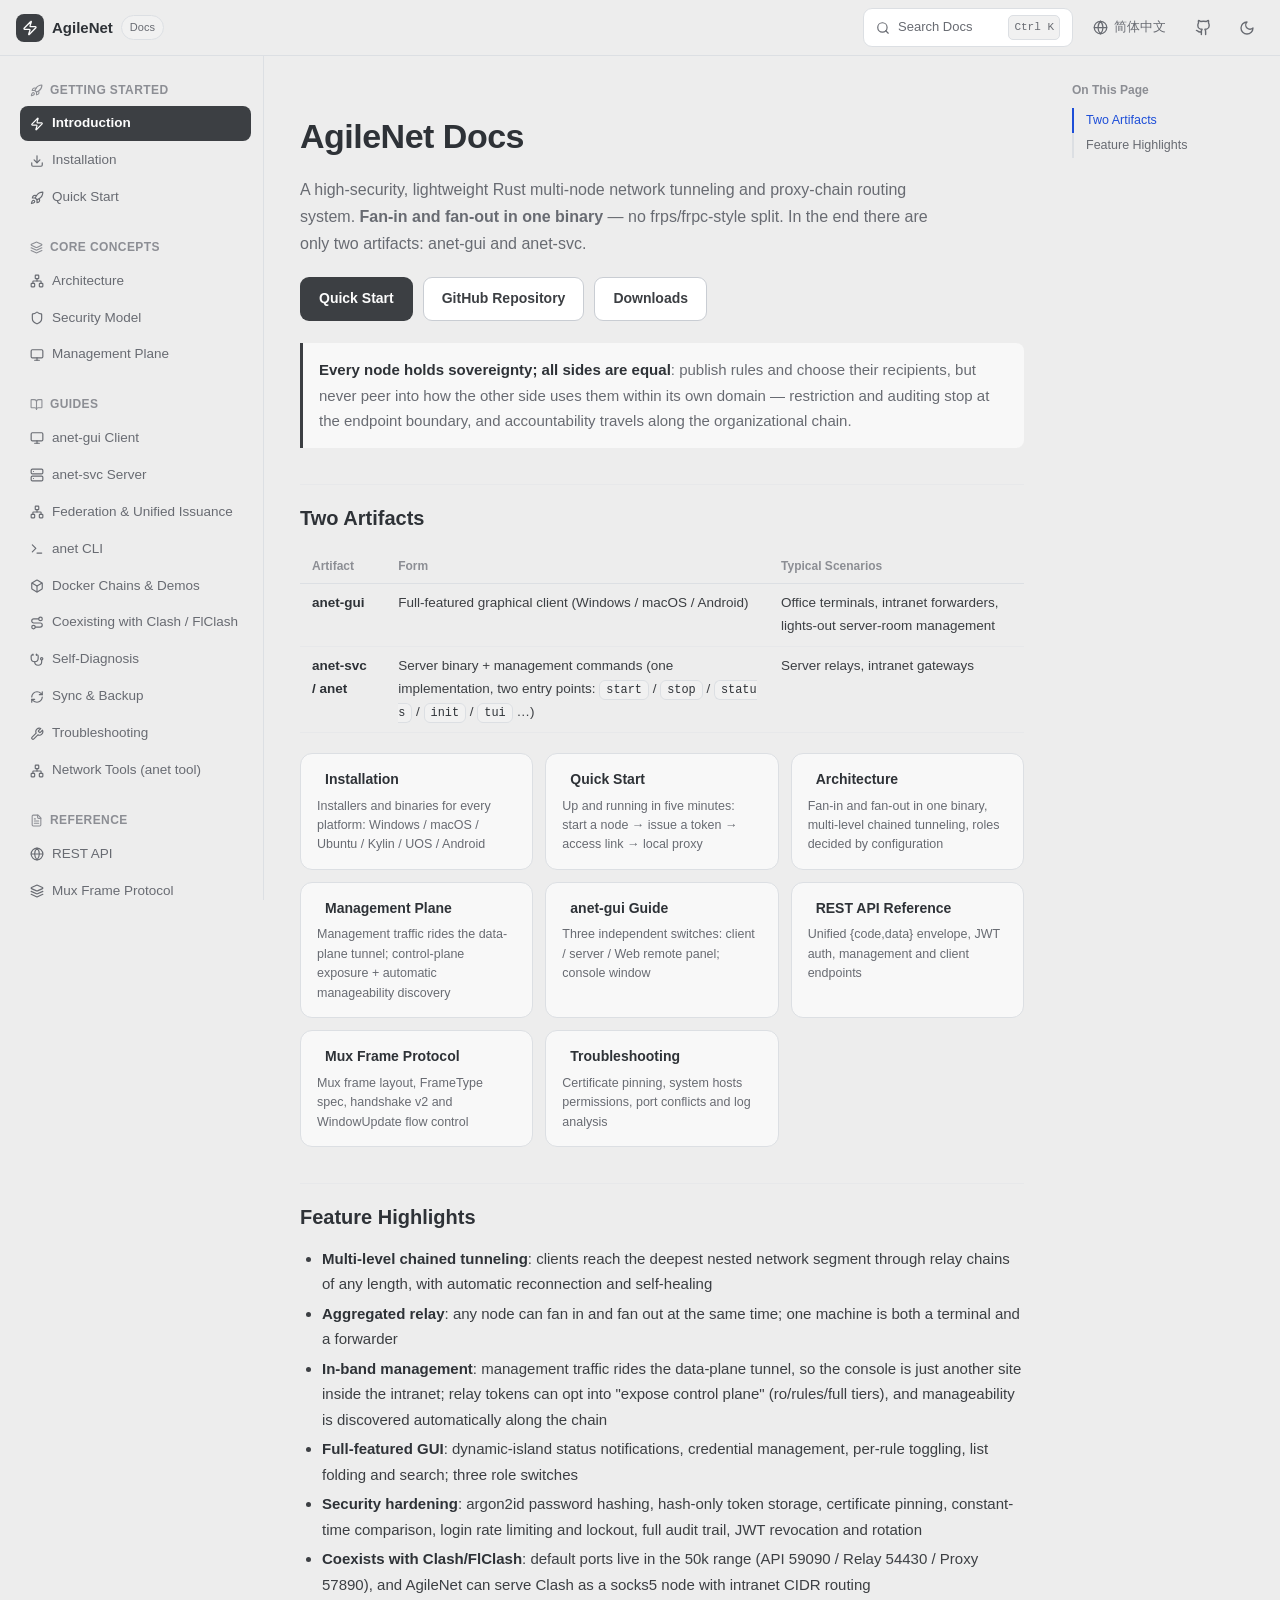
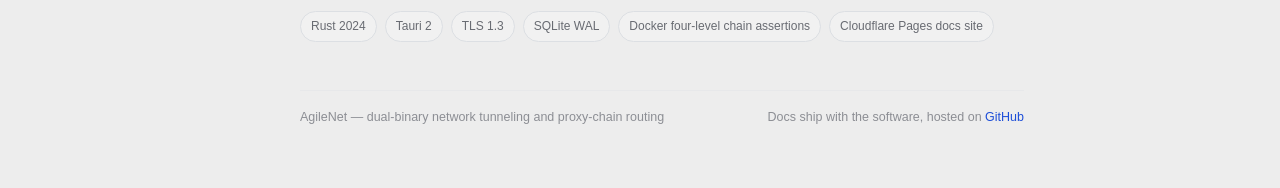
<file: wiki/index.html>
<!DOCTYPE html>
<html lang="zh-CN">
<head>
<meta charset="UTF-8">
<meta name="viewport" content="width=device-width, initial-scale=1.0">
<title>AgileNet 文档</title>
<meta name="description" content="AgileNet — 高安全、轻量级的 Rust 多节点网络穿透与代理链路由系统。双产物 anet-gui / anet-svc 官方文档。">
<link rel="icon" href="data:image/svg+xml,<svg xmlns='http://www.w3.org/2000/svg' viewBox='0 0 24 24' fill='none' stroke='%233C3F43' stroke-width='2' stroke-linecap='round' stroke-linejoin='round'><path d='M4 14a1 1 0 0 1-.78-1.63l9.9-10.2a.5.5 0 0 1 .86.46l-1.92 6.02A1 1 0 0 0 13 10h7a1 1 0 0 1 .78 1.63l-9.9 10.2a.5.5 0 0 1-.86-.46l1.92-6.02A1 1 0 0 0 11 14z'/></svg>">
<link rel="stylesheet" href="assets/style.css">
</head>
<body>
<header class="topbar">
  <button class="tb-icon-btn" id="btn-menu" data-i18n-title="ui.menu" aria-label="目录"><i data-ic="menu" data-sz="18"></i></button>
  <a class="brand" href="#/">
    <span class="brand-logo"><i data-ic="zap" data-sz="16"></i></span>
    <span class="brand-name">AgileNet</span>
    <span class="brand-tag" data-i18n="ui.brandTag">文档</span>
  </a>
  <div class="tb-spacer"></div>
  <button class="search-btn" id="btn-search">
    <i data-ic="search" data-sz="14"></i><span data-i18n="ui.searchBtn">搜索文档</span><kbd>Ctrl K</kbd>
  </button>
  <button class="lang-btn" id="btn-lang" data-i18n-title="ui.lang" aria-label="切换语言">
    <i data-ic="globe" data-sz="15"></i><span id="btn-lang-label">English</span>
  </button>
  <a class="tb-icon-btn" href="https://github.com/icen-ai/agile-net" target="_blank" rel="noopener" aria-label="GitHub"><i data-ic="github" data-sz="17"></i></a>
  <button class="tb-icon-btn" id="btn-theme" data-i18n-title="ui.theme" aria-label="切换主题"></button>
</header>

<div class="layout">
  <aside class="sidebar" id="sidebar">
    <nav id="nav"></nav>
    <div class="sidebar-foot">
      <a href="https://github.com/icen-ai/agile-net" target="_blank" rel="noopener"><i data-ic="github" data-sz="13"></i> icen-ai/agile-net</a>
      <a href="https://github.com/icen-ai/agile-net/releases" target="_blank" rel="noopener"><i data-ic="download" data-sz="13"></i> <span data-i18n="ui.releases">下载发布版</span></a>
    </div>
  </aside>
  <div class="sidebar-mask" id="sidebar-mask"></div>

  <main class="main">
    <article class="content" id="content"></article>
    <footer class="footer">
      <span data-i18n="ui.footerTag">AgileNet — 双产物网络穿透与代理链路由系统</span>
      <span><span data-i18n="ui.footerHosted">文档与软件同源，托管于</span> <a href="https://github.com/icen-ai/agile-net" target="_blank" rel="noopener">GitHub</a></span>
    </footer>
  </main>

  <aside class="toc" id="toc"></aside>
</div>

<!-- 搜索面板 -->
<div class="search-mask" id="search-mask" style="display:none">
  <div class="search-panel">
    <div class="search-input-row">
      <i data-ic="search" data-sz="15"></i>
      <input id="search-input" data-i18n-ph="ui.searchPh" placeholder="搜索文档内容…" autocomplete="off">
      <kbd>ESC</kbd>
    </div>
    <div class="search-results" id="search-results"></div>
  </div>
</div>

<script src="assets/icons.js"></script>
<script src="assets/agi18n.js"></script>
<script src="assets/wikilang.js"></script>
<script src="assets/marked.min.js"></script>
<script src="assets/app.js"></script>
</body>
</html>
</file>
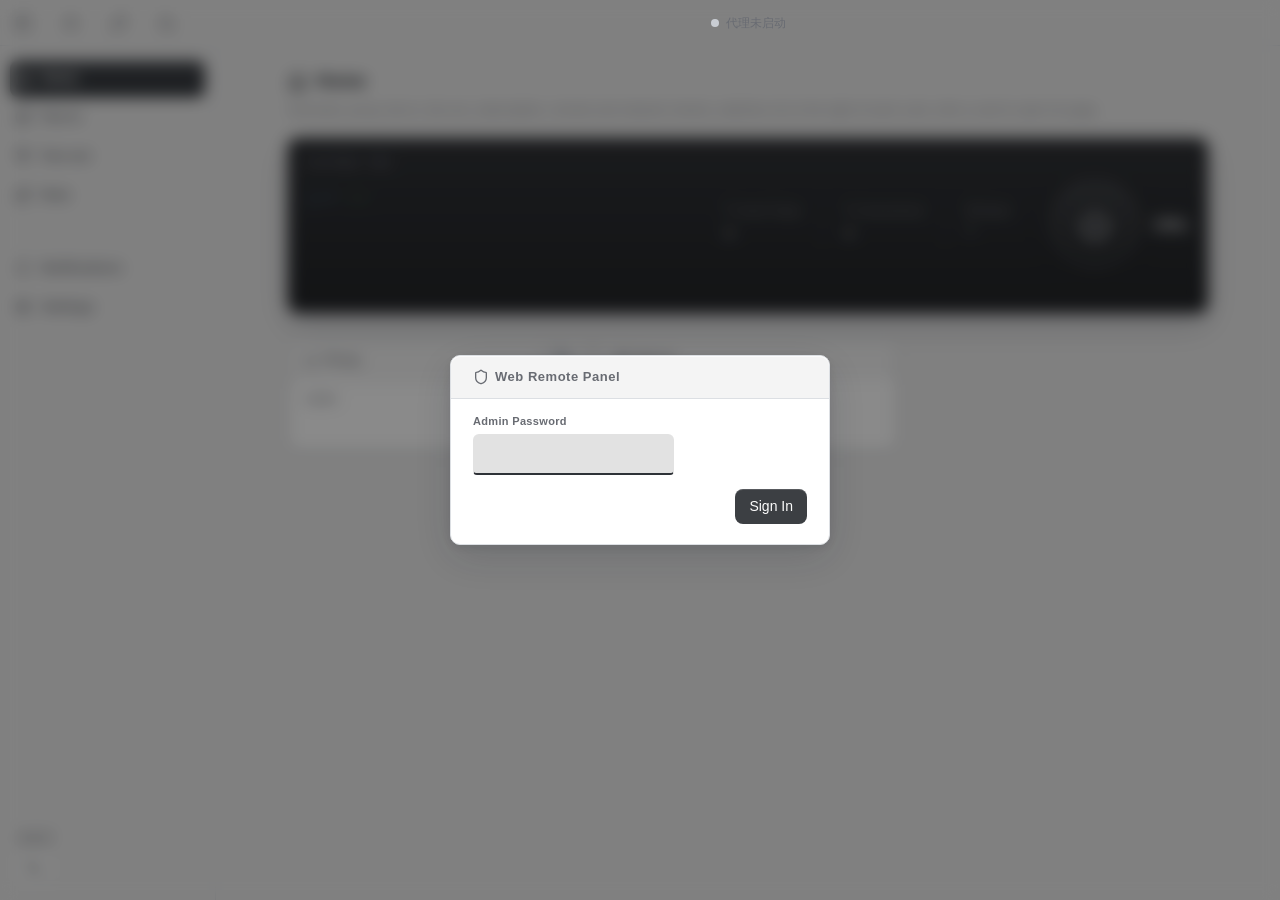
<file: apps/desktop/ui/index.html>
<!DOCTYPE html>
<html lang="zh-CN">
<head>
<meta charset="UTF-8">
<meta name="viewport" content="width=device-width, initial-scale=1.0">
<title data-i18n="app.title">AgileNet 客户端</title>
<link rel="icon" href="data:image/svg+xml,<svg xmlns='http://www.w3.org/2000/svg' viewBox='0 0 24 24' fill='none' stroke='%233C3F43' stroke-width='2' stroke-linecap='round' stroke-linejoin='round'><path d='M4 14a1 1 0 0 1-.78-1.63l9.9-10.2a.5.5 0 0 1 .86.46l-1.92 6.02A1 1 0 0 0 13 10h7a1 1 0 0 1 .78 1.63l-9.9 10.2a.5.5 0 0 1-.86-.46l1.92-6.02A1 1 0 0 0 11 14z'/></svg>">
<link rel="stylesheet" href="tokens.css">
<link rel="stylesheet" href="components.css">
<link rel="stylesheet" href="style.css">
<style>
/* ===== Dashboard hero: dark instrument master card (approved content-surface v2; fixed dark palette in both themes via --mast-* tokens) =====
   Layout: left rate readout + chart / center stat wall (horizontal cells, hairline dividers) / right master power switch;
   off state (proxy stopped) dims the data zones, the power key stays full-contrast; narrow-screen reflow at the bottom. */
#hero-card { background: var(--mast-bg); border: 1px solid var(--mast-border); box-shadow: inset 0 1px 0 var(--mast-hi), var(--shadow-2); color: var(--mast-text); --chart-grid: rgba(255,255,255,.14); }
#hero-card:hover { transform: none; border-color: var(--mast-border); box-shadow: inset 0 1px 0 var(--mast-hi), var(--shadow-2); }
.hero-left, .hero-stats { transition: opacity .25s; }
#hero-card.off .hero-left, #hero-card.off .hero-stats { opacity: .3; }
.hero-stats { display: flex; gap: 0; flex-shrink: 0; align-items: stretch; }
.hstat { display: flex; flex-direction: column; gap: 1px; min-width: 0; padding: 2px 20px; border-left: 1px solid var(--mast-div); }
.hstat:first-child { border-left: none; padding-left: 0; }
.hstat-l { display: inline-flex; align-items: center; gap: 4px; font-size: 10.5px; letter-spacing: .08em; color: var(--mast-dim2); white-space: nowrap; overflow: hidden; text-overflow: ellipsis; }
.hstat-v { font-family: ui-monospace, Consolas, monospace; font-size: 21px; font-weight: 600; line-height: 1.3; color: var(--mast-text); font-variant-numeric: tabular-nums; white-space: nowrap; overflow: hidden; text-overflow: ellipsis; max-width: 100%; }
.hstat-s { font-size: 10px; color: var(--mast-faint); font-variant-numeric: tabular-nums; white-space: nowrap; overflow: hidden; text-overflow: ellipsis; max-width: 100%; }
/* Silk label above the rate readout (instrument-panel lettering) */
.hero-silk { font-size: 10px; letter-spacing: .1em; font-weight: 600; color: var(--mast-faint); }
#hero-card .empty-t { color: var(--mast-dim); }
#hero-power-state { color: var(--mast-text); }
#hero-card .hint { color: var(--mast-dim); }
/* Master power key: dark machined key at rest; running = inverted white key + white breathing ring */
#hero-card .power-btn { background: var(--mast-btn-bg); border: 2px solid var(--mast-btn-border); color: var(--mast-btn-text); box-shadow: inset 0 1px 0 var(--mast-hi), 0 2px 6px rgba(0,0,0,.35); }
#hero-card .power-btn:hover { background: var(--mast-btn-bg); filter: brightness(1.1); transform: scale(1.03); }
#hero-card .power-btn.on { background: var(--mast-on-bg); border-color: rgba(255,255,255,.5); color: var(--mast-on-text); box-shadow: 0 0 0 6px var(--mast-on-ring), 0 0 26px var(--mast-on-glow), inset 0 1px 0 rgba(255,255,255,.8); animation: hero-power-breathe 2s ease-out infinite; }
@keyframes hero-power-breathe {
  0% { box-shadow: 0 0 0 6px var(--mast-on-ring), 0 0 26px var(--mast-on-glow), inset 0 1px 0 rgba(255,255,255,.8), 0 0 0 0 rgba(255,255,255,.25); }
  70%, 100% { box-shadow: 0 0 0 6px var(--mast-on-ring), 0 0 26px var(--mast-on-glow), inset 0 1px 0 rgba(255,255,255,.8), 0 0 0 14px rgba(255,255,255,0); }
}
@media (max-width: 860px) {
  /* Stat wall wraps below the chart, evenly spread in one row (stays one row of three even ≤720px) */
  #hero-card .hero-stats { order: 3; flex-basis: 100%; min-width: 0; }
  #hero-card .hstat { flex: 1; padding: 2px 12px; }
}
@media (max-width: 720px) {
  #hero-card .power-btn { width: 64px; height: 64px; }
  #hero-card .power-btn .ic { width: 24px; height: 24px; }
}
</style>
</head>
<body>
<!-- Unified titlebar (frameless window: left drag region + right window controls; Dynamic Island centered) -->
<header class="titlebar">
  <div class="tb-drag" data-tauri-drag-region>
    <button id="btn-collapse" class="tb-icon" title="收起 / 展开菜单" data-i18n-title="menu.collapse"><i data-ic="panel-left" data-sz="16"></i></button>
    <button id="btn-more" class="tb-icon" title="更多" data-i18n-title="menu.more"><i data-ic="menu" data-sz="16"></i></button>
    <button id="btn-agimport" class="tb-icon" title="导入链接 / 凭据" data-i18n-title="import.head"><i data-ic="link" data-sz="16"></i></button>
    <button id="btn-scan" class="tb-icon mobile-only" title="扫一扫" data-i18n-title="menu.scan"><i data-ic="scan-line" data-sz="16"></i></button>
    <button id="btn-admin" class="tb-icon disabled" title="管理端点" data-i18n-title="menu.admin"><i data-ic="fingerprint" data-sz="16"></i></button>
    <button id="btn-agent" class="tb-icon" title="网络助手" data-i18n-title="agent.title"><i data-ic="sparkles" data-sz="16"></i></button>
    <button id="btn-theme" class="tb-icon" title="切换主题" data-i18n-title="menu.theme"><i data-ic="moon" data-sz="16"></i></button>
    <span class="tb-spacer"></span>
  </div>
  <!-- Admin console entry (local server always first, rest sorted by name; icon grayed when no manageable endpoints) -->
  <div class="more-menu" id="admin-menu" style="display:none;left:80px"></div>
  <!-- More menu (docs / Issue / check update / about) -->
  <div class="more-menu" id="more-menu" style="display:none">
    <button data-more="docs"><i data-ic="book-open" data-sz="14"></i><span data-i18n="menu.docs">文档</span></button>
    <button data-more="issue"><i data-ic="circle-dot" data-sz="14"></i>Issue</button>
    <button data-more="update"><i data-ic="refresh-cw" data-sz="14"></i><span data-i18n="menu.update">检查更新</span></button>
    <div class="more-sep"></div>
    <button data-more="about"><i data-ic="info" data-sz="14"></i><span data-i18n="menu.about">关于</span></button>
  </div>
  <!-- Dynamic Island: status summary + notification popups + expandable details on network anomalies -->
  <div class="island" id="island">
    <div class="island-bar" id="island-bar">
      <span class="dot off" id="proxy-dot"></span><span id="proxy-text">代理未启动</span><span class="island-chev" id="island-chev"><i data-ic="chevron-down" data-sz="12"></i></span>
    </div>
    <div class="island-msg" id="island-msg"></div>
    <div class="island-detail" id="island-detail"></div>
  </div>
  <div class="tb-controls">
    <button id="tb-min" title="最小化" data-i18n-title="menu.min"><i data-ic="minus" data-sz="15"></i></button>
    <button id="tb-max" title="最大化 / 还原" data-i18n-title="menu.max"><i data-ic="square" data-sz="12"></i></button>
    <button id="tb-close" class="close" title="关闭（最小化到托盘）" data-i18n-title="menu.closeWin"><i data-ic="x" data-sz="16"></i></button>
  </div>
</header>

<div class="shell">
  <aside class="sidebar">
    <div id="nav-client">
      <div class="nav-item active" data-view="connect"><i data-ic="home"></i><span class="nav-label" data-i18n="menu.home">首页</span></div>
      <div class="nav-item" data-view="nodes"><i data-ic="orbit"></i><span class="nav-label" data-i18n="term.fanin">扇入</span></div>
      <div class="nav-item" data-view="upstreams"><i data-ic="git-fork"></i><span class="nav-label" data-i18n="term.fanout">扇出</span></div>
      <div class="nav-item" data-view="routes"><i data-ic="route"></i><span class="nav-label" data-i18n="term.rule">规则</span></div>
      <div class="nav-sep"></div>
      <div class="nav-item sub-feature" data-view="subscription" style="display:none"><i data-ic="satellite"></i><span class="nav-label" data-i18n="term.subscription">订阅</span></div>
      <div class="nav-item sub-feature" data-view="proxy" style="display:none"><i data-ic="earth"></i><span class="nav-label" data-i18n="term.proxyNode">代理节点</span></div>
      <div class="nav-sep"></div>
      <div class="nav-item" data-view="logs"><i data-ic="scroll-text"></i><span class="nav-label" data-i18n="term.logs">日志</span></div>
      <div class="nav-item" data-view="notify"><i data-ic="bell"></i><span class="nav-label" data-i18n="menu.notify">通知</span><span class="nav-badge" id="nav-notify-badge" hidden></span></div>
      <div class="nav-item" data-view="settings"><i data-ic="settings"></i><span class="nav-label" data-i18n="menu.settings">设置</span></div>
    </div>
    <!-- Sidebar footer status: subscription kernel live rates (shows 「未运行」 when not running) + proxy status small text; driven by 2s polling, all writes via change detection -->
    <div class="side-foot" id="side-foot">
      <div class="side-foot-rate">
        <span class="up" id="sf-up" style="display:none">0 B/s</span>
        <span class="down" id="sf-down" style="display:none">0 B/s</span>
        <span id="sf-idle">未运行</span>
      </div>
      <div class="side-foot-tools">
        <button class="ghost small icon-btn" id="btn-phone-qr" title="手机同步" data-i18n-title="menu.phoneQr"><i data-ic="monitor-smartphone" data-sz="14"></i></button>
      </div>
    </div>
    <div id="nav-admin" style="display:none">
      <div class="nav-item" id="nav-admin-back"><i data-ic="user"></i><span class="nav-label" data-i18n="menu.backClient">返回客户端</span></div>
      <div class="nav-sep"></div>
      <div class="nav-item active" data-aview="dashboard"><i data-ic="layout-dashboard"></i><span class="nav-label" data-i18n="menu.home">首页</span></div>
      <div class="nav-item" data-aview="groups"><i data-ic="shield"></i><span class="nav-label" data-i18n="menu.groups">权限</span></div>
      <div class="nav-item" data-aview="rules"><i data-ic="route"></i><span class="nav-label" data-i18n="term.rule">规则</span></div>
      <div class="nav-sep"></div>
      <div class="nav-item" data-aview="fanin"><i data-ic="orbit"></i><span class="nav-label" data-i18n="term.fanin">扇入</span></div>
      <div class="nav-item" data-aview="connectors"><i data-ic="git-fork"></i><span class="nav-label" data-i18n="term.fanout">扇出</span></div>
      <div class="nav-item" data-aview="devices"><i data-ic="monitor-smartphone"></i><span class="nav-label" data-i18n="menu.devices">设备</span></div>
      <div class="nav-item" data-aview="approvals"><i data-ic="stamp"></i><span class="nav-label" data-i18n="menu.approvals">审批</span></div>
      <div class="nav-item" data-aview="topo"><i data-ic="earth"></i><span class="nav-label" data-i18n="menu.topo">拓扑</span></div>
      <div class="nav-item" data-aview="audit"><i data-ic="scroll-text"></i><span class="nav-label" data-i18n="menu.audit">审计</span></div>
      <div class="nav-sep"></div>
      <div class="nav-item" data-aview="settings"><i data-ic="settings"></i><span class="nav-label" data-i18n="menu.settings">设置</span></div>
    </div>
  </aside>

  <main class="content">
    <!-- Global banner shown when client role is off -->
    <div id="role-banner" class="net-banner" style="display:none"><i data-ic="info" data-sz="14"></i><span data-i18n="home.roleBanner">扇入已停用：下游连接与本地代理均已关闭，可在首页重新开启</span></div>
    <!-- Home: runtime overview dashboard (proxy / fan-in / fan-out / subscription / remote / network check; first-connect onboarding) -->
    <section class="view" id="view-connect">
      <div class="page-title"><i data-ic="home" data-sz="19"></i><span data-i18n="menu.home">首页</span></div>
      <div class="page-desc" data-i18n="home.desc">运行概览：代理 / 扇入 / 扇出 / 订阅 / 远程与网络检测；开关在卡片右侧，点卡片进入对应页面</div>

      <!-- Dashboard hero card: left rate readout + chart / center summary column (today's usage · active conns · current mode, stacked) / right proxy master switch.
           Rates and traffic come only from the subscription kernel data source (anet proxy traffic has no counters, no faking); number roll via .odo component (driven by odoSet);
           narrow-screen reflow in head style block (≤860px summary wraps into even row, ≤720px switch shrinks to 64px) -->
      <div class="card" id="hero-card" style="display:flex;align-items:center;gap:20px;flex-wrap:wrap">
        <!-- Left: silk label + rate readout row (large down / small up on same line) + dual-series chart (min-width:0 prevents squeezing the stat wall) -->
        <div class="hero-left" style="flex:1;min-width:0;display:flex;flex-direction:column;gap:6px">
          <span class="hero-silk" data-i18n="home.rateSilk">实时速率 · 60S</span>
          <div style="display:flex;align-items:baseline;gap:16px">
            <span style="font-size:24px;font-weight:600;color:var(--chart-down);font-variant-numeric:tabular-nums;white-space:nowrap">↓&nbsp;<span class="odo" id="hero-rate-down">-</span></span>
            <span style="font-size:16px;color:var(--chart-up);font-variant-numeric:tabular-nums;white-space:nowrap">↑&nbsp;<span class="odo" id="hero-rate-up">-</span></span>
          </div>
          <div id="hero-chart" style="height:76px;min-width:0"></div>
          <div class="empty-state" id="hero-chart-empty" style="display:none;padding:18px 20px">
            <div class="empty-t" style="margin-top:0" data-i18n="home.chartEmpty">订阅内核未运行，暂无速率数据</div>
          </div>
        </div>
        <!-- Center: summary column (stacked: icon+label on top, tabular large value below; right-aligned) -->
        <div class="hero-stats">
          <div class="hstat">
            <span class="hstat-l"><i data-ic="gauge" data-sz="11"></i><span data-i18n="home.todayUsed">今日已用</span></span>
            <span class="hstat-v odo" id="hero-traffic">-</span>
            <span class="hstat-s" id="hero-traffic-split"></span>
          </div>
          <div class="hstat">
            <span class="hstat-l"><i data-ic="activity" data-sz="11"></i><span data-i18n="home.activeConns">活跃连接</span></span>
            <span class="hstat-v odo" id="hero-conns">-</span>
            <span class="hstat-s" id="hero-conns-src"></span>
          </div>
          <div class="hstat">
            <span class="hstat-l"><i data-ic="route" data-sz="11"></i><span data-i18n="home.curMode">当前模式</span></span>
            <span class="hstat-v" id="hero-mode" style="font-size:14px">-</span>
          </div>
        </div>
        <!-- Right: proxy master switch + side state block (status line + one-time hint) -->
        <div style="display:flex;align-items:center;gap:14px;flex-shrink:0">
          <button id="btn-power" class="power-btn" title="代理总开关" data-i18n-title="home.powerTitle"><i data-ic="power" data-sz="32"></i></button>
          <div style="display:flex;flex-direction:column;gap:2px;max-width:150px">
            <div id="hero-power-state" style="font-size:12px;font-weight:600">已停止</div>
            <div class="hint" id="hero-power-hint" style="margin-top:0;display:none;font-size:10px"></div>
          </div>
        </div>
      </div>

      <!-- Role overview bar: compact status of the 4 roles (click a role to jump to its toggle) -->
      <div class="role-bar" id="hero-roles"></div>

      <!-- Onboarding checklist (makes first-success path explicit: activate subscription → add subscription → enable local proxy → egress probe success;
           all four steps done → fade out after 5s and record ag_ob_done; 「不再显示」 records ag_ob_dismissed; any flag set → don't render) -->
      <div class="card" id="ob-card" style="display:none">
        <h3><i data-ic="rocket"></i><span id="ob-title">新手检查单</span>
          <span class="h3-tools"><button class="ghost small" id="ob-dismiss" data-i18n="home.obDismiss">不再显示</button></span>
        </h3>
        <div class="role-list" id="ob-list"></div>
      </div>

      <!-- Empty state onboarding (shown when no nodes connected) -->
      <div id="onboarding" class="hero" style="display:none">
        <div class="hero-logo"><i data-ic="zap" data-sz="30"></i></div>
        <h1 data-i18n="home.welcome">欢迎使用 AgileNet</h1>
        <p class="hero-sub" data-i18n="home.heroSub">企业级网络穿透与代理链路由 · 三步接入您的内网</p>
        <div class="hero-steps">
          <div class="hero-step"><span class="num">1</span><span data-i18n="home.step1a">向管理员索取</span><b data-i18n="home.step1b">接入链接</b><br><span class="dim">(anet://connect?...)</span></div>
          <div class="hero-step"><span class="num">2</span><span data-i18n="home.step2a">粘贴到下方</span><b data-i18n="home.step2b">一键连接</b></div>
          <div class="hero-step"><span class="num">3</span><span data-i18n="home.step3a">启动</span><b data-i18n="home.step3b">代理</b><span data-i18n="home.step3c">即可访问内网</span></div>
        </div>
        <div class="hero-input">
          <input id="connect-url-hero" class="mono" placeholder="粘贴接入链接 anet://connect?..." data-i18n-ph="home.connectPh">
          <button id="btn-import-hero" class="big"><i data-ic="rocket" data-sz="17"></i><span data-i18n="home.connectBtn">一键接入</span></button>
        </div>
        <div class="hero-alt"><span data-i18n="home.or">或</span> <a href="javascript:void(0)" id="link-paste" data-i18n="common.pasteImport">从剪贴板导入</a> · <a href="javascript:void(0)" id="link-manual" data-i18n="home.manualFill">手动填写</a></div>
      </div>

      <!-- Dashboard card grid (style aligns with admin console overview; local-only cards hidden in Web remote panel) -->
      <div class="dash-grid" id="dash-grid">

        <!-- Proxy: system/local mode + port + on/off switch + system-proxy-conflict banner -->
        <div class="dcard" id="dc-proxy">
          <div class="dc-head"><i data-ic="power" data-sz="15"></i><span data-i18n="term.proxy">代理</span> <span id="d-proxy-badge"></span>
            <label class="switch dc-switch"><input type="checkbox" id="d-proxy"><span class="slider"></span></label>
          </div>
          <div class="group-tabs" id="proxy-mode" style="margin-bottom:0">
            <button class="group-tab" data-proxy-mode="system" data-i18n="home.modeSystem">系统代理</button>
            <button class="group-tab" data-proxy-mode="local" data-i18n="home.modeLocal">本地代理</button>
          </div>
          <!-- TUN live state (replaces the tabs above while active; managed on the subscription page) -->
          <div id="proxy-tun-live" style="display:none;align-items:center;gap:6px;padding:4px 0 2px">
            <span class="badge b-ok">TUN</span>
            <span class="hint inline" style="margin:0" data-i18n="tun.liveOn">虚拟网卡接管中</span>
            <button class="ghost small" id="btn-tun-goto" data-i18n="tun.manage">管理</button>
          </div>
          <div class="dc-kv"><span class="k" data-i18n="common.listen">监听</span><span id="d-proxy-addr" class="v2"></span></div>
          <div class="hint" id="proxy-hint" style="margin-top:0"></div>
          <div class="net-banner" id="sysproxy-banner" style="display:none;margin-top:0">
            <i data-ic="triangle-alert" data-sz="14"></i><span id="sysproxy-banner-text">系统代理已被外部修改</span>
            <button class="ghost small" id="btn-sysproxy-reclaim" style="margin-left:auto" data-i18n="sysproxy.reclaim">收回</button>
          </div>
        </div>

        <!-- Fan-in: client role switch + connected/saved counts + saved-node mini rows (click card to open fan-in page) -->
        <div class="dcard" id="dc-fanin" data-goto="nodes">
          <div class="dc-head"><i data-ic="orbit" data-sz="15"></i><span data-i18n="term.fanin">扇入</span> <span id="d-fanin-off" style="display:none"><span class="badge b-off" data-i18n="home.faninOff">已停用</span></span>
            <span class="dc-goto"><i data-ic="chevron-right" data-sz="13"></i></span>
            <label class="switch dc-switch local-only"><input type="checkbox" id="r-client" checked><span class="slider"></span></label>
          </div>
          <div class="dc-val" id="d-fanin-val">-</div>
          <div class="dc-sub" id="d-fanin-sub">扇入加载中…</div>
          <div class="mini-rows" id="d-fanin-mini" style="display:none"></div>
          <div class="dc-tf" id="d-fanin-tf" style="display:none"></div>
          <div class="dc-spark" id="d-fanin-spark" style="display:none"></div>
        </div>

        <!-- Fan-out: listen switch + connected count + API/Relay address summary (click card to open fan-out page; server role is Beta lab) -->
        <div class="dcard local-only" id="dc-fanout" data-goto="upstreams">
          <div class="dc-head"><i data-ic="git-fork" data-sz="15"></i><span data-i18n="term.fanout">扇出</span> <span class="badge-beta">Beta</span> <span id="d-server-badge"></span>
            <span class="dc-goto"><i data-ic="chevron-right" data-sz="13"></i></span>
            <label class="switch dc-switch"><input type="checkbox" id="d-server"><span class="slider"></span></label>
          </div>
          <div class="dc-val" id="d-fanout-val">-</div>
          <div class="dc-sub" id="d-fanout-sub">扇出监听状态加载中…</div>
        </div>

        <!-- Subscription: kernel switch + active subscription/node count + current node latency; shows guide state when feature not activated -->
        <div class="dcard local-only" id="dc-sub" data-goto="subscription">
          <div class="dc-head"><i data-ic="satellite" data-sz="15"></i><span data-i18n="term.subscription">订阅</span> <span id="d-sub-badge"></span>
            <span class="dc-goto"><i data-ic="chevron-right" data-sz="13"></i></span>
            <label class="switch dc-switch" id="d-sub-switch"><input type="checkbox" id="d-sub"><span class="slider"></span></label>
          </div>
          <div id="d-sub-body">
            <div class="dc-val" id="d-sub-val">-</div>
            <div class="dc-sub" id="d-sub-sub">订阅加载中…</div>
            <div class="dc-tf" id="d-sub-tf" style="display:none"></div>
            <div class="dc-spark" id="d-sub-spark" style="display:none"></div>
          </div>
          <div id="d-sub-guide" style="display:none">
            <div class="dc-sub" data-i18n="home.subGuide1">订阅代理（mihomo 内核）未启用</div>
            <div class="dc-sub" data-i18n="home.subGuide2">到「设置 → 订阅内核」安装内核并激活，即可导入 Clash 系订阅</div>
          </div>
        </div>

        <!-- Remote: Web remote panel switch + listen address (migrated from former web-panel) -->
        <div class="dcard local-only" id="dc-web">
          <div class="dc-head"><i data-ic="monitor" data-sz="15"></i><span data-i18n="home.remote">远程</span> <span class="ahelp"><i data-ic="badge-question-mark" data-sz="13"></i><span class="ahelp-tip" data-i18n="home.remoteTip">Web 远程面：把本机管理界面经 HTTP 暴露（默认仅 127.0.0.1，须先设管理密码）</span></span>
            <label class="switch dc-switch"><input type="checkbox" id="r-web"><span class="slider"></span></label>
          </div>
          <div id="web-panel" style="display:none">
            <div class="dc-kv"><span class="k" data-i18n="home.listenAddr">监听地址</span><span id="web-listen" class="v2"></span></div>
            <div class="hint" id="web-status" style="margin-top:4px"></div>
          </div>
        </div>

        <!-- Network check: egress IP + text geolocation + LAN IP + manual refresh -->
        <div class="dcard local-only" id="dc-net">
          <div class="dc-head"><i data-ic="activity" data-sz="15"></i><span data-i18n="home.netCheck">网络检测</span>
            <span class="h3-tools"><button class="ghost small icon-btn" id="btn-net-refresh" title="重新探测" data-i18n-title="home.reprobe"><i data-ic="refresh-cw" data-sz="13"></i></button></span>
          </div>
          <div class="dc-ip-row"><span class="dc-val mono" id="d-net-ip">探测中…</span><button class="ghost small icon-btn" id="btn-net-copy" title="复制出口 IP" data-i18n-title="home.copyIp"><i data-ic="copy" data-sz="13"></i></button></div>
          <div class="dc-sub" id="d-net-geo"></div>
          <div class="dc-kv"><span class="k" data-i18n="home.lanIp">内网 IP</span><span class="mono v2" id="d-net-lan">-</span></div>
        </div>

      </div>

    </section>

    <!-- Fan-out: local embedded endpoint acts as fan-out side connecting to target endpoints (route re-advertise; multi-target fan-out/DR) -->
    <section class="view" id="view-upstreams" hidden>
      <div class="page-title"><i data-ic="git-fork" data-sz="19"></i><span data-i18n="term.fanout">扇出</span></div>
      <div class="page-desc" data-i18n="fanout.desc">内嵌端点作为扇出方连接目标端点（多目标扇出/容灾）；客户端隧道规则将转售给扇入端点。需扇出监听开启后生效，变更即热生效</div>
      <div class="agtabs" id="fo-tabs">
        <div class="agtabs-pill">
          <button class="agtab active" data-agtab="listen" data-i18n="common.listen">监听</button>
          <button class="agtab" data-agtab="conn" data-i18n="fanout.tabConn">连接</button>
          <button class="agtab" data-agtab="issue" data-i18n="fanout.tabIssue">签发</button>
        </div>
      </div>

      <!-- Fan-out listen (the fan-out capability itself): embedded full endpoint — Beta lab (will be paid, free during Beta) -->
      <div data-agpanel="listen">
        <div class="card beta-card">
          <div class="beta-head">
            <span class="badge-beta">Beta</span>
            <span class="beta-note" data-i18n="fanout.betaNote">实验区 · Beta 期间限时免费，正式版将纳入付费计划</span>
          </div>
          <div class="role-list">
            <div class="role-row">
              <div class="role-info"><b><span data-i18n="fanout.listenRole">扇出监听（服务端角色）</span> <span class="ahelp"><i data-ic="badge-question-mark" data-sz="13"></i><span class="ahelp-tip" data-i18n="fanout.listenTip">内嵌完整端点（Relay / 规则 / 权限组 / 审计），本机可作为转发机或留守管理端</span></span></b></div>
              <label class="switch"><input type="checkbox" id="r-server"><span class="slider"></span></label>
            </div>
            <div id="server-panel" style="display:none">
              <div class="kv"><span class="k" data-i18n="fanout.adminApi">管理 API</span><span class="mono" id="sv-api">-</span></div>
              <div class="kv"><span class="k" data-i18n="fanout.relayListen">Relay 监听</span><span class="mono" id="sv-relay">-</span></div>
              <div class="kv"><span class="k" data-i18n="fanout.certFp">证书指纹</span><span class="mono fp-val" id="sv-fp">-</span>
                <button class="ghost small icon-btn" id="btn-fp-copy" data-i18n-title="common.copy" title="复制"><i data-ic="copy" data-sz="13"></i></button>
              </div>
              <div class="kv"><span class="k"><span data-i18n="fanout.publicHost">对外地址</span> <span class="ahelp"><i data-ic="badge-question-mark" data-sz="13"></i><span class="ahelp-tip" data-i18n="fanout.publicHostTip">接入链接与隧道端点对外展示的地址（公网 IP 或域名），留空 = 127.0.0.1；保存即生效，无需重启</span></span></span>
                <input id="sv-pubhost" class="mono" style="width:280px" data-i18n-ph="fanout.publicHostPh" placeholder="留空 = 127.0.0.1">
                <button class="ghost small" id="btn-pubhost-save" data-i18n="common.save">保存</button>
              </div>
              <div class="row" style="margin-top:8px">
                <button id="btn-open-console" class="ghost small"><i data-ic="external-link" data-sz="13"></i> <span data-i18n="fanout.openConsole">打开控制台（规则 / 权限组 / 审计）</span></button>
              </div>
            </div>
            <div class="role-row beta-soon">
              <div class="role-info"><b><span data-i18n="fanout.quota">Relay 接入凭据配额 · 带机量限制</span> <span class="badge-soon" data-i18n="common.comingSoon">敬请期待</span></b>
                <span class="hint" data-i18n="fanout.quotaHint">按套餐限制单节点可签发的 Relay Token 数量与并发接入数（详见产品计划）</span>
              </div>
            </div>
            <div class="role-row">
              <div class="role-info"><b><span data-i18n="fanout.federation">企业联邦对接（节点连节点）</span></b>
                <span class="hint" data-i18n="fanout.federationHint">扇出连接内勾选「上送权限组」，对端控制台扇入页即可一键采纳并授权给消费者（签发权留在资源主）</span>
              </div>
            </div>
          </div>
        </div>
      </div>

      <!-- Fan-out connections: list + create/edit modal -->
      <div data-agpanel="conn" hidden>
        <div class="card">
          <h3><i data-ic="git-fork"></i><span data-i18n="fanout.connList">扇出连接</span>
            <span class="h3-tools"><span id="pulse-fanout"></span></span>
          </h3>
          <div class="row" style="margin-bottom:12px;justify-content:flex-end">
            <button id="btn-fo-add" class="small"><i data-ic="plus" data-sz="13"></i> <span data-i18n="fanout.addConn">添加扇出连接</span></button>
          </div>
          <div id="fo-list"><div class="empty">尚未配置扇出连接</div></div>
        </div>
      </div>

      <!-- Unified issuance: delegated tokens (four-dimension dialog + issued list; embedded node admin REST) -->
      <div data-agpanel="issue" hidden>
        <div class="card">
          <h3><i data-ic="file-key"></i><span data-i18n="fanout.issuedList">已签发令牌</span>
            <span class="h3-tools"><span id="pulse-deleg"></span></span>
          </h3>
          <div class="row" style="margin-bottom:12px;justify-content:flex-end">
            <button id="btn-dt-add" class="small"><i data-ic="plus" data-sz="13"></i> <span data-i18n="fanout.issue">签发委托令牌</span></button>
          </div>
          <div id="dt-list"><div class="empty">尚未签发</div></div>
        </div>
      </div>
    </section>

    <!-- Fan-in (downstream): AgileNet endpoints this machine connects to — add / connect / consumption management -->
    <section class="view" id="view-nodes" hidden>
      <div class="page-title"><i data-ic="orbit" data-sz="19"></i><span data-i18n="term.fanin">扇入</span></div>
      <div class="page-desc" data-i18n="fanin.desc">下游连接的消费管理：以已保存扇入为主体，叠加实时状态</div>
      <div id="net-banner" class="net-banner" style="display:none"></div>

      <!-- Quick connect (import bar): 导入链接 + 手动连接（弹窗）+ .anet 文件 / 剪贴板 -->
      <div class="card" id="quick-card">
        <div class="row">
          <input id="connect-url" class="grow mono" placeholder="粘贴接入链接添加扇入 anet://connect?..." data-i18n-ph="fanin.connectPh">
          <button id="btn-import" data-i18n="fanin.import">导入链接</button>
          <button id="btn-manual" class="ghost" data-i18n="fanin.manualConnect">手动连接</button>
          <button id="btn-anet" class="ghost icon-btn" title="导入 .anet 凭据文件" data-i18n-title="fanin.importAnet"><i data-ic="file-key" data-sz="15"></i></button>
          <input type="file" id="anet-file-input" accept=".anet,application/json" style="display:none">
          <button id="btn-paste" class="ghost icon-btn" title="从剪贴板导入" data-i18n-title="common.pasteImport"><i data-ic="clipboard" data-sz="15"></i></button>
        </div>
      </div>

      <!-- Fan-in list (saved fan-ins as primary + live status; connect/disconnect/share/delete) -->
      <div class="card" id="creds-card">
        <h3><i data-ic="orbit"></i><span data-i18n="fanin.list">扇入列表</span>
          <span class="h3-tools">
            <span id="pulse-nodes"></span>
            <button class="ghost small icon-btn search-toggle" data-search="creds" title="搜索" data-i18n-title="common.search"><i data-ic="search" data-sz="13"></i></button>
          </span>
        </h3>
        <div class="list-search" id="search-creds" hidden><input placeholder="搜索名称 / 地址 / 状态" data-i18n-ph="fanin.searchPh"></div>
        <div id="creds-list"><div class="empty">尚未添加扇入</div></div>
      </div>
    </section>

    <!-- Rules: All (custom bypass/mapping + endpoint-pulled in one table) and Combos (group on/off); long table with sticky header + internal scroll -->
    <section class="view" id="view-routes" hidden>
      <div class="page-title"><i data-ic="route" data-sz="19"></i><span data-i18n="rules.title">路由规则</span></div>
      <div class="page-desc" data-i18n="rules.desc">放行/映射为本地自定义规则，优先级高于订阅与端点规则；组合 = 成组启停的规则集合；开关立即生效并本地记忆</div>
      <div class="agtabs" id="rl-tabs">
        <div class="agtabs-pill">
          <button class="agtab active" data-agtab="all" data-i18n="common.all">全部</button>
          <button class="agtab local-only" data-agtab="combo" data-i18n="rules.combo">组合</button>
        </div>
      </div>

      <!-- All: unified table (custom + pulled); toolbar = type filter chips + create buttons + search -->
      <div data-agpanel="all">
        <div class="card" id="rules-card">
          <h3><i data-ic="route"></i><span data-i18n="rules.effective">生效规则</span> <span class="ahelp"><i data-ic="badge-question-mark" data-sz="13"></i><span class="ahelp-tip" data-i18n="rules.effectiveTip">hosts 映射先改写解析；放行命中后直连或经订阅；两者优先级高于订阅与端点规则</span></span>
            <span class="h3-tools"><button class="ghost small icon-btn search-toggle" data-search="rules" title="搜索" data-i18n-title="common.search"><i data-ic="search" data-sz="13"></i></button></span>
          </h3>
          <div class="rl-toolbar">
            <div class="agtabs-pill" id="rl-filter">
              <button class="agtab active" data-rfilter="all" data-i18n="common.all">全部</button>
              <button class="agtab" data-rfilter="bypass" data-i18n="rules.bypass">放行</button>
              <button class="agtab" data-rfilter="host" data-i18n="rules.mapping">映射</button>
              <button class="agtab" data-rfilter="pulled" data-i18n="rules.pulled">拉取</button>
            </div>
            <span class="rl-tools">
              <button id="btn-add-bypass" class="small local-only"><i data-ic="plus" data-sz="13"></i> <span data-i18n="rules.bypass">放行</span></button>
              <button id="btn-add-host" class="small local-only"><i data-ic="plus" data-sz="13"></i> <span data-i18n="rules.mapping">映射</span></button>
            </span>
          </div>
          <div class="list-search" id="search-rules" hidden><input placeholder="搜索类型 / 匹配值 / 来源" data-i18n-ph="rules.searchPh"></div>
          <div class="table-scroll">
            <table id="rules-table"><thead><tr><th data-i18n="rules.colType">类型</th><th data-i18n="rules.colMatch">匹配值</th><th data-i18n="rules.colVia">方式</th><th data-i18n="rules.colSource">来源</th><th data-i18n="common.enable">启用</th><th data-i18n="common.action">操作</th></tr></thead><tbody id="rules-body"></tbody></table>
          </div>
        </div>
      </div>

      <!-- Combos: named rule sets (members = custom rules + pulled rules), toggled as a whole -->
      <div data-agpanel="combo" hidden>
        <div class="card">
          <h3><i data-ic="layers"></i><span data-i18n="rules.comboTitle">规则组合</span> <span class="ahelp"><i data-ic="badge-question-mark" data-sz="13"></i><span class="ahelp-tip" data-i18n="rules.comboTip">启用组合 = 成员规则全部生效（拉取成员自动取消暂停）；停用 = 拉取成员暂停，但被其他已启用组合覆盖的成员不动</span></span></h3>
          <div class="row" style="margin-bottom:12px;justify-content:flex-end">
            <button id="btn-add-combo" class="small"><i data-ic="plus" data-sz="13"></i> <span data-i18n="rules.comboAdd">新建组合</span></button>
          </div>
          <div id="combo-list"><div class="empty">尚未创建组合</div></div>
        </div>
      </div>
    </section>

    <!-- Subscription: subscription list management (single active selection) -->
    <section class="view" id="view-subscription" hidden>
      <div class="page-title"><i data-ic="satellite" data-sz="19"></i><span data-i18n="term.subscription">订阅</span></div>
      <div class="page-desc" data-i18n="sub.desc">导入 Clash 系订阅，无需第三方客户端；内核由应用托管（钉版本 SHA-256 校验）</div>

      <div class="card">
        <h3><i data-ic="power"></i><span data-i18n="sub.kernel">订阅内核</span> <span class="hint inline" id="sub-status-text">未开启</span>
          <span class="h3-tools"><label class="switch"><input type="checkbox" id="r-sub"><span class="slider"></span></label></span>
        </h3>
        <div class="kv"><span class="k" data-i18n="sub.version">内核版本</span><span class="mono" id="sub-version">-</span></div>
        <div class="kv"><span class="k" data-i18n="sub.localExit">本地出口</span><span class="mono">127.0.0.1:57892（mixed）</span></div>
        <div class="kv"><span class="k"><span data-i18n="sub.outMode">出站模式</span> <span class="ahelp"><i data-ic="badge-question-mark" data-sz="13"></i><span class="ahelp-tip" data-i18n="sub.outModeTip">规则：按订阅规则分流；全局：全部流量走选中节点；直连：全部直连。切换即热生效</span></span></span>
          <select id="sub-mode" class="small" style="width:104px">
            <option value="rule" data-i18n="sub.modeRule">规则</option>
            <option value="global" data-i18n="sub.modeGlobal">全局</option>
            <option value="direct" data-i18n="sub.modeDirect">直连</option>
          </select>
        </div>
        <div class="kv"><span class="k"><span data-i18n="sub.missPolicy">无匹配流量</span> <span class="ahelp"><i data-ic="badge-question-mark" data-sz="13"></i><span class="ahelp-tip" data-i18n="sub.missPolicyTip">既未命中 anet 规则也未命中订阅规则的流量：经订阅节点出口或直接连接；系统代理与 TUN 模式同样生效</span></span></span>
          <select id="sub-miss" class="small" style="width:120px">
            <option value="sub" data-i18n="sub.missSub">走订阅节点</option>
            <option value="direct" data-i18n="sub.missDirect">直连</option>
          </select>
        </div>
        <div class="kv"><span class="k" data-i18n="sub.exitIp">出口 IP</span><span class="mono" id="sub-exit-ip">内核未运行</span></div>
        <div class="hint" id="sub-exit-geo" style="margin-top:4px"></div>
        <div class="kv" id="sub-traffic-row" style="display:none"><span class="k" data-i18n="sub.traffic">流量</span><span class="mono" id="sub-traffic-total">-</span></div>
        <div class="dc-spark" id="sub-spark" style="display:none"></div>
        <div class="hint" style="margin-top:6px" data-i18n="sub.fallHint">未命中 AgileNet 规则的流量自动经订阅出口</div>
      </div>

      <!-- Artifact download card (shared by mihomo kernel / wintun; driven by dl_state polling, visible only while downloading/failed) -->
      <div class="card" id="dl-card" style="display:none">
        <h3><i data-ic="download"></i><span id="dl-title">下载制品</span>
          <span class="h3-tools"><button class="ghost small icon-btn" id="dl-cancel-x" title="取消下载" data-i18n-title="dl.cancelDl"><i data-ic="x" data-sz="14"></i></button></span>
        </h3>
        <div class="sub-progress" id="dl-progress"><i style="width:0%"></i></div>
        <div class="hint mono" id="dl-detail">-</div>
        <div class="hint sm-err" id="dl-err" style="display:none"></div>
        <div class="row" id="dl-actions" style="display:none;margin-top:8px">
          <button id="dl-retry" class="ghost small"><i data-ic="refresh-cw" data-sz="13"></i> <span data-i18n="dl.retry">重试下载</span></button>
          <button id="dl-manual" class="ghost small"><i data-ic="download" data-sz="13"></i> <span data-i18n="dl.manual">手动安装</span></button>
          <button id="dl-dismiss" class="ghost small" data-i18n="common.cancel">取消</button>
        </div>
      </div>

      <!-- TUN mode (docs/plan/tun.md P1: NIC-level takeover, anet in front, FlClash behind; Windows x64 only, requires admin) -->
      <div class="card" id="tun-card">
        <h3><i data-ic="layers"></i><span data-i18n="tun.mode">TUN 模式</span> <span class="hint inline" id="tun-status-text">未开启</span>
          <span class="ahelp"><i data-ic="badge-question-mark" data-sz="13"></i><span class="ahelp-tip" data-i18n="tun.tip">虚拟网卡接管整机 TCP（含不读系统代理的应用：数据库 / SSH 等）：anet 分流优先，命中走隧道，未命中按「无匹配流量」选项回落订阅 / 外部上游或直连；无订阅亦可开启；ICMP（ping）与 UDP 不接管；需管理员权限</span></span>
          <span class="h3-tools"><label class="switch"><input type="checkbox" id="tun-mode"><span class="slider"></span></label></span>
        </h3>
        <div class="kv"><span class="k"><span data-i18n="tun.upstream">外部上游</span> <span class="ahelp"><i data-ic="badge-question-mark" data-sz="13"></i><span class="ahelp-tip" data-i18n="tun.upstreamTip">无可用订阅时未命中流量的回落目标（如 FlClash mixed 入站）；有订阅时未命中流量自动走订阅出口（127.0.0.1:57893）；仅允许本机回环地址</span></span></span>
          <span id="tun-upstream" class="mono"></span>
        </div>
        <div class="kv"><span class="k" data-i18n="common.status">状态</span><span class="mono" id="tun-state">-</span></div>
        <div class="hint" style="margin-top:6px" data-i18n="tun.coexistHint">未命中流量走向由「无匹配流量」选项决定；若与 FlClash 共存，建议关闭其「系统代理」开关（保持内核监听即可），避免两软件互抢注册表</div>
      </div>

      <div class="card">
        <h3><i data-ic="rss"></i><span data-i18n="sub.list">订阅列表</span>
          <span class="h3-tools"><button class="ghost small icon-btn" id="btn-add-sub" title="添加订阅" data-i18n-title="sub.add"><i data-ic="plus" data-sz="14"></i></button></span>
        </h3>
        <div id="subs-list" class="sub-grid"><div class="empty">尚未添加订阅</div></div>
      </div>

      <div class="card">
        <h3><i data-ic="scroll-text"></i><span data-i18n="sub.scripts">覆写脚本</span>
          <span class="ahelp"><i data-ic="badge-question-mark" data-sz="13"></i><span class="ahelp-tip" data-i18n="sub.scriptsTip">订阅配置交给内核前按序执行的 JS（main(config) 返回新配置）；拖拽调整执行顺序；执行失败的脚本自动跳过并告警</span></span>
          <span class="h3-tools"><button class="ghost small icon-btn" id="btn-add-script" title="新建脚本" data-i18n-title="sub.scriptAdd"><i data-ic="plus" data-sz="14"></i></button></span>
        </h3>
        <div id="scripts-list"><div class="empty">尚未添加脚本</div></div>
      </div>
    </section>

    <!-- Proxy: node groups of active subscription and switching (toolbar: group tabs + sort toggle + group latency test; 「全部测速」 at title row right) -->
    <section class="view" id="view-proxy" hidden>
      <div class="page-title"><i data-ic="earth" data-sz="19"></i><span data-i18n="term.proxyNode">代理节点</span>
        <span class="h3-tools"><button class="ghost small" id="btn-test-all"><i data-ic="gauge" data-sz="14"></i><span data-i18n="proxy.testAll">全部测速</span></button></span>
      </div>
      <div class="page-desc" id="proxy-sub-desc">激活订阅的节点列表；点击卡片切换，按组批量测速后自动推荐最快节点</div>
      <div class="card" id="groups-card">
        <div class="rl-toolbar" id="pg-toolbar" style="display:none">
          <div class="group-tabs" id="group-tabs" style="margin-bottom:0"></div>
          <span class="rl-tools">
            <span class="agtabs-pill" id="sort-tabs">
              <button class="agtab active" data-sort="default" style="padding:3px 12px;font-size:12px" data-i18n="proxy.sortDefault">默认</button>
              <button class="agtab" data-sort="delay" style="padding:3px 12px;font-size:12px" data-i18n="proxy.sortDelay">按延迟</button>
            </span>
            <button class="ghost small" id="btn-test-group"><i data-ic="zap" data-sz="13"></i><span data-i18n="proxy.test">测速</span></button>
          </span>
        </div>
        <div class="node-grid" id="node-grid"><div class="empty">订阅内核未运行</div></div>
      </div>
    </section>

    <!-- Logs: subscription kernel live observability (connections / logs / rule hits); polls only while this page is open, stops on leave -->
    <section class="view" id="view-logs" hidden>
      <div class="page-title"><i data-ic="scroll-text" data-sz="19"></i><span data-i18n="term.logs">日志</span></div>
      <div class="page-desc" data-i18n="logs.desc">订阅内核实时可观测：连接（右键行可强制打断 / 一键加规则）、内核日志与规则命中统计</div>
      <div class="agtabs" id="lg-tabs">
        <div class="agtabs-pill">
          <button class="agtab active" data-agtab="conn" data-i18n="logs.tabConn">实时连接</button>
          <button class="agtab" data-agtab="log" data-i18n="logs.tabLog">实时日志</button>
          <button class="agtab" data-agtab="hits" data-i18n="logs.tabHits">命中追踪</button>
        </div>
      </div>

      <!-- Connection records: anet inbound full ingestion (direct/tunnel/subscription incl. bypass; docs/todo/conn-log.md);
           recording default off (privacy), 50-row pages, 1s polling while the tab is open -->
      <div data-agpanel="conn">
        <div class="card">
          <div class="rl-toolbar">
            <label class="chk" style="margin:0"><input type="checkbox" id="cl-enable"><span data-i18n="logs.cl.enable">记录连接</span></label>
            <span class="ahelp"><i data-ic="badge-question-mark" data-sz="13"></i><span class="ahelp-tip" data-i18n="logs.cl.tip">连接记录等同浏览历史：仅存本机（conn-log.jsonl），默认关闭；开启后直连 / 隧道 / 订阅连接全量收录</span></span>
            <span class="dim" id="cl-stats" style="font-size:12px"></span>
            <span class="rl-tools">
              <span class="hint" id="cl-tun-hint" style="display:none;margin:0" data-i18n="logs.cl.tunHint">TUN 模式：UDP 与内核直连流量不入库</span>
              <span id="pulse-logconn"></span>
              <button id="btn-cl-clear" class="ghost small" data-i18n="common.clear">清空</button>
            </span>
          </div>
          <div class="rl-toolbar" style="margin-top:-4px">
            <span class="dim" style="font-size:11px" data-i18n="logs.cl.colHint">列头：点击排序 · 悬停漏斗筛选 · 右缘拖拽调宽</span>
            <select id="cl-time" class="small" style="width:110px">
              <option value="" data-i18n="logs.cl.allTime">全部时间</option>
              <option value="1h" data-i18n="logs.cl.1h">近 1 小时</option>
              <option value="24h" data-i18n="logs.cl.24h">近 24 小时</option>
              <option value="custom" data-i18n="logs.cl.custom">自定义</option>
            </select>
            <input id="cl-from" type="datetime-local" class="small" style="width:170px" hidden>
            <input id="cl-to" type="datetime-local" class="small" style="width:170px" hidden>
            <label class="chk" style="margin:0"><input type="checkbox" id="cl-tun"><span data-i18n="logs.cl.tunRelay">含 TUN 回转</span></label>
          </div>
          <div class="table-scroll">
            <table class="tbl tbl-dense" id="lg-conn-table">
              <thead><tr>
                <th data-i18n="logs.colTarget">目标</th>
                <th style="width:13%" data-i18n="logs.colExit">出口</th>
                <th style="width:10%" data-i18n="logs.cl.colHit">命中</th>
                <th style="width:9%">↓/s</th>
                <th style="width:9%">↑/s</th>
                <th style="width:7%" data-i18n="logs.cl.colConns">连接</th>
                <th style="width:10%" data-i18n="logs.cl.colLast">最近</th>
                <th style="width:9%" data-i18n="logs.cl.colState">状态</th>
              </tr></thead>
              <tbody id="lg-conn-body"></tbody>
            </table>
          </div>
          <div class="rl-toolbar" style="margin:10px 0 0">
            <span class="dim" id="cl-page-info" style="font-size:12px"></span>
            <span class="rl-tools">
              <button id="cl-prev" class="ghost small" data-i18n="logs.cl.prev">上一页</button>
              <button id="cl-next" class="ghost small" data-i18n="logs.cl.next">下一页</button>
            </span>
          </div>
        </div>
      </div>

      <!-- Live logs: kernel log incremental stream (1s polling; filter/level/clear; auto-scroll to bottom, scroll up pauses follow) -->
      <div data-agpanel="log" hidden>
        <div class="card">
          <div class="rl-toolbar">
            <input id="lg-log-filter" style="flex:1;min-width:160px" placeholder="关键字过滤（命中高亮）" data-i18n-ph="logs.filterPh">
            <select id="lg-log-level" class="small" style="width:96px">
              <option value="" data-i18n="logs.allLevels">全部级别</option>
              <option value="info">info</option>
              <option value="warning">warning</option>
              <option value="error">error</option>
            </select>
            <span class="rl-tools"><span id="pulse-logview"></span><button id="btn-lg-clear" class="ghost small" data-i18n="common.clear">清空</button></span>
          </div>
          <div class="logv" id="lg-log-view" style="height:calc(100vh - 320px);min-height:200px"></div>
        </div>
      </div>

      <!-- Hit tracking: rule hit aggregation (2s polling, sorted by count desc) -->
      <div data-agpanel="hits" hidden>
        <div class="card">
          <div class="rl-toolbar">
            <span class="ahelp"><i data-ic="badge-question-mark" data-sz="13"></i><span class="ahelp-tip" data-i18n="logs.hitsTip">规则命中按次数降序（top 100）；「清空」同时重置实时日志缓冲</span></span>
            <span class="rl-tools"><span id="pulse-loghits"></span><button id="btn-hits-clear" class="ghost small" data-i18n="common.clear">清空</button></span>
          </div>
          <div class="table-scroll">
            <table class="tbl tbl-dense" id="lg-hits-table">
              <thead><tr>
                <th style="width:18%" data-i18n="term.rule">规则</th>
                <th style="width:26%" data-i18n="logs.colPayload">载荷</th>
                <th style="width:8%" data-i18n="logs.colCount">次数</th>
                <th style="width:28%" data-i18n="logs.colLastTarget">最近目标</th>
                <th data-i18n="logs.colLastTime">最近时间</th>
              </tr></thead>
              <tbody id="lg-hits-body"></tbody>
            </table>
          </div>
          <div class="rl-toolbar" style="margin:10px 0 0">
            <span class="dim" id="hits-page-info" style="font-size:12px"></span>
            <span class="rl-tools">
              <button id="btn-hits-prev" class="ghost small" data-i18n="logs.cl.prev">上一页</button>
              <button id="btn-hits-next" class="ghost small" data-i18n="logs.cl.next">下一页</button>
            </span>
          </div>
        </div>
      </div>
    </section>

    <!-- Admin console: embedded iframe (local server / remote endpoints / manageable fan-outs), navigation driven via postMessage -->
    <section class="view admin-view" id="view-admin" hidden>
      <iframe id="admin-frame" title="管理端" data-i18n-title="admin.frameTitle"></iframe>
    </section>

    <!-- Settings (sections: General → Connection → Subscription Kernel → System → Sync & Backup → About & Uninstall; element ids unchanged, JS bindings unaffected) -->
    <!-- Notifications (node.md M4-T1: local inbox — session notices / revocations / approvals; + activity audit tab) -->
    <section class="view" id="view-notify" hidden>
      <div class="page-title"><i data-ic="bell" data-sz="19"></i><span data-i18n="menu.notify">通知</span></div>
      <div class="page-desc" data-i18n="notify.desc">会话通知、吊销告知与审批状态（本机收件箱，重启保留）</div>
      <div class="agtabs" id="nv-tabs">
        <div class="agtabs-pill">
          <button class="agtab active" data-agtab="inbox" data-i18n="notify.tabInbox">收件箱</button>
          <button class="agtab" data-agtab="ev" data-i18n="notify.tabActivity">活动</button>
        </div>
      </div>
      <div data-agpanel="inbox">
        <div class="card">
          <h3><i data-ic="bell"></i><span data-i18n="notify.title">通知</span>
            <span class="h3-tools">
              <button class="ghost small" id="btn-notify-read-all" data-i18n="notify.markAll">全部已读</button>
              <button class="ghost small" id="btn-notify-clear" data-i18n="common.clear">清空</button>
            </span>
          </h3>
          <div id="notify-list"><div class="empty" data-i18n="notify.empty">暂无通知</div></div>
        </div>
      </div>
      <!-- Event center: audit of local operations and system events (moved from logs; 10s polling + manual refresh, new → old) -->
      <div data-agpanel="ev" hidden>
        <div class="card">
          <div class="rl-toolbar">
            <span class="ahelp"><i data-ic="badge-question-mark" data-sz="13"></i><span class="ahelp-tip" data-i18n="logs.evTip">来自本机操作与系统事件审计，新 → 旧</span></span>
            <span class="rl-tools"><span id="pulse-logev"></span></span>
          </div>
          <div class="ev-list" id="lg-ev-list"></div>
          <div class="rl-toolbar" style="margin:10px 0 0">
            <span class="dim" id="ev-page-info" style="font-size:12px"></span>
            <span class="rl-tools">
              <button id="btn-ev-prev" class="ghost small" data-i18n="logs.cl.prev">上一页</button>
              <button id="btn-ev-next" class="ghost small" data-i18n="logs.cl.next">下一页</button>
            </span>
          </div>
        </div>
      </div>
    </section>

    <section class="view" id="view-settings" hidden>
      <div class="page-title"><i data-ic="settings" data-sz="19"></i><span data-i18n="menu.settings">设置</span></div>
      <div class="page-desc" data-i18n="settings.desc">通用、连接、订阅内核与系统项（角色开关：扇入/远程在首页，服务端在扇出页）</div>

      <!-- General: language and theme -->
      <div class="card">
        <h3><i data-ic="settings"></i><span data-i18n="settings.general">通用</span></h3>
        <div class="lang-theme" style="margin-top:0">
          <select id="lang-select">
            <option value="zh" data-i18n="lang.zh">中文</option>
            <option value="en" data-i18n="lang.en">English</option>
          </select>
          <select id="s-lang" data-agsel="1" hidden>
            <option value="zh" data-i18n="lang.zh">中文</option>
            <option value="en" data-i18n="lang.en">English</option>
          </select>
          <select id="s-theme">
            <option value="light" data-i18n="settings.themeLight">浅色</option>
            <option value="dark" data-i18n="settings.themeDark">深色</option>
          </select>
        </div>
        <div class="role-list">
          <div class="role-row" id="row-float-ball">
            <div class="role-info"><b><span data-i18n="settings.floatBall">桌面悬浮球</span> <span class="ahelp"><i data-ic="badge-question-mark" data-sz="13"></i><span class="ahelp-tip" data-i18n="settings.floatBallTip">常驻桌面显示实时网速，可拖拽/双击打开主面板/右键菜单（仅桌面端）</span></span></b></div>
            <label class="switch"><input type="checkbox" id="s-float-ball"><span class="slider"></span></label>
          </div>
          <div class="role-row" id="row-notify-float">
            <div class="role-info"><b><span data-i18n="settings.floatNotify">悬浮球气泡通知</span> <span class="ahelp"><i data-ic="badge-question-mark" data-sz="13"></i><span class="ahelp-tip" data-i18n="settings.floatNotifyTip">内核异常、系统代理冲突等事件在悬浮球旁弹气泡；关闭后仅记录在日志页事件签</span></span></b></div>
            <label class="switch"><input type="checkbox" id="s-notify-float"><span class="slider"></span></label>
          </div>
          <div class="role-row" id="row-reduce-effects">
            <div class="role-info"><b><span data-i18n="settings.perfMode">性能模式</span> <span class="ahelp"><i data-ic="badge-question-mark" data-sz="13"></i><span class="ahelp-tip" data-i18n="settings.perfModeTip">关闭毛玻璃与动画特效，低配/国产 Linux 建议开启</span></span></b></div>
            <label class="switch"><input type="checkbox" id="s-reduce-effects"><span class="slider"></span></label>
          </div>
        </div>
      </div>

      <!-- Connection: proxy and reconnect preferences -->
      <div class="card">
        <h3><i data-ic="orbit"></i><span data-i18n="settings.conn">连接</span></h3>
        <div class="row col">
          <label class="chk"><input type="checkbox" id="s-autoproxy" checked> <span data-i18n="settings.autoProxy">连接扇入后自动启动本地代理</span></label>
          <label class="chk"><input type="checkbox" id="s-autoreconnect" checked> <span data-i18n="settings.autoReconnect">自动重连已保存的扇入</span></label>
        </div>
      </div>

      <!-- Machine identity (node.md M4-T4): device fingerprint + OpenSSH public key (safe to share) + self-declared name -->
      <div class="card" id="machine-card">
        <h3><i data-ic="fingerprint"></i><span data-i18n="identity.title">本机身份</span> <span class="ahelp"><i data-ic="badge-question-mark" data-sz="13"></i><span class="ahelp-tip" data-i18n="identity.desc">本机设备身份：指纹用于钉值与认证，公钥可安全分享；私钥不出本机</span></span></h3>
        <div class="kv"><span class="k" data-i18n="identity.fp">设备指纹</span><span class="kv-v"><span class="mono id-val" id="machine-fp">-</span><button class="ghost small icon-btn" id="btn-machine-fp-copy" data-i18n-title="common.copy" title="复制"><i data-ic="copy" data-sz="13"></i></button></span></div>
        <div class="kv"><span class="k" data-i18n="identity.pubkey">OpenSSH 公钥</span><span class="kv-v"><span class="mono id-val" id="machine-pub">-</span><button class="ghost small icon-btn" id="btn-machine-pub-copy" data-i18n-title="common.copy" title="复制"><i data-ic="copy" data-sz="13"></i></button></span></div>
        <div class="row" style="margin-top:10px;flex-wrap:nowrap;align-items:flex-end">
          <div class="grow"><label data-i18n="identity.myname">我的名称</label><input id="machine-myname" maxlength="64" data-i18n-ph="fanin.mynamePh" placeholder="可空，自声明名称"></div>
          <button id="btn-machine-myname-save" class="small" style="flex-shrink:0" data-i18n="common.save">保存</button>
        </div>
        <div class="hint" style="margin-top:4px" data-i18n="identity.mynameTip">上送给签发者的自声明名称；写入全部已保存凭据，下次连接生效</div>
        <label style="margin-top:12px" data-i18n="identity.certState">端点认证状态</label>
        <div id="machine-cert-list"><div class="hint" data-i18n="identity.noNodes">暂无端点连接</div></div>
      </div>

      <!-- Subscription kernel: install kernel → activate feature (sidebar gains 「订阅/节点」) -->
      <div class="card" id="sub-feature-card">
        <h3><i data-ic="satellite"></i><span data-i18n="sub.kernel">订阅内核</span> <span class="hint inline" id="sub-install-status">未安装</span> <span class="ahelp"><i data-ic="badge-question-mark" data-sz="13"></i><span class="ahelp-tip" data-i18n="sub.kernelTip">导入 Clash 系订阅的可选附加服务；内核（mihomo）钉版本下载并 SHA-256 校验，仅在本地运行</span></span></h3>
        <div class="row">
          <button id="btn-install-kernel" class="ghost small"><i data-ic="download" data-sz="13"></i> <span data-i18n="sub.install">下载并安装内核</span></button>
          <button id="btn-manual-kernel" class="ghost small" data-i18n="sub.installManual">手动安装（本地文件）</button>
          <button id="btn-activate-sub" class="small" disabled data-i18n="sub.activate">激活订阅功能</button>
          <button id="btn-deactivate-sub" class="danger small" style="display:none" data-i18n="sub.deactivate">停用订阅功能</button>
        </div>
      </div>

      <!-- System: autostart / lock system proxy / doctor -->
      <!-- AI assistant (BYOK): endpoint preset / model / API key (OS keyring, never echoed);
           direct-route presets auto-inject the API host into bypass rules (defense-proof session pinning) -->
      <div class="card" id="agent-card">
        <h3><i data-ic="sparkles"></i><span data-i18n="agent.settings">AI 助手</span> <span class="hint inline" id="agent-key-state"></span></h3>
        <div class="grid2">
          <div>
            <label data-i18n="agent.provider">服务商</label>
            <select id="agent-preset">
              <option value="deepseek">DeepSeek</option>
              <option value="kimi">Kimi（月之暗面）</option>
              <option value="qwen">通义千问</option>
              <option value="zhipu">智谱 GLM</option>
              <option value="openai">OpenAI</option>
              <option value="custom" data-i18n="agent.custom">自定义（OpenAI 兼容）</option>
            </select>
          </div>
          <div>
            <label data-i18n="agent.model">模型</label>
            <input id="agent-model" class="mono" placeholder="deepseek-chat">
          </div>
        </div>
        <div id="agent-base-row" hidden>
          <label>Base URL</label>
          <input id="agent-base" class="mono" placeholder="https://your-endpoint/v1">
        </div>
        <div>
          <label>API Key</label>
          <input id="agent-key" type="password" data-i18n-ph="agent.keyPh" placeholder="仅存系统钥匙串，不回显">
        </div>
        <div class="row" style="margin-top:12px">
          <span class="hint" id="agent-route-hint" style="margin:0"></span>
          <span style="margin-left:auto"></span>
          <button class="small" id="agent-save" data-i18n="common.save">保存</button>
        </div>
      </div>

      <div class="card">
        <h3><i data-ic="power"></i><span data-i18n="settings.system">系统</span></h3>
        <label class="chk"><input type="checkbox" id="s-autostart"> <span data-i18n="settings.autostart">开机自动启动 AgileNet</span></label>
        <div class="role-list">
          <div class="role-row" id="row-close-tray">
            <div class="role-info"><b><span data-i18n="settings.closeTray">关闭按钮最小化到托盘</span> <span class="ahelp"><i data-ic="badge-question-mark" data-sz="13"></i><span class="ahelp-tip" data-i18n="settings.closeTrayTip">开启：点关闭按钮隐藏到托盘、后台继续运行；关闭：点关闭按钮直接退出应用（托盘右键退出始终可用）</span></span></b></div>
            <label class="switch"><input type="checkbox" id="s-close-tray" checked><span class="slider"></span></label>
          </div>
          <div class="role-row" id="row-sysproxy-lock">
            <div class="role-info"><b><span data-i18n="sysproxy.lock">锁定系统代理</span> <span class="ahelp"><i data-ic="badge-question-mark" data-sz="13"></i><span class="ahelp-tip" data-i18n="sysproxy.lockTip">其他软件抢占系统代理时自动收回（30s 巡检）</span></span></b></div>
            <label class="switch"><input type="checkbox" id="s-sysproxy-lock"><span class="slider"></span></label>
          </div>
          <div class="role-row" id="row-doctor">
            <div class="role-info"><b><span data-i18n="doctor.title">自我诊断</span> <span class="ahelp"><i data-ic="badge-question-mark" data-sz="13"></i><span class="ahelp-tip" data-i18n="doctor.tip">逐项检查本机运行环境（内核 / 系统代理 / 网络），可自动修复的项会就地修复</span></span></b></div>
            <button id="btn-doctor-run" class="ghost small"><i data-ic="stethoscope" data-sz="13"></i> <span data-i18n="doctor.run">开始诊断</span></button>
          </div>
        </div>
        <div id="doctor-panel" style="display:none"></div>
      </div>

      <!-- Sync & backup: sync settings/rules/subscriptions to WebDAV/S3 or manual file import/export (PIN never persisted, taken from card input each operation) -->
      <div class="card" id="sync-card">
        <h3><i data-ic="refresh-cw"></i><span data-i18n="sync.title">同步与备份</span> <span class="ahelp"><i data-ic="badge-question-mark" data-sz="13"></i><span class="ahelp-tip" data-i18n="sync.tip">设置/规则/订阅加密同步到 WebDAV/S3 或导出文件；版本号+1 即上传成功；拉取按版本号比对新旧</span></span></h3>
        <div class="role-list">
          <div class="role-row">
            <div class="role-info"><b data-i18n="sync.channel">同步通道</b></div>
            <select id="sync-target" class="small" style="width:152px">
              <option value="none" data-i18n="sync.off">关闭</option>
              <option value="webdav">WebDAV</option>
              <option value="s3">S3</option>
              <option value="file" data-i18n="sync.fileManual">手动导入导出</option>
            </select>
          </div>
        </div>
        <!-- WebDAV channel config (password echo masked, blank = keep existing) -->
        <div id="sync-cfg-webdav" style="display:none;margin-top:4px">
          <div class="row" style="align-items:flex-start">
            <div class="grow"><label data-i18n="sync.wdUrl">WebDAV 地址</label><input id="sync-wd-url" class="mono" placeholder="https://dav.jianguoyun.com/dav/"></div>
            <div class="grow"><label data-i18n="sync.username">用户名</label><input id="sync-wd-user"></div>
            <div class="grow"><label data-i18n="common.password">密码</label><input id="sync-wd-pass" type="password" placeholder="留空保持不变" data-i18n-ph="sync.keepPh"></div>
          </div>
        </div>
        <!-- S3 channel config (SK same masking semantics) -->
        <div id="sync-cfg-s3" style="display:none;margin-top:4px">
          <div class="row" style="align-items:flex-start">
            <div class="grow"><label>Endpoint</label><input id="sync-s3-endpoint" class="mono" placeholder="s3.amazonaws.com 或 minio.example.com" data-i18n-ph="sync.s3EndpointPh"></div>
            <div class="grow"><label>Bucket</label><input id="sync-s3-bucket" class="mono"></div>
          </div>
          <div class="row" style="align-items:flex-start;margin-top:8px">
            <div class="grow"><label>Access Key</label><input id="sync-s3-ak" class="mono"></div>
            <div class="grow"><label>Secret Key</label><input id="sync-s3-sk" type="password" placeholder="留空保持不变" data-i18n-ph="sync.keepPh"></div>
          </div>
          <div class="row" style="align-items:flex-start;margin-top:8px">
            <div class="grow"><label>Region</label><input id="sync-s3-region" placeholder="可选，默认 auto" data-i18n-ph="sync.regionPh"></div>
            <div class="grow"><label>Prefix</label><input id="sync-s3-prefix" class="mono" placeholder="可选，默认根目录" data-i18n-ph="sync.prefixPh"></div>
          </div>
        </div>
        <!-- Manual file channel (export = version+1 written to local archive; import = restart after restore confirmation modal) -->
        <div id="sync-cfg-file" style="display:none;margin-top:4px">
          <label data-i18n="sync.exportPath">导出路径</label>
          <div class="row" style="flex-wrap:nowrap">
            <input id="sync-file-export" class="mono" placeholder="如 D:\backup\agile-net-sync.json" data-i18n-ph="sync.exportPh">
            <button id="btn-sync-export" class="ghost small" style="flex-shrink:0" data-i18n="sync.exportBtn">导出存档</button>
          </div>
          <label style="margin-top:8px" data-i18n="sync.importPath">导入路径</label>
          <div class="row" style="flex-wrap:nowrap">
            <input id="sync-file-import" class="mono" placeholder="要恢复的存档文件路径" data-i18n-ph="sync.importPh">
            <button id="btn-sync-import" class="ghost small" style="flex-shrink:0" data-i18n="sync.importBtn">导入并恢复</button>
          </div>
        </div>
        <div class="row" style="align-items:flex-end;margin-top:10px">
          <div class="grow" style="max-width:280px">
            <label>PIN <span class="ahelp"><i data-ic="badge-question-mark" data-sz="13"></i><span class="ahelp-tip" data-i18n="sync.pinTip">PIN 仅混淆级保护，忘记无法找回；空=存档明文</span></span></label>
            <input id="sync-pin" maxlength="4" inputmode="numeric" placeholder="4 位数字密码，留空不加密" data-i18n-ph="sync.pinPh">
          </div>
        </div>
        <div class="hint" id="sync-state" style="margin-top:10px"><span data-i18n="sync.curVer">当前版本</span> <span class="odo" id="sync-ver">v0</span><span id="sync-state-rest"> · 尚未上传过存档</span></div>
        <div class="hint" id="sync-check-result" style="display:none"></div>
        <div class="row" style="margin-top:10px">
          <button id="btn-sync-save" class="ghost small" data-i18n="sync.save">保存配置</button>
          <button id="btn-sync-check" class="ghost small" style="display:none" data-i18n="sync.check">检查远端</button>
          <button id="btn-sync-upload" class="small" style="display:none"><i data-ic="upload" data-sz="13"></i> <span data-i18n="sync.upload">立即上传</span></button>
          <button id="btn-sync-restore" class="ghost small" style="display:none"><i data-ic="download" data-sz="13"></i> <span data-i18n="sync.restore">拉取恢复</span></button>
        </div>
      </div>

      <!-- About & Uninstall -->
      <div class="card">
        <h3><i data-ic="zap"></i><span data-i18n="menu.about">关于</span></h3>
        <div class="kv"><span class="k" data-i18n="settings.version">版本</span><span>v<span id="ver">-</span></span></div>
        <div class="hint" data-i18n="settings.trayHint">关闭主窗口将最小化到系统托盘，右键托盘图标可退出</div>
      </div>
      <div class="card">
        <h3><i data-ic="trash-2"></i><span data-i18n="settings.uninstall">卸载</span></h3>
        <div class="row" style="justify-content:space-between">
          <span class="hint" data-i18n="settings.uninstallHint">从这台电脑移除 AgileNet，可选择保留或清理本地数据</span>
          <button id="btn-uninstall" class="danger" data-i18n="settings.uninstallBtn">卸载 AgileNet</button>
        </div>
      </div>
    </section>
  </main>
  <!-- Narrow-screen bottom nav (≤720px shown by components.css at same breakpoint, always display:none on desktop; active state synced by switchView, hidden by JS in HTTP_MODE/admin console mode) -->
  <nav class="bnav" id="bnav">
    <div class="bnav-item active" data-view="connect"><i data-ic="home"></i><span data-i18n="menu.home">首页</span></div>
    <div class="bnav-item" data-view="nodes"><i data-ic="orbit"></i><span data-i18n="term.fanin">扇入</span></div>
    <div class="bnav-item" data-view="logs"><i data-ic="scroll-text"></i><span data-i18n="term.logs">日志</span></div>
    <div class="bnav-item" data-view="settings"><i data-ic="settings"></i><span data-i18n="menu.settings">设置</span></div>
  </nav>
</div>

<!-- Web remote panel login modal (browser mode only) -->
<!-- Network AI assistant drawer (white-hat agent; the backend owns the conversation — closing/reopening
     the drawer or window never interrupts a running turn; session-scoped, cleared manually by the user) -->
<aside class="agent-drawer" id="agent-drawer">
  <div class="ag-head">
    <i data-ic="sparkles" data-sz="15"></i><span class="ag-title" data-i18n="agent.title">网络助手</span>
    <span class="pill pill-dim" id="ag-model"></span>
    <span class="ag-head-tools">
      <button class="ghost small icon-btn" id="ag-config-btn" data-i18n-title="agent.config" title="配置"><i data-ic="settings" data-sz="14"></i></button>
      <button class="ghost small icon-btn" id="ag-skills-btn" data-i18n-title="agent.skills" title="技能"><i data-ic="layers" data-sz="14"></i></button>
      <button class="ghost small icon-btn" id="ag-clear" data-i18n-title="agent.clear" title="清空对话"><i data-ic="trash-2" data-sz="14"></i></button>
      <button class="ghost small icon-btn" id="ag-close" data-i18n-title="agent.close" title="关闭"><i data-ic="x" data-sz="14"></i></button>
    </span>
  </div>
  <div class="ag-body" id="ag-body"></div>
  <div class="ag-chips" id="ag-chips"></div>
  <div class="ag-foot">
    <textarea id="ag-input" rows="1" data-i18n-ph="agent.inputPh" placeholder="描述你的网络问题…"></textarea>
    <button id="ag-send" data-i18n-title="agent.send" title="发送"><i data-ic="send" data-sz="15"></i></button>
    <button id="ag-stop" hidden data-i18n-title="agent.stop" title="停止"><i data-ic="square" data-sz="14"></i></button>
  </div>
  <!-- Skills manage popover: builtin toggles + user skill add/delete -->
  <div class="ag-skills-pop" id="ag-skills-pop" hidden>
    <div class="ag-skills-h" data-i18n="agent.skillsTitle">场景技能</div>
    <div id="ag-skills-list"></div>
    <div class="ag-skills-add">
      <input id="ag-skill-name" data-i18n-ph="agent.skillNamePh" placeholder="技能名称">
      <textarea id="ag-skill-prompt" rows="3" data-i18n-ph="agent.skillPromptPh" placeholder="提示词：这个场景下助手应该怎么查、怎么说"></textarea>
      <button class="small" id="ag-skill-add" data-i18n="agent.skillAdd">添加技能</button>
    </div>
  </div>
</aside>

<!-- Manual fan-in connect (opened via the 手动连接 button next to 导入链接; delegated credential form) -->
<div class="modal-mask" id="manual-modal" style="display:none">
  <div class="modal sub-modal">
    <div class="sm-head">
      <span class="sm-logo"><i data-ic="plus" data-sz="20"></i></span>
      <div>
        <h3 data-i18n="fanin.manualConnect">手动连接</h3>
        <div class="hint" data-i18n="fanin.manualHint">逐项填写委托凭据；有 anet:// 链接请直接用「导入链接」</div>
      </div>
    </div>
    <div class="sm-body">
      <label data-i18n="fanin.addrLabel">入口地址（host:port）</label>
      <input id="m-addr" class="mono" placeholder="relay.example.com:54430">
      <label data-i18n="fanin.tokenLabel">委托令牌</label>
      <input id="m-token" class="mono" type="password" placeholder="psk_..." autocomplete="off">
      <div class="grid2">
        <div><label data-i18n="fanin.fpLabel">证书指纹（可选，推荐）</label><input id="m-fp" class="mono" placeholder="SHA-256 hex"></div>
        <div><label data-i18n="fanin.nameLabel">目标名称（本地显示）</label><input id="m-name" maxlength="128"></div>
      </div>
      <div><label data-i18n="fanin.mynameLabel">我的名称（上送对端）</label><input id="m-myname" maxlength="64" data-i18n-ph="fanin.mynamePh" placeholder="可空，自声明名称"></div>
      <div class="row" style="margin-top:10px">
        <label class="chk"><input type="checkbox" id="m-hosts"> <span data-i18n="fanin.manageHosts">管理系统 hosts</span></label>
        <label class="chk"><input type="checkbox" id="m-save" checked> <span data-i18n="fanin.saveCred">保存凭据</span></label>
      </div>
      <div class="row" style="margin-top:14px;justify-content:flex-end">
        <button class="ghost" id="btn-manual-cancel" data-i18n="common.cancel">取消</button>
        <button id="btn-connect" data-i18n="common.connect">连接</button>
      </div>
    </div>
  </div>
</div>

<!-- Fan-in credential edit (M4-T6 naming triplet: local name | uploaded my name; remark merges into name) -->
<div class="modal-mask" id="cred-edit-modal" style="display:none">
  <div class="modal sub-modal">
    <div class="sm-head">
      <span class="sm-logo"><i data-ic="pencil" data-sz="20"></i></span>
      <div>
        <h3 data-i18n="views.cred-edit">编辑扇入</h3>
        <div class="hint" data-i18n="views.myname-tip">自声明名称，下次连接时上送对端</div>
      </div>
    </div>
    <div class="sm-body">
      <label data-i18n="fanin.nameLabel">目标名称（本地显示）</label>
      <input id="cedit-name" maxlength="32">
      <label data-i18n="fanin.mynameLabel">我的名称（上送对端）</label>
      <input id="cedit-myname" maxlength="64" data-i18n-ph="fanin.mynamePh" placeholder="可空，自声明名称">
      <div class="hint sm-err" id="cedit-err"></div>
    </div>
    <div class="row" style="justify-content:flex-end">
      <button id="cedit-cancel" class="ghost" data-i18n="common.cancel">取消</button>
      <button id="cedit-ok" data-i18n="common.save">保存</button>
    </div>
  </div>
</div>

<div class="modal-mask" id="login-modal" style="display:none">
  <div class="modal">
    <h3><i data-ic="shield" data-sz="16"></i> <span data-i18n="login.title">Web 远程面</span></h3>
    <div class="row col" style="gap:10px;margin-top:12px">
      <div><label data-i18n="login.password">管理密码</label><input id="login-pass" type="password" autocomplete="current-password"></div>
    </div>
    <div class="row" style="justify-content:flex-end;margin-top:14px">
      <button id="login-ok" data-i18n="login.submit">登录</button>
    </div>
  </div>
</div>

<!-- Forced admin password setup modal (server role / first Web remote panel open) -->
<div class="modal-mask" id="pwd-modal" style="display:none">
  <div class="modal">
    <h3 id="pwd-title"><i data-ic="shield" data-sz="16"></i> 设置管理密码</h3>
    <div class="hint" id="pwd-desc" style="margin:6px 0 12px"></div>
    <div class="row col" style="gap:10px">
      <div id="pwd-user-row"><label data-i18n="pwd.user">管理员账号</label><input id="pwd-user" value="admin" autocomplete="off"></div>
      <div><label data-i18n="pwd.pass">管理密码（至少 10 位）</label><input id="pwd-pass" type="password" autocomplete="new-password"></div>
      <div><label data-i18n="pwd.pass2">重复密码</label><input id="pwd-pass2" type="password" autocomplete="new-password"></div>
    </div>
    <div class="row" style="justify-content:flex-end;margin-top:14px">
      <button id="pwd-cancel" class="ghost" data-i18n="common.cancel">取消</button>
      <button id="pwd-ok" data-i18n="pwd.ok">确认并继续</button>
    </div>
  </div>
</div>

<!-- Generic confirm modal (DOM-based; window.confirm is unreliable in embedded WebViews) -->
<div class="modal-mask" id="confirm-modal" style="display:none">
  <div class="modal">
    <h3 id="confirm-title"></h3>
    <div class="hint" id="confirm-desc" style="margin:6px 0 12px"></div>
    <div class="row" style="justify-content:flex-end;margin-top:14px">
      <button id="confirm-cancel" class="ghost" data-i18n="common.cancel">取消</button>
      <button id="confirm-ok" data-i18n="common.ok">确定</button>
    </div>
  </div>
</div>

<!-- About modal -->
<div class="modal-mask" id="about-modal" style="display:none">
  <div class="modal about-modal">
    <div class="about-logo"><i data-ic="zap" data-sz="26"></i></div>
    <h3 data-i18n="app.title">AgileNet 客户端</h3>
    <div class="hint">v<span id="about-ver">-</span></div>
    <p class="about-desc" data-i18n="about.desc">高安全、轻量级的企业级网络穿透与代理链路由；双产物 anet-gui / anet-svc。</p>
    <div class="about-links">
      <button class="ghost small" data-more="docs"><i data-ic="book-open" data-sz="13"></i> <span data-i18n="menu.docs">文档</span></button>
      <button class="ghost small" data-more="issue"><i data-ic="circle-dot" data-sz="13"></i> Issue</button>
      <button class="ghost small" data-more="github"><i data-ic="external-link" data-sz="13"></i> GitHub</button>
    </div>
    <div class="row" style="justify-content:center;margin-top:16px">
      <button id="about-close" class="ghost" data-i18n="common.close">关闭</button>
    </div>
  </div>
</div>

<!-- Add subscription modal (wide elegant design) -->
<div class="modal-mask" id="sub-modal" style="display:none">
  <div class="modal sub-modal">
    <div class="sm-head">
      <span class="sm-logo"><i data-ic="satellite" data-sz="20"></i></span>
      <div>
        <h3 data-i18n="sub.add">添加订阅</h3>
        <div class="hint" data-i18n="sub.addHint">拉取校验通过才会保存；URL 视为凭据，绝不写入日志</div>
      </div>
    </div>
    <div class="sm-body">
      <label data-i18n="sub.nameLabel">备注名（可选）</label>
      <input id="sub-name" placeholder="例如：我的机场" data-i18n-ph="sub.namePh">
      <label data-i18n="sub.urlLabel">订阅地址</label>
      <div class="sm-url-row">
        <input id="sub-url" class="mono" placeholder="https://…（Clash 订阅链接）" data-i18n-ph="sub.urlPh">
        <button id="sub-paste" class="ghost small icon-btn" title="从剪贴板粘贴" data-i18n-title="common.paste"><i data-ic="clipboard" data-sz="15"></i></button>
      </div>
      <div class="hint sm-err" id="sub-err"></div>
      <div class="hint" data-i18n="sub.dragHint">也可直接拖拽 .yaml 文件到列表</div>
    </div>
    <div class="row" style="justify-content:flex-end">
      <button id="sub-cancel" class="ghost" data-i18n="common.cancel">取消</button>
      <button id="sub-ok" data-i18n="sub.fetchAdd">拉取并添加</button>
    </div>
  </div>
</div>

<!-- Create/edit override script modal (JS: main(config) returns new config; test-run executes once against current subscription config) -->
<div class="modal-mask" id="script-modal" style="display:none">
  <div class="modal sub-modal script-modal">
    <div class="sm-head">
      <span class="sm-logo"><i data-ic="scroll-text" data-sz="20"></i></span>
      <div>
        <h3 id="script-modal-title">新建脚本</h3>
        <div class="hint" data-i18n="sub.scriptHint">订阅配置交给内核前按序执行；main(config) 须返回配置对象</div>
      </div>
    </div>
    <div class="sm-body">
      <label data-i18n="common.name">名称</label>
      <input id="script-name" placeholder="例如：追加自建节点" data-i18n-ph="sub.scriptNamePh">
      <label data-i18n="sub.scriptCode">代码（JS）</label>
      <textarea id="script-code" class="mono" rows="12" spellcheck="false"></textarea>
      <div class="hint" id="script-test-result"></div>
      <div class="hint sm-err" id="script-err"></div>
    </div>
    <div class="row" style="justify-content:flex-end">
      <button id="script-test" class="ghost" data-i18n="sub.scriptTest">试跑</button>
      <button id="script-cancel" class="ghost" data-i18n="common.cancel">取消</button>
      <button id="script-ok" data-i18n="common.save">保存</button>
    </div>
  </div>
</div>

<!-- TUN elevation modal (non-admin enabling TUN: explanation + restart as admin; auto-restores enabled state after restart) -->
<div class="modal-mask" id="tun-elevate-modal" style="display:none">
  <div class="modal sub-modal">
    <div class="sm-head">
      <span class="sm-logo"><i data-ic="shield" data-sz="20"></i></span>
      <div>
        <h3 data-i18n="tun.elevateTitle">TUN 模式需要管理员权限</h3>
        <div class="hint" data-i18n="tun.elevateSub">创建虚拟网卡须以管理员身份运行</div>
      </div>
    </div>
    <div class="sm-body">
      <div class="hint" data-i18n="tun.elevateBody">应用将以管理员身份重启；TUN 开关已记忆，重启后自动恢复开启。取消则保持现状。</div>
      <div class="hint sm-err" id="tun-elevate-err"></div>
    </div>
    <div class="row" style="justify-content:flex-end">
      <button id="tun-elevate-cancel" class="ghost" data-i18n="common.cancel">取消</button>
      <button id="tun-elevate-ok" data-i18n="tun.elevateOk">以管理员身份重启</button>
    </div>
  </div>
</div>

<!-- Artifact manual install modal (user downloads official file → provides full path → written to disk only after pinned hash verification passes) -->
<div class="modal-mask" id="dl-manual-modal" style="display:none">
  <div class="modal sub-modal">
    <div class="sm-head">
      <span class="sm-logo"><i data-ic="download" data-sz="20"></i></span>
      <div>
        <h3 id="dl-manual-title">手动安装</h3>
        <div class="hint" data-i18n="dl.manualHint">从官方渠道下载后提供文件完整路径，校验通过才安装</div>
      </div>
    </div>
    <div class="sm-body">
      <div class="hint" id="dl-manual-hint"></div>
      <label data-i18n="dl.pathLabel">文件完整路径</label>
      <input id="dl-manual-path" class="mono" placeholder="D:\dl\mihomo-windows-amd64-compatible-v1.19.29.zip">
      <div class="row" style="margin-top:8px">
        <button id="dl-manual-open" class="ghost small"><i data-ic="external-link" data-sz="13"></i> <span data-i18n="dl.openOfficial">打开官方下载页</span></button>
      </div>
      <div class="hint sm-err" id="dl-manual-err"></div>
    </div>
    <div class="row" style="justify-content:flex-end">
      <button id="dl-manual-cancel" class="ghost" data-i18n="common.cancel">取消</button>
      <button id="dl-manual-ok" data-i18n="dl.verifyInstall">校验并安装</button>
    </div>
  </div>
</div>

<!-- Hash mismatch confirmation modal (manual install when pinned hash doesn't match / can't be pinned; risk stated, force install only after user confirms) -->
<div class="modal-mask" id="dl-mismatch-modal" style="display:none">
  <div class="modal sub-modal">
    <div class="sm-head">
      <span class="sm-logo" style="background:var(--danger)"><i data-ic="triangle-alert" data-sz="20"></i></span>
      <div>
        <h3 data-i18n="dl.mmTitle">无法校验文件完整性</h3>
        <div class="hint" data-i18n="dl.mmSub">该文件与官方钉死版本不一致</div>
      </div>
    </div>
    <div class="sm-body">
      <div class="kv"><span class="k" data-i18n="dl.mmVersion">钉死版本</span><span class="mono" id="dl-mm-version">-</span></div>
      <div class="kv"><span class="k" data-i18n="dl.mmHash">实际哈希</span><span class="mono" id="dl-mm-hash">-</span></div>
      <div class="hint sm-err" data-i18n="dl.mmWarn">无法校验该文件与官方钉死版本一致，可能版本不符或已被篡改；仅在确认文件来自官方渠道时才应继续。</div>
    </div>
    <div class="row" style="justify-content:flex-end">
      <button id="dl-mm-cancel" class="ghost" data-i18n="dl.mmCancel">放弃</button>
      <button id="dl-mm-ok" class="danger" data-i18n="dl.mmOk">仍然使用</button>
    </div>
  </div>
</div>

<!-- .anet credential file dialog (federation P1 §2.8): export (note + PIN) / import (meta preview + PIN) -->
<div class="modal-mask" id="anet-modal" style="display:none">
  <div class="modal sub-modal">
    <div class="sm-head">
      <span class="sm-logo"><i data-ic="file-key" data-sz="20"></i></span>
      <div>
        <h3 id="anet-title"></h3>
        <div class="hint" id="anet-sub"></div>
      </div>
    </div>
    <div class="sm-body" id="anet-body"></div>
    <div class="row" style="justify-content:flex-end">
      <button id="anet-cancel" class="ghost" data-i18n="common.cancel">取消</button>
      <button id="anet-ok"></button>
    </div>
  </div>
</div>

<!-- Create/edit fan-out modal (fields aligned with admin console 「新建扇出」 modal) -->
<div class="modal-mask" id="fo-modal" style="display:none">
  <div class="modal sub-modal fo-modal">
    <div class="sm-head">
      <span class="sm-logo"><i data-ic="git-fork" data-sz="20"></i></span>
      <div>
        <h3 id="fo-modal-title">新建扇出</h3>
        <div class="hint" data-i18n="fanout.modalHint">Relay Token 加密落库、创建后不回显；保存即热生效</div>
      </div>
    </div>
    <div class="sm-body">
      <div class="paste-bar">
        <input id="fo-paste" class="mono" data-i18n-ph="fanout.pastePh" placeholder="粘贴扇出链接自动填充（anet://fanout?...）">
        <div class="hint sm-err" id="fo-paste-err" style="display:none"></div>
      </div>
      <label data-i18n="fanout.nameLabel">名称（可空，留空 = 取目标地址）</label>
      <input id="fo-name" placeholder="例如：分公司跳板机" data-i18n-ph="fanout.namePh">
      <label data-i18n="fanout.mynameLabel">我的名称（上送对端，可空）</label>
      <input id="fo-myname" maxlength="64" data-i18n-ph="fanin.mynamePh" placeholder="可空，自声明名称">
      <label data-i18n="fanout.addrLabel">目标地址</label>
      <input id="fo-addr" class="mono" placeholder="root.example.com:54430">
      <label>Relay Token <span class="hint inline" id="fo-token-hint" style="display:none" data-i18n="fanout.tokenKeep">留空 = 保留原 Token</span></label>
      <input id="fo-token" type="password" class="mono" placeholder="psk_...">
      <label data-i18n="fanout.sniLabel">SNI 域名</label>
      <input id="fo-sni" class="mono" placeholder="cdn.cloudflare.com">
      <label><span data-i18n="term.group">权限组</span> <span class="hint inline" data-i18n="fanout.noRestrict">可勾多个取并集；不勾 = 不收敛（放行一切）</span></label>
      <div id="fo-acl-list" style="max-height:110px;overflow-y:auto"></div>
      <label><span data-i18n="fanout.fpLabel">证书指纹钉值</span> <span class="hint inline" data-i18n="fanout.fpHint">可空；对端节点状态页复制，64 位 hex，优先于 insecure</span></label>
      <input id="fo-fp" class="mono" placeholder="sha256...">
      <!-- Deep Guard (trust profile G2): pinning mandatory + insecure forbidden + audited edits -->
      <div class="role-row" style="margin-top:10px">
        <div class="role-info"><b><span data-i18n="guard.label">深度防护</span> <span class="ahelp"><i data-ic="badge-question-mark" data-sz="13"></i><span class="ahelp-tip" data-i18n="guard.g2Tip">必须钉值对端证书指纹、禁用 insecure 跳过校验；上送权限组需显式勾选</span></span></b></div>
        <label class="switch"><input type="checkbox" id="fo-guard"><span class="slider"></span></label>
      </div>
      <label class="chk" style="margin-top:12px"><input type="checkbox" id="fo-insecure"> <span data-i18n="fanout.insecure">跳过 TLS 证书校验（insecure，仅调试用）</span></label>
      <label><span data-i18n="fanout.pushLabel">上送权限组</span> <span class="hint inline" data-i18n="fanout.pushHint">随握手推送给上游，对端可一键采纳授权（可空）</span></label>
      <div id="fo-push-list" style="max-height:110px;overflow-y:auto"></div>
      <label><span data-i18n="fanout.advertiseLabel">路由再发布 advertise（每行一条 CIDR/域名，可空）</span> <span class="hint inline" data-i18n="fanout.advertiseHint">上送组规则自动并集，此处仅填额外路由</span></label>
      <textarea id="fo-advertise" class="mono" rows="3" placeholder="10.12.0.0/16&#10;git.internal"></textarea>
      <label data-i18n="common.remark">备注</label>
      <input id="fo-remark" placeholder="可空" data-i18n-ph="common.optional">
      <div class="hint sm-err" id="fo-err"></div>
    </div>
    <div class="row" style="justify-content:flex-end">
      <button id="fo-cancel" class="ghost" data-i18n="common.cancel">取消</button>
      <button id="fo-ok" data-i18n="common.create">创建</button>
    </div>
  </div>
</div>

<!-- Unified issuance dialog (four-dimension linkage: entry × trust × route × concurrency; rules in dtSync) -->
<div class="modal-mask" id="dt-modal" style="display:none">
  <div class="modal sub-modal">
    <div class="sm-head">
      <span class="sm-logo"><i data-ic="file-key" data-sz="20"></i></span>
      <div>
        <h3 data-i18n="dt.title">签发委托令牌</h3>
        <div class="hint" data-i18n="dt.sub">统一签发：入口 × 信任 × 路由 × 并发；令牌明文仅展示一次</div>
      </div>
    </div>
    <div class="sm-body">
      <label><span data-i18n="deleg.linkLabel">链接名称</span> <span class="hint inline" data-i18n="deleg.labelHelp">这条委托链接的名字，消费者侧以此标识此连接</span></label>
      <input id="dt-label" maxlength="128" placeholder="例如：张三的笔记本" data-i18n-ph="dt.labelPh">

      <label><span data-i18n="deleg.mynameOpt">我的名称（选填）</span> <span class="hint inline" data-i18n="deleg.mynameOptTip">预填给消费者的名称建议，留空 = 不下发</span></label>
      <input id="dt-myname" maxlength="64" data-i18n-ph="triplet.mynameTip" placeholder="选填，自声明名称">

      <label data-i18n="dt.entry">入口</label>
      <div class="group-tabs" id="dt-entry" style="margin-bottom:4px">
        <button class="group-tab" data-v="direct" data-i18n="dt.entryDirect">直连（本机监听）</button>
        <button class="group-tab" data-v="relay" data-i18n="dt.entryRelay">委托（经扇出容灾集合）</button>
      </div>
      <div class="hint" id="dt-entry-hint" style="margin-top:0"></div>

      <label data-i18n="dt.trust">信任</label>
      <div class="group-tabs" id="dt-trust" style="margin-bottom:4px">
        <button class="group-tab" data-v="plain" data-i18n="dt.trustPlain">明文</button>
        <button class="group-tab" data-v="e2e" data-i18n="dt.trustE2e">端到端</button>
        <button class="group-tab" data-v="admin" data-i18n="dt.trustAdmin">端到端 + 管理档</button>
      </div>
      <div id="dt-scope-row" style="display:none">
        <label data-i18n="dt.scope">管理授权档</label>
        <select id="dt-scope">
          <option value="ro" data-i18n="dt.scopeRo">只读</option>
          <option value="rules" data-i18n="dt.scopeRules">规则管理</option>
          <option value="full" data-i18n="dt.scopeFull">完整管理</option>
        </select>
      </div>
      <!-- Ruling ①: plaintext-tier warning (always on for trust=plain, independent of Deep Guard) -->
      <div class="net-banner" id="dt-plain-warn" style="display:none;margin:8px 0 0">
        <i data-ic="triangle-alert" data-sz="15"></i>
        <span data-i18n="guard.plainWarn">明文档下中继可审计全部内容——适用于自有内网可审计场景；流量将经过不受信中继时请改用端到端档</span>
      </div>

      <!-- Deep Guard (trust profile G1): forced E2E + optional anti-correlation padding -->
      <div class="role-row" style="margin-top:10px">
        <div class="role-info"><b><span data-i18n="guard.label">深度防护</span> <span class="ahelp"><i data-ic="badge-question-mark" data-sz="13"></i><span class="ahelp-tip" data-i18n="guard.g1Tip">强制端到端加密；可再勾选抗关联填充（流量轮廓抗关联，带宽约 +5~15%）</span></span></b></div>
        <label class="switch"><input type="checkbox" id="dt-guard"><span class="slider"></span></label>
      </div>
      <label class="chk" id="dt-anti-row" style="display:none;margin-top:6px"><input type="checkbox" id="dt-anti"> <span data-i18n="guard.antiCorrelate">抗关联填充（2048 字节桶，带宽约 +5~15%）</span></label>

      <label data-i18n="dt.route">路由</label>
      <div class="group-tabs" id="dt-route" style="margin-bottom:4px">
        <button class="group-tab" data-v="dedicated" data-i18n="dt.routeDedicated">专线（全量路由）</button>
        <button class="group-tab" data-v="split" data-i18n="dt.routeSplit">分流（词表下发）</button>
      </div>

      <label data-i18n="dt.concurrency">并发</label>
      <div class="group-tabs" id="dt-conc" style="margin-bottom:4px">
        <button class="group-tab" data-v="single" data-i18n="dt.concSingle">单端（踢旧）</button>
        <button class="group-tab" data-v="multi" data-i18n="dt.concMulti">多端并存（≤8）</button>
      </div>

      <div id="dt-regs-row">
        <label><span data-i18n="dt.regs">容灾集合</span> <span class="hint inline" data-i18n="dt.regsHint">勾选的扇出连接作为入口；恰好一个主入口</span></label>
        <div id="dt-regs-list" style="max-height:120px;overflow-y:auto"></div>
      </div>

      <div id="dt-groups-row">
        <label><span data-i18n="term.group">权限组</span> <span class="hint inline" id="dt-groups-hint"></span></label>
        <div id="dt-groups-summary" class="hint" style="display:none"></div>
        <div id="dt-groups-list" style="max-height:120px;overflow-y:auto"></div>
      </div>

      <div class="hint sm-err" id="dt-err"></div>
    </div>
    <div class="row" style="justify-content:flex-end">
      <button id="dt-cancel" class="ghost" data-i18n="common.cancel">取消</button>
      <button id="dt-ok" data-i18n="fanout.issue">签发</button>
    </div>
  </div>
</div>

<!-- Add bypass rule modal (matched traffic bypasses the tunnel: direct or via subscription, highest priority) -->
<div class="modal-mask" id="bypass-modal" style="display:none">
  <div class="modal sub-modal">
    <div class="sm-head">
      <span class="sm-logo"><i data-ic="shield" data-sz="20"></i></span>
      <div>
        <h3 data-i18n="rules.bypassAdd">新增放行规则</h3>
        <div class="hint" data-i18n="rules.bypassHint">命中的流量绕过隧道：默认直连，或经订阅出口；优先级高于订阅与端点规则</div>
      </div>
    </div>
    <div class="sm-body">
      <label data-i18n="rules.matchLabel">匹配值（域名/IP 通配）</label>
      <input id="bp-pattern" class="mono" placeholder="*.baidu.com / 127.*">
      <label data-i18n="rules.colVia">方式</label>
      <select id="bp-via">
        <option value="direct" data-i18n="rules.viaDirect">直连放行</option>
        <option value="subscription" data-i18n="rules.viaSub" selected>订阅路由</option>
        <option value="sysproxy" data-i18n="rules.viaSysproxy">系统代理</option>
        <option value="tun" data-i18n="rules.viaTun">虚拟网卡</option>
      </select>
      <div class="hint" data-i18n="rules.viaTunNote">系统代理 / 虚拟网卡仅 TUN 模式生效（域名或精确 IP 规则；*.后缀 可用）</div>
      <div class="hint" data-i18n="rules.bypassNote">新建后默认启用，可在列表中随时停用</div>
      <div class="hint sm-err" id="bp-err"></div>
    </div>
    <div class="row" style="justify-content:flex-end">
      <button id="bp-cancel" class="ghost" data-i18n="common.cancel">取消</button>
      <button id="bp-ok" data-i18n="common.add">添加</button>
    </div>
  </div>
</div>

<!-- Add hosts mapping modal (hostname → IP resolution rewrite, SwitchHosts semantics) -->
<div class="modal-mask" id="host-modal" style="display:none">
  <div class="modal sub-modal">
    <div class="sm-head">
      <span class="sm-logo"><i data-ic="earth" data-sz="20"></i></span>
      <div>
        <h3 data-i18n="rules.hostAdd">新增 hosts 映射</h3>
        <div class="hint" data-i18n="rules.hostHint">主机名 → IP 的本地解析改写，先于一切规则生效</div>
      </div>
    </div>
    <div class="sm-body">
      <label data-i18n="rules.hostName">主机名</label>
      <input id="hm-name" class="mono" placeholder="git.internal">
      <label data-i18n="rules.hostIp">IP 地址</label>
      <input id="hm-ip" class="mono" placeholder="10.0.0.9">
      <label class="chk" style="margin-top:12px"><input type="checkbox" id="hm-system" checked> <span data-i18n="rules.hostSystem">尽量写入系统 hosts（无权限则仅本软件内生效）</span></label>
      <div class="hint sm-err" id="hm-err"></div>
    </div>
    <div class="row" style="justify-content:flex-end">
      <button id="hm-cancel" class="ghost" data-i18n="common.cancel">取消</button>
      <button id="hm-ok" data-i18n="common.add">添加</button>
    </div>
  </div>
</div>

<!-- Create combo modal (enter name to create directly, members checked in the edit modal) -->
<div class="modal-mask" id="combo-modal" style="display:none">
  <div class="modal">
    <h3><i data-ic="layers" data-sz="16"></i> <span data-i18n="rules.comboNew">新建规则组合</span></h3>
    <div class="hint" style="margin:6px 0 12px" data-i18n="rules.comboNewHint">组合 = 一组规则的命名集合，可整体启停；创建后点「编辑」勾选成员</div>
    <div><label data-i18n="rules.comboName">组合名称</label><input id="cb-name" placeholder="例如：办公网段" data-i18n-ph="rules.comboNamePh"></div>
    <div class="hint sm-err" id="cb-err"></div>
    <div class="row" style="justify-content:flex-end;margin-top:14px">
      <button id="cb-cancel" class="ghost" data-i18n="common.cancel">取消</button>
      <button id="cb-ok" data-i18n="common.create">创建</button>
    </div>
  </div>
</div>

<!-- Edit combo modal (name + compact checkbox list of all rules; list scrolls internally) -->
<div class="modal-mask" id="combo-edit-modal" style="display:none">
  <div class="modal sub-modal">
    <div class="sm-head">
      <span class="sm-logo"><i data-ic="layers" data-sz="20"></i></span>
      <div>
        <h3 data-i18n="rules.comboEdit">编辑组合</h3>
        <div class="hint" data-i18n="rules.comboEditHint">勾选成员规则（自定义 + 拉取）；组合启用 = 成员全部生效，停用 = 拉取成员暂停</div>
      </div>
    </div>
    <div class="sm-body">
      <label data-i18n="rules.comboName">组合名称</label>
      <input id="ce-name">
      <label data-i18n="rules.members">成员规则</label>
      <div class="list-search" style="margin:0 0 8px"><input id="ce-search" placeholder="搜索类型 / 匹配值 / 来源" data-i18n-ph="rules.searchPh"></div>
      <div class="combo-rules" id="ce-list"></div>
      <div class="hint sm-err" id="ce-err"></div>
    </div>
    <div class="row" style="justify-content:flex-end">
      <button id="ce-cancel" class="ghost" data-i18n="common.cancel">取消</button>
      <button id="ce-ok" data-i18n="common.save">保存</button>
    </div>
  </div>
</div>

<!-- Uninstall confirmation modal (multi-select cleanup items; on confirm invokes system uninstaller and exits) -->
<div class="modal-mask" id="uninstall-modal" style="display:none">
  <div class="modal">
    <h3><i data-ic="trash-2" data-sz="16"></i> <span data-i18n="settings.uninstallBtn">卸载 AgileNet</span></h3>
    <div class="hint" style="margin:6px 0 12px" data-i18n="uninstall.hint">应用退出后由系统卸载程序完成移除。请选择要一并清理的本地数据：</div>
    <div class="row col" style="gap:10px">
      <label class="chk"><input type="checkbox" id="un-creds" checked> <span data-i18n="uninstall.creds">已保存的扇入与凭据</span></label>
      <label class="chk"><input type="checkbox" id="un-server" checked> <span data-i18n="uninstall.server">服务端端点数据与订阅内核（数据库、证书、mihomo）</span></label>
      <label class="chk"><input type="checkbox" id="un-prefs" checked> <span data-i18n="uninstall.prefs">配置与偏好（角色设置、Web 密码、主题语言）</span></label>
      <label class="chk"><input type="checkbox" id="un-audit"> <span data-i18n="uninstall.audit">审计日志</span></label>
    </div>
    <div class="row" style="justify-content:flex-end;margin-top:14px">
      <button id="un-cancel" class="ghost" data-i18n="common.cancel">取消</button>
      <button id="un-ok" class="danger" data-i18n="settings.uninstall">卸载</button>
    </div>
  </div>
</div>

<!-- Sync restore confirmation modal (shared by remote pull / file import; on confirm overwrites local config, app auto-restarts after 500ms) -->
<div class="modal-mask" id="sync-restore-modal" style="display:none">
  <div class="modal">
    <h3><i data-ic="triangle-alert" data-sz="16"></i> <span data-i18n="sync.restoreTitle">恢复确认</span></h3>
    <div class="hint" style="margin:6px 0 4px" id="sync-restore-src"></div>
    <div class="kv"><span class="k" id="sync-restore-remote-k" data-i18n="sync.remoteArchive">远端存档</span><span class="mono" id="sync-restore-remote"></span></div>
    <div class="kv"><span class="k" data-i18n="sync.localCurrent">本机当前</span><span class="mono" id="sync-restore-local"></span></div>
    <div class="net-banner" id="sync-restore-warn" style="display:none;margin:10px 0 0"><i data-ic="triangle-alert" data-sz="14"></i><span data-i18n="sync.olderWarn">远端比本地旧，确认覆盖？</span></div>
    <div class="net-banner" style="margin:10px 0 0;border-color:var(--danger-border);background:var(--danger-bg);color:var(--danger-text)"><i data-ic="triangle-alert" data-sz="14"></i><span data-i18n="sync.overwriteWarn">将覆盖本机配置并自动重启（现有配置自动备份）</span></div>
    <div class="hint" id="sync-restore-pin-hint" data-i18n="sync.restorePinHint">PIN 取卡上输入框；存档已加密时须与上传时一致</div>
    <div class="hint sm-err" id="sync-restore-err"></div>
    <div class="row" style="justify-content:flex-end;margin-top:14px">
      <button id="sync-restore-cancel" class="ghost" data-i18n="common.cancel">取消</button>
      <button id="sync-restore-ok" class="danger" data-i18n="sync.overwriteRestart">覆盖并重启</button>
    </div>
  </div>
</div>

<script src="icons.js"></script>
<script src="agutil.js"></script>
<script src="aglink.js"></script>
<script src="aganet.js"></script>
<script src="agimport.js"></script>
<script src="agchart.js"></script>
<script src="agi18n.js"></script>
<script src="aglang.js"></script>
<script src="agtbl.js"></script>
<script src="lang/desktop-html.js"></script>
<script src="lang/desktop-views.js"></script>
<script src="lang/desktop-sub.js"></script>
<script src="lang/desktop-core.js"></script>
<script src="lang/desktop-trayfloat.js"></script>
<script src="lang/desktop-agent.js"></script>
<script src="lang-switcher.js"></script>
<script src="app-core.js"></script>
<script src="app-views.js"></script>
<script src="app-subscription.js"></script>
<script src="app-hero.js"></script>
<script src="app-logs.js"></script>
<script src="app-settings.js"></script>
<script src="agent.js"></script>
<script src="app.js"></script>
</body>
</html>
</file>
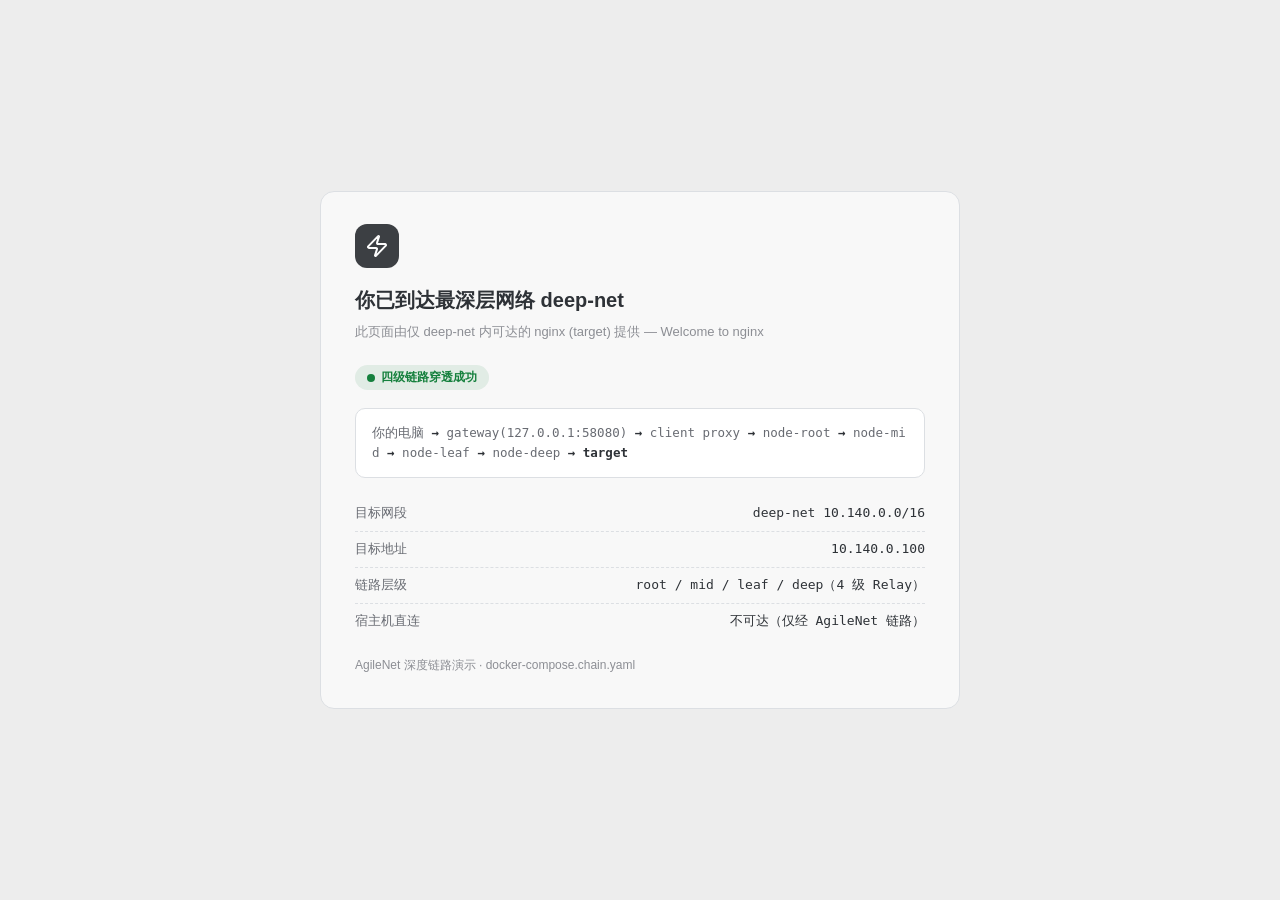
<file: .docker/tests/deep-index.html>
<!DOCTYPE html>
<!-- 保留 "Welcome to nginx" 字样以兼容 grep 类链路断言 -->
<html lang="zh-CN">
<head>
<meta charset="UTF-8">
<meta name="viewport" content="width=device-width, initial-scale=1.0">
<title>AgileNet 深层网络目标</title>
<style>
  :root { --bg:#EDEDED; --panel:#F8F8F8; --panel2:#FFF; --border:#DCDFE3; --text:#3C3F43; --strong:#2E3237; --dim:#686B72; --dim2:#8C8E94; --accent:#3C3F43; --accent-fg:#FCFCFC; --ok:#15803D; --ok-bg:rgba(21,128,61,.10); }
  * { box-sizing:border-box; margin:0; padding:0; }
  body { background:var(--bg); color:var(--text); font:14px/1.6 -apple-system,"Segoe UI","PingFang SC","Microsoft YaHei",sans-serif; min-height:100vh; display:flex; align-items:center; justify-content:center; padding:24px; }
  .card { background:var(--panel); border:1px solid var(--border); border-radius:14px; max-width:640px; width:100%; padding:32px 34px; }
  .logo { display:inline-flex; width:44px; height:44px; border-radius:12px; background:var(--accent); color:var(--accent-fg); align-items:center; justify-content:center; margin-bottom:16px; }
  h1 { font-size:20px; color:var(--strong); margin-bottom:6px; }
  .sub { color:var(--dim2); font-size:13px; margin-bottom:22px; }
  .badge { display:inline-flex; align-items:center; gap:6px; background:var(--ok-bg); color:var(--ok); font-weight:600; font-size:12px; border-radius:999px; padding:3px 12px; margin-bottom:18px; }
  .badge::before { content:""; width:8px; height:8px; border-radius:50%; background:var(--ok); }
  .chain { background:var(--panel2); border:1px solid var(--border); border-radius:10px; padding:14px 16px; font-family:ui-monospace,Consolas,monospace; font-size:12.5px; color:var(--dim); word-break:break-all; }
  .chain b { color:var(--strong); }
  .kv { display:flex; justify-content:space-between; padding:7px 0; border-bottom:1px dashed var(--border); font-size:13px; }
  .kv:last-child { border-bottom:none; }
  .kv .k { color:var(--dim); }
  .kv .v { font-family:ui-monospace,Consolas,monospace; color:var(--strong); }
  .foot { margin-top:18px; color:var(--dim2); font-size:12px; }
</style>
</head>
<body>
<div class="card">
  <div class="logo">
    <svg width="24" height="24" viewBox="0 0 24 24" fill="none" stroke="currentColor" stroke-width="2" stroke-linecap="round" stroke-linejoin="round"><path d="M4 14a1 1 0 0 1-.78-1.63l9.9-10.2a.5.5 0 0 1 .86.46l-1.92 6.02A1 1 0 0 0 13 10h7a1 1 0 0 1 .78 1.63l-9.9 10.2a.5.5 0 0 1-.86-.46l1.92-6.02A1 1 0 0 0 11 14z"/></svg>
  </div>
  <h1>你已到达最深层网络 deep-net</h1>
  <p class="sub">此页面由仅 deep-net 内可达的 nginx (target) 提供 — Welcome to nginx</p>
  <div class="badge">四级链路穿透成功</div>
  <div class="chain">你的电脑 <b>→</b> gateway(127.0.0.1:58080) <b>→</b> client proxy <b>→</b> node-root <b>→</b> node-mid <b>→</b> node-leaf <b>→</b> node-deep <b>→</b> <b>target</b></div>
  <div style="margin-top:18px">
    <div class="kv"><span class="k">目标网段</span><span class="v">deep-net 10.140.0.0/16</span></div>
    <div class="kv"><span class="k">目标地址</span><span class="v">10.140.0.100</span></div>
    <div class="kv"><span class="k">链路层级</span><span class="v">root / mid / leaf / deep（4 级 Relay）</span></div>
    <div class="kv"><span class="k">宿主机直连</span><span class="v">不可达（仅经 AgileNet 链路）</span></div>
  </div>
  <p class="foot">AgileNet 深度链路演示 · docker-compose.chain.yaml</p>
</div>
</body>
</html>
</file>
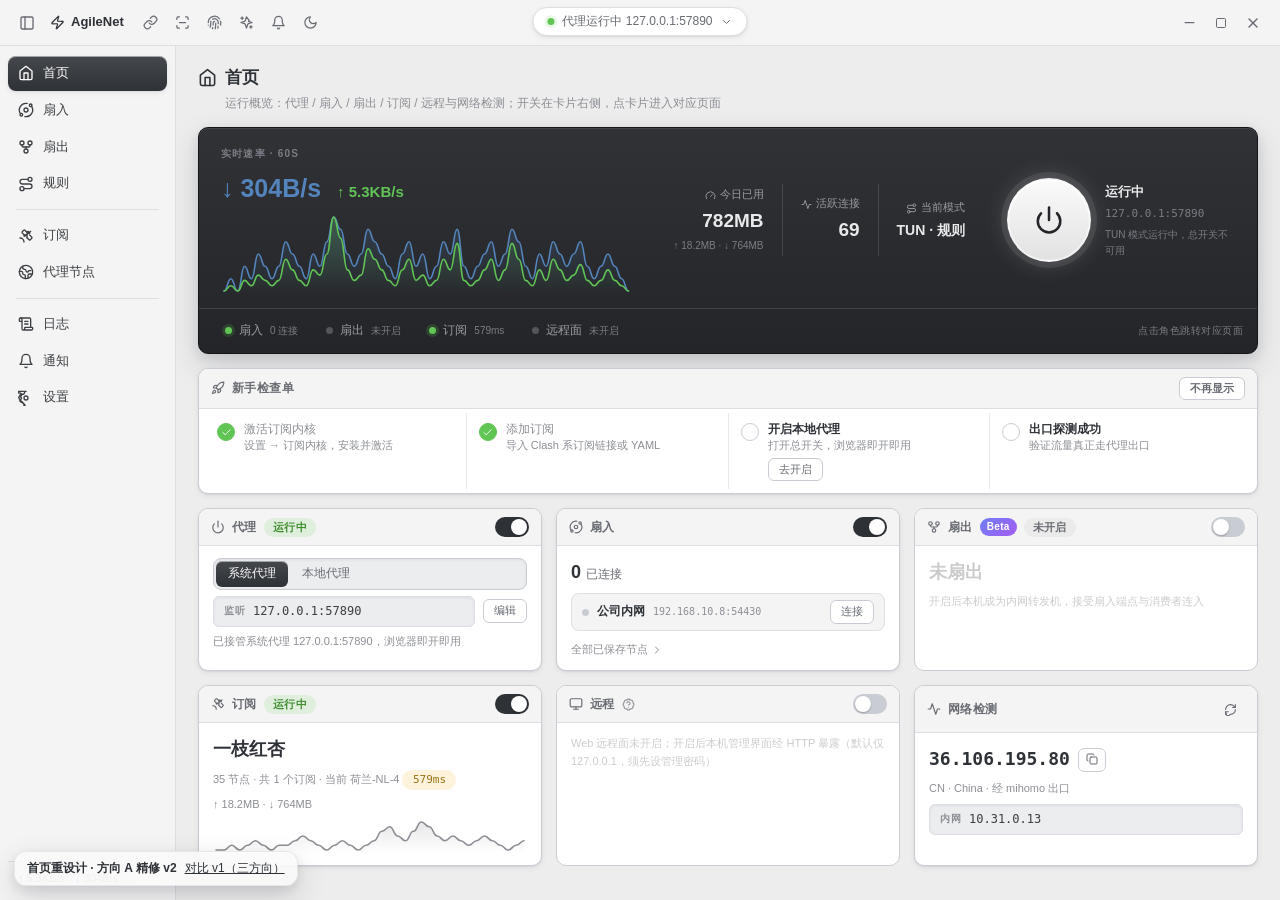
<file: designs/home-redesign/AgileNet Home Redesign v2.html>
<!doctype html>
<html lang="zh-CN" data-theme="light">
<head>
<meta charset="utf-8">
<meta name="viewport" content="width=device-width, initial-scale=1">
<title>AgileNet 首页重设计 v2 · 方向 A 精修</title>
<style>
/* ===== 设计 token：verbatim 摘自 apps/desktop/ui/tokens.css（浅色默认 + 深色） ===== */
:root {
  --bg: #EDEDED; --bg2: #F4F4F4; --panel: #F8F8F8; --panel2: #FFFFFF;
  --border: #DCDFE3; --border2: #C9CDD3;
  --text: #3C3F43; --text-strong: #2E3237; --dim: #686B72; --dim2: #8C8E94;
  --accent: #3C3F43; --accent2: #2E3237; --accent-fg: #FCFCFC;
  --accent-bg: rgba(60,63,67,.05); --ring-bg: rgba(60,63,67,.14);
  --link: #2E3237; --ring: #2E3237;
  --ok: #61C555; --warn: #F6BE50; --danger: #ED6A5F;
  --ok-text: #3E8E2E; --warn-text: #9A7414; --danger-text: #CE3F34;
  --ok-bg: rgba(97,197,85,.14); --warn-bg: rgba(246,190,80,.20); --danger-bg: rgba(237,106,95,.12);
  --chip: #F1F1F1; --hover: #E2E2E2; --row-border: #E7E8EA;
  --radius: 10px;
  --shadow-1: 0 1px 2px rgba(16,24,40,.07), 0 2px 6px rgba(16,24,40,.06);
  --shadow-2: 0 4px 12px rgba(16,24,40,.10), 0 12px 32px rgba(16,24,40,.14);
  --glass-bg: rgba(252,252,252,.78); --glass-border: rgba(0,0,0,.08);
  --card-hi: rgba(255,255,255,.65);
  --input-bg: #ECEDEF; --input-border: #C9CDD3;
  --well-inset: inset 0 1px 3px rgba(16,24,40,.07);
  --mast-bg: linear-gradient(180deg, #303236, #232528); --mast-border: #141517; --mast-hi: rgba(255,255,255,.08);
  --mast-text: #E8E9EA; --mast-dim: #9A9DA3; --mast-faint: #7A7D84; --mast-div: rgba(255,255,255,.12);
  --mast-btn-bg: linear-gradient(180deg, #3B3D41, #2A2C2F); --mast-btn-border: rgba(255,255,255,.18); --mast-btn-text: #C9CBCE;
  --mast-on-bg: linear-gradient(180deg, #FAFAFA, #E2E2E2); --mast-on-text: #232528; --mast-on-ring: rgba(255,255,255,.08); --mast-on-glow: rgba(255,255,255,.20);
  --info: #5484BC; --info-text: #3E6A9E; --info-bg: rgba(84,132,188,.14);
  --accent-grad: linear-gradient(180deg, #45484D, #2E3237);
  --toggle-knob: #FFFFFF; --toggle-checked: #2E3237; --toggle-knob-checked: #FFFFFF;
  --dur-fast: 120ms; --dur-slow: 320ms;
  --chart-grid: rgba(0,0,0,.09); --chart-up: #61C555; --chart-down: #5484BC;
  --lat-good: #3E8E2E; --lat-mid: #9A7414; --lat-bad: #CE3F34;
  --lat-good-bg: rgba(97,197,85,.14); --lat-mid-bg: rgba(246,190,80,.20); --lat-bad-bg: rgba(237,106,95,.12);
  --power-ring: rgba(60,63,67,.35); --power-glow: rgba(60,63,67,.28);
  --glass-hi: rgba(255,255,255,.5);
  --beta-grad: linear-gradient(135deg, #6E7FF3, #A55CF5);
}
html[data-theme="dark"] {
  --bg: #2A2828; --bg2: #2F2D2D; --panel: #312F2F; --panel2: #3A3838;
  --border: #434343; --border2: #504F4F;
  --text: #D4D4D4; --text-strong: #EEEEEE; --dim: #9A9DA3; --dim2: #6F6F6F;
  --accent: #EEEEEE; --accent2: #E2E2E2; --accent-fg: #252222;
  --accent-bg: rgba(238,238,238,.08); --ring-bg: rgba(238,238,238,.16);
  --link: #EEEEEE; --ring: #EEEEEE;
  --ok: #5FCF65; --warn: #F8CE52; --danger: #F96057;
  --ok-text: #5FCF65; --warn-text: #F8CE52; --danger-text: #F96057;
  --ok-bg: rgba(95,207,101,.14); --warn-bg: rgba(248,206,82,.16); --danger-bg: rgba(249,96,87,.14);
  --chip: #2F2D2D; --hover: #3A3838; --row-border: #3B3939;
  --shadow-1: 0 1px 2px rgba(0,0,0,.32), 0 2px 6px rgba(0,0,0,.28);
  --shadow-2: 0 4px 14px rgba(0,0,0,.40), 0 12px 36px rgba(0,0,0,.44);
  --glass-bg: rgba(56,54,54,.78); --glass-border: rgba(255,255,255,.10);
  --card-hi: rgba(255,255,255,.05);
  --input-bg: rgba(255,255,255,.07); --input-border: #504F4F;
  --well-inset: inset 0 1px 3px rgba(0,0,0,.30);
  --info: #7EA6D8; --info-text: #7EA6D8; --info-bg: rgba(126,166,216,.14);
  --accent-grad: linear-gradient(180deg, #F5F5F5, #DFDFDF);
  --toggle-knob: #FFFFFF; --toggle-checked: #EEEEEE; --toggle-knob-checked: #2A2828;
  --chart-grid: rgba(255,255,255,.10); --chart-up: #74CE8A; --chart-down: #8FB6DE;
  --lat-good: #5FCF65; --lat-mid: #F8CE52; --lat-bad: #F96057;
  --lat-good-bg: rgba(95,207,101,.14); --lat-mid-bg: rgba(248,206,82,.16); --lat-bad-bg: rgba(249,96,87,.14);
  --power-ring: rgba(238,238,238,.40); --power-glow: rgba(238,238,238,.22);
  --glass-hi: rgba(255,255,255,.06);
  --beta-grad: linear-gradient(135deg, #8490FF, #B66FFF);
}

/* ===== 基底 ===== */
* { box-sizing: border-box; margin: 0; padding: 0; }
html, body { height: 100%; }
body {
  font-family: -apple-system, "SF Pro Text", "PingFang SC", "Microsoft YaHei", "Noto Sans SC", sans-serif;
  background: var(--bg); color: var(--text); font-size: 13px; line-height: 1.6;
  -webkit-font-smoothing: antialiased; overflow: hidden;
}
button { font: inherit; color: inherit; background: none; border: none; cursor: pointer; }
.mono { font-family: ui-monospace, "SF Mono", "Cascadia Mono", Consolas, monospace; }
.hint { font-size: 11px; color: var(--dim2); margin-top: 6px; }
.ic { display: inline-flex; vertical-align: -2px; }
.ic svg { display: block; }
.num { font-variant-numeric: tabular-nums; }

/* ===== 外壳：标题栏 + 灵动岛 + 侧栏 ===== */
.app { display: flex; flex-direction: column; height: 100%; }
.titlebar {
  height: 46px; flex-shrink: 0; display: flex; align-items: center; gap: 8px; padding: 0 12px;
  background: var(--bg2); border-bottom: 1px solid var(--border); position: relative;
}
.tb-btn { width: 30px; height: 30px; border-radius: 6px; display: flex; align-items: center; justify-content: center; color: var(--dim); }
.tb-btn:hover { background: var(--hover); color: var(--text); }
.tb-logo { display: flex; align-items: center; gap: 6px; font-weight: 600; font-size: 13px; color: var(--text-strong); margin-right: 4px; }
.tb-tools { display: flex; align-items: center; gap: 2px; }
.island {
  position: absolute; left: 50%; transform: translateX(-50%); top: 7px;
  background: var(--panel2); border: 1px solid var(--border); border-radius: 999px;
  box-shadow: var(--shadow-1); padding: 4px 14px; display: flex; align-items: center; gap: 8px;
  font-size: 12px; color: var(--dim); white-space: nowrap;
}
.island .dot { width: 7px; height: 7px; border-radius: 50%; background: var(--ok); box-shadow: 0 0 0 3px var(--ok-bg); }
.island.off .dot { background: var(--dim2); box-shadow: none; }
.tb-controls { margin-left: auto; display: flex; gap: 2px; }
.tb-controls .tb-btn.close:hover { background: var(--danger); color: #fff; }

.shell { flex: 1; display: flex; min-height: 0; }
.sidebar {
  width: 176px; flex-shrink: 0; background: var(--bg2); border-right: 1px solid var(--border);
  padding: 10px 8px; display: flex; flex-direction: column; gap: 2px; transition: width var(--dur-fast) ease;
}
body.collapsed .sidebar { width: 46px; }
body.collapsed .nav-label, body.collapsed .side-foot, body.collapsed .nav-sep { display: none; }
.nav-item {
  display: flex; align-items: center; gap: 9px; padding: 7px 10px; border-radius: 8px;
  font-size: 13px; color: var(--text); cursor: pointer; white-space: nowrap;
}
.nav-item:hover { background: var(--hover); }
.nav-item.active {
  background: var(--accent-grad); color: var(--accent-fg); box-shadow: var(--shadow-1), inset 0 1px 0 var(--glass-hi);
}
.nav-sep { height: 1px; background: var(--border); margin: 6px 8px; }
.side-foot { margin-top: auto; border-top: 1px solid var(--border); padding: 8px 10px 2px; font-size: 11px; color: var(--dim2); font-variant-numeric: tabular-nums; }
.side-foot .up::before { content: "↑ "; color: var(--ok-text); }
.side-foot .down::before { content: "↓ "; color: var(--info-text); }
.side-foot .down { margin-left: 10px; }

.content { flex: 1; overflow-y: auto; padding: 18px 22px 90px; }
.page-title { display: flex; align-items: center; gap: 8px; font-size: 17px; font-weight: 600; color: var(--text-strong); }
.page-desc { font-size: 12px; color: var(--dim2); margin: 3px 0 14px 27px; }

/* ===== 共享组件 ===== */
.card, .dcard {
  background: var(--panel2); border: 1px solid var(--border2); border-radius: var(--radius);
  box-shadow: var(--shadow-1), inset 0 1px 0 var(--card-hi);
}
.mast {
  background: var(--mast-bg); border: 1px solid var(--mast-border); color: var(--mast-text);
  box-shadow: var(--shadow-2), inset 0 1px 0 var(--mast-hi); border-radius: var(--radius);
}
/* 铭牌头带 */
.dc-head {
  display: flex; align-items: center; gap: 7px; padding: 8px 12px;
  background: var(--bg2); border-bottom: 1px solid var(--border); border-radius: 9px 9px 0 0;
  font-size: 12px; font-weight: 600; letter-spacing: .4px; color: var(--dim);
}
.dc-head .dc-switch { margin-left: auto; }
.dc-body { padding: 12px 14px; display: flex; flex-direction: column; gap: 6px; flex: 1; }
.dc-val { font-size: 18px; font-weight: 600; color: var(--text-strong); font-variant-numeric: tabular-nums; }
.dc-sub { font-size: 11px; color: var(--dim2); }
/* 可点卡片：hover 不浮起，边框加深 + 头带右侧 chevron 淡入 */
.dcard { display: flex; flex-direction: column; transition: border-color var(--dur-fast) ease, filter var(--dur-fast) ease, opacity var(--dur-fast) ease; }
.dcard[data-goto] { cursor: pointer; }
.dcard[data-goto]:hover { border-color: var(--dim2); }
.dcard .dc-goto { margin-left: auto; color: var(--dim2); opacity: 0; transition: opacity var(--dur-fast) ease; display: inline-flex; }
.dcard[data-goto]:hover .dc-goto { opacity: 1; }
.dcard[data-goto] .dc-switch { margin-left: 0; }
/* 未开启降饱和：开关保持全亮作开启入口 */
.dcard.off .dc-body { opacity: .45; filter: saturate(.2); }
.dcard.off { box-shadow: none; }
/* 开关 */
.switch { position: relative; display: inline-block; width: 34px; height: 20px; flex-shrink: 0; }
.switch input { position: absolute; opacity: 0; inset: 0; cursor: pointer; z-index: 1; margin: 0; }
.switch .slider { position: absolute; inset: 0; border-radius: 999px; background: var(--border2); transition: background var(--dur-fast) ease; }
.switch .slider::after {
  content: ""; position: absolute; left: 2px; top: 2px; width: 16px; height: 16px; border-radius: 50%;
  background: var(--toggle-knob); box-shadow: 0 1px 2px rgba(0,0,0,.25); transition: transform var(--dur-fast) ease, background var(--dur-fast) ease;
}
.switch input:checked + .slider { background: var(--toggle-checked); }
.switch input:checked + .slider::after { transform: translateX(14px); background: var(--toggle-knob-checked); }
/* 大电闸 */
.pwr {
  width: 84px; height: 84px; border-radius: 50%; display: flex; align-items: center; justify-content: center;
  background: var(--mast-btn-bg); border: 2px solid var(--mast-btn-border); color: var(--mast-btn-text);
  box-shadow: inset 0 1px 0 var(--mast-hi), 0 2px 6px rgba(0,0,0,.35); transition: transform var(--dur-fast) ease;
}
.pwr:hover { transform: scale(1.03); filter: brightness(1.1); }
.pwr:active { transform: scale(.97); }
.pwr.on {
  background: var(--mast-on-bg); border-color: rgba(255,255,255,.5); color: var(--mast-on-text);
  box-shadow: 0 0 0 6px var(--mast-on-ring), 0 0 26px var(--mast-on-glow), inset 0 1px 0 rgba(255,255,255,.8);
  animation: breathe 2s ease-out infinite;
}
@keyframes breathe { 0% { box-shadow: 0 0 0 0 rgba(255,255,255,.22), 0 0 26px var(--mast-on-glow), inset 0 1px 0 rgba(255,255,255,.8); } 100% { box-shadow: 0 0 0 14px rgba(255,255,255,0), 0 0 26px var(--mast-on-glow), inset 0 1px 0 rgba(255,255,255,.8); } }
/* 徽章 / 胶囊 */
.badge-beta { font-size: 10px; font-weight: 700; padding: 1px 7px; border-radius: 999px; color: #fff; background: var(--beta-grad); letter-spacing: .3px; }
.pill { display: inline-flex; align-items: center; gap: 5px; font-size: 11px; padding: 1px 9px; border-radius: 999px; }
.pill-ok { background: var(--ok-bg); color: var(--ok-text); }
.pill-dim { background: var(--accent-bg); color: var(--dim); }
.lat { font-family: ui-monospace, monospace; font-size: 11px; padding: 1px 8px; border-radius: 999px; min-width: 54px; text-align: center; display: inline-block; font-variant-numeric: tabular-nums; }
.lat-mid { background: var(--lat-mid-bg); color: var(--lat-mid); }
/* ghost 小按钮 */
.gbtn {
  font-size: 11px; padding: 2px 10px; border: 1px solid var(--border2); border-radius: 6px;
  color: var(--dim); background: var(--panel2); flex-shrink: 0; transition: background var(--dur-fast) ease, color var(--dur-fast) ease;
}
.gbtn:hover { background: var(--hover); color: var(--text); }
.gbtn.dark { background: rgba(255,255,255,.06); border-color: var(--mast-div); color: var(--mast-dim); }
.gbtn.dark:hover { background: rgba(255,255,255,.12); color: var(--mast-text); }
/* 段控 */
.seg { display: inline-flex; background: var(--input-bg); border: 1px solid var(--input-border); border-radius: 8px; padding: 2px; gap: 2px; box-shadow: var(--well-inset); }
.seg button { padding: 3px 12px; border-radius: 6px; font-size: 12px; color: var(--dim); }
.seg button.active { background: var(--accent-grad); color: var(--accent-fg); box-shadow: inset 0 1px 0 var(--glass-hi); }
/* well 数据凹槽 */
.well {
  display: flex; align-items: center; gap: 8px; background: var(--input-bg); border: 1px solid var(--border);
  border-radius: 6px; box-shadow: var(--well-inset); padding: 5px 10px; font-size: 12px;
}
.well .k { font-size: 10px; letter-spacing: .5px; color: var(--dim2); font-weight: 600; }
.well .grow { flex: 1; font-family: ui-monospace, monospace; color: var(--text); overflow: hidden; text-overflow: ellipsis; white-space: nowrap; }

/* ===== Hero（v2：主体行 + 底部角色轨，一体化仪器面板） ===== */
.hero { display: flex; flex-direction: column; }
.hero-main { display: flex; align-items: center; gap: 24px; padding: 18px 22px 14px; flex-wrap: wrap; }
.hero-left { flex: 1; min-width: 280px; display: flex; flex-direction: column; gap: 6px; }
.hero-silk { font-size: 10px; letter-spacing: 1.2px; color: var(--mast-faint); font-weight: 600; }
.hero-rates { display: flex; align-items: baseline; gap: 16px; }
.hero-rates .r-down { font-size: 25px; font-weight: 650; color: var(--chart-down); white-space: nowrap; }
.hero-rates .r-up { font-size: 15px; font-weight: 550; color: var(--chart-up); white-space: nowrap; }
.hero-chart { height: 80px; min-width: 0; }
.hero-stats { display: flex; align-items: stretch; }
.hstat { display: flex; flex-direction: column; gap: 2px; padding: 2px 18px; text-align: right; justify-content: center; }
.hstat + .hstat { border-left: 1px solid var(--mast-div); }
.hstat-l { font-size: 11px; color: var(--mast-dim); display: flex; align-items: center; gap: 4px; justify-content: flex-end; }
.hstat-v { font-size: 19px; font-weight: 600; color: var(--mast-text); font-variant-numeric: tabular-nums; }
.hstat-s { font-size: 10px; color: var(--mast-faint); font-variant-numeric: tabular-nums; }
.hero-power { display: flex; align-items: center; gap: 14px; flex-shrink: 0; }
.hero-power .p-state b { display: block; font-size: 13px; color: var(--mast-text); }
.hero-power .p-state span { font-size: 11px; color: var(--mast-faint); font-family: ui-monospace, monospace; }
.hero-power .p-hint { font-size: 10px; color: var(--mast-faint); margin-top: 3px; max-width: 130px; }
/* 底部角色轨：主卡内嵌，替代独立胶囊条 */
.hero-rail { display: flex; align-items: center; gap: 4px; border-top: 1px solid var(--mast-div); padding: 8px 14px; }
.rail-pill {
  display: inline-flex; align-items: center; gap: 7px; font-size: 12px; color: var(--mast-dim);
  border-radius: 8px; padding: 4px 12px; transition: background var(--dur-fast) ease;
}
.rail-pill:hover { background: rgba(255,255,255,.06); color: var(--mast-text); }
.rail-pill .rdot { width: 7px; height: 7px; border-radius: 50%; background: rgba(255,255,255,.22); flex-shrink: 0; }
.rail-pill.on .rdot { background: var(--ok); box-shadow: 0 0 0 3px rgba(97,197,85,.18); }
.rail-pill .rail-sub { font-size: 10px; color: var(--mast-faint); }
.hero-rail .rail-end { margin-left: auto; font-size: 10px; color: var(--mast-faint); letter-spacing: .5px; }

/* ===== 新手检查单（v2：横向紧凑带） ===== */
.ob { margin: 14px 0; }
.ob .dc-body { flex-direction: row; align-items: stretch; gap: 0; padding: 4px 6px; }
.ob-step { flex: 1; display: flex; align-items: flex-start; gap: 9px; padding: 8px 12px; }
.ob-step + .ob-step { border-left: 1px solid var(--row-border); }
.ob-check {
  width: 18px; height: 18px; border-radius: 50%; border: 1.5px solid var(--border2); flex-shrink: 0; margin-top: 2px;
  display: flex; align-items: center; justify-content: center; color: transparent;
}
.ob-step.done .ob-check { background: var(--ok); border-color: var(--ok); color: #fff; }
.ob-step .ob-t { font-size: 12px; font-weight: 600; color: var(--text-strong); line-height: 1.4; }
.ob-step.done .ob-t { color: var(--dim2); font-weight: 500; }
.ob-step .ob-d { font-size: 11px; color: var(--dim2); line-height: 1.45; }
.ob-step .gbtn { margin-top: 4px; }

/* ===== 卡片网格 ===== */
.dash { display: grid; grid-template-columns: repeat(3, 1fr); gap: 14px; }
@media (max-width: 1100px) { .dash { grid-template-columns: repeat(2, 1fr); } }
.dc-spark { margin-top: auto; height: 34px; }
/* 已保存节点迷你行（扇入卡） */
.mini-row {
  display: flex; align-items: center; gap: 8px; padding: 6px 10px;
  background: var(--bg2); border: 1px solid var(--border); border-radius: 8px;
}
.mini-row .rdot { width: 7px; height: 7px; border-radius: 50%; background: var(--border2); flex-shrink: 0; }
.mini-row .rdot.on { background: var(--ok); box-shadow: 0 0 0 3px var(--ok-bg); }
.mini-row .mr-name { font-size: 12px; font-weight: 600; color: var(--text-strong); white-space: nowrap; }
.mini-row .mr-sub { font-size: 10px; color: var(--dim2); font-family: ui-monospace, monospace; overflow: hidden; text-overflow: ellipsis; white-space: nowrap; flex: 1; }
/* 卡片底部操作行 */
.dc-foot { margin-top: auto; display: flex; align-items: center; gap: 8px; padding-top: 4px; }
.dc-foot .dim-link { font-size: 11px; color: var(--dim2); display: inline-flex; align-items: center; gap: 3px; }
.dc-foot .dim-link:hover { color: var(--text); }

/* ===== 设计探索控制条（不属于产品 UI） ===== */
.designbar {
  position: fixed; left: 14px; bottom: 14px; z-index: 900;
  display: flex; align-items: center; gap: 8px; padding: 7px 12px;
  background: var(--glass-bg); -webkit-backdrop-filter: blur(18px); backdrop-filter: blur(18px);
  border: 1px solid var(--glass-border); border-radius: 12px; box-shadow: var(--shadow-2);
  font-size: 12px; color: var(--dim);
}
.designbar .db-label { font-weight: 600; color: var(--text-strong); }
.designbar a { color: var(--link); text-decoration: underline; }
</style>
</head>
<body>
<div class="app">
  <!-- 标题栏 -->
  <header class="titlebar">
    <button class="tb-btn" id="btn-collapse" title="收起侧栏"><i class="ic" data-ic="panel-left" data-sz="16"></i></button>
    <div class="tb-logo"><i class="ic" data-ic="zap" data-sz="15"></i>AgileNet</div>
    <div class="tb-tools">
      <button class="tb-btn"><i class="ic" data-ic="link" data-sz="15"></i></button>
      <button class="tb-btn"><i class="ic" data-ic="scan-line" data-sz="15"></i></button>
      <button class="tb-btn"><i class="ic" data-ic="fingerprint" data-sz="15"></i></button>
      <button class="tb-btn"><i class="ic" data-ic="sparkles" data-sz="15"></i></button>
      <button class="tb-btn"><i class="ic" data-ic="bell" data-sz="15"></i></button>
      <button class="tb-btn" id="btn-theme" title="切换主题"><i class="ic" data-ic="moon" data-sz="15"></i></button>
    </div>
    <div class="island" id="island"><span class="dot"></span><span id="island-text">代理运行中 127.0.0.1:57890</span><i class="ic" data-ic="chevron-down" data-sz="12"></i></div>
    <div class="tb-controls">
      <button class="tb-btn"><i class="ic" data-ic="minus" data-sz="15"></i></button>
      <button class="tb-btn"><i class="ic" data-ic="square" data-sz="12"></i></button>
      <button class="tb-btn close"><i class="ic" data-ic="x" data-sz="16"></i></button>
    </div>
  </header>

  <div class="shell">
    <!-- 侧栏 -->
    <aside class="sidebar">
      <div class="nav-item active"><i class="ic" data-ic="home" data-sz="16"></i><span class="nav-label">首页</span></div>
      <div class="nav-item"><i class="ic" data-ic="orbit" data-sz="16"></i><span class="nav-label">扇入</span></div>
      <div class="nav-item"><i class="ic" data-ic="git-fork" data-sz="16"></i><span class="nav-label">扇出</span></div>
      <div class="nav-item"><i class="ic" data-ic="route" data-sz="16"></i><span class="nav-label">规则</span></div>
      <div class="nav-sep"></div>
      <div class="nav-item"><i class="ic" data-ic="satellite" data-sz="16"></i><span class="nav-label">订阅</span></div>
      <div class="nav-item"><i class="ic" data-ic="earth" data-sz="16"></i><span class="nav-label">代理节点</span></div>
      <div class="nav-sep"></div>
      <div class="nav-item"><i class="ic" data-ic="scroll-text" data-sz="16"></i><span class="nav-label">日志</span></div>
      <div class="nav-item"><i class="ic" data-ic="bell" data-sz="16"></i><span class="nav-label">通知</span></div>
      <div class="nav-item"><i class="ic" data-ic="settings" data-sz="16"></i><span class="nav-label">设置</span></div>
      <div class="side-foot"><span class="up">5.3KB/s</span><span class="down">304B/s</span></div>
    </aside>

    <main class="content">
      <div class="page-title"><i class="ic" data-ic="home" data-sz="19"></i>首页</div>
      <div class="page-desc">运行概览：代理 / 扇入 / 扇出 / 订阅 / 远程与网络检测；开关在卡片右侧，点卡片进入对应页面</div>

      <!-- Hero 主卡：速率图 + 状态墙 + 总电闸 + 底部角色轨 -->
      <div class="mast hero" data-screen-label="hero 主卡">
        <div class="hero-main">
          <div class="hero-left">
            <span class="hero-silk">实时速率 · 60S</span>
            <div class="hero-rates">
              <span class="r-down num">↓&nbsp;304B/s</span>
              <span class="r-up num">↑&nbsp;5.3KB/s</span>
            </div>
            <div class="hero-chart spark" id="spark-hero"></div>
          </div>
          <div class="hero-stats">
            <div class="hstat"><span class="hstat-l"><i class="ic" data-ic="gauge" data-sz="11"></i>今日已用</span><span class="hstat-v">782MB</span><span class="hstat-s">↑ 18.2MB · ↓ 764MB</span></div>
            <div class="hstat"><span class="hstat-l"><i class="ic" data-ic="activity" data-sz="11"></i>活跃连接</span><span class="hstat-v">69</span></div>
            <div class="hstat"><span class="hstat-l"><i class="ic" data-ic="route" data-sz="11"></i>当前模式</span><span class="hstat-v" style="font-size:14px">TUN · 规则</span></div>
          </div>
          <div class="hero-power">
            <button class="pwr on" data-power><i class="ic" data-ic="power" data-sz="30"></i></button>
            <div>
              <div class="p-state"><b data-power-state>运行中</b><span>127.0.0.1:57890</span></div>
              <div class="p-hint">TUN 模式运行中，总开关不可用</div>
            </div>
          </div>
        </div>
        <div class="hero-rail">
          <button class="rail-pill on"><span class="rdot"></span>扇入<span class="rail-sub">0 连接</span></button>
          <button class="rail-pill"><span class="rdot"></span>扇出<span class="rail-sub">未开启</span></button>
          <button class="rail-pill on"><span class="rdot"></span>订阅<span class="rail-sub">579ms</span></button>
          <button class="rail-pill"><span class="rdot"></span>远程面<span class="rail-sub">未开启</span></button>
          <span class="rail-end">点击角色跳转对应页面</span>
        </div>
      </div>

      <!-- 新手检查单：横向四步紧凑带（全部完成后自动隐去） -->
      <div class="card ob" data-screen-label="新手检查单">
        <div class="dc-head"><i class="ic" data-ic="rocket" data-sz="14"></i>新手检查单
          <span style="margin-left:auto"><button class="gbtn">不再显示</button></span></div>
        <div class="dc-body">
          <div class="ob-step done"><span class="ob-check"><i class="ic" data-ic="check" data-sz="11"></i></span>
            <div><div class="ob-t">激活订阅内核</div><div class="ob-d">设置 → 订阅内核，安装并激活</div></div></div>
          <div class="ob-step done"><span class="ob-check"><i class="ic" data-ic="check" data-sz="11"></i></span>
            <div><div class="ob-t">添加订阅</div><div class="ob-d">导入 Clash 系订阅链接或 YAML</div></div></div>
          <div class="ob-step"><span class="ob-check"><i class="ic" data-ic="check" data-sz="11"></i></span>
            <div><div class="ob-t">开启本地代理</div><div class="ob-d">打开总开关，浏览器即开即用</div>
              <button class="gbtn">去开启</button></div></div>
          <div class="ob-step"><span class="ob-check"><i class="ic" data-ic="check" data-sz="11"></i></span>
            <div><div class="ob-t">出口探测成功</div><div class="ob-d">验证流量真正走代理出口</div></div></div>
        </div>
      </div>

      <!-- 卡片网格 -->
      <div class="dash">
        <!-- 代理 -->
        <div class="dcard" data-screen-label="代理卡">
          <div class="dc-head"><i class="ic" data-ic="power" data-sz="14"></i>代理 <span class="pill pill-ok">运行中</span>
            <label class="switch dc-switch"><input type="checkbox" checked><span class="slider"></span></label></div>
          <div class="dc-body">
            <div class="seg"><button class="active">系统代理</button><button>本地代理</button></div>
            <div style="display:flex;gap:8px;align-items:center">
              <div class="well" style="flex:1"><span class="k">监听</span><span class="grow">127.0.0.1:57890</span></div>
              <button class="gbtn">编辑</button>
            </div>
            <div class="hint" style="margin-top:0">已接管系统代理 127.0.0.1:57890，浏览器即开即用</div>
          </div>
        </div>

        <!-- 扇入 -->
        <div class="dcard" data-goto="nodes" data-screen-label="扇入卡">
          <div class="dc-head"><i class="ic" data-ic="orbit" data-sz="14"></i>扇入
            <span class="dc-goto"><i class="ic" data-ic="chevron-right" data-sz="14"></i></span>
            <label class="switch dc-switch"><input type="checkbox" checked><span class="slider"></span></label></div>
          <div class="dc-body">
            <div class="dc-val">0 <span style="font-size:12px;color:var(--dim);font-weight:400">已连接</span></div>
            <div class="mini-row"><span class="rdot"></span><span class="mr-name">公司内网</span><span class="mr-sub">192.168.10.8:54430</span><button class="gbtn">连接</button></div>
            <div class="dc-foot"><span class="dim-link">全部已保存节点 <i class="ic" data-ic="chevron-right" data-sz="12"></i></span></div>
          </div>
        </div>

        <!-- 扇出（off） -->
        <div class="dcard off" data-goto="upstreams" data-screen-label="扇出卡">
          <div class="dc-head"><i class="ic" data-ic="git-fork" data-sz="14"></i>扇出 <span class="badge-beta">Beta</span> <span class="pill pill-dim">未开启</span>
            <span class="dc-goto"><i class="ic" data-ic="chevron-right" data-sz="14"></i></span>
            <label class="switch dc-switch"><input type="checkbox"><span class="slider"></span></label></div>
          <div class="dc-body">
            <div class="dc-val" style="color:var(--dim2)">未扇出</div>
            <div class="dc-sub">开启后本机成为内网转发机，接受扇入端点与消费者连入</div>
          </div>
        </div>

        <!-- 订阅 -->
        <div class="dcard" data-goto="subscription" data-screen-label="订阅卡">
          <div class="dc-head"><i class="ic" data-ic="satellite" data-sz="14"></i>订阅 <span class="pill pill-ok">运行中</span>
            <span class="dc-goto"><i class="ic" data-ic="chevron-right" data-sz="14"></i></span>
            <label class="switch dc-switch"><input type="checkbox" checked><span class="slider"></span></label></div>
          <div class="dc-body">
            <div class="dc-val">一枝红杏</div>
            <div class="dc-sub">35 节点 · 共 1 个订阅 · 当前 荷兰-NL-4 <span class="lat lat-mid">579ms</span></div>
            <div class="dc-sub num">↑ 18.2MB · ↓ 764MB</div>
            <div class="dc-spark spark" id="spark-sub"></div>
          </div>
        </div>

        <!-- 远程（off） -->
        <div class="dcard off" data-screen-label="远程卡">
          <div class="dc-head"><i class="ic" data-ic="monitor" data-sz="14"></i>远程 <i class="ic" data-ic="badge-question-mark" data-sz="13" style="color:var(--dim2)"></i>
            <label class="switch dc-switch"><input type="checkbox"><span class="slider"></span></label></div>
          <div class="dc-body">
            <div class="dc-sub">Web 远程面未开启；开启后本机管理界面经 HTTP 暴露（默认仅 127.0.0.1，须先设管理密码）</div>
          </div>
        </div>

        <!-- 网络检测 -->
        <div class="dcard" data-screen-label="网络检测卡">
          <div class="dc-head"><i class="ic" data-ic="activity" data-sz="14"></i>网络检测
            <span style="margin-left:auto" class="tb-btn"><i class="ic" data-ic="refresh-cw" data-sz="13"></i></span></div>
          <div class="dc-body">
            <div style="display:flex;align-items:center;gap:8px">
              <span class="dc-val mono">36.106.195.80</span>
              <button class="gbtn" style="padding:2px 7px" title="复制"><i class="ic" data-ic="copy" data-sz="12"></i></button>
            </div>
            <div class="dc-sub">CN · China · 经 mihomo 出口</div>
            <div class="well"><span class="k">内网</span><span class="grow">10.31.0.13</span></div>
          </div>
        </div>
      </div>
    </main>
  </div>
</div>

<!-- 设计探索控制条 -->
<div class="designbar">
  <span class="db-label">首页重设计 · 方向 A 精修 v2</span>
  <a href="AgileNet%20Home%20Redesign.html">对比 v1（三方向）</a>
</div>

<script>
'use strict';
/* ---- Lucide 内联图标（与 apps/desktop/ui/icons.js 同构的最小表） ---- */
const ICONS = {
  'home': '<path d="m3 9 9-7 9 7v11a2 2 0 0 1-2 2H5a2 2 0 0 1-2-2z"/><polyline points="9 22 9 12 15 12 15 22"/>',
  'zap': '<path d="M4 14a1 1 0 0 1-.78-1.63l9.9-10.2a.5.5 0 0 1 .86.46l-1.92 6.02A1 1 0 0 0 13 10h7a1 1 0 0 1 .78 1.63l-9.9 10.2a.5.5 0 0 1-.86-.46l1.92-6.02A1 1 0 0 0 11 14z"/>',
  'power': '<path d="M12 2v10"/><path d="M18.4 6.6a9 9 0 1 1-12.77.04"/>',
  'orbit': '<path d="M20.341 6.484A10 10 0 0 1 10.266 21.85"/><path d="M3.659 17.516A10 10 0 0 1 13.74 2.152"/><circle cx="12" cy="12" r="3"/><circle cx="19" cy="5" r="2"/><circle cx="5" cy="19" r="2"/>',
  'git-fork': '<circle cx="12" cy="18" r="3"/><circle cx="6" cy="6" r="3"/><circle cx="18" cy="6" r="3"/><path d="M18 9v1a2 2 0 0 1-2 2H8a2 2 0 0 1-2-2V9"/><path d="M12 12v3"/>',
  'route': '<circle cx="6" cy="19" r="3"/><path d="M9 19h8.5a3.5 3.5 0 0 0 0-7h-11a3.5 3.5 0 0 1 0-7H15"/><circle cx="18" cy="5" r="3"/>',
  'satellite': '<path d="m13.5 6.5-3.148-3.148a1.205 1.205 0 0 0-1.704 0L6.352 5.648a1.205 1.205 0 0 0 0 1.704L9.5 10.5"/><path d="M16.5 7.5 19 5"/><path d="m17.5 10.5 3.148 3.148a1.205 1.205 0 0 1 0 1.704l-2.296 2.296a1.205 1.205 0 0 1-1.704 0L13.5 14.5"/><path d="M9 21a6 6 0 0 0-6-6"/><path d="M9.352 10.648a1.205 1.205 0 0 0 0 1.704l2.296-2.296a1.205 1.205 0 0 0 0 1.704l4.296-4.296a1.205 1.205 0 0 0 1.704 0l-2.296-2.296a1.205 1.205 0 0 1-1.704 0L13.5 14.5"/>',
  'earth': '<path d="M21.54 15H17a2 2 0 0 0-2 2v4.54"/><path d="M7 3.34V5a3 3 0 0 0 3 3a2 2 0 0 1 2 2c0 1.1.9 2 2 2a2 2 0 0 0 2-2h3.17"/><path d="M11 21.95V18a2 2 0 0 0-2-2a2 2 0 0 1-2-2v-1a2 2 0 0 0-2-2H2.05"/><circle cx="12" cy="12" r="10"/>',
  'scroll-text': '<path d="M15 12h-5"/><path d="M15 8h-5"/><path d="M19 17V5a2 2 0 0 0-2-2H4"/><path d="M8 21h12a2 2 0 0 0 2-2v-1a1 1 0 0 0-1-1H11a1 1 0 0 0-1 1v1a2 2 0 1 1-4 0V5a2 2 0 1 0-4 0v2a1 1 0 0 0 1 1h3"/>',
  'settings': '<path d="M12.22 2h-.44a2 2 0 0 0-2 2v.18a2 2 0 0 1-1 1.73l-.43.25a2 2 0 0 1-2 0l-.15-.08a2 2 0 0 0-2.73.73l-.22.38a2 2 0 0 0 .73 2.73l.15.1a2 2 0 0 0 1 1.72v.51a2 2 0 0 1-1 1.74l-.15.09a2 2 0 0 0-.73 2.73l.22.38a2 2 0 0 0 2.73.73l.15-.08a2 2 0 0 1 1 1.74v.5a2 2 0 0 1 1.74 1.74l.15.09a2 2 0 0 0 .73 2.73l.22-.39a2 2 0 0 0-.73-2.73l-.15-.08a2 2 0 0 0-1.74-1.74v-.5a2 2 0 0 1-1.74-1.74l-.15-.08a2 2 0 0 0-2.73-.73l-.22-.38a2 2 0 0 0-.73-2.73l.15-.1a2 2 0 0 0-1-1.72v-.51a2 2 0 0 1 1-1.74l.15-.09a2 2 0 0 0 2.73-.73l.22-.38a2 2 0 0 0-.73-2.73l-.15-.08a2 2 0 0 0-2.73-.73l-.43-.25a2 2 0 0 1-1-1.73V2z"/><circle cx="12" cy="12" r="3"/>',
  'bell': '<path d="M6 8a6 6 0 0 1 12 0c0 7 3 9 3 9H3s3-2 3-9"/><path d="M10.3 21a1.94 1.94 0 0 0 3.4 0"/>',
  'monitor': '<rect width="20" height="14" x="2" y="3" rx="2"/><line x1="8" x2="16" y1="21" y2="21"/><line x1="12" x2="12" y1="17" y2="21"/>',
  'activity': '<polyline points="22 12 18 12 15 21 9 3 6 12 2 12"/>',
  'gauge': '<path d="m12 14 4-4"/><path d="M3.34 19a10 10 0 1 1 17.32 0"/>',
  'refresh-cw': '<path d="M3 12a9 9 0 0 1 9-9 9.75 9.75 0 0 1 6.74 2.74L21 8"/><path d="M21 3v5h-5"/><path d="M21 12a9 9 0 0 1-9 9 9.75 9.75 0 0 1-6.74 2.74L3 16"/><path d="M8 16H3v5"/>',
  'minus': '<path d="M5 12h14"/>',
  'square': '<rect width="18" height="18" x="3" y="3" rx="2"/>',
  'x': '<path d="M18 6 6 18"/><path d="m6 6 12 12"/>',
  'chevron-down': '<path d="m6 9 6 6 6-6"/>',
  'chevron-right': '<path d="m9 18 6-6-6-6"/>',
  'check': '<path d="M20 6 9 17l-5-5"/>',
  'copy': '<rect width="14" height="14" x="8" y="8" rx="2"/><path d="M4 16c-1.1 0-2-.9-2-2V4c0-1.1.9-2 2-2h10c1.1 0 2 .9 2 2"/>',
  'panel-left': '<rect width="18" height="18" x="3" y="3" rx="2"/><path d="M9 3v18"/>',
  'link': '<path d="M10 13a5 5 0 0 0 7.54.54l3-3a5 5 0 0 0-7.07-7.07l-1.72 1.71"/><path d="M14 11a5 5 0 0 0-7.54-.54l-3 3a5 5 0 0 0 7.07 7.07l1.71-1.71"/>',
  'scan-line': '<path d="M3 7V5a2 2 0 0 1 2-2h2"/><path d="M17 3h2a2 2 0 0 1 2 2v2"/><path d="M21 17v2a2 2 0 0 1-2 2h-2"/><path d="M7 21H5a2 2 0 0 1-2-2v-2"/><path d="M7 12h10"/>',
  'fingerprint': '<path d="M12 10a2 2 0 0 0-2 2c0 1.02-.1 2.51-.26 4"/><path d="M14 13.12c0 2.38 0 6.38-1 8.88"/><path d="M17.29 21.02c.12-.6.43-2.3.5-3.02"/><path d="M2 12a10 10 0 0 1 18-6"/><path d="M2 16h.01"/><path d="M21.8 16c.2-2 .131-5.354 0-6"/><path d="M5 19.5C5.5 18 6 15 6 12a6 6 0 0 1 .34-2"/><path d="M8.65 22c.21-.66.45-1.32.57-2"/><path d="M9 6.8a6 6 0 0 1 9 5.2v2"/>',
  'sparkles': '<path d="m12 3-1.912 5.813a2 2 0 0 1-1.275 1.275L3 12l5.813 1.912a2 2 0 0 1 1.275 1.275L12 21l1.912-5.813a2 2 0 0 1 1.275-1.275L21 12l-5.813-1.912a2 2 0 0 1 1.275-1.275L12 3Z"/><path d="M5 3v4"/><path d="M19 17v4"/><path d="M3 5h4"/><path d="M17 19h4"/>',
  'moon': '<path d="M12 3a6 6 0 0 0 9 9 9 9 0 1 1-9-9Z"/>',
  'sun': '<circle cx="12" cy="12" r="4"/><path d="M12 2v2"/><path d="M12 20v2"/><path d="m4.93 4.93 1.41 1.41"/><path d="m17.66 17.66 1.41 1.41"/><path d="M2 12h2"/><path d="M20 12h2"/><path d="m6.34 17.66-1.41 1.41"/><path d="m19.07 4.93-1.41 1.41"/>',
  'rocket': '<path d="M4.5 16.5c-1.5 1.26-2 5-2 5s3.74-.5 5-2c.71-.84.7-2.13-.09-2.91a2.18 2.18 0 0 0-2.91-.09z"/><path d="m12 15-3-3a22 22 0 0 1 2-3.95A12.88 12.88 0 0 1 22 2c0 2.72-.78 7.5-6 11a22.35 22.35 0 0 1-4 2z"/><path d="M9 12H4s.55-3.03 2-4c1.62-1.08 5 0 5 0"/><path d="M12 15v5s3.03-.55 4-2c1.08-1.62 0-5 0-5"/>',
  'badge-question-mark': '<path d="M3.85 8.62a4 4 0 0 1 4.78-4.77 4 4 0 0 1 6.74 0 4 4 0 0 1 4.78 4.78 4 4 0 0 1 0 6.74 4 4 0 0 1-4.77 4.78 4 4 0 0 1-6.75 0 4 4 0 0 1-4.78-4.77 4 4 0 0 1 0-6.76Z"/><path d="M9.09 9a3 3 0 0 1 5.83 1c0 2-3 3-3 3"/><line x1="12" x2="12.01" y1="17" y2="17"/>',
};
function iconSvg(name, sz) {
  return '<svg width="' + sz + '" height="' + sz + '" viewBox="0 0 24 24" fill="none" stroke="currentColor" stroke-width="2" stroke-linecap="round" stroke-linejoin="round">' + (ICONS[name] || '') + '</svg>';
}
document.querySelectorAll('[data-ic]').forEach(el => {
  el.innerHTML = iconSvg(el.dataset.ic, el.dataset.sz || 16);
});

/* ---- 假数据（镜像截图时刻） ---- */
const DOWN = [2,3,2,4,3,5,4,3,4,6,5,4,3,5,4,6,8,7,5,4,5,7,6,5,4,3,5,6,4,5,3,4,6,5,7,4,3,4,5,6,4,5,7,6,4,3,5,4,6,5,4,5,6,4,3,4,5,4,3,2];
const UP   = [8,9,8,10,9,11,10,9,10,14,12,10,9,12,11,15,22,18,12,10,11,16,14,12,10,9,12,14,10,11,9,10,14,12,17,10,9,10,12,14,10,12,17,14,10,9,12,10,14,12,10,11,13,10,9,10,12,10,9,8];
const SUB  = [4,4,5,4,5,6,5,4,5,5,6,7,6,5,4,5,6,5,4,5,6,8,9,7,6,8,10,9,7,6,7,6,5,6,7,6,5,4,5,6];

/* ---- 平滑 sparkline（零依赖 SVG，对齐 AgChart.sparkline 观感） ---- */
function smoothPath(vals, w, h, pad) {
  const min = Math.min(...vals), max = Math.max(...vals), span = (max - min) || 1;
  const pts = vals.map((v, i) => [pad + i * (w - pad * 2) / (vals.length - 1), h - pad - (v - min) / span * (h - pad * 2)]);
  let d = 'M' + pts[0][0].toFixed(1) + ',' + pts[0][1].toFixed(1);
  for (let i = 1; i < pts.length; i++) {
    const [x0, y0] = pts[i - 1], [x1, y1] = pts[i], mx = (x0 + x1) / 2;
    d += ' C' + mx.toFixed(1) + ',' + y0.toFixed(1) + ' ' + mx.toFixed(1) + ',' + y1.toFixed(1) + ' ' + x1.toFixed(1) + ',' + y1.toFixed(1);
  }
  return d;
}
function cssVar(name) { return getComputedStyle(document.documentElement).getPropertyValue(name).trim(); }
let gid = 0;
function drawSpark(el, series) {
  if (!el) return;
  const w = el.clientWidth || 300, h = el.clientHeight || 40;
  const all = series.flatMap(s => s.values);
  const max = Math.max(...all, 1);
  let inner = '';
  series.forEach(s => {
    const vals = s.values.map(v => v / max * 20);
    const d = smoothPath(vals, w, h, 3), id = 'g' + (++gid);
    inner += '<defs><linearGradient id="' + id + '" x1="0" y1="0" x2="0" y2="1">' +
      '<stop offset="0" stop-color="' + s.color + '" stop-opacity=".22"/><stop offset="1" stop-color="' + s.color + '" stop-opacity="0"/></linearGradient></defs>';
    inner += '<path d="' + d + ' L' + (w - 3) + ',' + h + ' L3,' + h + ' Z" fill="url(#' + id + ')"/>';
    inner += '<path d="' + d + '" fill="none" stroke="' + s.color + '" stroke-width="1.6" stroke-linecap="round"/>';
  });
  el.innerHTML = '<svg width="100%" height="100%" viewBox="0 0 ' + w + ' ' + h + '" preserveAspectRatio="none">' + inner + '</svg>';
}
function drawAll() {
  drawSpark(document.getElementById('spark-hero'), [
    { values: DOWN, color: cssVar('--chart-down') },
    { values: UP, color: cssVar('--chart-up') },
  ]);
  drawSpark(document.getElementById('spark-sub'), [{ values: SUB, color: cssVar('--dim2') }]);
}
drawAll();
let rsz; window.addEventListener('resize', () => { clearTimeout(rsz); rsz = setTimeout(drawAll, 150); });

/* ---- 交互 ---- */
/* 电闸 ↔ 灵动岛 */
document.querySelectorAll('[data-power]').forEach(btn => {
  btn.addEventListener('click', () => {
    const on = btn.classList.toggle('on');
    const st = document.querySelector('[data-power-state]');
    if (st) st.textContent = on ? '运行中' : '已停止';
    const island = document.getElementById('island');
    island.classList.toggle('off', !on);
    document.getElementById('island-text').textContent = on ? '代理运行中 127.0.0.1:57890' : '代理未启动';
  });
});
/* 卡片开关 → 整卡降饱和 */
document.querySelectorAll('.dc-switch input').forEach(sw => {
  sw.addEventListener('change', () => sw.closest('.dcard').classList.toggle('off', !sw.checked));
});
/* 段控 */
document.querySelectorAll('.seg').forEach(seg => {
  seg.addEventListener('click', e => {
    const b = e.target.closest('button'); if (!b) return;
    seg.querySelectorAll('button').forEach(x => x.classList.toggle('active', x === b));
  });
});
/* 角色轨胶囊：视觉开关演示 */
document.querySelectorAll('.rail-pill').forEach(p => {
  p.addEventListener('click', () => p.classList.toggle('on'));
});
/* 侧栏折叠 */
document.getElementById('btn-collapse').addEventListener('click', () => document.body.classList.toggle('collapsed'));
/* 主题 */
document.getElementById('btn-theme').addEventListener('click', () => {
  const html = document.documentElement;
  const dark = html.dataset.theme !== 'dark';
  html.dataset.theme = dark ? 'dark' : 'light';
  document.querySelector('#btn-theme [data-ic]').innerHTML = iconSvg(dark ? 'sun' : 'moon', 15);
  drawAll();
});
</script>
</body>
</html>
</file>
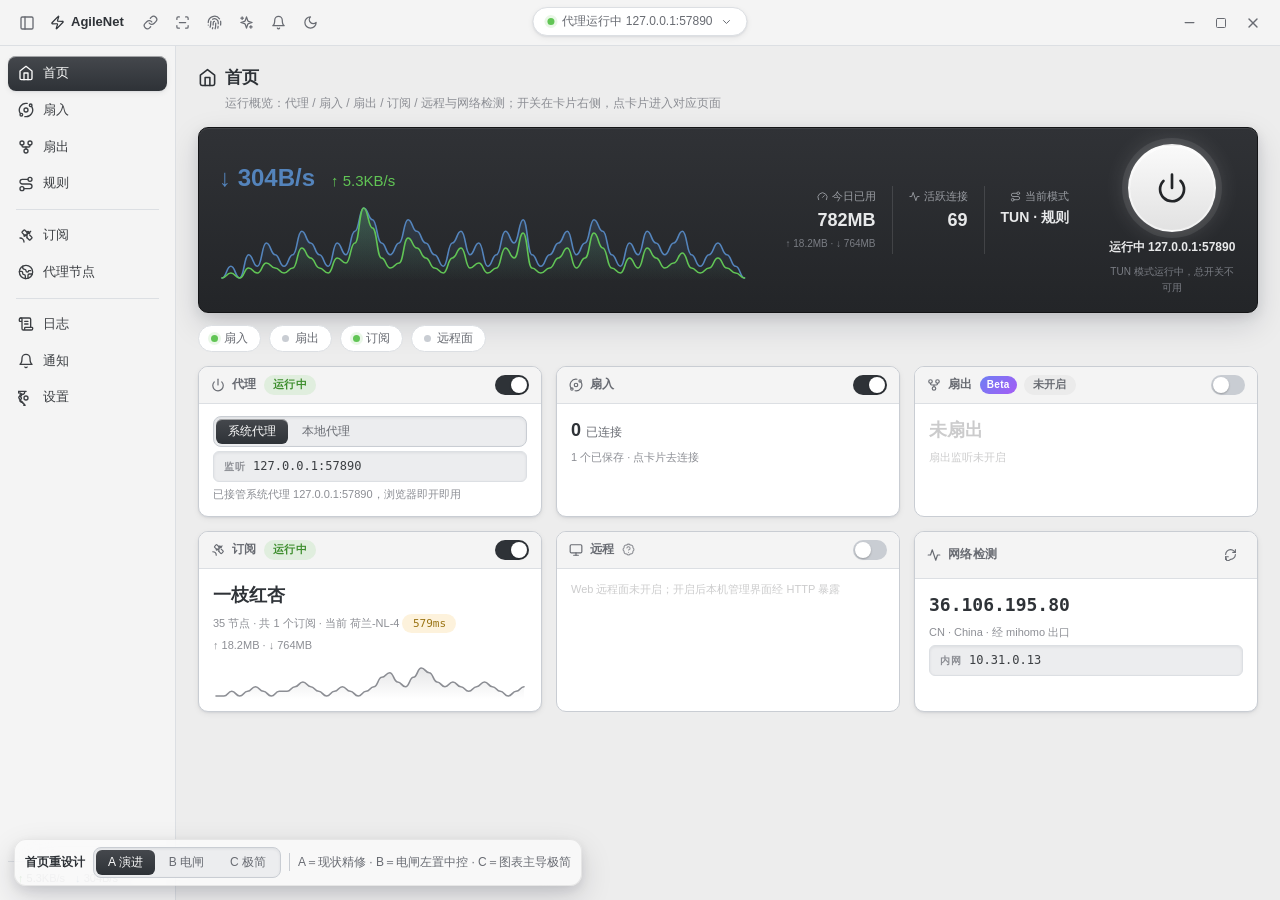
<file: designs/home-redesign/AgileNet Home Redesign.html>
<!doctype html>
<html lang="zh-CN" data-theme="light">
<head>
<meta charset="utf-8">
<meta name="viewport" content="width=device-width, initial-scale=1">
<title>AgileNet 首页重设计 · 三方向探索</title>
<style>
/* ===== 设计 token： verbatim 摘自 apps/desktop/ui/tokens.css（浅色默认 + 深色） ===== */
:root {
  --bg: #EDEDED; --bg2: #F4F4F4; --panel: #F8F8F8; --panel2: #FFFFFF;
  --border: #DCDFE3; --border2: #C9CDD3;
  --text: #3C3F43; --text-strong: #2E3237; --dim: #686B72; --dim2: #8C8E94;
  --accent: #3C3F43; --accent2: #2E3237; --accent-fg: #FCFCFC;
  --accent-bg: rgba(60,63,67,.05); --ring-bg: rgba(60,63,67,.14);
  --link: #2E3237; --ring: #2E3237;
  --ok: #61C555; --warn: #F6BE50; --danger: #ED6A5F;
  --ok-text: #3E8E2E; --warn-text: #9A7414; --danger-text: #CE3F34;
  --ok-bg: rgba(97,197,85,.14); --warn-bg: rgba(246,190,80,.20); --danger-bg: rgba(237,106,95,.12);
  --chip: #F1F1F1; --hover: #E2E2E2; --row-border: #E7E8EA;
  --radius: 10px;
  --shadow-1: 0 1px 2px rgba(16,24,40,.07), 0 2px 6px rgba(16,24,40,.06);
  --shadow-2: 0 4px 12px rgba(16,24,40,.10), 0 12px 32px rgba(16,24,40,.14);
  --shadow-3: 0 2px 8px rgba(16,24,40,.08), 0 12px 40px rgba(16,24,40,.16);
  --glass-bg: rgba(252,252,252,.78); --glass-border: rgba(0,0,0,.08);
  --card-hi: rgba(255,255,255,.65);
  --input-bg: #ECEDEF; --input-border: #C9CDD3;
  --btn-hi: rgba(255,255,255,.14);
  --well-inset: inset 0 1px 3px rgba(16,24,40,.07);
  --mast-bg: linear-gradient(180deg, #303236, #232528); --mast-border: #141517; --mast-hi: rgba(255,255,255,.08);
  --mast-text: #E8E9EA; --mast-dim: #9A9DA3; --mast-dim2: #8A8D93; --mast-faint: #7A7D84; --mast-div: rgba(255,255,255,.12);
  --mast-btn-bg: linear-gradient(180deg, #3B3D41, #2A2C2F); --mast-btn-border: rgba(255,255,255,.18); --mast-btn-text: #C9CBCE;
  --mast-on-bg: linear-gradient(180deg, #FAFAFA, #E2E2E2); --mast-on-text: #232528; --mast-on-ring: rgba(255,255,255,.08); --mast-on-glow: rgba(255,255,255,.20);
  --info: #5484BC; --info-text: #3E6A9E; --info-bg: rgba(84,132,188,.14);
  --accent-grad: linear-gradient(180deg, #45484D, #2E3237);
  --toggle-knob: #FFFFFF; --toggle-checked: #2E3237; --toggle-knob-checked: #FFFFFF;
  --dur-fast: 120ms; --dur-slow: 320ms;
  --chart-grid: rgba(0,0,0,.09); --chart-up: #61C555; --chart-down: #5484BC;
  --lat-good: #3E8E2E; --lat-mid: #9A7414; --lat-bad: #CE3F34;
  --lat-good-bg: rgba(97,197,85,.14); --lat-mid-bg: rgba(246,190,80,.20); --lat-bad-bg: rgba(237,106,95,.12);
  --power-ring: rgba(60,63,67,.35); --power-glow: rgba(60,63,67,.28);
  --glass-hi: rgba(255,255,255,.5);
  --beta-grad: linear-gradient(135deg, #6E7FF3, #A55CF5);
}
html[data-theme="dark"] {
  --bg: #2A2828; --bg2: #2F2D2D; --panel: #312F2F; --panel2: #3A3838;
  --border: #434343; --border2: #504F4F;
  --text: #D4D4D4; --text-strong: #EEEEEE; --dim: #9A9DA3; --dim2: #6F6F6F;
  --accent: #EEEEEE; --accent2: #E2E2E2; --accent-fg: #252222;
  --accent-bg: rgba(238,238,238,.08); --ring-bg: rgba(238,238,238,.16);
  --link: #EEEEEE; --ring: #EEEEEE;
  --ok: #5FCF65; --warn: #F8CE52; --danger: #F96057;
  --ok-text: #5FCF65; --warn-text: #F8CE52; --danger-text: #F96057;
  --ok-bg: rgba(95,207,101,.14); --warn-bg: rgba(248,206,82,.16); --danger-bg: rgba(249,96,87,.14);
  --chip: #2F2D2D; --hover: #3A3838; --row-border: #3B3939;
  --shadow-1: 0 1px 2px rgba(0,0,0,.32), 0 2px 6px rgba(0,0,0,.28);
  --shadow-2: 0 4px 14px rgba(0,0,0,.40), 0 12px 36px rgba(0,0,0,.44);
  --shadow-3: 0 2px 10px rgba(0,0,0,.44), 0 16px 48px rgba(0,0,0,.52);
  --glass-bg: rgba(56,54,54,.78); --glass-border: rgba(255,255,255,.10);
  --card-hi: rgba(255,255,255,.05);
  --input-bg: rgba(255,255,255,.07); --input-border: #504F4F;
  --btn-hi: rgba(255,255,255,.10);
  --well-inset: inset 0 1px 3px rgba(0,0,0,.30);
  --info: #7EA6D8; --info-text: #7EA6D8; --info-bg: rgba(126,166,216,.14);
  --accent-grad: linear-gradient(180deg, #F5F5F5, #DFDFDF);
  --toggle-knob: #FFFFFF; --toggle-checked: #EEEEEE; --toggle-knob-checked: #2A2828;
  --chart-grid: rgba(255,255,255,.10); --chart-up: #74CE8A; --chart-down: #8FB6DE;
  --lat-good: #5FCF65; --lat-mid: #F8CE52; --lat-bad: #F96057;
  --lat-good-bg: rgba(95,207,101,.14); --lat-mid-bg: rgba(248,206,82,.16); --lat-bad-bg: rgba(249,96,87,.14);
  --power-ring: rgba(238,238,238,.40); --power-glow: rgba(238,238,238,.22);
  --glass-hi: rgba(255,255,255,.06);
  --beta-grad: linear-gradient(135deg, #8490FF, #B66FFF);
}

/* ===== 基底 ===== */
* { box-sizing: border-box; margin: 0; padding: 0; }
html, body { height: 100%; }
body {
  font-family: -apple-system, "SF Pro Text", "PingFang SC", "Microsoft YaHei", "Noto Sans SC", sans-serif;
  background: var(--bg); color: var(--text); font-size: 13px; line-height: 1.6;
  -webkit-font-smoothing: antialiased; overflow: hidden;
}
button { font: inherit; color: inherit; background: none; border: none; cursor: pointer; }
.mono { font-family: ui-monospace, "SF Mono", "Cascadia Mono", Consolas, monospace; }
.hint { font-size: 11px; color: var(--dim2); margin-top: 6px; }
.ic { display: inline-flex; vertical-align: -2px; }
.ic svg { display: block; }

/* ===== 外壳：标题栏 + 灵动岛 + 侧栏 ===== */
.app { display: flex; flex-direction: column; height: 100%; }
.titlebar {
  height: 46px; flex-shrink: 0; display: flex; align-items: center; gap: 8px; padding: 0 12px;
  background: var(--bg2); border-bottom: 1px solid var(--border); position: relative;
}
.tb-btn { width: 30px; height: 30px; border-radius: 6px; display: flex; align-items: center; justify-content: center; color: var(--dim); }
.tb-btn:hover { background: var(--hover); color: var(--text); }
.tb-logo { display: flex; align-items: center; gap: 6px; font-weight: 600; font-size: 13px; color: var(--text-strong); margin-right: 4px; }
.tb-tools { display: flex; align-items: center; gap: 2px; }
.island {
  position: absolute; left: 50%; transform: translateX(-50%); top: 7px;
  background: var(--panel2); border: 1px solid var(--border); border-radius: 999px;
  box-shadow: var(--shadow-1); padding: 4px 14px; display: flex; align-items: center; gap: 8px;
  font-size: 12px; color: var(--dim); white-space: nowrap;
}
.island .dot { width: 7px; height: 7px; border-radius: 50%; background: var(--ok); box-shadow: 0 0 0 3px var(--ok-bg); }
.island.off .dot { background: var(--dim2); box-shadow: none; }
.tb-controls { margin-left: auto; display: flex; gap: 2px; }
.tb-controls .tb-btn.close:hover { background: var(--danger); color: #fff; }

.shell { flex: 1; display: flex; min-height: 0; }
.sidebar {
  width: 176px; flex-shrink: 0; background: var(--bg2); border-right: 1px solid var(--border);
  padding: 10px 8px; display: flex; flex-direction: column; gap: 2px; transition: width var(--dur-fast) ease;
}
body.collapsed .sidebar { width: 46px; }
body.collapsed .nav-label, body.collapsed .side-foot, body.collapsed .nav-sep { display: none; }
.nav-item {
  display: flex; align-items: center; gap: 9px; padding: 7px 10px; border-radius: 8px;
  font-size: 13px; color: var(--text); cursor: pointer; white-space: nowrap;
}
.nav-item:hover { background: var(--hover); }
.nav-item.active {
  background: var(--accent-grad); color: var(--accent-fg); box-shadow: var(--shadow-1), inset 0 1px 0 var(--glass-hi);
}
.nav-sep { height: 1px; background: var(--border); margin: 6px 8px; }
.side-foot { margin-top: auto; border-top: 1px solid var(--border); padding: 8px 10px 2px; font-size: 11px; color: var(--dim2); font-variant-numeric: tabular-nums; }
.side-foot .up::before { content: "↑ "; color: var(--ok-text); }
.side-foot .down::before { content: "↓ "; color: var(--info-text); }
.side-foot .down { margin-left: 10px; }

.content { flex: 1; overflow-y: auto; padding: 18px 22px 90px; }
.page-title { display: flex; align-items: center; gap: 8px; font-size: 17px; font-weight: 600; color: var(--text-strong); }
.page-desc { font-size: 12px; color: var(--dim2); margin: 3px 0 14px 27px; }

/* ===== 共享组件 ===== */
.card, .dcard {
  background: var(--panel2); border: 1px solid var(--border2); border-radius: var(--radius);
  box-shadow: var(--shadow-1), inset 0 1px 0 var(--card-hi);
}
/* 深色仪器主卡（mast） */
.mast {
  background: var(--mast-bg); border: 1px solid var(--mast-border); color: var(--mast-text);
  box-shadow: var(--shadow-2), inset 0 1px 0 var(--mast-hi); border-radius: var(--radius);
}
/* 铭牌头带 */
.dc-head {
  display: flex; align-items: center; gap: 7px; padding: 8px 12px; margin: 0;
  background: var(--bg2); border-bottom: 1px solid var(--border); border-radius: 9px 9px 0 0;
  font-size: 12px; font-weight: 600; letter-spacing: .4px; color: var(--dim);
}
.dc-head .dc-switch { margin-left: auto; }
.dc-body { padding: 12px 14px; display: flex; flex-direction: column; gap: 4px; }
.dc-val { font-size: 18px; font-weight: 600; color: var(--text-strong); font-variant-numeric: tabular-nums; }
.dc-sub { font-size: 11px; color: var(--dim2); }
/* 未开启降饱和 */
.dcard { transition: filter var(--dur-fast) ease, opacity var(--dur-fast) ease; }
.dcard.off .dc-body { opacity: .45; filter: saturate(.2); }
.dcard.off { box-shadow: none; }
/* 开关 */
.switch { position: relative; display: inline-block; width: 34px; height: 20px; flex-shrink: 0; }
.switch input { position: absolute; opacity: 0; inset: 0; cursor: pointer; z-index: 1; margin: 0; }
.switch .slider {
  position: absolute; inset: 0; border-radius: 999px; background: var(--border2); transition: background var(--dur-fast) ease;
}
.switch .slider::after {
  content: ""; position: absolute; left: 2px; top: 2px; width: 16px; height: 16px; border-radius: 50%;
  background: var(--toggle-knob); box-shadow: 0 1px 2px rgba(0,0,0,.25); transition: transform var(--dur-fast) ease, background var(--dur-fast) ease;
}
.switch input:checked + .slider { background: var(--toggle-checked); }
.switch input:checked + .slider::after { transform: translateX(14px); background: var(--toggle-knob-checked); }
/* 大电闸 */
.pwr {
  width: 88px; height: 88px; border-radius: 50%; display: flex; align-items: center; justify-content: center;
  background: var(--mast-btn-bg); border: 2px solid var(--mast-btn-border); color: var(--mast-btn-text);
  box-shadow: inset 0 1px 0 var(--mast-hi), 0 2px 6px rgba(0,0,0,.35); transition: transform var(--dur-fast) ease;
}
.pwr:hover { transform: scale(1.03); filter: brightness(1.1); }
.pwr:active { transform: scale(.97); }
.pwr.on {
  background: var(--mast-on-bg); border-color: rgba(255,255,255,.5); color: var(--mast-on-text);
  box-shadow: 0 0 0 6px var(--mast-on-ring), 0 0 26px var(--mast-on-glow), inset 0 1px 0 rgba(255,255,255,.8);
  animation: breathe 2s ease-out infinite;
}
@keyframes breathe { 0% { box-shadow: 0 0 0 0 rgba(255,255,255,.22), 0 0 26px var(--mast-on-glow), inset 0 1px 0 rgba(255,255,255,.8); } 100% { box-shadow: 0 0 0 14px rgba(255,255,255,0), 0 0 26px var(--mast-on-glow), inset 0 1px 0 rgba(255,255,255,.8); } }
/* 徽章 / 胶囊 */
.badge-beta {
  font-size: 10px; font-weight: 700; padding: 1px 7px; border-radius: 999px; color: #fff;
  background: var(--beta-grad); letter-spacing: .3px;
}
.pill { display: inline-flex; align-items: center; gap: 5px; font-size: 11px; padding: 1px 9px; border-radius: 999px; }
.pill-ok { background: var(--ok-bg); color: var(--ok-text); }
.pill-dim { background: var(--accent-bg); color: var(--dim); }
.lat { font-family: ui-monospace, monospace; font-size: 11px; padding: 1px 8px; border-radius: 999px; min-width: 54px; text-align: center; display: inline-block; font-variant-numeric: tabular-nums; }
.lat-mid { background: var(--lat-mid-bg); color: var(--lat-mid); }
/* 角色胶囊条 */
.role-pill {
  display: inline-flex; align-items: center; gap: 6px; font-size: 12px; color: var(--dim);
  background: var(--panel2); border: 1px solid var(--border); border-radius: 999px; padding: 3px 12px;
}
.role-pill .rdot { width: 7px; height: 7px; border-radius: 50%; background: var(--border2); }
.role-pill.on .rdot { background: var(--ok); box-shadow: 0 0 0 3px var(--ok-bg); }
/* 段控 */
.seg { display: inline-flex; background: var(--input-bg); border: 1px solid var(--input-border); border-radius: 8px; padding: 2px; gap: 2px; box-shadow: var(--well-inset); }
.seg button { padding: 3px 12px; border-radius: 6px; font-size: 12px; color: var(--dim); }
.seg button.active { background: var(--accent-grad); color: var(--accent-fg); box-shadow: inset 0 1px 0 var(--glass-hi); }
/* well 数据凹槽 */
.well {
  display: flex; align-items: center; gap: 8px; background: var(--input-bg); border: 1px solid var(--border);
  border-radius: 6px; box-shadow: var(--well-inset); padding: 5px 10px; font-size: 12px;
}
.well .k { font-size: 10px; letter-spacing: .5px; color: var(--dim2); font-weight: 600; }
.well .grow { flex: 1; font-family: ui-monospace, monospace; color: var(--text); overflow: hidden; text-overflow: ellipsis; white-space: nowrap; }
/* KPI */
.agkpi { padding: 10px 14px; display: flex; flex-direction: column; gap: 2px; }
.agkpi-v { font-size: 18px; font-weight: 600; color: var(--text-strong); font-variant-numeric: tabular-nums; }
.agkpi-k { font-size: 11px; color: var(--dim2); }
.num { font-variant-numeric: tabular-nums; }

/* ===== 变体 A：演进 · 仪器台 ===== */
.heroA { display: flex; align-items: center; gap: 22px; padding: 16px 20px; flex-wrap: wrap; }
.heroA .h-left { flex: 1; min-width: 260px; display: flex; flex-direction: column; gap: 8px; }
.heroA .rates { display: flex; align-items: baseline; gap: 16px; }
.heroA .r-down { font-size: 24px; font-weight: 600; color: var(--chart-down); white-space: nowrap; }
.heroA .r-up { font-size: 15px; color: var(--chart-up); white-space: nowrap; }
.heroA .h-stats { display: flex; align-items: stretch; }
.heroA .hstat { display: flex; flex-direction: column; gap: 1px; padding: 2px 16px; text-align: right; }
.heroA .hstat + .hstat { border-left: 1px solid var(--mast-div); }
.heroA .hstat-l { font-size: 11px; color: var(--mast-dim); display: flex; align-items: center; gap: 4px; justify-content: flex-end; }
.heroA .hstat-v { font-size: 18px; font-weight: 600; color: var(--mast-text); font-variant-numeric: tabular-nums; }
.heroA .hstat-s { font-size: 10px; color: var(--mast-faint); font-variant-numeric: tabular-nums; }
.heroA .h-power { display: flex; flex-direction: column; align-items: center; gap: 6px; flex-shrink: 0; }
.heroA .h-power-state { font-size: 12px; font-weight: 600; color: var(--mast-text); text-align: center; }
.heroA .h-power-hint { font-size: 10px; color: var(--mast-faint); text-align: center; max-width: 130px; }
.rolebar { display: flex; gap: 8px; margin: 12px 0 14px; flex-wrap: wrap; }
.dashA { display: grid; grid-template-columns: repeat(3, 1fr); gap: 14px; }
@media (max-width: 1100px) { .dashA { grid-template-columns: repeat(2, 1fr); } }
.dashA .dc-spark { margin-top: 6px; height: 34px; }

/* ===== 变体 B：左电闸 · 中控台 ===== */
.dashB { display: grid; grid-template-columns: 272px 1fr; gap: 14px; align-items: start; }
.mastB { padding: 20px 18px; display: flex; flex-direction: column; align-items: center; gap: 14px; position: sticky; top: 0; }
.mastB .pwr { width: 96px; height: 96px; }
.mastB .mb-state { text-align: center; }
.mastB .mb-state b { display: block; font-size: 14px; color: var(--mast-text); }
.mastB .mb-state span { font-size: 11px; color: var(--mast-faint); font-family: ui-monospace, monospace; }
.mastB .mb-mode { font-size: 11px; color: var(--mast-dim); border: 1px solid var(--mast-div); border-radius: 999px; padding: 2px 12px; }
.mastB .mb-stats { width: 100%; border-top: 1px solid var(--mast-div); padding-top: 12px; display: flex; flex-direction: column; gap: 9px; }
.mastB .mb-row { display: flex; justify-content: space-between; align-items: baseline; font-size: 11px; color: var(--mast-dim); }
.mastB .mb-row b { font-size: 15px; color: var(--mast-text); font-variant-numeric: tabular-nums; font-weight: 600; }
.mastB .mb-row b.up { color: var(--chart-up); } .mastB .mb-row b.down { color: var(--chart-down); }
.mastB .mb-spark { width: 100%; height: 44px; border-top: 1px solid var(--mast-div); padding-top: 10px; }
.b-right { display: flex; flex-direction: column; gap: 14px; min-width: 0; }
.b-kpis { display: grid; grid-template-columns: repeat(4, 1fr); gap: 14px; }
.b-chart-card .dc-body { padding: 10px 14px 14px; }
.b-chart { height: 150px; }
.b-cards { display: grid; grid-template-columns: repeat(2, 1fr); gap: 14px; }
@media (max-width: 1100px) { .dashB { grid-template-columns: 1fr; } .mastB { position: static; } }

/* ===== 变体 C：数据优先 · 极简 ===== */
.heroC { padding: 18px 20px 12px; display: flex; flex-direction: column; gap: 4px; }
.heroC .hc-top { display: flex; align-items: center; gap: 18px; flex-wrap: wrap; }
.heroC .hc-rates { display: flex; align-items: baseline; gap: 18px; flex: 1; }
.heroC .r-down { font-size: 30px; font-weight: 650; color: var(--chart-down); }
.heroC .r-up { font-size: 17px; color: var(--chart-up); }
.heroC .hc-meta { display: flex; gap: 16px; font-size: 11px; color: var(--dim2); font-variant-numeric: tabular-nums; }
.heroC .hc-meta b { color: var(--text-strong); font-weight: 600; }
.heroC .hc-power { display: flex; align-items: center; gap: 10px; }
.heroC .hc-chart { height: 132px; margin: 4px -6px 0; }
.c-rolestrip { display: flex; gap: 0; margin: 14px 0; border: 1px solid var(--border2); border-radius: var(--radius); overflow: hidden; box-shadow: var(--shadow-1), inset 0 1px 0 var(--card-hi); background: var(--panel2); }
.c-role {
  flex: 1; display: flex; align-items: center; gap: 9px; padding: 10px 14px; cursor: pointer;
  border-right: 1px solid var(--row-border); min-width: 0;
}
.c-role:last-child { border-right: none; }
.c-role:hover { background: var(--hover); }
.c-role .rdot { width: 8px; height: 8px; border-radius: 50%; background: var(--border2); flex-shrink: 0; }
.c-role.on .rdot { background: var(--ok); box-shadow: 0 0 0 3px var(--ok-bg); }
.c-role .cr-name { font-size: 13px; font-weight: 600; color: var(--text-strong); white-space: nowrap; }
.c-role .cr-sub { font-size: 11px; color: var(--dim2); white-space: nowrap; overflow: hidden; text-overflow: ellipsis; }
.c-role .switch { margin-left: auto; }
.c-tiles { display: grid; grid-template-columns: repeat(3, 1fr); gap: 14px; }
.c-tiles .span2 { grid-column: span 2; }
@media (max-width: 1000px) { .c-tiles { grid-template-columns: 1fr 1fr; } .c-tiles .span2 { grid-column: span 2; } }

/* ===== 设计探索控制条（不属于产品 UI） ===== */
.designbar {
  position: fixed; left: 14px; bottom: 14px; z-index: 900;
  display: flex; align-items: center; gap: 8px; padding: 7px 10px;
  background: var(--glass-bg); -webkit-backdrop-filter: blur(18px); backdrop-filter: blur(18px);
  border: 1px solid var(--glass-border); border-radius: 12px; box-shadow: var(--shadow-2);
  font-size: 12px; color: var(--dim);
}
.designbar .db-label { font-weight: 600; color: var(--text-strong); }
.designbar .seg button.on { background: var(--accent-grad); color: var(--accent-fg); }
.designbar .db-sep { width: 1px; height: 18px; background: var(--border2); }
</style>
</head>
<body>
<div class="app">
  <!-- 标题栏 -->
  <header class="titlebar">
    <button class="tb-btn" id="btn-collapse" title="收起侧栏"><i class="ic" data-ic="panel-left" data-sz="16"></i></button>
    <div class="tb-logo"><i class="ic" data-ic="zap" data-sz="15"></i>AgileNet</div>
    <div class="tb-tools">
      <button class="tb-btn"><i class="ic" data-ic="link" data-sz="15"></i></button>
      <button class="tb-btn"><i class="ic" data-ic="scan-line" data-sz="15"></i></button>
      <button class="tb-btn"><i class="ic" data-ic="fingerprint" data-sz="15"></i></button>
      <button class="tb-btn"><i class="ic" data-ic="sparkles" data-sz="15"></i></button>
      <button class="tb-btn"><i class="ic" data-ic="bell" data-sz="15"></i></button>
      <button class="tb-btn" id="btn-theme" title="切换主题"><i class="ic" data-ic="moon" data-sz="15"></i></button>
    </div>
    <div class="island" id="island"><span class="dot"></span><span id="island-text">代理运行中 127.0.0.1:57890</span><i class="ic" data-ic="chevron-down" data-sz="12"></i></div>
    <div class="tb-controls">
      <button class="tb-btn"><i class="ic" data-ic="minus" data-sz="15"></i></button>
      <button class="tb-btn"><i class="ic" data-ic="square" data-sz="12"></i></button>
      <button class="tb-btn close"><i class="ic" data-ic="x" data-sz="16"></i></button>
    </div>
  </header>

  <div class="shell">
    <!-- 侧栏 -->
    <aside class="sidebar">
      <div class="nav-item active"><i class="ic" data-ic="home" data-sz="16"></i><span class="nav-label">首页</span></div>
      <div class="nav-item"><i class="ic" data-ic="orbit" data-sz="16"></i><span class="nav-label">扇入</span></div>
      <div class="nav-item"><i class="ic" data-ic="git-fork" data-sz="16"></i><span class="nav-label">扇出</span></div>
      <div class="nav-item"><i class="ic" data-ic="route" data-sz="16"></i><span class="nav-label">规则</span></div>
      <div class="nav-sep"></div>
      <div class="nav-item"><i class="ic" data-ic="satellite" data-sz="16"></i><span class="nav-label">订阅</span></div>
      <div class="nav-item"><i class="ic" data-ic="earth" data-sz="16"></i><span class="nav-label">代理节点</span></div>
      <div class="nav-sep"></div>
      <div class="nav-item"><i class="ic" data-ic="scroll-text" data-sz="16"></i><span class="nav-label">日志</span></div>
      <div class="nav-item"><i class="ic" data-ic="bell" data-sz="16"></i><span class="nav-label">通知</span></div>
      <div class="nav-item"><i class="ic" data-ic="settings" data-sz="16"></i><span class="nav-label">设置</span></div>
      <div class="side-foot"><span class="up">5.3KB/s</span><span class="down">304B/s</span></div>
    </aside>

    <main class="content">
      <div class="page-title"><i class="ic" data-ic="home" data-sz="19"></i>首页</div>
      <div class="page-desc">运行概览：代理 / 扇入 / 扇出 / 订阅 / 远程与网络检测；开关在卡片右侧，点卡片进入对应页面</div>

      <!-- ============ 变体 A：演进 · 仪器台 ============ -->
      <section class="page" id="v-a" data-screen-label="A 演进仪器台">
        <div class="mast heroA">
          <div class="h-left">
            <div class="rates">
              <span class="r-down num">↓&nbsp;304B/s</span>
              <span class="r-up num">↑&nbsp;5.3KB/s</span>
            </div>
            <div class="spark" id="spark-a" style="height:76px"></div>
          </div>
          <div class="h-stats">
            <div class="hstat"><span class="hstat-l"><i class="ic" data-ic="gauge" data-sz="11"></i>今日已用</span><span class="hstat-v">782MB</span><span class="hstat-s">↑ 18.2MB · ↓ 764MB</span></div>
            <div class="hstat"><span class="hstat-l"><i class="ic" data-ic="activity" data-sz="11"></i>活跃连接</span><span class="hstat-v">69</span></div>
            <div class="hstat"><span class="hstat-l"><i class="ic" data-ic="route" data-sz="11"></i>当前模式</span><span class="hstat-v" style="font-size:14px">TUN · 规则</span></div>
          </div>
          <div class="h-power">
            <button class="pwr on" data-power><i class="ic" data-ic="power" data-sz="32"></i></button>
            <div class="h-power-state" data-power-state>运行中 127.0.0.1:57890</div>
            <div class="h-power-hint">TUN 模式运行中，总开关不可用</div>
          </div>
        </div>

        <div class="rolebar">
          <button class="role-pill on"><span class="rdot"></span>扇入</button>
          <button class="role-pill"><span class="rdot"></span>扇出</button>
          <button class="role-pill on"><span class="rdot"></span>订阅</button>
          <button class="role-pill"><span class="rdot"></span>远程面</button>
        </div>

        <div class="dashA">
          <div class="dcard">
            <div class="dc-head"><i class="ic" data-ic="power" data-sz="14"></i>代理 <span class="pill pill-ok">运行中</span>
              <label class="switch dc-switch"><input type="checkbox" checked><span class="slider"></span></label></div>
            <div class="dc-body">
              <div class="seg"><button class="active">系统代理</button><button>本地代理</button></div>
              <div class="well"><span class="k">监听</span><span class="grow">127.0.0.1:57890</span></div>
              <div class="hint" style="margin-top:0">已接管系统代理 127.0.0.1:57890，浏览器即开即用</div>
            </div>
          </div>
          <div class="dcard">
            <div class="dc-head"><i class="ic" data-ic="orbit" data-sz="14"></i>扇入
              <label class="switch dc-switch"><input type="checkbox" checked><span class="slider"></span></label></div>
            <div class="dc-body">
              <div class="dc-val">0 <span style="font-size:12px;color:var(--dim);font-weight:400">已连接</span></div>
              <div class="dc-sub">1 个已保存 · 点卡片去连接</div>
            </div>
          </div>
          <div class="dcard off">
            <div class="dc-head"><i class="ic" data-ic="git-fork" data-sz="14"></i>扇出 <span class="badge-beta">Beta</span> <span class="pill pill-dim">未开启</span>
              <label class="switch dc-switch"><input type="checkbox"><span class="slider"></span></label></div>
            <div class="dc-body">
              <div class="dc-val" style="color:var(--dim2)">未扇出</div>
              <div class="dc-sub">扇出监听未开启</div>
            </div>
          </div>
          <div class="dcard">
            <div class="dc-head"><i class="ic" data-ic="satellite" data-sz="14"></i>订阅 <span class="pill pill-ok">运行中</span>
              <label class="switch dc-switch"><input type="checkbox" checked><span class="slider"></span></label></div>
            <div class="dc-body">
              <div class="dc-val">一枝红杏</div>
              <div class="dc-sub">35 节点 · 共 1 个订阅 · 当前 荷兰-NL-4 <span class="lat lat-mid">579ms</span></div>
              <div class="dc-sub num">↑ 18.2MB · ↓ 764MB</div>
              <div class="dc-spark spark" id="spark-a-sub"></div>
            </div>
          </div>
          <div class="dcard off">
            <div class="dc-head"><i class="ic" data-ic="monitor" data-sz="14"></i>远程 <i class="ic" data-ic="badge-question-mark" data-sz="13" style="color:var(--dim2)"></i>
              <label class="switch dc-switch"><input type="checkbox"><span class="slider"></span></label></div>
            <div class="dc-body">
              <div class="dc-sub">Web 远程面未开启；开启后本机管理界面经 HTTP 暴露</div>
            </div>
          </div>
          <div class="dcard">
            <div class="dc-head"><i class="ic" data-ic="activity" data-sz="14"></i>网络检测
              <span style="margin-left:auto" class="tb-btn"><i class="ic" data-ic="refresh-cw" data-sz="13"></i></span></div>
            <div class="dc-body">
              <div class="dc-val mono">36.106.195.80</div>
              <div class="dc-sub">CN · China · 经 mihomo 出口</div>
              <div class="well"><span class="k">内网</span><span class="grow">10.31.0.13</span></div>
            </div>
          </div>
        </div>
      </section>

      <!-- ============ 变体 B：左电闸 · 中控台 ============ -->
      <section class="page" id="v-b" data-screen-label="B 左电闸中控台" hidden>
        <div class="dashB">
          <div class="mast mastB">
            <button class="pwr on" data-power><i class="ic" data-ic="power" data-sz="36"></i></button>
            <div class="mb-state"><b data-power-state>运行中</b><span>127.0.0.1:57890</span></div>
            <span class="mb-mode">TUN · 规则</span>
            <div class="mb-stats">
              <div class="mb-row"><span>下行速率</span><b class="down">304B/s</b></div>
              <div class="mb-row"><span>上行速率</span><b class="up">5.3KB/s</b></div>
              <div class="mb-row"><span>今日已用</span><b>782MB</b></div>
              <div class="mb-row"><span>活跃连接</span><b>69</b></div>
            </div>
            <div class="mb-spark spark" id="spark-b"></div>
          </div>

          <div class="b-right">
            <div class="b-kpis">
              <div class="card agkpi"><span class="agkpi-v">782MB</span><span class="agkpi-k">今日已用 · ↑18.2MB ↓764MB</span></div>
              <div class="card agkpi"><span class="agkpi-v">69</span><span class="agkpi-k">活跃连接</span></div>
              <div class="card agkpi"><span class="agkpi-v">36.106.195.80</span><span class="agkpi-k">出口 IP · CN · 经 mihomo</span></div>
              <div class="card agkpi"><span class="agkpi-v"><span class="lat lat-mid">579ms</span></span><span class="agkpi-k">当前节点 · 荷兰-NL-4</span></div>
            </div>
            <div class="card b-chart-card">
              <div class="dc-head"><i class="ic" data-ic="activity" data-sz="14"></i>实时速率
                <span style="margin-left:auto;display:flex;gap:12px;font-size:11px;letter-spacing:0">
                  <span><i style="display:inline-block;width:8px;height:8px;border-radius:2px;background:var(--chart-down);margin-right:4px"></i>下行</span>
                  <span><i style="display:inline-block;width:8px;height:8px;border-radius:2px;background:var(--chart-up);margin-right:4px"></i>上行</span>
                </span></div>
              <div class="dc-body"><div class="b-chart line" id="line-b"></div></div>
            </div>
            <div class="b-cards">
              <div class="dcard">
                <div class="dc-head"><i class="ic" data-ic="power" data-sz="14"></i>代理 <span class="pill pill-ok">系统代理</span>
                  <label class="switch dc-switch"><input type="checkbox" checked><span class="slider"></span></label></div>
                <div class="dc-body"><div class="well"><span class="k">监听</span><span class="grow">127.0.0.1:57890</span></div>
                  <div class="hint" style="margin-top:0">已接管系统代理，浏览器即开即用</div></div>
              </div>
              <div class="dcard">
                <div class="dc-head"><i class="ic" data-ic="satellite" data-sz="14"></i>订阅 <span class="pill pill-ok">运行中</span>
                  <label class="switch dc-switch"><input type="checkbox" checked><span class="slider"></span></label></div>
                <div class="dc-body"><div class="dc-val" style="font-size:15px">一枝红杏</div>
                  <div class="dc-sub">35 节点 · 荷兰-NL-4 <span class="lat lat-mid">579ms</span></div></div>
              </div>
              <div class="dcard">
                <div class="dc-head"><i class="ic" data-ic="orbit" data-sz="14"></i>扇入
                  <label class="switch dc-switch"><input type="checkbox" checked><span class="slider"></span></label></div>
                <div class="dc-body"><div class="dc-val" style="font-size:15px">0 已连接</div>
                  <div class="dc-sub">1 个已保存</div></div>
              </div>
              <div class="dcard off">
                <div class="dc-head"><i class="ic" data-ic="git-fork" data-sz="14"></i>扇出 <span class="badge-beta">Beta</span>
                  <label class="switch dc-switch"><input type="checkbox"><span class="slider"></span></label></div>
                <div class="dc-body"><div class="dc-sub">扇出监听未开启</div></div>
              </div>
              <div class="dcard off">
                <div class="dc-head"><i class="ic" data-ic="monitor" data-sz="14"></i>远程
                  <label class="switch dc-switch"><input type="checkbox"><span class="slider"></span></label></div>
                <div class="dc-body"><div class="dc-sub">Web 远程面未开启</div></div>
              </div>
              <div class="dcard">
                <div class="dc-head"><i class="ic" data-ic="activity" data-sz="14"></i>网络检测</div>
                <div class="dc-body"><div class="dc-val mono" style="font-size:15px">36.106.195.80</div>
                  <div class="dc-sub">CN · China · 内网 10.31.0.13</div></div>
              </div>
            </div>
          </div>
        </div>
      </section>

      <!-- ============ 变体 C：数据优先 · 极简 ============ -->
      <section class="page" id="v-c" data-screen-label="C 数据优先极简" hidden>
        <div class="card heroC">
          <div class="hc-top">
            <div class="hc-rates">
              <span class="r-down num">↓ 304B/s</span>
              <span class="r-up num">↑ 5.3KB/s</span>
            </div>
            <div class="hc-meta">
              <span>今日 <b>782MB</b></span><span>连接 <b>69</b></span><span>模式 <b>TUN · 规则</b></span>
            </div>
            <div class="hc-power">
              <span style="font-size:12px;font-weight:600" data-power-state>运行中</span>
              <label class="switch" style="width:44px;height:24px"><input type="checkbox" checked data-power-switch><span class="slider"></span></label>
            </div>
          </div>
          <div class="hc-chart line" id="line-c"></div>
        </div>

        <div class="c-rolestrip">
          <div class="c-role on"><span class="rdot"></span><div><div class="cr-name">代理</div><div class="cr-sub">系统代理 · 57890</div></div>
            <label class="switch"><input type="checkbox" checked><span class="slider"></span></label></div>
          <div class="c-role on"><span class="rdot"></span><div><div class="cr-name">扇入</div><div class="cr-sub">0 已连接</div></div>
            <label class="switch"><input type="checkbox" checked><span class="slider"></span></label></div>
          <div class="c-role"><span class="rdot"></span><div><div class="cr-name">扇出</div><div class="cr-sub">未开启 · Beta</div></div>
            <label class="switch"><input type="checkbox"><span class="slider"></span></label></div>
          <div class="c-role on"><span class="rdot"></span><div><div class="cr-name">订阅</div><div class="cr-sub">一枝红杏 · 579ms</div></div>
            <label class="switch"><input type="checkbox" checked><span class="slider"></span></label></div>
          <div class="c-role"><span class="rdot"></span><div><div class="cr-name">远程</div><div class="cr-sub">未开启</div></div>
            <label class="switch"><input type="checkbox"><span class="slider"></span></label></div>
        </div>

        <div class="c-tiles">
          <div class="dcard span2">
            <div class="dc-head"><i class="ic" data-ic="satellite" data-sz="14"></i>订阅 · 一枝红杏
              <span style="margin-left:auto" class="lat lat-mid">579ms</span></div>
            <div class="dc-body">
              <div class="dc-sub">35 节点 · 共 1 个订阅 · 当前 荷兰-NL-4（流量倍率 0.1）· ↑ 18.2MB · ↓ 764MB</div>
              <div class="spark" id="spark-c" style="height:40px"></div>
            </div>
          </div>
          <div class="dcard">
            <div class="dc-head"><i class="ic" data-ic="activity" data-sz="14"></i>网络检测</div>
            <div class="dc-body">
              <div class="dc-val mono" style="font-size:16px">36.106.195.80</div>
              <div class="dc-sub">CN · China · 经 mihomo 出口</div>
              <div class="well"><span class="k">内网</span><span class="grow">10.31.0.13</span></div>
            </div>
          </div>
        </div>
      </section>
    </main>
  </div>
</div>

<!-- 设计探索控制条 -->
<div class="designbar">
  <span class="db-label">首页重设计</span>
  <div class="seg" id="db-variants">
    <button class="on" data-v="v-a">A 演进</button>
    <button data-v="v-b">B 电闸</button>
    <button data-v="v-c">C 极简</button>
  </div>
  <div class="db-sep"></div>
  <span>A＝现状精修 · B＝电闸左置中控 · C＝图表主导极简</span>
</div>

<script>
'use strict';
/* ---- Lucide 内联图标（与 apps/desktop/ui/icons.js 同构的最小表） ---- */
const ICONS = {
  'home': '<path d="m3 9 9-7 9 7v11a2 2 0 0 1-2 2H5a2 2 0 0 1-2-2z"/><polyline points="9 22 9 12 15 12 15 22"/>',
  'zap': '<path d="M4 14a1 1 0 0 1-.78-1.63l9.9-10.2a.5.5 0 0 1 .86.46l-1.92 6.02A1 1 0 0 0 13 10h7a1 1 0 0 1 .78 1.63l-9.9 10.2a.5.5 0 0 1-.86-.46l1.92-6.02A1 1 0 0 0 11 14z"/>',
  'power': '<path d="M12 2v10"/><path d="M18.4 6.6a9 9 0 1 1-12.77.04"/>',
  'orbit': '<path d="M20.341 6.484A10 10 0 0 1 10.266 21.85"/><path d="M3.659 17.516A10 10 0 0 1 13.74 2.152"/><circle cx="12" cy="12" r="3"/><circle cx="19" cy="5" r="2"/><circle cx="5" cy="19" r="2"/>',
  'git-fork': '<circle cx="12" cy="18" r="3"/><circle cx="6" cy="6" r="3"/><circle cx="18" cy="6" r="3"/><path d="M18 9v1a2 2 0 0 1-2 2H8a2 2 0 0 1-2-2V9"/><path d="M12 12v3"/>',
  'route': '<circle cx="6" cy="19" r="3"/><path d="M9 19h8.5a3.5 3.5 0 0 0 0-7h-11a3.5 3.5 0 0 1 0-7H15"/><circle cx="18" cy="5" r="3"/>',
  'satellite': '<path d="m13.5 6.5-3.148-3.148a1.205 1.205 0 0 0-1.704 0L6.352 5.648a1.205 1.205 0 0 0 0 1.704L9.5 10.5"/><path d="M16.5 7.5 19 5"/><path d="m17.5 10.5 3.148 3.148a1.205 1.205 0 0 1 0 1.704l-2.296 2.296a1.205 1.205 0 0 1-1.704 0L13.5 14.5"/><path d="M9 21a6 6 0 0 0-6-6"/><path d="M9.352 10.648a1.205 1.205 0 0 0 0 1.704l2.296-2.296a1.205 1.205 0 0 0 0 1.704l4.296-4.296a1.205 1.205 0 0 0 1.704 0l-2.296-2.296a1.205 1.205 0 0 1-1.704 0L13.5 14.5"/>',
  'earth': '<path d="M21.54 15H17a2 2 0 0 0-2 2v4.54"/><path d="M7 3.34V5a3 3 0 0 0 3 3a2 2 0 0 1 2 2c0 1.1.9 2 2 2a2 2 0 0 0 2-2h3.17"/><path d="M11 21.95V18a2 2 0 0 0-2-2a2 2 0 0 1-2-2v-1a2 2 0 0 0-2-2H2.05"/><circle cx="12" cy="12" r="10"/>',
  'scroll-text': '<path d="M15 12h-5"/><path d="M15 8h-5"/><path d="M19 17V5a2 2 0 0 0-2-2H4"/><path d="M8 21h12a2 2 0 0 0 2-2v-1a1 1 0 0 0-1-1H11a1 1 0 0 0-1 1v1a2 2 0 1 1-4 0V5a2 2 0 1 0-4 0v2a1 1 0 0 0 1 1h3"/>',
  'settings': '<path d="M12.22 2h-.44a2 2 0 0 0-2 2v.18a2 2 0 0 1-1 1.73l-.43.25a2 2 0 0 1-2 0l-.15-.08a2 2 0 0 0-2.73.73l-.22.38a2 2 0 0 0 .73 2.73l.15.1a2 2 0 0 0 1 1.72v.51a2 2 0 0 1-1 1.74l-.15.09a2 2 0 0 0-.73 2.73l.22.38a2 2 0 0 0 2.73.73l.15-.08a2 2 0 0 1 1 1.74v.5a2 2 0 0 1 1.74 1.74l.15.09a2 2 0 0 0 .73 2.73l.22-.39a2 2 0 0 0-.73-2.73l-.15-.08a2 2 0 0 0-1.74-1.74v-.5a2 2 0 0 1-1.74-1.74l-.15-.08a2 2 0 0 0-2.73-.73l-.22-.38a2 2 0 0 0-.73-2.73l.15-.1a2 2 0 0 0-1-1.72v-.51a2 2 0 0 1 1-1.74l.15-.09a2 2 0 0 0 2.73-.73l.22-.38a2 2 0 0 0-.73-2.73l-.15-.08a2 2 0 0 0-2.73-.73l-.43-.25a2 2 0 0 1-1-1.73V2z"/><circle cx="12" cy="12" r="3"/>',
  'bell': '<path d="M6 8a6 6 0 0 1 12 0c0 7 3 9 3 9H3s3-2 3-9"/><path d="M10.3 21a1.94 1.94 0 0 0 3.4 0"/>',
  'monitor': '<rect width="20" height="14" x="2" y="3" rx="2"/><line x1="8" x2="16" y1="21" y2="21"/><line x1="12" x2="12" y1="17" y2="21"/>',
  'activity': '<polyline points="22 12 18 12 15 21 9 3 6 12 2 12"/>',
  'gauge': '<path d="m12 14 4-4"/><path d="M3.34 19a10 10 0 1 1 17.32 0"/>',
  'refresh-cw': '<path d="M3 12a9 9 0 0 1 9-9 9.75 9.75 0 0 1 6.74 2.74L21 8"/><path d="M21 3v5h-5"/><path d="M21 12a9 9 0 0 1-9 9 9.75 9.75 0 0 1-6.74 2.74L3 16"/><path d="M8 16H3v5"/>',
  'minus': '<path d="M5 12h14"/>',
  'square': '<rect width="18" height="18" x="3" y="3" rx="2"/>',
  'x': '<path d="M18 6 6 18"/><path d="m6 6 12 12"/>',
  'chevron-down': '<path d="m6 9 6 6 6-6"/>',
  'panel-left': '<rect width="18" height="18" x="3" y="3" rx="2"/><path d="M9 3v18"/>',
  'link': '<path d="M10 13a5 5 0 0 0 7.54.54l3-3a5 5 0 0 0-7.07-7.07l-1.72 1.71"/><path d="M14 11a5 5 0 0 0-7.54-.54l-3 3a5 5 0 0 0 7.07 7.07l1.71-1.71"/>',
  'scan-line': '<path d="M3 7V5a2 2 0 0 1 2-2h2"/><path d="M17 3h2a2 2 0 0 1 2 2v2"/><path d="M21 17v2a2 2 0 0 1-2 2h-2"/><path d="M7 21H5a2 2 0 0 1-2-2v-2"/><path d="M7 12h10"/>',
  'fingerprint': '<path d="M12 10a2 2 0 0 0-2 2c0 1.02-.1 2.51-.26 4"/><path d="M14 13.12c0 2.38 0 6.38-1 8.88"/><path d="M17.29 21.02c.12-.6.43-2.3.5-3.02"/><path d="M2 12a10 10 0 0 1 18-6"/><path d="M2 16h.01"/><path d="M21.8 16c.2-2 .131-5.354 0-6"/><path d="M5 19.5C5.5 18 6 15 6 12a6 6 0 0 1 .34-2"/><path d="M8.65 22c.21-.66.45-1.32.57-2"/><path d="M9 6.8a6 6 0 0 1 9 5.2v2"/>',
  'sparkles': '<path d="m12 3-1.912 5.813a2 2 0 0 1-1.275 1.275L3 12l5.813 1.912a2 2 0 0 1 1.275 1.275L12 21l1.912-5.813a2 2 0 0 1 1.275-1.275L21 12l-5.813-1.912a2 2 0 0 1-1.275-1.275L12 3Z"/><path d="M5 3v4"/><path d="M19 17v4"/><path d="M3 5h4"/><path d="M17 19h4"/>',
  'moon': '<path d="M12 3a6 6 0 0 0 9 9 9 9 0 1 1-9-9Z"/>',
  'sun': '<circle cx="12" cy="12" r="4"/><path d="M12 2v2"/><path d="M12 20v2"/><path d="m4.93 4.93 1.41 1.41"/><path d="m17.66 17.66 1.41 1.41"/><path d="M2 12h2"/><path d="M20 12h2"/><path d="m6.34 17.66-1.41 1.41"/><path d="m19.07 4.93-1.41 1.41"/>',
  'badge-question-mark': '<path d="M3.85 8.62a4 4 0 0 1 4.78-4.77 4 4 0 0 1 6.74 0 4 4 0 0 1 4.78 4.78 4 4 0 0 1 0 6.74 4 4 0 0 1-4.77 4.78 4 4 0 0 1-6.75 0 4 4 0 0 1-4.78-4.77 4 4 0 0 1 0-6.76Z"/><path d="M9.09 9a3 3 0 0 1 5.83 1c0 2-3 3-3 3"/><line x1="12" x2="12.01" y1="17" y2="17"/>',
};
function iconSvg(name, sz) {
  return '<svg width="' + sz + '" height="' + sz + '" viewBox="0 0 24 24" fill="none" stroke="currentColor" stroke-width="2" stroke-linecap="round" stroke-linejoin="round">' + (ICONS[name] || '') + '</svg>';
}
document.querySelectorAll('[data-ic]').forEach(el => {
  el.innerHTML = iconSvg(el.dataset.ic, el.dataset.sz || 16);
});

/* ---- 假数据（镜像截图时刻） ---- */
const DOWN = [2,3,2,4,3,5,4,3,4,6,5,4,3,5,4,6,8,7,5,4,5,7,6,5,4,3,5,6,4,5,3,4,6,5,7,4,3,4,5,6,4,5,7,6,4,3,5,4,6,5,4,5,6,4,3,4,5,4,3,2];
const UP   = [8,9,8,10,9,11,10,9,10,14,12,10,9,12,11,15,22,18,12,10,11,16,14,12,10,9,12,14,10,11,9,10,14,12,17,10,9,10,12,14,10,12,17,14,10,9,12,10,14,12,10,11,13,10,9,10,12,10,9,8];
const SUB  = [4,4,5,4,5,6,5,4,5,5,6,7,6,5,4,5,6,5,4,5,6,8,9,7,6,8,10,9,7,6,7,6,5,6,7,6,5,4,5,6];

/* ---- 平滑 sparkline（零依赖 SVG，对齐 AgChart.sparkline 观感） ---- */
function smoothPath(vals, w, h, pad) {
  const min = Math.min(...vals), max = Math.max(...vals), span = (max - min) || 1;
  const pts = vals.map((v, i) => [pad + i * (w - pad * 2) / (vals.length - 1), h - pad - (v - min) / span * (h - pad * 2)]);
  let d = 'M' + pts[0][0].toFixed(1) + ',' + pts[0][1].toFixed(1);
  for (let i = 1; i < pts.length; i++) {
    const [x0, y0] = pts[i - 1], [x1, y1] = pts[i], mx = (x0 + x1) / 2;
    d += ' C' + mx.toFixed(1) + ',' + y0.toFixed(1) + ' ' + mx.toFixed(1) + ',' + y1.toFixed(1) + ' ' + x1.toFixed(1) + ',' + y1.toFixed(1);
  }
  return { d, pts };
}
function cssVar(name) { return getComputedStyle(document.documentElement).getPropertyValue(name).trim(); }
let gid = 0;
function drawSpark(el, series) {
  if (!el) return;
  const w = el.clientWidth || 300, h = el.clientHeight || 40;
  const all = series.flatMap(s => s.values);
  const max = Math.max(...all, 1);
  const norm = series.map(s => s.values.map(v => v / max * 20));
  let inner = '';
  norm.forEach((vals, si) => {
    const color = series[si].color, id = 'g' + (++gid);
    const { d } = smoothPath(vals, w, h, 3);
    inner += '<defs><linearGradient id="' + id + '" x1="0" y1="0" x2="0" y2="1">' +
      '<stop offset="0" stop-color="' + color + '" stop-opacity=".22"/><stop offset="1" stop-color="' + color + '" stop-opacity="0"/></linearGradient></defs>';
    inner += '<path d="' + d + ' L' + (w - 3) + ',' + h + ' L3,' + h + ' Z" fill="url(#' + id + ')"/>';
    inner += '<path d="' + d + '" fill="none" stroke="' + color + '" stroke-width="1.6" stroke-linecap="round"/>';
  });
  el.innerHTML = '<svg width="100%" height="100%" viewBox="0 0 ' + w + ' ' + h + '" preserveAspectRatio="none">' + inner + '</svg>';
}
/* 带网格线的双序列折线（对齐 AgChart.line 观感） */
function drawLine(el, series) {
  if (!el) return;
  const w = el.clientWidth || 600, h = el.clientHeight || 140, padB = 6, padT = 8;
  const all = series.flatMap(s => s.values);
  const max = Math.max(...all, 1);
  const ch = h - padB - padT;
  let inner = '';
  for (let i = 1; i <= 3; i++) {
    const y = padT + ch * i / 4;
    inner += '<line x1="0" y1="' + y + '" x2="' + w + '" y2="' + y + '" stroke="' + cssVar('--chart-grid') + '" stroke-width="1"/>';
  }
  series.forEach(s => {
    const vals = s.values.map(v => v / max * 20);
    const { d } = smoothPath(vals, w, ch, 3);
    const off = ' translate(0,' + padT + ')';
    const id = 'g' + (++gid);
    inner += '<defs><linearGradient id="' + id + '" x1="0" y1="0" x2="0" y2="1">' +
      '<stop offset="0" stop-color="' + s.color + '" stop-opacity=".16"/><stop offset="1" stop-color="' + s.color + '" stop-opacity="0"/></linearGradient></defs>';
    inner += '<g transform="' + off + '"><path d="' + d + ' L' + (w - 3) + ',' + ch + ' L3,' + ch + ' Z" fill="url(#' + id + ')"/>' +
      '<path d="' + d + '" fill="none" stroke="' + s.color + '" stroke-width="1.8" stroke-linecap="round"/></g>';
  });
  el.innerHTML = '<svg width="100%" height="100%" viewBox="0 0 ' + w + ' ' + h + '" preserveAspectRatio="none">' + inner + '</svg>';
}
function drawAll() {
  const dn = cssVar('--chart-down'), up = cssVar('--chart-up');
  drawSpark(document.getElementById('spark-a'), [{ values: DOWN, color: dn }, { values: UP, color: up }]);
  drawSpark(document.getElementById('spark-a-sub'), [{ values: SUB, color: cssVar('--dim2') }]);
  drawSpark(document.getElementById('spark-b'), [{ values: DOWN, color: dn }, { values: UP, color: up }]);
  drawLine(document.getElementById('line-b'), [{ values: DOWN, color: dn }, { values: UP, color: up }]);
  drawLine(document.getElementById('line-c'), [{ values: DOWN, color: dn }, { values: UP, color: up }]);
  drawSpark(document.getElementById('spark-c'), [{ values: SUB, color: cssVar('--dim2') }]);
}
drawAll();
let rsz; window.addEventListener('resize', () => { clearTimeout(rsz); rsz = setTimeout(drawAll, 150); });

/* ---- 交互 ---- */
/* 电闸：三变体共用，同步灵动岛 */
function syncPower(on, addr) {
  const island = document.getElementById('island');
  island.classList.toggle('off', !on);
  document.getElementById('island-text').textContent = on ? ('代理运行中 ' + (addr || '127.0.0.1:57890')) : '代理未启动';
}
document.querySelectorAll('[data-power]').forEach(btn => {
  btn.addEventListener('click', () => {
    const on = btn.classList.toggle('on');
    const st = btn.closest('section').querySelector('[data-power-state]');
    if (st) st.textContent = on ? (st.dataset.onText || '运行中') : '已停止';
    syncPower(on);
  });
});
document.querySelectorAll('[data-power-switch]').forEach(sw => {
  sw.addEventListener('change', () => {
    const st = sw.closest('section').querySelector('[data-power-state]');
    if (st) st.textContent = sw.checked ? '运行中' : '已停止';
    syncPower(sw.checked);
  });
});
/* 卡片开关 → 整卡降饱和 */
document.querySelectorAll('.dc-switch input').forEach(sw => {
  sw.addEventListener('change', () => sw.closest('.dcard').classList.toggle('off', !sw.checked));
});
/* C 变体角色条开关 */
document.querySelectorAll('.c-role .switch input').forEach(sw => {
  sw.addEventListener('change', () => sw.closest('.c-role').classList.toggle('on', sw.checked));
});
/* 段控 */
document.querySelectorAll('.seg').forEach(seg => {
  if (seg.id === 'db-variants') return;
  seg.addEventListener('click', e => {
    const b = e.target.closest('button'); if (!b) return;
    seg.querySelectorAll('button').forEach(x => x.classList.toggle('active', x === b));
  });
});
/* 侧栏折叠 */
document.getElementById('btn-collapse').addEventListener('click', () => document.body.classList.toggle('collapsed'));
/* 主题 */
document.getElementById('btn-theme').addEventListener('click', () => {
  const html = document.documentElement;
  const dark = html.dataset.theme !== 'dark';
  html.dataset.theme = dark ? 'dark' : 'light';
  document.querySelector('#btn-theme [data-ic]').innerHTML = iconSvg(dark ? 'sun' : 'moon', 15);
  drawAll();
});
/* 变体切换 */
document.getElementById('db-variants').addEventListener('click', e => {
  const b = e.target.closest('button'); if (!b) return;
  document.querySelectorAll('#db-variants button').forEach(x => x.classList.toggle('on', x === b));
  document.querySelectorAll('.page').forEach(p => { p.hidden = p.id !== b.dataset.v; });
  drawAll();
});
</script>
</body>
</html>
</file>
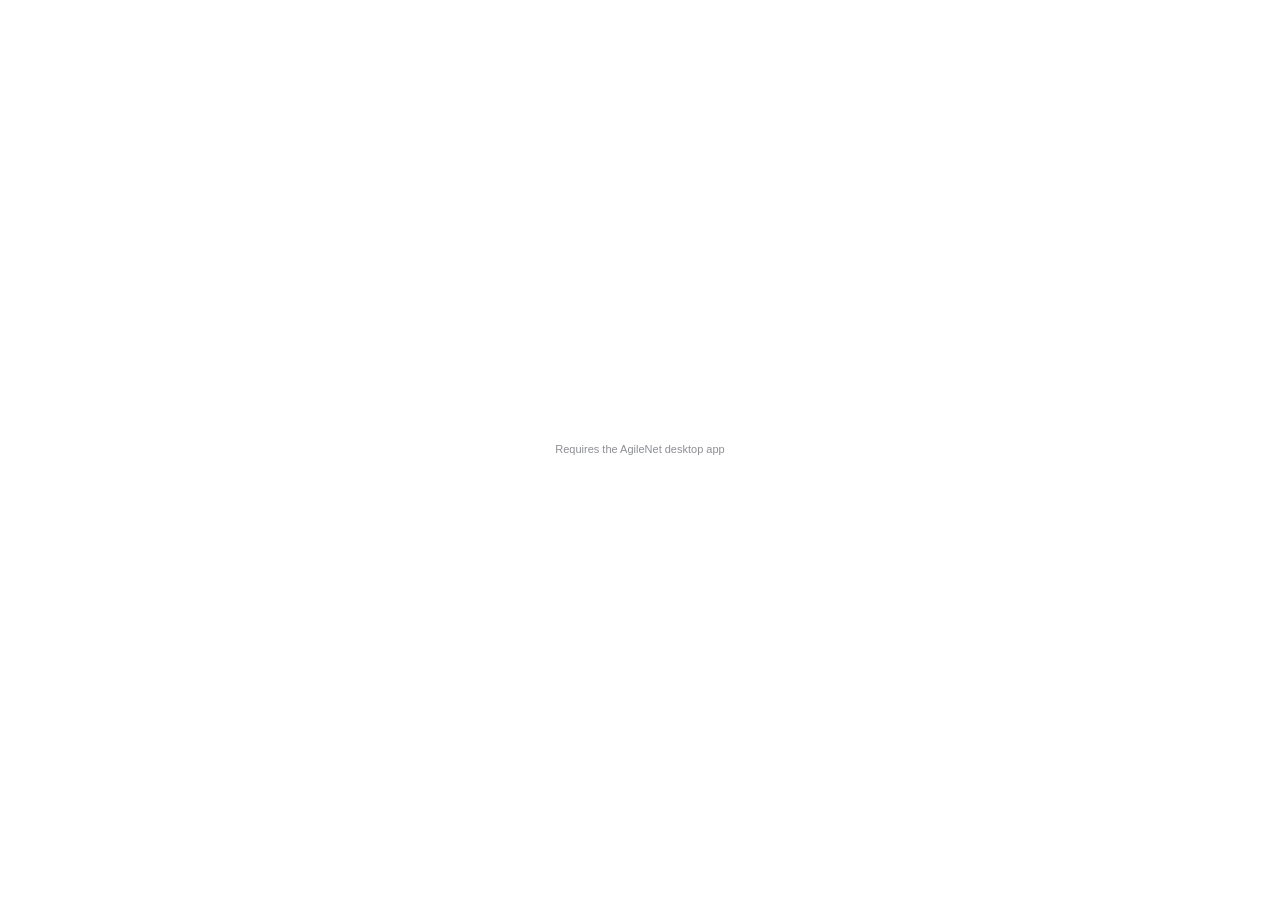
<file: apps/desktop/ui/float-bubble.html>
<!DOCTYPE html>
<html lang="zh-CN">
<head>
<meta charset="UTF-8">
<meta name="viewport" content="width=device-width, initial-scale=1.0">
<title data-i18n="float.bubbleTitle">AgileNet 悬浮球气泡</title>
<link rel="icon" href="data:image/svg+xml,<svg xmlns='http://www.w3.org/2000/svg' viewBox='0 0 24 24' fill='none' stroke='%233C3F43' stroke-width='2' stroke-linecap='round' stroke-linejoin='round'><path d='M4 14a1 1 0 0 1-.78-1.63l9.9-10.2a.5.5 0 0 1 .86.46l-1.92 6.02A1 1 0 0 0 13 10h7a1 1 0 0 1 .78 1.63l-9.9 10.2a.5.5 0 0 1-.86-.46l1.92-6.02A1 1 0 0 0 11 14z'/></svg>">
<link rel="stylesheet" href="tokens.css">
<script src="agi18n.js"></script>
<script src="aglang.js"></script>
<script src="lang/desktop-trayfloat.js"></script>
<script src="float-bubble.js"></script>
<style>
/* Float ball bubble: standalone mini window, one card per window. Backend creates the float-bubble window then emits ag-bubble-text(payload=string);
   this page renders the text, fades out after 4s and close()es itself.
   Tokens all come from tokens.css; --glass-bg is defined there, fallback is solid var(--panel2). */
html, body { height: 100%; overflow: hidden; background: transparent; }
[hidden] { display: none !important; }
* { box-sizing: border-box; margin: 0; padding: 0; }
body { font: 12px/1.4 -apple-system, "Segoe UI", "PingFang SC", "Microsoft YaHei", sans-serif; color: var(--text); user-select: none; -webkit-user-select: none; }

#bb-card { position: fixed; inset: 0; padding: 10px 12px; border-radius: 12px;
  background: var(--glass-bg, var(--panel2)); /* fallback solid --panel2 */
  backdrop-filter: blur(12px) saturate(1.4); -webkit-backdrop-filter: blur(12px) saturate(1.4);
  border: 1px solid var(--glass-border, var(--border)); /* fallback --border */
  box-shadow: var(--shadow-2);
  font-size: 11.5px; line-height: 1.45; color: var(--text); word-break: break-all;
  display: -webkit-box; -webkit-line-clamp: 3; -webkit-box-orient: vertical; overflow: hidden; /* clamp to max 3 lines with ellipsis */
  opacity: 0; transform: translateX(8px);
  transition: opacity .3s, transform .3s; }
#bb-card.show { opacity: 1; transform: none; }
#bb-card.out { opacity: 0; transform: translateX(8px); }

/* Fallback when TAURI is absent */
#bb-noenv { position: fixed; inset: 0; display: flex; align-items: center; justify-content: center;
  padding: 12px; text-align: center; font-size: 11px; color: var(--dim2); background: var(--panel2); }
</style>
</head>
<body>
<div id="bb-card" hidden></div>
<div id="bb-noenv" hidden data-i18n="float.noenv">需在 AgileNet 桌面端中使用</div>
</body>
</html>
</file>
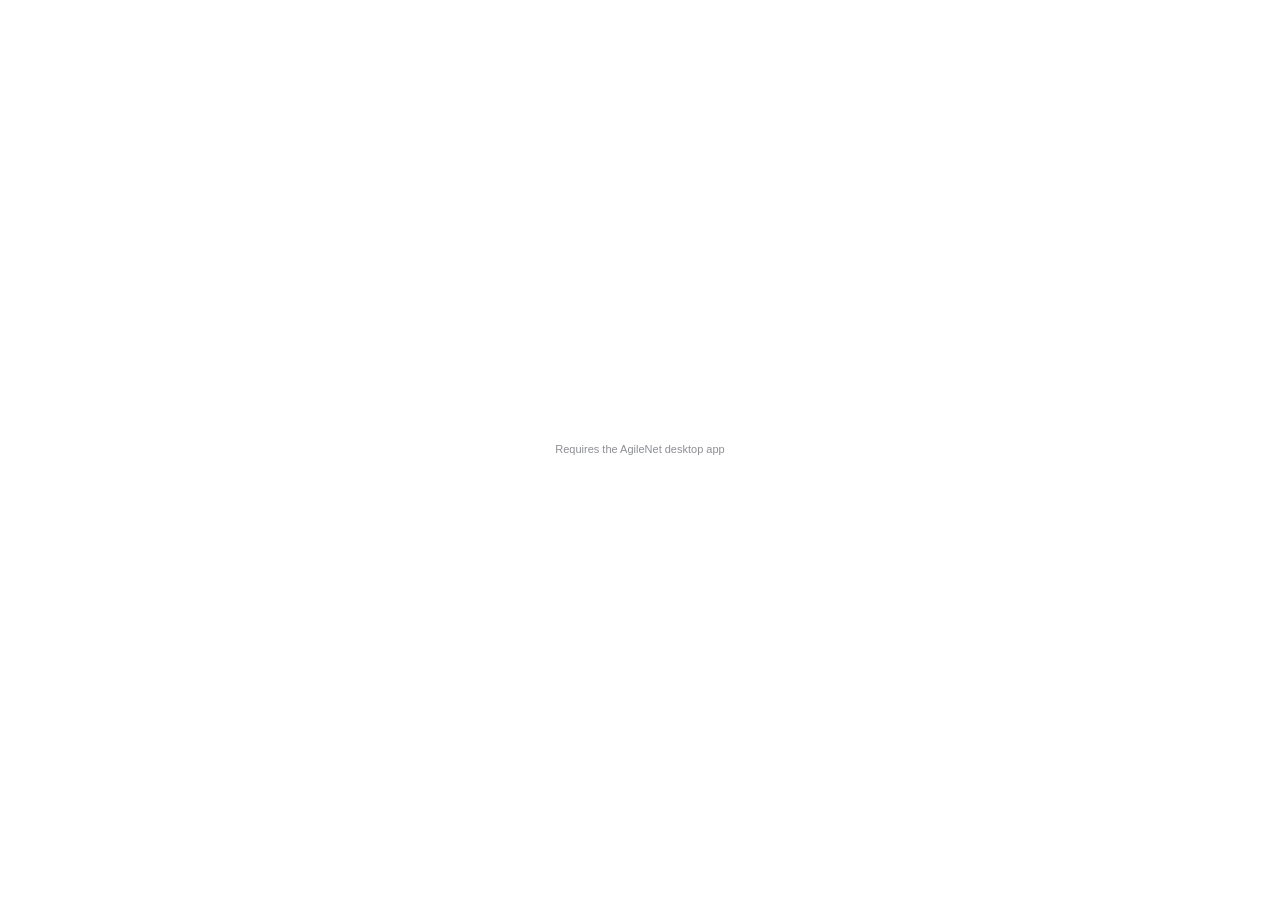
<file: apps/desktop/ui/float-menu.html>
<!DOCTYPE html>
<html lang="zh-CN">
<head>
<meta charset="UTF-8">
<meta name="viewport" content="width=device-width, initial-scale=1.0">
<title data-i18n="float.menuTitle">AgileNet 悬浮球菜单</title>
<link rel="icon" href="data:image/svg+xml,<svg xmlns='http://www.w3.org/2000/svg' viewBox='0 0 24 24' fill='none' stroke='%233C3F43' stroke-width='2' stroke-linecap='round' stroke-linejoin='round'><path d='M4 14a1 1 0 0 1-.78-1.63l9.9-10.2a.5.5 0 0 1 .86.46l-1.92 6.02A1 1 0 0 0 13 10h7a1 1 0 0 1 .78 1.63l-9.9 10.2a.5.5 0 0 1-.86-.46l1.92-6.02A1 1 0 0 0 11 14z'/></svg>">
<link rel="stylesheet" href="tokens.css">
<link rel="stylesheet" href="components.css">
<script src="agi18n.js"></script>
<script src="aglang.js"></script>
<script src="lang/desktop-trayfloat.js"></script>
<script src="icons.js"></script>
<script src="float-menu.js"></script>
<style>
/* Float ball menu: 200×268 standalone window (created and positioned by backend float_open_menu, auto-closes on blur).
   The whole window is one glass menu: rows use components.css .ctx-item/.ctx-sep; segmented control mirrors tray.html .seg, inlined here.
   Tokens all come from tokens.css; --glass-bg/--glass-border/--glass-hi are all defined there, rgba kept only as last-resort fallback note. */
html, body { height: 100%; overflow: hidden; background: transparent; }
[hidden] { display: none !important; }
* { box-sizing: border-box; margin: 0; padding: 0; }
body { font: 12px/1.4 -apple-system, "Segoe UI", "PingFang SC", "Microsoft YaHei", sans-serif; color: var(--text); user-select: none; -webkit-user-select: none; }

#fm-root { position: fixed; inset: 0; padding: 8px; display: flex; flex-direction: column;
  background: var(--glass-bg, rgba(248, 248, 248, .94)); /* fallback: light --panel2 with transparency */
  backdrop-filter: blur(12px) saturate(1.4); -webkit-backdrop-filter: blur(12px) saturate(1.4);
  border: 1px solid var(--glass-border, rgba(0, 0, 0, .08)); /* fallback: light --glass-border */
  border-radius: 10px;
  box-shadow: var(--shadow-2), inset 0 1px 0 var(--glass-hi, rgba(255, 255, 255, .5)); /* fallback: light --glass-hi */ }
html[data-theme="dark"] #fm-root { background: var(--glass-bg, rgba(58, 56, 56, .94)); /* fallback: dark --panel2 with transparency */ }
#fm-root .ctx-item { font-size: 12.5px; }
#fm-root .ctx-item svg { flex-shrink: 0; color: var(--dim); }
#fm-root .ctx-item:hover svg { color: inherit; }
#fm-root .ctx-item.danger svg { color: inherit; }

/* ---- Proxy-mode segmented control (mirrors tray.html .seg) ---- */
.fm-seg-wrap { padding: 2px 2px 0; }
.seg { display: flex; gap: 2px; padding: 2px; background: var(--chip); border-radius: 8px; }
.seg button { flex: 1; border: 0; background: transparent; padding: 4px 0; border-radius: 6px;
  font: inherit; font-size: 12px; color: var(--dim); cursor: pointer; /* no color transition: instant switch */ }
.seg button:hover { color: var(--text); }
.seg button.cur { background: var(--panel2); color: var(--text-strong); font-weight: 600;
  box-shadow: 0 1px 3px rgba(0, 0, 0, .10); /* shadow is theme-color independent */ }
.seg button.dis { opacity: .45; pointer-events: none; } /* requires admin restart: greyed out and disabled */
.fm-mode-tip { padding: 4px 6px 2px; font-size: 10px; line-height: 1.5; color: var(--dim2); }
.fm-mode-note { padding: 1px 6px 0; font-size: 10px; line-height: 1.5; color: var(--dim2); }
.fm-mode-note.err { color: var(--danger-text); }

/* Fallback when TAURI is absent */
#fm-noenv { position: fixed; inset: 0; display: flex; align-items: center; justify-content: center;
  padding: 12px; text-align: center; font-size: 11px; color: var(--dim2); background: var(--panel2); }
</style>
</head>
<body>
<div id="fm-root" hidden>
  <div class="ctx-item" id="fm-open" role="button"><i data-ic="monitor" data-sz="13"></i><span data-i18n="float.openMain">打开主窗口</span></div>
  <div class="ctx-item" id="fm-sys" role="button"><i data-ic="shield" data-sz="13"></i><span id="fm-sys-label" data-i18n="float.sysStart">启动系统代理</span></div>
  <div class="ctx-item" id="fm-sub" role="button"><i data-ic="satellite" data-sz="13"></i><span id="fm-sub-label" data-i18n="float.subStart">启动订阅代理</span></div>
  <div class="fm-seg-wrap">
    <div class="seg" id="fm-mode">
      <button type="button" data-mode="system" data-i18n="float.modeSystem">系统</button>
      <button type="button" data-mode="local" data-i18n="float.modeLocal">本地</button>
      <button type="button" data-mode="tun" data-i18n="float.modeTun">虚拟</button>
    </div>
    <div class="fm-mode-tip" data-i18n="float.modeTip">系统=接管系统代理 · 本地=仅 127.0.0.1 代理 · 虚拟=TUN 虚拟网卡</div>
    <div class="fm-mode-note" id="fm-mode-note" hidden></div>
  </div>
  <div class="fm-seg-wrap">
    <div class="seg" id="fm-outmode">
      <button type="button" data-om="rule" data-i18n="term.rule">规则</button>
      <button type="button" data-om="global" data-i18n="tray.outGlobal">全局</button>
      <button type="button" data-om="direct" data-i18n="tray.outDirect">直连</button>
    </div>
    <div class="fm-mode-tip" data-i18n="float.outTip">出站模式：规则=按规则分流 · 全局=全部走节点 · 直连=全部直连</div>
  </div>
  <div class="ctx-sep"></div>
  <div class="ctx-item" id="fm-hide" role="button"><i data-ic="minus" data-sz="13"></i><span data-i18n="float.hideBall">隐藏悬浮球</span></div>
  <div class="ctx-item danger" id="fm-quit" role="button"><i data-ic="x" data-sz="13"></i><span data-i18n="float.quit">退出 AgileNet</span></div>
</div>
<div id="fm-noenv" hidden data-i18n="float.noenv">需在 AgileNet 桌面端中使用</div>
</body>
</html>
</file>
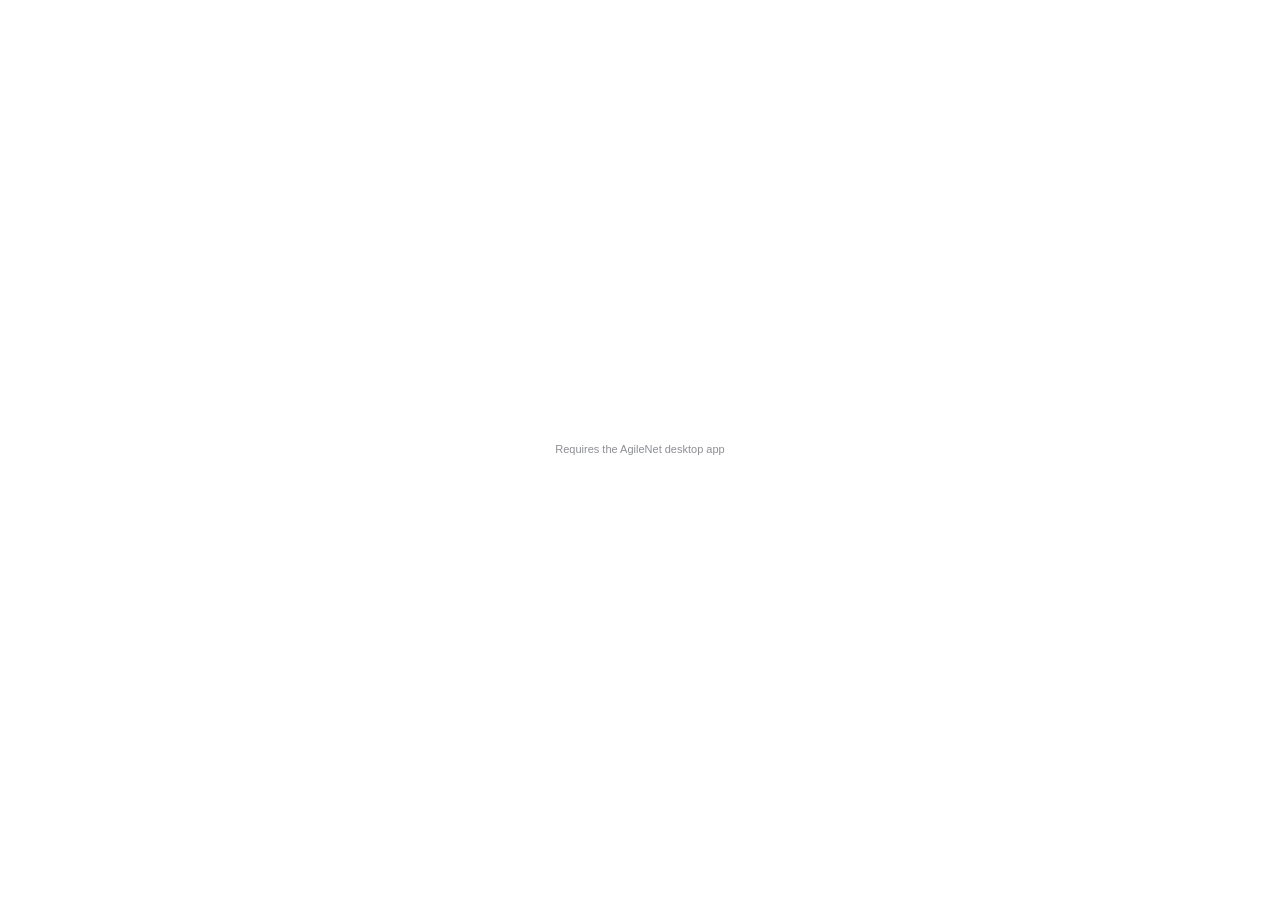
<file: apps/desktop/ui/float.html>
<!DOCTYPE html>
<html lang="zh-CN">
<head>
<meta charset="UTF-8">
<meta name="viewport" content="width=device-width, initial-scale=1.0">
<title data-i18n="float.winTitle">AgileNet 悬浮球</title>
<link rel="icon" href="data:image/svg+xml,<svg xmlns='http://www.w3.org/2000/svg' viewBox='0 0 24 24' fill='none' stroke='%233C3F43' stroke-width='2' stroke-linecap='round' stroke-linejoin='round'><path d='M4 14a1 1 0 0 1-.78-1.63l9.9-10.2a.5.5 0 0 1 .86.46l-1.92 6.02A1 1 0 0 0 13 10h7a1 1 0 0 1 .78 1.63l-9.9 10.2a.5.5 0 0 1-.86-.46l1.92-6.02A1 1 0 0 0 11 14z'/></svg>">
<link rel="stylesheet" href="tokens.css">
<script src="agi18n.js"></script>
<script src="aglang.js"></script>
<script src="lang/desktop-trayfloat.js"></script>
<script src="icons.js"></script>
<script src="float.js"></script>
<style>
/* Float ball: 72×72 fully transparent window, fixed size (menu/bubble are split into separate windows; this page never resizes).
   Ball anchored bottom-right (right/bottom 8px) — i.e. centered within the 72px window.
   Tokens all come from tokens.css; --glass-bg is defined in tokens.css, rgba kept only as last-resort fallback note. */
html, body { height: 100%; overflow: hidden; background: transparent; }
[hidden] { display: none !important; }
* { box-sizing: border-box; margin: 0; padding: 0; }
body { font: 12px/1.4 -apple-system, "Segoe UI", "PingFang SC", "Microsoft YaHei", sans-serif; color: var(--text); user-select: none; -webkit-user-select: none; }
:root { --fl-ease: cubic-bezier(.22, 1, .36, 1); }

/* ---- Ball ---- */
#ball { position: fixed; right: 8px; bottom: 8px; width: 56px; height: 56px; border-radius: 50%;
  background: var(--glass-bg, rgba(248, 248, 248, .78)); /* fallback: light --panel2 with transparency */
  backdrop-filter: blur(12px) saturate(1.4); -webkit-backdrop-filter: blur(12px) saturate(1.4);
  border: 1px solid var(--border);
  box-shadow: 0 4px 16px rgba(0, 0, 0, .13), 0 1px 3px rgba(0, 0, 0, .07); /* soft drop shadow; rgba shadow is theme-color independent */
  display: flex; flex-direction: column; align-items: center; justify-content: center; gap: 0;
  cursor: default;
  transition: transform .16s var(--fl-ease), box-shadow .16s var(--fl-ease), border-color .16s; }
html[data-theme="dark"] #ball {
  background: var(--glass-bg, rgba(58, 56, 56, .72)); /* fallback: dark --panel2 with transparency */
  box-shadow: 0 4px 16px rgba(0, 0, 0, .45), 0 1px 3px rgba(0, 0, 0, .3); }
#ball:hover { border-color: var(--border2); }
#ball.dragging { transform: scale(.94);
  box-shadow: 0 10px 26px rgba(0, 0, 0, .22), 0 2px 6px rgba(0, 0, 0, .12); }
/* Single-click bounce: scale .88→1.06→.97→1; JS removes the class after it plays (no stacking on rapid clicks) */
#ball.boing { animation: fl-boing .35s cubic-bezier(.34, 1.56, .64, 1); }
@keyframes fl-boing {
  0% { transform: scale(.88); }
  45% { transform: scale(1.06); }
  75% { transform: scale(.97); }
  100% { transform: scale(1); }
}
#ball-idle { display: flex; color: var(--dim); }
#ball-speed { display: flex; flex-direction: column; align-items: center; line-height: 1.25; }
#ball-speed .ln { display: inline-flex; align-items: center; gap: 2px; font-variant-numeric: tabular-nums; white-space: nowrap; }
#ball-speed .ln b { font-weight: 600; }
#ball-speed .down { font-size: 10.5px; color: var(--text-strong); }
#ball-speed .up { font-size: 8.5px; color: var(--dim2); }

/* Fallback when TAURI is absent */
#fl-noenv { position: fixed; inset: 0; display: flex; align-items: center; justify-content: center;
  padding: 12px; text-align: center; font-size: 11px; color: var(--dim2); background: var(--panel2); }
</style>
</head>
<body>
<div id="fl-root" hidden>
  <div id="ball" role="button" aria-label="AgileNet 悬浮球">
    <span id="ball-idle"><i data-ic="zap" data-sz="20"></i></span>
    <span id="ball-speed" hidden>
      <span class="ln down"><b>↓</b><span id="sp-down">0</span></span>
      <span class="ln up"><b>↑</b><span id="sp-up">0</span></span>
    </span>
  </div>
</div>
<div id="fl-noenv" hidden data-i18n="float.noenv">需在 AgileNet 桌面端中使用</div>
</body>
</html>
</file>
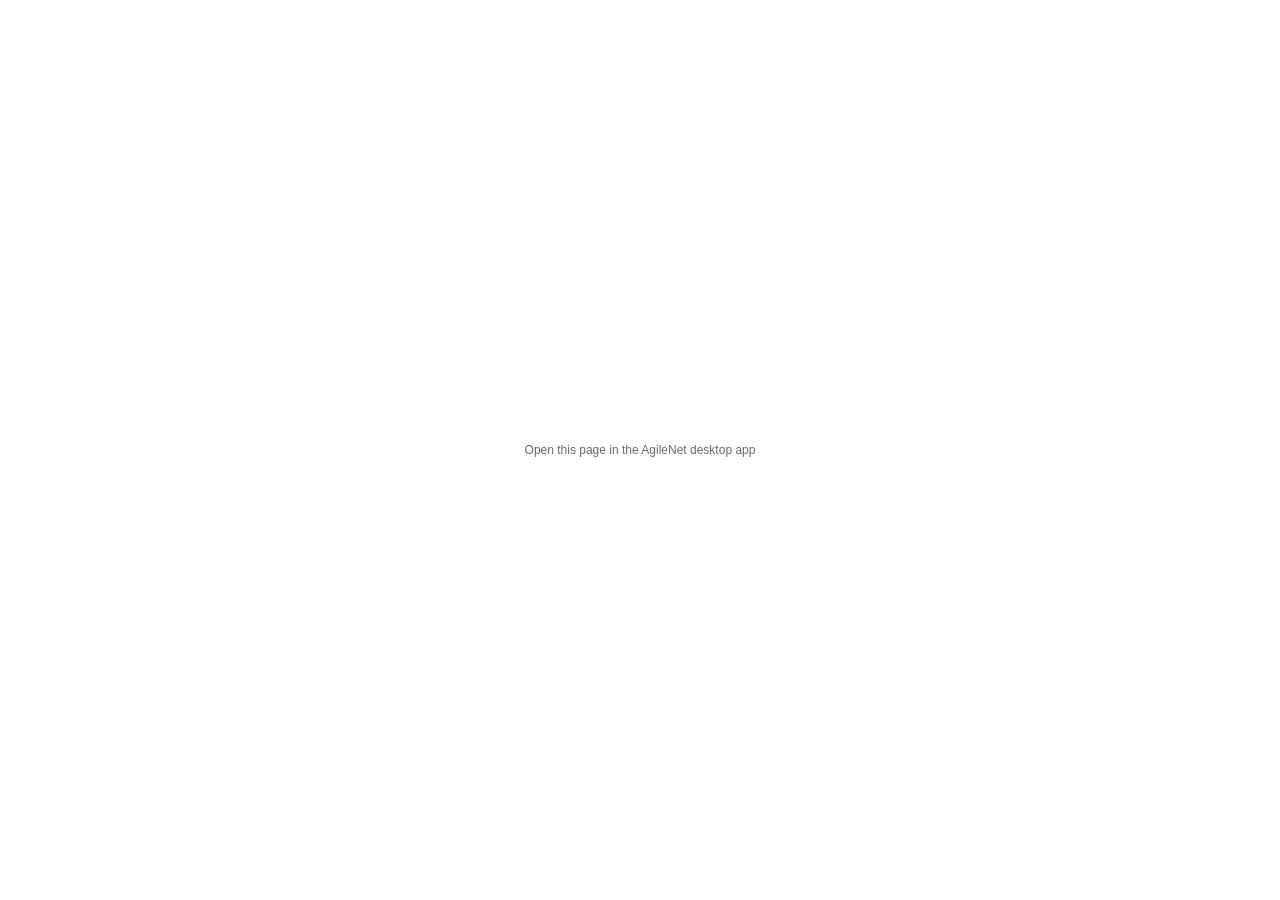
<file: apps/desktop/ui/tray.html>
<!DOCTYPE html>
<html lang="zh-CN">
<head>
<meta charset="UTF-8">
<meta name="viewport" content="width=device-width, initial-scale=1.0">
<title data-i18n="tray.winTitle">AgileNet 托盘</title>
<link rel="icon" href="data:image/svg+xml,<svg xmlns='http://www.w3.org/2000/svg' viewBox='0 0 24 24' fill='none' stroke='%233C3F43' stroke-width='2' stroke-linecap='round' stroke-linejoin='round'><path d='M4 14a1 1 0 0 1-.78-1.63l9.9-10.2a.5.5 0 0 1 .86.46l-1.92 6.02A1 1 0 0 0 13 10h7a1 1 0 0 1 .78 1.63l-9.9 10.2a.5.5 0 0 1-.86-.46l1.92-6.02A1 1 0 0 0 11 14z'/></svg>">
<link rel="stylesheet" href="tokens.css">
<link rel="stylesheet" href="components.css">
<link rel="stylesheet" href="style.css">
<script src="agi18n.js"></script>
<script src="aglang.js"></script>
<script src="lang/desktop-trayfloat.js"></script>
<script src="icons.js"></script>
<script src="agchart.js"></script>
<script src="tray.js"></script>
<style>
/* Tray popup: 292×400 fixed window, single-panel layout. Tokens all come from tokens.css;
   .pill is an inline fallback for the same-named components.css class (this page stands alone until that upgrade lands). */
html, body { background: var(--panel2); overflow: hidden; height: 100%; }
[hidden] { display: none !important; }
body { display: block; padding: 0; font-size: 13px; }
.tp { height: 100vh; box-sizing: border-box; background: var(--panel2); display: flex; flex-direction: column; user-select: none; }

/* ---- Header: brand + status pill ---- */
.tp-head { display: flex; align-items: center; gap: 8px; padding: 12px 14px 6px; flex-shrink: 0; }
.tp-head .logo { width: 22px; height: 22px; border-radius: 6px; background: var(--accent); color: var(--accent-fg); display: inline-flex; align-items: center; justify-content: center; }
.tp-head b { font-size: 13px; color: var(--text-strong); letter-spacing: .02em; }
.pill { margin-left: auto; display: inline-flex; align-items: center; gap: 5px; padding: 2px 9px; border-radius: 999px; font-size: 11px; line-height: 16px; background: var(--chip); color: var(--dim); white-space: nowrap; }
.pill::before { content: ""; width: 6px; height: 6px; border-radius: 50%; background: var(--border2); }
.pill.on { background: var(--ok-bg); color: var(--ok-text); }
.pill.on::before { background: var(--ok); }

/* ---- Status area: live speed + sparkline ---- */
.tp-hero { padding: 4px 14px 10px; border-bottom: 1px solid var(--row-border); flex-shrink: 0; }
.tp-speeds { display: flex; align-items: baseline; gap: 20px; }
.tp-speed { display: inline-flex; align-items: baseline; gap: 5px; min-width: 0; }
.tp-speed .dir { font-size: 12px; color: var(--dim2); font-weight: 600; }
.tp-speed .num { font-size: 22px; font-weight: 650; color: var(--text-strong); font-variant-numeric: tabular-nums; letter-spacing: -.01em; }
.tp-speed .unit { font-size: 11px; color: var(--dim2); font-variant-numeric: tabular-nums; }
.tp-addr { margin-top: 1px; font-size: 11px; color: var(--dim2); font-variant-numeric: tabular-nums; overflow: hidden; text-overflow: ellipsis; white-space: nowrap; }
.tp-chart { height: 54px; margin-top: 6px; }
.tp-legend { display: flex; gap: 12px; margin-top: 3px; font-size: 10px; color: var(--dim2); }
.tp-legend .c { display: inline-block; width: 7px; height: 7px; border-radius: 2px; margin-right: 4px; vertical-align: -1px; }
/* Matches AgChart default palette: primary series --accent (down), secondary series --dim2 (up) */
.tp-legend .c.d { background: var(--accent); }
.tp-legend .c.u { background: var(--dim2); }
.tp-legend .sp { margin-left: auto; }

/* ---- Scroll area: mode / proxy groups / connections ---- */
.tp-body { flex: 1; overflow-y: auto; padding: 2px 8px 8px; }
.tp-sec { font-size: 10.5px; color: var(--dim2); padding: 8px 6px 4px; letter-spacing: .04em; }

/* Three-way mode segmented control */
.seg { display: flex; gap: 2px; padding: 2px; background: var(--chip); border-radius: 8px; }
.seg button { flex: 1; border: 0; background: transparent; padding: 4px 0; border-radius: 6px; font-size: 12px; color: var(--dim); cursor: pointer; /* no color transition: instant switch */ }
.seg button:hover { color: var(--text); }
.seg button.cur { background: var(--panel2); color: var(--text-strong); font-weight: 600; box-shadow: 0 1px 3px rgba(0,0,0,.10); }
.seg.off { opacity: .45; pointer-events: none; }

/* Proxy group: collapsed to just the group-name row by default, click to expand (.grp.open) */
.grp-name { display: flex; align-items: center; gap: 6px; padding: 5px 6px; border-radius: 7px; font-size: 12px; color: var(--dim); cursor: pointer; }
.grp-name:hover { background: var(--hover); }
.grp-name .now { margin-left: auto; max-width: 140px; overflow: hidden; text-overflow: ellipsis; white-space: nowrap; color: var(--dim2); font-size: 11px; }
.grp-name .chev { display: inline-flex; color: var(--dim2); flex-shrink: 0; transition: transform .15s; }
.grp.open .grp-name .chev { transform: rotate(180deg); }
.tp-node { display: flex; align-items: center; gap: 8px; padding: 6px 8px; border-radius: 7px; font-size: 12.5px; color: var(--text); cursor: pointer; }
.tp-node:hover { background: var(--hover); }
.tp-node.cur { color: var(--ring); font-weight: 600; }
.tp-node .nm { overflow: hidden; text-overflow: ellipsis; white-space: nowrap; }
.tp-node .ms { margin-left: auto; font-size: 11px; color: var(--dim2); font-variant-numeric: tabular-nums; flex-shrink: 0; }
.tp-empty { padding: 8px 10px; font-size: 12px; color: var(--dim2); }

/* Connection summary */
.tp-conns-head { display: flex; align-items: baseline; cursor: pointer; border-radius: 6px; }
.tp-conns-head:hover { background: var(--hover); }
.tp-conns-head .chev { margin-left: 4px; display: inline-flex; transition: transform .15s; color: var(--dim2); }
.tp-conns-head.open .chev { transform: rotate(180deg); }
.tp-conns-head .cnt { margin-left: auto; font-size: 11px; color: var(--dim2); font-variant-numeric: tabular-nums; }
.tp-conn { display: flex; align-items: center; gap: 8px; padding: 5px 8px; border-radius: 7px; font-size: 12px; color: var(--text); }
.tp-conn .host { overflow: hidden; text-overflow: ellipsis; white-space: nowrap; }
.tp-conn .via { margin-left: auto; font-size: 11px; color: var(--dim2); max-width: 110px; overflow: hidden; text-overflow: ellipsis; white-space: nowrap; flex-shrink: 0; }

/* ---- Footer action row: one labeled primary toggle + icon-only actions (tray left-click already opens the main panel) ---- */
.tp-foot { display: flex; gap: 8px; padding: 10px 12px; border-top: 1px solid var(--row-border); flex-shrink: 0; }
.tp-btn { display: inline-flex; align-items: center; justify-content: center; gap: 6px; padding: 7px 2px; border-radius: 8px; border: 1px solid var(--border); background: var(--panel2); font-size: 12px; color: var(--text); cursor: pointer; transition: transform .12s, background .15s, border-color .15s; }
.tp-btn:active { transform: scale(.95); }
/* Primary toggle owns the row width; running state flips it to a bordered stop button */
.tp-btn.primary { flex: 1; background: var(--accent); border-color: var(--accent); color: var(--accent-fg); }
.tp-btn.primary:hover { background: var(--accent2); border-color: var(--accent2); }
.tp-btn.primary.warn { background: var(--panel2); border-color: var(--danger-text); color: var(--danger-text); }
.tp-btn.primary.warn:hover { background: var(--danger-bg); }
/* Square icon buttons: fixed width, no label; subscription carries a live status dot */
.tp-btn.tp-ico { width: 36px; padding: 7px 0; flex-shrink: 0; color: var(--dim); }
.tp-btn.tp-ico:hover { background: var(--hover); color: var(--text); }
.tp-btn.tp-ico.warn { color: var(--danger-text); }
.tp-btn.tp-ico.warn:hover { background: var(--danger-bg); }
.tp-btn.tp-ico.on { color: var(--text); position: relative; }
.tp-btn.tp-ico.on::after { content: ""; position: absolute; top: 4px; right: 4px; width: 6px; height: 6px; border-radius: 50%; background: var(--ok); box-shadow: 0 0 0 2px var(--panel2); }
.tp-btn[disabled] { opacity: .5; pointer-events: none; }

/* v2 button top-highlight exemption: tray's own flat/ghost buttons stay flat;
   .seg hover also re-declares transparent — the generic button:hover background would otherwise bleed dark onto it */
.seg button, .tp-btn { box-shadow: none; }
.seg button:hover { background: transparent; }

/* Fallback notice for missing TAURI (opened in a browser by mistake) */
#tp-noenv { position: fixed; inset: 0; display: flex; align-items: center; justify-content: center; padding: 24px; text-align: center; font-size: 12px; color: var(--dim); background: var(--panel2); }
</style>
</head>
<body>
<div class="tp" id="tp-root" hidden>
  <div class="tp-head">
    <span class="logo"><i data-ic="zap" data-sz="12"></i></span><b>AgileNet</b>
    <span class="pill" id="tp-pill" data-i18n="common.stopped">已停止</span>
  </div>

  <div class="tp-hero">
    <div class="tp-speeds">
      <span class="tp-speed"><span class="dir">↓</span><span class="num" id="tp-down-num">-</span><span class="unit" id="tp-down-unit"></span></span>
      <span class="tp-speed"><span class="dir">↑</span><span class="num" id="tp-up-num">-</span><span class="unit" id="tp-up-unit"></span></span>
    </div>
    <div class="tp-addr" id="tp-addr" data-i18n="tray.proxyOff">本地代理未启动</div>
    <div class="tp-chart" id="tp-chart"></div>
    <div class="tp-legend"><span><span class="c d"></span><span data-i18n="tray.down">下行</span></span><span><span class="c u"></span><span data-i18n="tray.up">上行</span></span><span class="sp">60s</span></div>
  </div>

  <div class="tp-body">
    <div class="tp-sec" data-i18n="tray.takeover">接管方式</div>
    <div class="seg" id="tp-pmode">
      <button type="button" data-pmode="system" data-i18n="float.modeSystem">系统</button>
      <button type="button" data-pmode="local" data-i18n="float.modeLocal">本地</button>
      <button type="button" data-pmode="tun" data-i18n="float.modeTun">虚拟</button>
    </div>

    <div class="tp-sec" data-i18n="tray.outbound">出站策略</div>
    <div class="seg" id="tp-mode">
      <button type="button" data-mode="rule" data-i18n="term.rule">规则</button>
      <button type="button" data-mode="global" data-i18n="tray.outGlobal">全局</button>
      <button type="button" data-mode="direct" data-i18n="tray.outDirect">直连</button>
    </div>

    <div class="tp-sec" data-i18n="tray.groups">代理组</div>
    <div id="tp-groups"></div>

    <div class="tp-sec tp-conns-head" id="tp-conns-head"><span data-i18n="tray.conns">连接</span><span class="cnt" id="tp-conn-count"></span><span class="chev"><i data-ic="chevron-down" data-sz="11"></i></span></div>
    <div id="tp-conns"></div>
  </div>

  <div class="tp-foot">
    <button type="button" class="tp-btn primary" id="tp-toggle"><i data-ic="power" data-sz="14"></i><span id="tp-toggle-label" data-i18n="tray.startProxy">启动代理</span></button>
    <button type="button" class="tp-btn tp-ico" id="tp-sub" data-i18n-title="float.subStart"><i data-ic="satellite" data-sz="15"></i></button>
    <button type="button" class="tp-btn tp-ico warn" id="tp-quit" data-i18n-title="tray.quit"><i data-ic="x" data-sz="15"></i></button>
  </div>
</div>
<div id="tp-noenv" hidden data-i18n="tray.noenv">此页面需在 AgileNet 桌面端窗口中打开</div>
</body>
</html>
</file>
<file: wiki/assets/style.css>
/* AgileNet docs site — visuals follow the Cindy desktop design tokens (docs/architecture/ui-design.md)
   Light by default; dark via html[data-theme="dark"], persisted. */

:root {
  --bg: #EDEDED; --bg2: #F4F4F4; --panel: #F8F8F8; --panel2: #FFFFFF;
  --border: #DCDFE3; --border2: #C9CDD3;
  --text: #3C3F43; --text-strong: #2E3237; --dim: #686B72; --dim2: #8C8E94;
  --accent: #3C3F43; --accent2: #2E3237; --accent-fg: #FCFCFC;
  --link: #1D4ED8; --ring: #417CDD;
  --ok: #15803D; --warn: #B45309; --danger: #DC2626;
  --ok-bg: rgba(21,128,61,.10); --warn-bg: rgba(180,83,9,.12); --danger-bg: rgba(220,38,38,.10);
  --chip: #F1F1F1; --hover: #E2E2E2;
  --row-border: #E7E8EA; --row-hover: rgba(0,0,0,.028);
  --shadow: 0 12px 40px rgba(0,0,0,.14);
  --radius: 12px;
  --mono: ui-monospace, SFMono-Regular, Menlo, Consolas, "Liberation Mono", monospace;
}
html[data-theme="dark"] {
  --bg: #2A2828; --bg2: #2F2D2D; --panel: #312F2F; --panel2: #3A3838;
  --border: #434343; --border2: #504F4F;
  --text: #D4D4D4; --text-strong: #EEEEEE; --dim: #9A9DA3; --dim2: #6F6F6F;
  --accent: #EEEEEE; --accent2: #E2E2E2; --accent-fg: #252222;
  --link: #7DA8F8; --ring: #417CDD;
  --ok: #4ADE80; --warn: #FBBF24; --danger: #F87171;
  --ok-bg: rgba(74,222,128,.12); --warn-bg: rgba(251,191,36,.12); --danger-bg: rgba(248,113,113,.12);
  --chip: #2F2D2D; --hover: #3A3838;
  --row-border: #3A3838; --row-hover: rgba(255,255,255,.04);
  --shadow: 0 12px 40px rgba(0,0,0,.5);
}

* { box-sizing: border-box; margin: 0; padding: 0; }
html { scroll-behavior: smooth; }
body {
  font-family: -apple-system, BlinkMacSystemFont, "Segoe UI", "PingFang SC", "Hiragino Sans GB", "Microsoft YaHei", sans-serif;
  background: var(--bg); color: var(--text); font-size: 15px; line-height: 1.7;
}
a { color: var(--link); text-decoration: none; }
a:hover { text-decoration: underline; }
.ic { display: inline-block; vertical-align: -2px; }
kbd {
  font-family: var(--mono); font-size: 11px; padding: 2px 5px; border-radius: 5px;
  background: var(--chip); border: 1px solid var(--border); color: var(--dim);
}
button { font: inherit; cursor: pointer; border: none; background: none; color: inherit; }

/* ================= Top bar ================= */
.topbar {
  position: sticky; top: 0; z-index: 50; display: flex; align-items: center; gap: 10px;
  height: 56px; padding: 0 16px;
  background: color-mix(in srgb, var(--bg) 86%, transparent);
  backdrop-filter: blur(12px); border-bottom: 1px solid var(--border);
}
.brand { display: flex; align-items: center; gap: 8px; color: var(--text-strong); }
.brand:hover { text-decoration: none; }
.brand-logo {
  display: flex; align-items: center; justify-content: center;
  width: 28px; height: 28px; border-radius: 8px;
  background: var(--accent); color: var(--accent-fg);
}
.brand-name { font-weight: 700; font-size: 15px; }
.brand-tag {
  font-size: 11px; padding: 2px 8px; border-radius: 999px;
  background: var(--chip); border: 1px solid var(--border); color: var(--dim);
}
.tb-spacer { flex: 1; }
.tb-icon-btn {
  display: flex; align-items: center; justify-content: center;
  width: 34px; height: 34px; border-radius: 8px; color: var(--dim);
}
.tb-icon-btn:hover { background: var(--hover); color: var(--text-strong); text-decoration: none; }
#btn-menu { display: none; }
.search-btn {
  display: flex; align-items: center; gap: 8px; padding: 6px 12px;
  border-radius: 9px; border: 1px solid var(--border); background: var(--panel2);
  color: var(--dim); font-size: 13px; min-width: 210px;
}
.search-btn:hover { border-color: var(--border2); }
.search-btn kbd { margin-left: auto; }
.lang-btn {
  display: flex; align-items: center; gap: 6px; padding: 6px 10px;
  border-radius: 8px; color: var(--dim); font-size: 12.5px; white-space: nowrap;
}
.lang-btn:hover { background: var(--hover); color: var(--text-strong); }

/* ================= Layout ================= */
.layout {
  display: grid; grid-template-columns: 264px minmax(0,1fr) 220px;
  max-width: 1440px; margin: 0 auto; gap: 0;
}
.sidebar {
  position: sticky; top: 56px; height: calc(100vh - 56px); overflow-y: auto;
  padding: 20px 12px 20px 20px; border-right: 1px solid var(--border);
}
.toc {
  position: sticky; top: 56px; height: calc(100vh - 56px); overflow-y: auto;
  padding: 24px 20px 24px 12px; font-size: 13px;
}
.main { min-width: 0; padding: 28px 36px 60px; }

/* ================= Side nav ================= */
.nav-group { margin-bottom: 18px; }
.nav-group-title {
  display: flex; align-items: center; gap: 7px; padding: 4px 10px;
  font-size: 12px; font-weight: 600; color: var(--dim2);
  text-transform: uppercase; letter-spacing: .4px;
}
.nav-item {
  display: flex; align-items: center; gap: 8px; padding: 6px 10px; margin-top: 2px;
  border-radius: 8px; color: var(--dim); font-size: 13.5px;
}
.nav-item:hover { background: var(--hover); color: var(--text-strong); text-decoration: none; }
.nav-item.active { background: var(--accent); color: var(--accent-fg); font-weight: 600; }
.sidebar-foot {
  margin-top: 24px; padding: 12px 10px 0; border-top: 1px solid var(--row-border);
  display: flex; flex-direction: column; gap: 8px; font-size: 12.5px;
}
.sidebar-foot a { color: var(--dim2); display: flex; align-items: center; gap: 6px; }
.sidebar-mask { display: none; }

/* ================= TOC (right) ================= */
.toc-title { font-size: 12px; font-weight: 600; color: var(--dim2); margin-bottom: 8px; }
.toc a {
  display: block; padding: 3px 0 3px 12px; color: var(--dim);
  border-left: 2px solid var(--border); font-size: 12.5px; line-height: 1.5;
}
.toc a:hover { color: var(--text-strong); text-decoration: none; }
.toc a.l3 { padding-left: 26px; }
.toc a.active { color: var(--link); border-left-color: var(--link); }

/* ================= Content (Markdown render) ================= */
.content { max-width: 780px; }
.content h1 {
  font-size: 28px; font-weight: 700; color: var(--text-strong);
  margin: 0 0 12px; letter-spacing: -.3px;
}
.content h2 {
  font-size: 20px; font-weight: 650; color: var(--text-strong);
  margin: 36px 0 12px; padding-top: 16px; border-top: 1px solid var(--row-border);
}
.content h3 { font-size: 16px; font-weight: 650; color: var(--text-strong); margin: 24px 0 10px; }
.content h4 { font-size: 14px; font-weight: 650; color: var(--text-strong); margin: 18px 0 8px; }
.content p { margin: 10px 0; }
.content ul, .content ol { margin: 10px 0 10px 22px; }
.content li { margin: 4px 0; }
.content li > ul, .content li > ol { margin-top: 2px; }
.content strong { color: var(--text-strong); }
.content blockquote {
  margin: 14px 0; padding: 10px 16px; border-left: 3px solid var(--accent);
  background: var(--panel); border-radius: 0 8px 8px 0; color: var(--dim);
}
.content blockquote p { margin: 4px 0; }
.content hr { border: none; border-top: 1px solid var(--border); margin: 28px 0; }
.content table {
  width: 100%; border-collapse: collapse; margin: 14px 0; font-size: 13.5px;
  display: block; overflow-x: auto;
}
.content th {
  text-align: left; color: var(--dim2); font-size: 12px; font-weight: 600;
  padding: 7px 12px; border-bottom: 1px solid var(--border); white-space: nowrap;
}
.content td { padding: 8px 12px; border-bottom: 1px solid var(--row-border); vertical-align: top; }
.content tr:hover td { background: var(--row-hover); }
.content code {
  font-family: var(--mono); font-size: .88em; padding: 2px 6px; border-radius: 6px;
  background: var(--chip); border: 1px solid var(--border); color: var(--text-strong);
  word-break: break-all;
}
.content pre {
  position: relative; margin: 14px 0; padding: 14px 16px; border-radius: 10px;
  background: #26292E; border: 1px solid var(--border); overflow-x: auto;
}
.content pre code {
  background: none; border: none; padding: 0; color: #E4E7EB; font-size: 12.5px;
  line-height: 1.65; word-break: normal; white-space: pre;
}
.copy-btn {
  position: absolute; top: 8px; right: 8px; display: flex; align-items: center; gap: 4px;
  padding: 4px 8px; border-radius: 6px; font-size: 11px;
  background: rgba(255,255,255,.08); color: #B9BDC4; opacity: 0; transition: opacity .15s;
}
pre:hover .copy-btn { opacity: 1; }
.copy-btn:hover { background: rgba(255,255,255,.16); color: #fff; }
.content img { max-width: 100%; border-radius: 10px; border: 1px solid var(--border); }

/* Home hero (used by inline HTML in content/index.md) */
.hero { padding: 24px 0 8px; }
.hero-title { font-size: 34px; font-weight: 750; color: var(--text-strong); letter-spacing: -.5px; }
.hero-sub { font-size: 16px; color: var(--dim); margin-top: 10px; max-width: 640px; }
.hero-actions { display: flex; gap: 10px; margin-top: 20px; flex-wrap: wrap; }
.btn {
  display: inline-flex; align-items: center; gap: 7px; padding: 9px 18px;
  border-radius: 9px; font-size: 14px; font-weight: 600; border: 1px solid transparent;
}
.btn:hover { text-decoration: none; }
.btn-primary { background: var(--accent); color: var(--accent-fg); }
.btn-primary:hover { background: var(--accent2); }
.btn-ghost { border-color: var(--border2); color: var(--text); background: var(--panel2); }
.btn-ghost:hover { background: var(--hover); }
.card-grid {
  display: grid; grid-template-columns: repeat(auto-fill, minmax(220px, 1fr));
  gap: 12px; margin: 20px 0;
}
.card-link {
  display: block; padding: 14px 16px; border-radius: var(--radius);
  background: var(--panel); border: 1px solid var(--border); color: var(--text);
}
.card-link:hover { border-color: var(--border2); text-decoration: none; background: var(--panel2); }
.card-link .cl-title { display: flex; align-items: center; gap: 8px; font-weight: 650; color: var(--text-strong); font-size: 14px; }
.card-link .cl-desc { font-size: 12.5px; color: var(--dim); margin-top: 5px; line-height: 1.55; }
.pill-row { display: flex; gap: 8px; flex-wrap: wrap; margin: 14px 0; }
.pill {
  display: inline-flex; align-items: center; gap: 6px; font-size: 12px; padding: 4px 10px;
  border-radius: 999px; background: var(--chip); border: 1px solid var(--border); color: var(--dim);
}

/* ================= Footer ================= */
.footer {
  margin-top: 48px; padding-top: 16px; border-top: 1px solid var(--row-border);
  display: flex; justify-content: space-between; gap: 12px; flex-wrap: wrap;
  font-size: 12.5px; color: var(--dim2); max-width: 780px;
}

/* ================= Search panel ================= */
.search-mask {
  position: fixed; inset: 0; z-index: 100; background: rgba(0,0,0,.42);
  display: flex; align-items: flex-start; justify-content: center; padding-top: 12vh;
}
.search-panel {
  width: 560px; max-width: calc(100vw - 32px); border-radius: var(--radius);
  background: var(--panel2); border: 1px solid var(--border); box-shadow: var(--shadow);
  overflow: hidden;
}
.search-input-row {
  display: flex; align-items: center; gap: 10px; padding: 14px 16px;
  border-bottom: 1px solid var(--row-border); color: var(--dim);
}
.search-input-row input {
  flex: 1; border: none; outline: none; background: none; font: inherit; font-size: 15px;
  color: var(--text-strong);
}
.search-results { max-height: 46vh; overflow-y: auto; }
.search-result {
  display: block; padding: 10px 16px; color: var(--text); border-bottom: 1px solid var(--row-border);
}
.search-result:hover, .search-result.active { background: var(--hover); text-decoration: none; }
.search-result .sr-title { font-weight: 650; font-size: 13.5px; color: var(--text-strong); }
.search-result .sr-path { font-size: 11.5px; color: var(--dim2); font-family: var(--mono); }
.search-result .sr-snip { font-size: 12.5px; color: var(--dim); margin-top: 3px; }
.search-result .sr-snip mark { background: var(--warn-bg); color: var(--warn); border-radius: 3px; padding: 0 2px; }
.search-empty { padding: 24px; text-align: center; color: var(--dim2); font-size: 13px; }

/* ================= Responsive ================= */
@media (max-width: 1180px) {
  .layout { grid-template-columns: 264px minmax(0,1fr); }
  .toc { display: none; }
}
@media (max-width: 860px) {
  #btn-menu { display: flex; }
  .search-btn { min-width: 0; }
  .search-btn span, .search-btn kbd { display: none; }
  .layout { grid-template-columns: minmax(0,1fr); }
  .sidebar {
    position: fixed; inset: 56px auto 0 0; width: 280px; z-index: 60;
    background: var(--bg); transform: translateX(-100%); transition: transform .2s ease;
  }
  .sidebar.open { transform: translateX(0); }
  .sidebar-mask {
    display: block; position: fixed; inset: 56px 0 0 0; z-index: 55;
    background: rgba(0,0,0,.35); opacity: 0; pointer-events: none; transition: opacity .2s;
  }
  .sidebar-mask.open { opacity: 1; pointer-events: auto; }
  .main { padding: 20px 18px 48px; }
}
</file>
<file: apps/desktop/ui/tokens.css>
/* AgileNet shared design tokens (single source of truth, AGENTS.md §6).
   Desktop loads via <link>; admin UI serves it embedded via include_str! at /ui/tokens.css.
   New/changed tokens must be registered in docs/architecture/ui-design.md; never redefine tokens per-end. */
:root {
  --bg: #EDEDED; --bg2: #F4F4F4; --panel: #F8F8F8; --panel2: #FFFFFF;
  --border: #DCDFE3; --border2: #C9CDD3;
  --text: #3C3F43; --text-strong: #2E3237; --dim: #686B72; --dim2: #8C8E94;
  --accent: #3C3F43; --accent2: #2E3237; --accent-fg: #FCFCFC;
  --accent-bg: rgba(60,63,67,.05); --ring-bg: rgba(60,63,67,.14);
  --link: #2E3237; --ring: #2E3237;
  /* Semantic colors = macOS traffic-light baseline (fill/dot/progress/toggle); text level uses darker variants for contrast */
  --ok: #61C555; --warn: #F6BE50; --danger: #ED6A5F;
  --ok-text: #3E8E2E; --warn-text: #9A7414; --danger-text: #CE3F34;
  --ok-bg: rgba(97,197,85,.14); --warn-bg: rgba(246,190,80,.20); --danger-bg: rgba(237,106,95,.12);
  --warn-ring: rgba(246,190,80,.5);
  --danger-border: rgba(237,106,95,.45);
  --chip: #F1F1F1; --hover: #E2E2E2;
  --row-border: #E7E8EA;
  --radius: 10px;
  /* Shadow levels: 1 card / 2 popover·menu (card hover also raises to this) / 3 modal; dark theme deepens same levels + glass border glow compensation.
     v2 (content-surface redesign): opacity roughly doubled — cards read as mounted panels, not floating paper */
  --shadow-1: 0 1px 2px rgba(16,24,40,.07), 0 2px 6px rgba(16,24,40,.06);
  --shadow-2: 0 4px 12px rgba(16,24,40,.10), 0 12px 32px rgba(16,24,40,.14);
  --shadow-3: 0 2px 8px rgba(16,24,40,.08), 0 12px 40px rgba(16,24,40,.16);
  /* Glassmorphism (requires backdrop-filter blur; glowing edge on overlays) */
  --glass-bg: rgba(252,252,252,.78); --glass-border: rgba(0,0,0,.08);
  /* Content surface v2 (instrument-console redesign): machined card top highlight / hard-edge sunken inputs / physical key highlight / data-well inset */
  --card-hi: rgba(255,255,255,.65);
  --input-bg: #ECEDEF; --input-border: #C9CDD3;
  --btn-hi: rgba(255,255,255,.14);
  --well-inset: inset 0 1px 3px rgba(16,24,40,.07);
  /* Dark instrument master card (fixed dark surface in BOTH themes: home dashboard hero; not theme-switched) */
  --mast-bg: linear-gradient(180deg, #303236, #232528); --mast-border: #141517; --mast-hi: rgba(255,255,255,.08);
  --mast-text: #E8E9EA; --mast-dim: #9A9DA3; --mast-dim2: #8A8D93; --mast-faint: #7A7D84; --mast-div: rgba(255,255,255,.12);
  --mast-btn-bg: linear-gradient(180deg, #3B3D41, #2A2C2F); --mast-btn-border: rgba(255,255,255,.18); --mast-btn-text: #C9CBCE;
  --mast-on-bg: linear-gradient(180deg, #FAFAFA, #E2E2E2); --mast-on-text: #232528; --mast-on-ring: rgba(255,255,255,.08); --mast-on-glow: rgba(255,255,255,.20);
  /* info semantics (log levels; theme has no blue, use low-saturation steel blue) */
  --info: #5484BC; --info-text: #3E6A9E; --info-bg: rgba(84,132,188,.14);
  /* Table: sticky header bg / row hover / faint zebra striping */
  --tbl-head-bg: #F1F1F1; --tbl-row-hover: rgba(0,0,0,.03); --tbl-row-alt: rgba(0,0,0,.015);
  /* Log level text colors (logv row text + left color bar; contrast kept in both themes) */
  --log-debug: #686B72; --log-info: #3E6A9E; --log-warn: #9A7414; --log-error: #CE3F34;
  /* Primary action gradient (restrained: only large active surfaces like the sidebar active pill) */
  --accent-grad: linear-gradient(180deg, #45484D, #2E3237);
  /* Modal mask (pairs with backdrop-filter blur(8px)) */
  --mask: rgba(0,0,0,.46);
  /* Toggle: monochrome switch (checked track = near-black charcoal light / off-white dark; knob inverts on the checked track for contrast) */
  --toggle-knob: #FFFFFF;
  --toggle-checked: #2E3237;
  --toggle-knob-checked: #FFFFFF;
  /* Motion duration scale (--dur 180ms stays in style.css; reduced-motion disables globally) */
  --dur-fast: 120ms; --dur-slow: 320ms;
  /* Charts (agchart): grid line / rate pair (up green · down steel blue; dark theme uses desaturated brightened variants) */
  --chart-grid: rgba(0,0,0,.09); --chart-up: #61C555; --chart-down: #5484BC;
  /* Latency three-tier semantic text colors (.lat badge; bg variants are pill backgrounds) */
  --lat-good: #3E8E2E; --lat-mid: #9A7414; --lat-bad: #CE3F34;
  --lat-good-bg: rgba(97,197,85,.14); --lat-mid-bg: rgba(246,190,80,.20); --lat-bad-bg: rgba(237,106,95,.12);
  /* Dashboard power button (running state: breathing ring color + outer glow) */
  --power-ring: rgba(60,63,67,.35); --power-glow: rgba(60,63,67,.28);
  /* Skeleton screen (.skel base color + shine color) */
  --skel-bg: rgba(0,0,0,.06); --skel-shine: rgba(255,255,255,.65);
  /* Liquid Glass top highlight (inset 0 1px 0: nav-item.active / ctx-menu / modal) */
  --glass-hi: rgba(255,255,255,.5);
  /* Beta badge/experiment card gradient (marks paid capabilities; shared by badge-beta / beta-card borders) */
  --beta-grad: linear-gradient(135deg, #6E7FF3, #A55CF5);
}
html[data-theme="dark"] {
  --bg: #2A2828; --bg2: #2F2D2D; --panel: #312F2F; --panel2: #3A3838;
  --border: #434343; --border2: #504F4F;
  --text: #D4D4D4; --text-strong: #EEEEEE; --dim: #9A9DA3; --dim2: #6F6F6F;
  --accent: #EEEEEE; --accent2: #E2E2E2; --accent-fg: #252222;
  --accent-bg: rgba(238,238,238,.08); --ring-bg: rgba(238,238,238,.16);
  --link: #EEEEEE; --ring: #EEEEEE;
  --ok: #5FCF65; --warn: #F8CE52; --danger: #F96057;
  --ok-text: #5FCF65; --warn-text: #F8CE52; --danger-text: #F96057;
  --ok-bg: rgba(95,207,101,.14); --warn-bg: rgba(248,206,82,.16); --danger-bg: rgba(249,96,87,.14);
  --warn-ring: rgba(248,206,82,.5);
  --danger-border: rgba(249,96,87,.40);
  --chip: #2F2D2D; --hover: #3A3838;
  --row-border: #3B3939;
  --shadow-1: 0 1px 2px rgba(0,0,0,.32), 0 2px 6px rgba(0,0,0,.28);
  --shadow-2: 0 4px 14px rgba(0,0,0,.40), 0 12px 36px rgba(0,0,0,.44);
  --shadow-3: 0 2px 10px rgba(0,0,0,.44), 0 16px 48px rgba(0,0,0,.52);
  --glass-bg: rgba(56,54,54,.78); --glass-border: rgba(255,255,255,.10);
  /* Content surface v2 (dark variants): inset highlight fainter, inputs as dark wells */
  --card-hi: rgba(255,255,255,.05);
  --input-bg: rgba(255,255,255,.07); --input-border: #504F4F;
  --btn-hi: rgba(255,255,255,.10);
  --well-inset: inset 0 1px 3px rgba(0,0,0,.30);
  --info: #7EA6D8; --info-text: #7EA6D8; --info-bg: rgba(126,166,216,.14);
  --tbl-head-bg: #383636; --tbl-row-hover: rgba(255,255,255,.04); --tbl-row-alt: rgba(255,255,255,.02);
  --log-debug: #9A9DA3; --log-info: #7EA6D8; --log-warn: #F8CE52; --log-error: #F96057;
  --accent-grad: linear-gradient(180deg, #F5F5F5, #DFDFDF);
  --mask: rgba(0,0,0,.58);
  --toggle-knob: #FFFFFF;
  --toggle-checked: #EEEEEE;
  --toggle-knob-checked: #2A2828;
  /* Dark variant: 10% white grid; rate pair desaturated and brightened (readability on dark bg) */
  --chart-grid: rgba(255,255,255,.10); --chart-up: #74CE8A; --chart-down: #8FB6DE;
  --lat-good: #5FCF65; --lat-mid: #F8CE52; --lat-bad: #F96057;
  --lat-good-bg: rgba(95,207,101,.14); --lat-mid-bg: rgba(248,206,82,.16); --lat-bad-bg: rgba(249,96,87,.14);
  --power-ring: rgba(238,238,238,.40); --power-glow: rgba(238,238,238,.22);
  --skel-bg: rgba(255,255,255,.07); --skel-shine: rgba(255,255,255,.14);
  --glass-hi: rgba(255,255,255,.06);
  /* Dark variant: slightly brighter for contrast */
  --beta-grad: linear-gradient(135deg, #8490FF, #B66FFF);
}
</file>
<file: apps/desktop/ui/components.css>
/* AgileNet shared component styles (shared via the same mechanism as tokens.css: desktop loads via <link>,
   admin UI serves embedded via crates/node/src/ui/mod.rs at /ui/components.css; AGENTS.md §6 shared component layer).
   Consumes only var(--*) from tokens.css; hardcoded color values forbidden; generalize new shared components before settling them here.

   Currently collected: ag-select unified custom dropdown (.agsel-*; native select kept as data/logic carrier)
             ag-tabs horizontal tab bar (.agtabs/.agtab; in-page section switching, optional right-side tool slot)
             agchart charts (.agchart*; JS in sibling agchart.js, first shared JS component, served via same mechanism;
             line/sparkline SVG + bars/heat DOM variants)
             ahelp inline help (.ahelp/.ahelp-tip; badge-question-mark + pure CSS hover tip card;
             each end's JS has an ahelp(text) helper; static HTML can hand-write the same span structure)
             agedit inline edit (.agedit-*; value [Edit] ↔ input [Save]; each end's JS has bindInlineEdit)
             ctx-menu / float-menu context menus (macOS frosted-glass overlay; float-menu is a semantic alias for the float ball)
             tbl live data table (sticky header + row hover + tabular numerals; .tbl-dense compact variant)
             logv log stream (.lv-* level color bars and row tinting + .logv-hl keyword hit)
             pill status pill (.pill-ok/.pill-warn/.pill-danger/.pill-dim)
             side-foot sidebar footer (.side-foot-rate rate row; collapsed keeps only rates, hidden ≤720px)
             odo number roll (.odo/.odo-digit/.odo-strip; CSS structure and motion only, JS implemented per-end)
             skel skeleton (.skel + modifiers .skel-text/.skel-card; shine disabled under reduced-motion/no-blur)
             empty-state empty trio (icon + .empty-t + .empty-d + optional primary button)
             power-btn dashboard power switch (88px circle, running state .on with breathing ring glow)
             lat latency badge (.lat-good/.lat-mid/.lat-bad/.lat-na)
             ev-list event center list (.ev-row > .ev-time + pill + .ev-detail)
             bnav bottom nav (shown only ≤720px; takes over the horizontal nav hidden at the same breakpoint in style.css)
             sess expandable resource rows (.res-row/.sess-*; session management, node.md M3-T1 prototype scenario 8)
             agkpi KPI card (.agkpi-v value + .agkpi-k label + .agkpi-d delta slot, node.md M3-T7)
             agtimeline vertical timeline (.agtl-item + state modifiers, node.md M3-T7)
             agcopy mono copyable field (fingerprint/pubkey/session key; click-to-copy, JS wires data-act per end)
             agidcard hover identity card (device name/fingerprint/pubkey/auth/online; JS shell in agutil.js AgIdCard)
   Glass degradation: all backdrop-filter components write the -webkit- pair, with html.no-blur solid-color fallback rules. */

/* --- agchart charts (JS in shared agchart.js; this layer holds legend/tooltip/grid/empty-state styles) --- */
/* Structure: el.agchart(.agchart-line|.agchart-spark) > [.agchart-legend] + .agchart-plot > svg + .agchart-tip */
.agchart { position: relative; }
.agchart-line { display: flex; flex-direction: column; }
.agchart-plot { position: relative; flex: 1; min-height: 0; }
.agchart-svg { display: block; width: 100%; height: 100%; overflow: visible; }
.agchart-svg text { font-size: 11px; fill: var(--dim2); user-select: none; }
.agchart-svg .agc-grid { stroke: var(--chart-grid); stroke-width: 1; }
.agchart-svg .agc-cross { stroke: var(--border2); stroke-width: 1; stroke-dasharray: 3 3; }
.agchart-svg .agc-dot { fill: var(--panel2); stroke-width: 2; }
.agchart-svg .agc-empty { fill: var(--dim2); font-size: 12px; }
.agchart-legend { display: flex; gap: 14px; flex-wrap: wrap; margin-bottom: 6px; font-size: 12px; color: var(--dim); }
.agchart-legend-item { display: inline-flex; align-items: center; gap: 6px; font-variant-numeric: tabular-nums; }
.agchart-legend-item .c, .agchart-tip .c { width: 8px; height: 8px; border-radius: 50%; flex-shrink: 0; }
/* hover tooltip: unified style in the component layer; JS only writes transform for following */
.agchart-tip { position: absolute; left: 0; top: 0; z-index: 5; pointer-events: none; background: var(--panel2); border: 1px solid var(--border); border-radius: 9px; box-shadow: var(--shadow-2); padding: 7px 10px; font-size: 12px; white-space: nowrap; will-change: transform; }
.agchart-tip .t { color: var(--dim2); font-size: 11px; margin-bottom: 4px; }
.agchart-tip .r { display: flex; align-items: center; gap: 6px; padding: 1px 0; color: var(--text); }
.agchart-tip .r .v { margin-left: auto; padding-left: 14px; font-variant-numeric: tabular-nums; font-weight: 600; color: var(--text-strong); }

/* --- ag-select unified custom dropdown --- */
/* Source select visually hidden but kept in the DOM: scripts can read values/change options, change events still fire */
select.agsel-src { position: absolute !important; width: 1px !important; height: 1px !important; padding: 0 !important; margin: -1px !important; border: 0 !important; opacity: 0 !important; pointer-events: none !important; }
.agsel { display: inline-block; vertical-align: middle; }
/* v2 hard-edge control (matches base inputs): sunken fill + 2px bottom edge, open state = black bottom edge */
.agsel-btn { display: inline-flex; align-items: center; justify-content: space-between; gap: 8px; width: 100%; font: inherit; text-align: left; background: var(--input-bg); border: 1px solid transparent; border-bottom: 2px solid var(--input-border); color: var(--text); border-radius: 6px 6px 4px 4px; padding: 8px 12px 7px; cursor: pointer; transition: border-color .15s, box-shadow .15s, background .15s; }
.agsel-btn:hover { background: var(--hover); }
.agsel-btn:focus-visible { outline: none; border-bottom-color: var(--ring); }
.agsel.open .agsel-btn { background: var(--hover); border-color: transparent; border-bottom-color: var(--ring); box-shadow: none; }
.agsel-btn:disabled { opacity: .5; cursor: not-allowed; }
.agsel-label { flex: 1; min-width: 0; overflow: hidden; text-overflow: ellipsis; white-space: nowrap; }
.agsel-btn .ic { flex-shrink: 0; color: var(--dim2); transition: transform .2s ease; }
.agsel.open .agsel-btn .ic { transform: rotate(180deg); }
/* Compact variant (inline small dropdown, e.g. token permission tier; mapped from the source select's small class) */
.agsel-sm .agsel-btn { padding: 4px 10px; font-size: 12px; border-radius: 7px; }
/* Popover fixed to body: avoids modal overflow clipping, z-index above all overlays on both ends (modal/menu/island) */
.agsel-pop { position: fixed; z-index: 500; background: var(--panel2); border: 1px solid var(--border); border-radius: 11px; box-shadow: var(--shadow-2); padding: 5px; max-height: 260px; overflow-y: auto; animation: agsel-in .15s ease both; }
.agsel-opt { display: flex; align-items: center; gap: 8px; padding: 8px 11px; border-radius: 7px; font-size: 13px; color: var(--text); cursor: pointer; white-space: nowrap; overflow: hidden; text-overflow: ellipsis; }
.agsel-opt:hover { background: var(--hover); }
.agsel-opt.sel { background: var(--chip); color: var(--text-strong); font-weight: 600; }
@keyframes agsel-in { from { opacity: 0; transform: translateY(-3px); } to { opacity: 1; transform: none; } }

/* --- ag-tabs horizontal tab bar (in-page section switching; texture generalized from the in-page segment control .group-tab, semantically named) ---
   Structure: <div class="agtabs"><div class="agtabs-pill"><button class="agtab active>…
         optional right-side tool slot <div class="agtabs-tools"> (search box/buttons, right-aligned); panel visibility driven by per-end JS */
.agtabs { display: flex; align-items: center; gap: 10px; flex-wrap: wrap; margin-bottom: 14px; }
.agtabs-pill { display: inline-flex; gap: 4px; background: var(--chip); border-radius: 999px; padding: 3px; }
.agtab { padding: 6px 16px; font: inherit; font-size: 13px; font-weight: 600; color: var(--dim); cursor: pointer; border-radius: 999px; background: none; border: none; box-shadow: none; user-select: none; /* no color transition: segmented controls switch instantly */ }
.agtab:hover { background: none; color: var(--text-strong); }
.agtab.active { background: var(--accent); color: var(--accent-fg); }
.agtab:disabled { opacity: .45; cursor: not-allowed; }
.agtab:focus-visible { outline: 2px solid var(--ring); outline-offset: 1px; }
.agtabs-tools { margin-left: auto; display: inline-flex; align-items: center; gap: 8px; flex-wrap: wrap; }

/* --- ahelp inline help (badge-question-mark 13px + pure CSS hover tip card; each end's JS has an ahelp(text) inline helper) ---
   Structure: <span class="ahelp">icon<span class="ahelp-tip">note</span></span>; no JS needed, expands upward on hover,
   tooltip uses panel2/border/shadow texture, z-index above cards, below agsel-pop(500). */
.ahelp { position: relative; display: inline-flex; vertical-align: -2px; margin-left: 4px; color: var(--dim2); cursor: help; }
.ahelp:hover { color: var(--dim); }
.ahelp-tip { position: absolute; bottom: calc(100% + 7px); left: 50%; transform: translate(-50%, 3px); width: max-content; max-width: 240px; white-space: normal; text-align: left; font-size: 12px; font-weight: 400; line-height: 1.55; color: var(--text); background: var(--panel2); border: 1px solid var(--border); border-radius: 9px; box-shadow: var(--shadow-2); padding: 7px 10px; opacity: 0; pointer-events: none; transition: opacity .15s, transform .15s; z-index: 450; }
.ahelp:hover .ahelp-tip { opacity: 1; transform: translate(-50%, 0); }

/* --- agedit inline edit (value [Edit] ↔ input [Save]; each end's JS drives it via bindInlineEdit(el, {get, set, validate?})) ---
   Structure: rendered by JS inside a host element (any container, e.g. the value slot of .dc-kv):
   display state <span class="agedit-val">value</span><button class="agedit-btn">Edit</button>
   edit state <input class="agedit-input"><button class="agedit-btn">Save</button>; Enter saves / Esc cancels. */
.agedit { display: inline-flex; align-items: center; gap: 8px; min-width: 0; }
.agedit-val { font-variant-numeric: tabular-nums; overflow: hidden; text-overflow: ellipsis; white-space: nowrap; }
.agedit-btn { flex-shrink: 0; }
.agedit-input { width: 150px; padding: 3px 8px; font-size: 12.5px; border-radius: 7px; }

/* --- ctx-menu right-click context menu / float-menu float-ball mini menu (same structure: float-menu is a semantic alias, styles fully reused) ---
   Structure: <div class="ctx-menu"> (fixed overlay, JS writes left/top; transform-origin defaults to top left, override per pop direction)
         > <button class="ctx-item"> *n (dangerous items get .danger) + <div class="ctx-sep"> separators;
   macOS texture: 10px radius + frosted glass (--glass-bg + backdrop-filter blur) + --shadow-2,
   5px menu inset padding, 6px item radius on hover, appear animation scale(.96)+fade 120ms (--dur-fast).
   z-index 600 sits above agsel-pop(500)/ahelp-tip(450)/island(300)/modal(100). */
.ctx-menu, .float-menu { position: fixed; z-index: 600; min-width: 180px; padding: 5px; background: var(--glass-bg); -webkit-backdrop-filter: blur(18px) saturate(1.5); backdrop-filter: blur(18px) saturate(1.5); border: 1px solid var(--glass-border); border-radius: 10px; box-shadow: var(--shadow-2), inset 0 1px 0 var(--glass-hi); transform-origin: top left; animation: ctx-in var(--dur-fast) ease-out both; }
.ctx-item { display: flex; align-items: center; gap: 8px; width: 100%; padding: 6px 10px; font: inherit; font-size: 13px; text-align: left; color: var(--text); background: none; border: none; border-radius: 6px; box-shadow: none; cursor: pointer; white-space: nowrap; overflow: hidden; text-overflow: ellipsis; transition: background var(--dur-fast), color var(--dur-fast); }
.ctx-item:hover { background: var(--hover); color: var(--text-strong); }
.ctx-item:focus-visible { outline: 2px solid var(--ring); outline-offset: -2px; }
.ctx-item.danger { color: var(--danger-text); }
.ctx-item.danger:hover { background: var(--danger-bg); color: var(--danger-text); }
.ctx-sep { height: 1px; margin: 5px 10px; background: var(--row-border); }
@keyframes ctx-in { from { opacity: 0; transform: scale(.96); } to { opacity: 1; transform: scale(1); } }

/* --- tbl live data table (sticky header + row hover + tabular numerals; modifier .tbl-dense compact variant) ---
   Structure: standard <table class="tbl"><thead><tbody>; table-layout: fixed keeps alignment and ellipsis,
   column widths set on th via style="width:…" (otherwise evenly split); border-collapse: separate + spacing 0
   keeps the sticky header's 1px bottom line attached; even rows get a faint zebra tint (overridden by hover). */
.tbl { width: 100%; border-collapse: separate; border-spacing: 0; table-layout: fixed; font-size: 13px; font-variant-numeric: tabular-nums; }
.tbl th { position: sticky; top: 0; z-index: 1; height: 34px; padding: 0 12px; background: var(--tbl-head-bg); border-bottom: 1px solid var(--border); color: var(--dim2); font-size: 12px; font-weight: 500; text-align: left; white-space: nowrap; overflow: hidden; text-overflow: ellipsis; }
.tbl td { height: 34px; padding: 0 12px; border-bottom: 1px solid var(--row-border); color: var(--text); white-space: nowrap; overflow: hidden; text-overflow: ellipsis; }
.tbl tbody tr:nth-child(even) td { background: var(--tbl-row-alt); }
.tbl tbody tr:hover td { background: var(--tbl-row-hover); }
.tbl tbody tr:last-child td { border-bottom: none; }
.tbl-dense th, .tbl-dense td { height: 28px; }

/* --- logv log stream (monospace 12px/1.6; level modifiers .lv-* = left 3px color bar + row tint; .logv-hl keyword hit) ---
   Structure: <div class="logv"> > <div class="logv-line lv-info">…<mark class="logv-hl">hit</mark>…</div> *n;
   bar-less rows align with leveled rows (border-left always takes 3px); container is text-selectable. */
.logv { background: var(--bg2); border: 1px solid var(--border); border-radius: 10px; padding: 6px 0; overflow-y: auto; font-family: ui-monospace, SFMono-Regular, Consolas, "Liberation Mono", monospace; font-size: 12px; line-height: 1.6; color: var(--text); user-select: text; -webkit-user-select: text; }
.logv-line { padding: 0 12px; border-left: 3px solid transparent; white-space: pre-wrap; word-break: break-all; transition: background var(--dur-fast); }
.logv-line:hover { background: var(--tbl-row-hover); }
.logv-line.lv-debug { border-left-color: var(--log-debug); color: var(--log-debug); }
.logv-line.lv-info { border-left-color: var(--log-info); color: var(--log-info); }
.logv-line.lv-warn { border-left-color: var(--log-warn); color: var(--log-warn); }
.logv-line.lv-error { border-left-color: var(--log-error); color: var(--log-error); }
.logv-hl { background: var(--accent-bg); border-radius: 2px; padding: 0 1px; color: inherit; }

/* --- pill small status pill (shared generalization of badge; new code must use pill) ---
   Structure: <span class="pill pill-ok">Running</span>; modifiers .pill-ok/.pill-warn/.pill-danger/.pill-dim. */
.pill { display: inline-flex; align-items: center; gap: 5px; padding: 2px 9px; border-radius: 999px; font-size: 11px; font-weight: 600; line-height: 1.5; white-space: nowrap; }
.pill-ok { background: var(--ok-bg); color: var(--ok-text); }
.pill-warn { background: var(--warn-bg); color: var(--warn-text); }
.pill-danger { background: var(--danger-bg); color: var(--danger-text); }
.pill-dim { background: var(--accent-bg); color: var(--dim); }

/* --- side-foot sidebar footer (sits at the bottom of the desktop shell sidebar flex column via margin-top:auto) ---
   Structure: <div class="side-foot">…<div class="side-foot-rate"><span class="up">1.2 MB/s</span>
         <span class="down">3.4 MB/s</span></div></div>;
   up/down arrows = ::before on .up/.down injecting colored unicode ↑↓ (no icon font), values use tabular numerals;
   collapsed state (body.collapsed) keeps only rates (compact vertical layout), entirely hidden ≤720px. */
.side-foot { margin-top: auto; flex-shrink: 0; border-top: 1px solid var(--row-border); padding: 10px 8px 6px; display: flex; flex-direction: column; gap: 6px; }
.side-foot-rate { display: flex; align-items: center; gap: 14px; font-size: 12px; color: var(--dim); font-variant-numeric: tabular-nums; white-space: nowrap; }
.side-foot-tools { display: flex; gap: 4px; }
.side-foot-rate .up, .side-foot-rate .down { display: inline-flex; align-items: baseline; gap: 3px; }
.side-foot-rate .up::before { content: "↑"; font-size: 11px; color: var(--ok-text); }
.side-foot-rate .down::before { content: "↓"; font-size: 11px; color: var(--info-text); }
body.collapsed .side-foot { padding: 10px 4px 6px; align-items: center; }
body.collapsed .side-foot > *:not(.side-foot-rate) { display: none; }
/* 46px rail (width = titlebar height): numbers would clip mid-glyph, so collapsed keeps only the two
   direction arrows as a minimal live indicator (span text zeroed, ::before arrows keep their own size) */
body.collapsed .side-foot-rate { flex-direction: column; gap: 2px; font-size: 0; }
/* Mobile-only buttons: hidden on desktop, visible on mobile (body.mobile is set by the Tauri platform check at startup).
   !important required: per-component display rules in style.css (e.g. .tb-icon) share the same specificity and load later */
.mobile-only { display: none !important; }
body.mobile .mobile-only { display: inline-flex !important; }
body.collapsed .side-foot-rate .up::before, body.collapsed .side-foot-rate .down::before { font-size: 11px; }
@media (max-width: 720px) {
  .side-foot { display: none; }
}

/* --- odo number roll (utility-grade odometer; this layer provides CSS structure and motion only, JS implemented per-end) ---
   Structure: <span class="odo"><span class="odo-digit"><span class="odo-strip"><span>0</span>…<span>9</span></span></span>…</span>
   JS writes style.transform = translateY(-N em) per .odo-strip (N = current digit);
   non-digit characters (. , : units etc.) go in bare text nodes (anonymous flex items baseline-align; do NOT wrap in .odo-digit).
   Tabular numerals + 1ch column width keep per-digit alignment; strip stacks 0-9 vertically at 1em each, translateY transitions 300ms --ease. */
.odo { display: inline-flex; align-items: baseline; font-variant-numeric: tabular-nums; line-height: 1; }
.odo-digit { width: 1ch; height: 1em; overflow: hidden; flex-shrink: 0; }
.odo-strip { display: flex; flex-direction: column; transition: transform 300ms var(--ease); will-change: transform; }
.odo-strip > span { display: block; width: 1ch; height: 1em; line-height: 1; text-align: center; }

/* --- skel skeleton (loading placeholder: --skel-bg base + linear-gradient shine 1.4s; width from layout/inline style) ---
   Structure: <div class="skel skel-text"></div> (text line h1em) / <div class="skel skel-card"></div> (card h80px);
   shine stopped under prefers-reduced-motion and html.no-blur (::after parked at -100% off-screen = static block). */
.skel { position: relative; overflow: hidden; border-radius: 6px; background: var(--skel-bg); }
.skel::after { content: ''; position: absolute; inset: 0; background: linear-gradient(100deg, transparent 25%, var(--skel-shine) 50%, transparent 75%); transform: translateX(-100%); animation: skel-shine 1.4s ease-in-out infinite; }
@keyframes skel-shine { to { transform: translateX(100%); } }
.skel-text { height: 1em; }
.skel-card { height: 80px; }
html.no-blur .skel::after { animation: none; }

/* --- empty-state empty trio (icon + title + description + optional primary button, vertically centered) ---
   Structure: <div class="empty-state"><i class="ic" data-ic="inbox" data-sz="36"></i><div class="empty-t">No data</div>
         <div class="empty-d">description</div><button>primary action</button></div> (button optional, flex auto-centers) */
.empty-state { display: flex; flex-direction: column; align-items: center; justify-content: center; text-align: center; padding: 40px 20px; }
.empty-state .ic { width: 36px; height: 36px; color: var(--dim2); }
.empty-state .ic svg { width: 100%; height: 100%; }
.empty-t { margin-top: 12px; font-size: 14px; color: var(--dim); }
.empty-d { margin-top: 4px; font-size: 12px; color: var(--dim2); max-width: 320px; line-height: 1.6; }
.empty-state button { margin-top: 16px; }

/* --- power-btn dashboard power switch (88px circular primary; running state .on = accent gradient bg + inverted icon + glow + breathing ring) ---
   Structure: <button class="power-btn"><i class="ic" data-ic="power" data-sz="32"></i></button>, JS toggles .on.
   Icon color takes --accent-fg (light theme white / dark theme dark-gray inversion); breathing ring = box-shadow spread 2s, stopped under reduced-motion. */
.power-btn { width: 88px; height: 88px; padding: 0; border-radius: 50%; background: var(--panel2); border: 2px solid var(--border2); color: var(--dim); box-shadow: var(--shadow-1); transition: transform var(--dur-fast) var(--ease), box-shadow .3s ease, border-color var(--dur) var(--ease), background var(--dur) var(--ease), color var(--dur) var(--ease); }
.power-btn:hover { background: var(--panel2); transform: scale(1.03); }
.power-btn:active { transform: scale(.97); }
.power-btn .ic { width: 32px; height: 32px; }
.power-btn .ic svg { width: 100%; height: 100%; }
.power-btn.on { background: var(--accent-grad); border-color: transparent; color: var(--accent-fg); box-shadow: var(--shadow-2), 0 0 22px var(--power-glow); animation: power-breathe 2s ease-out infinite; }
@keyframes power-breathe {
  0% { box-shadow: var(--shadow-2), 0 0 22px var(--power-glow), 0 0 0 0 var(--power-ring); }
  70%, 100% { box-shadow: var(--shadow-2), 0 0 22px var(--power-glow), 0 0 0 14px transparent; }
}

/* --- role-bar: compact horizontal strip of role status pills (client/server/subscription/web) ---
   Structure: <div class="role-bar"><button class="role-pill on"><span class="role-dot on"></span>客户端</button>…</div>
   Clicking a pill jumps to the view containing its toggle. Off pills are dimmed. */
.role-bar { display: flex; gap: 8px; flex-wrap: wrap; margin-bottom: 14px; }
.role-pill { display: inline-flex; align-items: center; gap: 6px; padding: 5px 12px; border-radius: 999px; background: var(--panel2); border: 1px solid var(--border); color: var(--dim2); font-size: 12px; font-weight: 600; cursor: pointer; transition: background var(--dur-fast), border-color var(--dur-fast), color var(--dur-fast); }
.role-pill:hover { border-color: var(--border2); color: var(--dim); }
.role-pill.on { background: var(--accent-bg); border-color: var(--accent-bg); color: var(--accent-text); }
.role-dot { width: 7px; height: 7px; border-radius: 50%; background: var(--border2); flex-shrink: 0; transition: background var(--dur-fast); }
.role-dot.on { background: var(--ok); }

/* --- lat latency badge (tabular 12px pill; three semantic tiers + .lat-na timeout gray) ---
   Structure: <span class="lat lat-good">86ms</span> / <span class="lat lat-na">timeout</span> */
.lat { display: inline-flex; align-items: center; justify-content: center; min-width: 54px; padding: 1px 8px; border-radius: 999px; font-size: 12px; font-weight: 600; line-height: 1.5; font-variant-numeric: tabular-nums; white-space: nowrap; }
.lat-good { background: var(--lat-good-bg); color: var(--lat-good); }
.lat-mid { background: var(--lat-mid-bg); color: var(--lat-mid); }
.lat-bad { background: var(--lat-bad-bg); color: var(--lat-bad); }
.lat-na { background: var(--accent-bg); color: var(--dim2); }

/* --- ev-list event center list (time + type pill + ellipsized detail; 34px row height aligns with .tbl) ---
   Structure: <div class="ev-list"><div class="ev-row"><span class="ev-time">12:03:44</span>
         <span class="pill pill-ok">Connect</span><span class="ev-detail">detail text…</span></div>…</div> */
.ev-list { border-top: 1px solid var(--row-border); }
.ev-row { display: flex; align-items: center; gap: 10px; height: 34px; border-bottom: 1px solid var(--row-border); font-size: 12.5px; }
.ev-time { flex-shrink: 0; color: var(--dim2); font-variant-numeric: tabular-nums; }
.ev-row .pill { flex-shrink: 0; }
.ev-detail { flex: 1; min-width: 0; overflow: hidden; text-overflow: ellipsis; white-space: nowrap; color: var(--dim); }

/* --- bnav bottom nav (shown only ≤720px narrow screens, always display:none on desktop; takes over the top horizontal nav hidden at the same breakpoint in style.css) ---
   Structure: <nav class="bnav"><button class="bnav-item active"><i class="ic" data-ic="home" data-sz="20"></i>Home</button>…</nav>
   frosted-glass bar (--glass-bg + blur pair + 1px top --glass-border), padding-bottom consumes safe-area;
   active = accent color + 2px top indicator. Content bottom padding is linked via the same ≤720px media query in style.css, no JS needed. */
.bnav { display: none; }
@media (max-width: 720px) {
  .bnav { display: flex; position: fixed; left: 0; right: 0; bottom: 0; z-index: 90; padding: 6px 8px calc(6px + env(safe-area-inset-bottom, 0px)); background: var(--glass-bg); -webkit-backdrop-filter: blur(18px) saturate(1.5); backdrop-filter: blur(18px) saturate(1.5); border-top: 1px solid var(--glass-border); }
  .bnav-item { position: relative; flex: 1; display: flex; flex-direction: column; align-items: center; gap: 3px; padding: 5px 0 2px; background: none; border: none; box-shadow: none; border-radius: 8px; font-size: 10px; color: var(--dim); }
  .bnav-item:hover { background: none; color: var(--text-strong); }
  .bnav-item .ic { width: 20px; height: 20px; }
  .bnav-item .ic svg { width: 100%; height: 100%; }
  .bnav-item.active { color: var(--accent); }
  .bnav-item.active::before { content: ''; position: absolute; top: -6px; left: 50%; transform: translateX(-50%); width: 24px; height: 2px; border-radius: 2px; background: var(--accent); }
}

/* --- Glass degradation (html.no-blur: disable frosted glass on low-performance/remote-rendering scenarios, solid --panel2 fallback; JS toggles the class on <html>) ---
   Coverage: ctx-menu / float-menu / bnav (modal-mask degradation rule lives in style.css, blur off only) */
html.no-blur .ctx-menu, html.no-blur .float-menu, html.no-blur .bnav { -webkit-backdrop-filter: none; backdrop-filter: none; background: var(--panel2); }

/* prefers-reduced-motion degradation: all new component animations/transitions off (desktop also has a global fallback in style.css) */
@media (prefers-reduced-motion: reduce) {
  .ctx-menu, .float-menu { animation: none; }
  .ctx-item, .logv-line { transition: none; }
  .odo-strip { transition: none; }
  .skel::after, .power-btn.on { animation: none; }
  .power-btn, .bnav-item { transition: none; }
}

/* ================= Beta badge and experiment card (marks paid capabilities: server role / Relay Token management) =================
   .badge-beta: gradient pill + subtle shine animation (off under reduced-motion); .beta-card: gradient border card (dual-background trick) */
.badge-beta { position: relative; display: inline-flex; align-items: center; padding: 1px 8px; border-radius: 999px; font-size: 10.5px; font-weight: 700; letter-spacing: .08em; color: var(--accent-fg, #fff); background: var(--beta-grad); box-shadow: 0 1px 5px rgba(124, 92, 245, .38); overflow: hidden; vertical-align: 1px; user-select: none; }
html[data-theme="dark"] .badge-beta { color: rgba(255,255,255,.95); }
.badge-beta::after { content: ""; position: absolute; inset: 0; background: linear-gradient(105deg, transparent 42%, rgba(255,255,255,.5) 50%, transparent 58%); transform: translateX(-110%); animation: beta-shine 3.4s ease-in-out infinite; pointer-events: none; }
@keyframes beta-shine { 0%, 55% { transform: translateX(-110%); } 100% { transform: translateX(110%); } }
.beta-card { border: 1px solid transparent; background: linear-gradient(var(--panel2), var(--panel2)) padding-box, var(--beta-grad) border-box; box-shadow: 0 4px 18px rgba(124, 92, 245, .10); }
.beta-card .beta-head { display: flex; align-items: center; gap: 8px; margin-bottom: 4px; }
.beta-card .beta-note { font-size: 11px; color: var(--dim2); }
.beta-soon { opacity: .55; }
.beta-soon .badge-soon { display: inline-flex; padding: 0 7px; border-radius: 999px; font-size: 10.5px; background: var(--chip); color: var(--dim2); user-select: none; }
@media (prefers-reduced-motion: reduce) { .badge-beta::after { display: none; } }

/* ================= agimp universal import wizard (agimport.js, self-contained modal shared by both ends) =================
   Structure: AgImport.open(cfg) appends <div class="agimp-mask"><div class="agimp">…</div></div> to <body>.
   Input row: text input + flush icon buttons (paste / .anet file / QR image) + confirm icon — gray until the
   preview parses valid, then accent-green with a breathing halo (.ready). All colors come from tokens.
   v2 aligned: head band / hard-edge input / preview box as data well; icon-button hover = proper inversion
   (fixes dark-on-dark bleed from the generic button:hover background). */
.agimp-mask { position: fixed; inset: 0; z-index: 90; display: flex; align-items: center; justify-content: center; background: var(--mask); animation: agimp-fade .16s ease; }
.agimp { width: min(520px, calc(100vw - 32px)); max-height: calc(100vh - 64px); overflow-y: auto; background: var(--panel2); border: 1px solid var(--border2); border-radius: var(--radius); box-shadow: var(--shadow-3), inset 0 1px 0 var(--card-hi); padding: 18px 18px 16px; animation: agimp-in .18s ease; }
@keyframes agimp-fade { from { opacity: 0; } to { opacity: 1; } }
@keyframes agimp-in { from { opacity: 0; transform: translateY(10px) scale(.98); } to { opacity: 1; transform: none; } }
.agimp-head { display: flex; align-items: center; gap: 8px; margin: -18px -18px 12px; padding: 10px 18px; background: var(--bg2); border-bottom: 1px solid var(--border); border-radius: calc(var(--radius) - 1px) calc(var(--radius) - 1px) 0 0; box-shadow: inset 0 1px 0 var(--card-hi); color: var(--dim); }
.agimp-title { font-size: 13px; font-weight: 600; letter-spacing: .04em; }
.agimp-x { margin-left: auto; display: inline-flex; align-items: center; justify-content: center; width: 28px; height: 28px; border: none; border-radius: 8px; background: none; color: var(--dim2); cursor: pointer; box-shadow: none; }
.agimp-x:hover { color: var(--text-strong); background: var(--hover); }
.agimp-input-row { display: flex; align-items: center; gap: 6px; }
.agimp-input-row input { flex: 1; min-width: 0; height: 34px; padding: 0 10px; border: 1px solid transparent; border-bottom: 2px solid var(--input-border); border-radius: 6px 6px 4px 4px; background: var(--input-bg); color: var(--text); font-size: 12.5px; outline: none; }
.agimp-input-row input:focus { background: var(--hover); border-color: transparent; border-bottom-color: var(--ring); }
.agimp-ic { flex-shrink: 0; display: inline-flex; align-items: center; justify-content: center; width: 34px; height: 34px; border: 1px solid var(--border); border-radius: 8px; background: var(--panel); color: var(--dim); cursor: pointer; transition: color .15s, border-color .15s, background .15s; }
/* Hover = full inversion (dark fill + inverted icon); wins over the generic button:hover background */
.agimp-ic:hover { background: var(--accent); border-color: var(--accent); color: var(--accent-fg); }
.agimp-ic.busy { opacity: .55; pointer-events: none; }
.agimp-ok { color: var(--dim2); }
.agimp-ok.ready { color: var(--ok-text); border-color: var(--ok); animation: agimp-breathe 1.5s ease-out infinite; }
.agimp-ok.ready:hover { background: var(--ok); border-color: var(--ok); color: #fff; }
@keyframes agimp-breathe { 0% { box-shadow: 0 0 0 0 var(--ok-bg); } 70% { box-shadow: 0 0 0 7px transparent; } 100% { box-shadow: 0 0 0 0 transparent; } }
.agimp-preview { margin-top: 12px; }
.agimp-kv { border: 1px solid var(--border); border-radius: 8px; background: var(--input-bg); box-shadow: var(--well-inset); padding: 10px 12px; }
.agimp-row { display: flex; align-items: baseline; gap: 8px; padding: 2.5px 0; font-size: 12.5px; }
.agimp-k { flex-shrink: 0; min-width: 52px; color: var(--dim2); font-size: 12px; }
.agimp-v { min-width: 0; word-break: break-all; color: var(--text); }
.agimp-badges { display: flex; flex-wrap: wrap; gap: 6px; align-items: center; }
.agimp-hint { margin-top: 8px; font-size: 12px; color: var(--dim2); }
.agimp-err { margin-top: 8px; font-size: 12px; color: var(--danger-text); }
.agimp-pin { margin-top: 10px; display: flex; align-items: center; gap: 8px; }
.agimp-pin input { width: 120px; height: 32px; padding: 0 10px; border: 1px solid transparent; border-bottom: 2px solid var(--input-border); border-radius: 6px 6px 4px 4px; background: var(--input-bg); color: var(--text); font-size: 12.5px; outline: none; }
.agimp-pin input:focus, .agimp-field input:focus { background: var(--hover); border-color: transparent; border-bottom-color: var(--ring); }
.agimp-field { margin-top: 10px; }
.agimp-field label { display: block; font-size: 11px; font-weight: 600; letter-spacing: .03em; color: var(--dim); margin-bottom: 5px; }
.agimp-field input { width: 100%; height: 34px; padding: 0 10px; border: 1px solid transparent; border-bottom: 2px solid var(--input-border); border-radius: 6px 6px 4px 4px; background: var(--input-bg); color: var(--text); font-size: 12.5px; outline: none; box-sizing: border-box; }
.agimp-start { margin-top: 10px; display: flex; align-items: center; gap: 8px; padding: 9px 12px; border: 1px solid var(--warn); border-radius: 10px; background: var(--warn-bg); font-size: 12.5px; color: var(--text); }
.agimp-clause { margin-top: 10px; padding: 10px 12px; border: 1px solid var(--warn); border-radius: 10px; background: var(--warn-bg); }
.agimp-clause-title { display: flex; align-items: center; gap: 6px; font-size: 12.5px; font-weight: 600; color: var(--warn-text); }
.agimp-foot { display: flex; justify-content: flex-end; gap: 8px; margin-top: 14px; }
@media (prefers-reduced-motion: reduce) { .agimp-ok.ready { animation: none; } .agimp, .agimp-mask { animation: none; } }

/* ================= well data well (content-surface v2; approved design-preview) =================
   Inset zone for key technical data inside cards (mono address / fingerprint / port).
   Structure: <div class="well"><span class="k">Label</span><span class="mono grow">value</span>[actions]</div> — flex row, .k silk-print label, .grow ellipsized. */
.well { display: flex; align-items: center; gap: 10px; background: var(--input-bg); border: 1px solid var(--border); border-radius: 8px; box-shadow: var(--well-inset); padding: 7px 12px; font-size: 12.5px; }
.well .k { color: var(--dim); font-size: 11px; font-weight: 600; letter-spacing: .04em; flex-shrink: 0; }
.well .grow { flex: 1; min-width: 0; overflow: hidden; text-overflow: ellipsis; white-space: nowrap; }

/* ================= source/auth badges (naming sovereignty, node.md M1; prototype target/badge-preview) =================
   Group names stay clean; the adoption source and the TLS verification state ride badges.
   .src-verify: federation source badge (info blue, badge-check icon) — adopted-group lineage.
   .grp-chip: issuance-table group capsule carrying name + source in one chip (local = gray).
   .nodebadge: mono peer/device identity + .nb-auth mark (badge-check, ok green) for pin/tls auth;
   insecure peers get no mark at all (never a "broken" badge).
   .local: weak "this machine" tag. All colors eat tokens only. */
.src { display: inline-flex; align-items: center; gap: 4px; padding: 2px 8px 2px 7px; border-radius: 999px; font-size: 11px; font-weight: 600; line-height: 1.5; white-space: nowrap; cursor: help; }
.src svg { width: 12px; height: 12px; flex: none; opacity: .85; }
.src-verify { background: var(--info-bg); color: var(--info-text); }
.grp-chip { display: inline-flex; align-items: center; gap: 4px; padding: 2px 9px; border-radius: 999px; font-size: 11px; font-weight: 600; background: var(--info-bg); color: var(--info-text); white-space: nowrap; }
.grp-chip.local { background: var(--chip); color: var(--dim); }
.grp-chip svg { width: 11px; height: 11px; opacity: .85; flex: none; }
.grp-chip .grp-sep { opacity: .55; }
.nodebadge { display: inline-flex; align-items: center; gap: 4px; color: var(--info-text); font-family: ui-monospace, SFMono-Regular, Menlo, monospace; font-size: 11.5px; white-space: nowrap; }
.nodebadge b { font-weight: 600; }
.nodebadge .nb-auth { display: inline-flex; color: var(--ok-text); }
.nodebadge .nb-auth svg { width: 10px; height: 10px; }
.local { display: inline-flex; align-items: center; gap: 4px; padding: 2px 8px; border-radius: 999px; font-size: 10.5px; font-weight: 600; color: var(--dim2); background: transparent; }
.local svg { width: 11px; height: 11px; }

/* ================= sess expandable resource rows (session management, node.md M3-T1; prototype badge-preview scenario 8) =================
   Structure: <div class="res-row"> (click to expand; caret = chevron-right icon rotated via .open)
        + <div class="sess-wrap"> .sess-toolbar (summary + kick-all) + .sess-head-row + .sess-row *n
   .sess-row is a CSS grid whose columns come from JS (grid-template-columns via el.style, CSP-safe);
   cell kinds are composed per page (who/ip/entry/ago/tr/key/token/chans/op). */
.res-row { display: flex; align-items: center; justify-content: space-between; gap: 10px; padding: 11px 14px; border-bottom: 1px solid var(--border); cursor: pointer; transition: background var(--dur-fast); }
.res-row:hover { background: var(--tbl-row-hover); }
.res-who { display: flex; align-items: center; gap: 10px; min-width: 0; }
.res-who .caret { display: inline-flex; color: var(--dim2); flex: none; transition: transform .15s var(--ease, ease); }
.res-row.open .caret { transform: rotate(90deg); }
.res-who > div { min-width: 0; }
.res-sub { font-size: 11.5px; color: var(--dim2); overflow: hidden; text-overflow: ellipsis; white-space: nowrap; }
.res-meta { display: flex; align-items: center; gap: 8px; flex-wrap: wrap; justify-content: flex-end; flex-shrink: 0; }
.sess-wrap { background: var(--bg2); border-bottom: 1px solid var(--border); }
.sess-wrap[hidden] { display: none; }
.sess-toolbar { display: flex; align-items: center; justify-content: space-between; gap: 10px; padding: 7px 14px; border-bottom: 1px solid var(--border); font-size: 11px; color: var(--dim2); }
.sess-row { display: grid; gap: 10px; align-items: center; padding: 7px 14px; border-bottom: 1px solid var(--row-border); font-size: 12.5px; }
.sess-row:last-child { border-bottom: none; }
.sess-head-row { padding: 5px 14px; border-bottom: 1px solid var(--border); }
.sess-head-row > div { font-size: 11px; color: var(--dim2); font-weight: 500; }
.sess-who { display: flex; align-items: center; gap: 7px; min-width: 0; }
.sess-who b { font-weight: 600; white-space: nowrap; overflow: hidden; text-overflow: ellipsis; }
.sess-dot { width: 7px; height: 7px; border-radius: 50%; background: var(--ok); flex: none; }
.sess-dot.pulse { animation: ag-pulse 2.2s infinite; }
@keyframes ag-pulse { 0% { box-shadow: 0 0 0 0 var(--ok-bg); } 70% { box-shadow: 0 0 0 6px transparent; } 100% { box-shadow: 0 0 0 0 transparent; } }
/* traffic cell: cumulative ↑/↓ pair (rate line reserved for live-rate feeds) */
.tr-col { display: flex; flex-direction: column; gap: 1px; }
.tr-rate { display: flex; gap: 6px; align-items: center; font-size: 12px; font-variant-numeric: tabular-nums; white-space: nowrap; }
.tr-rate .up { color: var(--ok-text); }
.tr-rate .dn { color: var(--info-text); }
.tr-total { font-size: 10.5px; color: var(--dim2); white-space: nowrap; }
.live-dot { width: 5px; height: 5px; border-radius: 50%; background: var(--ok); flex: none; animation: ag-pulse 2.2s infinite; }
.sess-row.kicked { opacity: .42; }
.sess-row.kicked b { text-decoration: line-through; }
@media (prefers-reduced-motion: reduce) { .sess-dot.pulse, .live-dot { animation: none; } }

/* ================= agkpi KPI card (node.md M3-T7; generalized from the dashboard dstat summary) =================
   Structure: <div class="agkpi"><div class="agkpi-v">1.2 GB <span class="agkpi-d up">↑ 12%</span></div>
        <div class="agkpi-k">Label</div></div> — value + delta slot + label; container grid is page-owned. */
.agkpi { background: var(--panel2); border: 1px solid var(--border2); border-radius: var(--radius); box-shadow: inset 0 1px 0 var(--card-hi), var(--shadow-1); padding: 12px 14px; min-width: 0; }
.agkpi-v { display: flex; align-items: baseline; gap: 8px; font-size: 18px; font-weight: 600; color: var(--text-strong); font-variant-numeric: tabular-nums; white-space: nowrap; overflow: hidden; text-overflow: ellipsis; }
.agkpi-k { margin-top: 2px; font-size: 11px; color: var(--dim2); }
.agkpi-d { display: inline-flex; align-items: center; gap: 2px; font-size: 10.5px; font-weight: 600; }
.agkpi-d.up { color: var(--ok-text); }
.agkpi-d.down { color: var(--danger-text); }
.agkpi-d.flat { color: var(--dim2); }
.agkpi-d svg { width: 11px; height: 11px; }

/* ================= agtimeline vertical timeline (node.md M3-T7; merged event feeds) =================
   Structure: <div class="agtimeline"><div class="agtl-item [ok|warn|danger]"><div class="agtl-time">…</div>
        <div class="agtl-body">…</div></div>…</div> — left rail via ::before, state dot per item. */
.agtimeline { position: relative; display: flex; flex-direction: column; gap: 14px; padding-left: 18px; }
.agtimeline::before { content: ''; position: absolute; left: 5px; top: 6px; bottom: 6px; width: 1px; background: var(--border2); }
.agtl-item { position: relative; min-width: 0; }
.agtl-item::before { content: ''; position: absolute; left: -17px; top: 4px; width: 8px; height: 8px; border-radius: 50%; background: var(--panel2); border: 2px solid var(--dim2); }
.agtl-item.ok::before { border-color: var(--ok); }
.agtl-item.warn::before { border-color: var(--warn); }
.agtl-item.danger::before { border-color: var(--danger); }
.agtl-time { font-size: 11px; color: var(--dim2); font-variant-numeric: tabular-nums; }
.agtl-body { margin-top: 1px; font-size: 12.5px; color: var(--text); overflow-wrap: anywhere; }

/* ================= agcopy mono copyable field (node.md M3-T7: fingerprint / pubkey / session key) =================
   Structure: <span class="agcopy" data-act="copy" data-copy="<full>"><span class="agcopy-v">…</span>icon</span>
   — click copies the full value + toast (JS delegation per end); the visible text may be truncated. */
.agcopy { display: inline-flex; align-items: center; gap: 5px; max-width: 100%; padding: 2px 7px; border-radius: 6px; background: var(--chip); color: var(--dim); font-family: ui-monospace, SFMono-Regular, Menlo, Consolas, monospace; font-size: 11.5px; cursor: pointer; transition: background var(--dur-fast), color var(--dur-fast); user-select: none; }
.agcopy:hover { background: var(--hover); color: var(--text); }
.agcopy .agcopy-v { min-width: 0; overflow: hidden; text-overflow: ellipsis; white-space: nowrap; }
.agcopy svg { width: 11px; height: 11px; flex: none; opacity: .7; }

/* ================= agidcard hover identity card (node.md M3-T3; shell JS in agutil.js AgIdCard) =================
   Fixed-position card over [data-agid] anchors: device passport — identity (name + state) /
   keys (fp + ssh) / certification (holder · source · first seen) / activity (traffic + sessions).
   z-index 480: above ahelp-tip(450), below agsel-pop(500). Content HTML is supplied per end (esc applied there). */
.agidcard { position: fixed; z-index: 480; width: 320px; max-width: calc(100vw - 24px); background: var(--panel2); border: 1px solid var(--border); border-radius: 11px; box-shadow: var(--shadow-2); padding: 12px 14px; font-size: 12.5px; animation: agid-in .14s ease both; }
@keyframes agid-in { from { opacity: 0; transform: translateY(3px); } to { opacity: 1; transform: none; } }
.agidcard-h { display: flex; align-items: center; gap: 8px; flex-wrap: wrap; font-weight: 600; color: var(--text-strong); margin-bottom: 4px; }
.agidcard-h .agidcard-ic { color: var(--ok-text); flex: none; }
.agidcard-alias { font-size: 11px; color: var(--dim2); margin-bottom: 2px; }
.agidcard-sep { border-top: 1px solid var(--border); margin: 8px -14px; }
.agidcard-r { display: flex; justify-content: space-between; align-items: baseline; gap: 10px; padding: 2.5px 0; font-size: 12px; }
.agidcard-r .k { flex-shrink: 0; color: var(--dim2); }
.agidcard-r .v { min-width: 0; overflow: hidden; text-overflow: ellipsis; white-space: nowrap; color: var(--text); }
@media (prefers-reduced-motion: reduce) { .agidcard { animation: none; } }

/* ================= agchart bars / heat (node.md M3-T7 DOM variants; JS in agchart.js) ================= */
/* bars: <div class="agchart-bars-row"><span class="agchart-bars-l">label</span><span class="agchart-bars-t">
   <span class="agchart-bars-f"></span></span><span class="agchart-bars-v">1.2K</span></div> — fill width via JS (CSS transition animates) */
.agchart-bars { display: flex; flex-direction: column; gap: 7px; }
.agchart-bars-row { display: grid; grid-template-columns: minmax(72px, 9em) 1fr minmax(44px, auto); align-items: center; gap: 10px; font-size: 12px; }
.agchart-bars-l { color: var(--dim); overflow: hidden; text-overflow: ellipsis; white-space: nowrap; }
.agchart-bars-t { display: block; height: 10px; border-radius: 999px; background: var(--input-bg); overflow: hidden; }
.agchart-bars-f { display: block; height: 100%; width: 0; border-radius: 999px; background: var(--accent); transition: width .4s var(--ease, ease); }
.agchart-bars-v { color: var(--dim2); font-variant-numeric: tabular-nums; text-align: right; }
.agchart-bars-empty { color: var(--dim2); font-size: 12px; text-align: center; padding: 14px 0; }
/* heat: JS-built grid (7 day rows × 24 hour cells + tick row); cell = accent bg with inline opacity (0 = track) */
.agchart-heat-g { display: grid; gap: 2px; padding: 2px; border-radius: 6px; background: var(--input-bg); }
.agchart-heat-d { font-size: 10.5px; color: var(--dim2); display: flex; align-items: center; padding-right: 4px; }
.agchart-heat-c { aspect-ratio: 1; min-height: 8px; border-radius: 2px; background: var(--accent); opacity: 0; transition: opacity .3s ease; }
.agchart-heat-x { font-size: 10px; color: var(--dim2); text-align: center; font-variant-numeric: tabular-nums; }
@media (prefers-reduced-motion: reduce) { .agchart-bars-f, .agchart-heat-c { transition: none; } }

/* ================= Global scroll behavior: scrollbars hidden, scrolling itself untouched =================
   (wheel / trackpad / keyboard all keep working; table-scroll areas keep their overflow) */
* { scrollbar-width: none; -ms-overflow-style: none; }
*::-webkit-scrollbar { width: 0; height: 0; display: none; }

/* ================= AgTbl: implicit table-header controls (sort / resize / filter) — zero permanent chrome =================
   Click a sortable header: cycles asc → desc → off; an arrow glyph appears only while active.
   Column resize: hover within the header's right-edge grip shows a hairline; drag to width (persisted per table).
   Column filter: a funnel glyph fades in on header hover; an active filter is a tiny accent dot.
   NOTE: the chrome styles apply to .agtbl th — AgTbl.attach adds the opt-in .agtbl class, so both ends'
   tables (desktop .tbl / admin plain table) share the behavior; the sticky header position is a
   positioned ancestor for the absolute children, and the grip lives inside the right edge. */
.agtbl th { user-select: none; }
.agtbl th.th-sortable { cursor: pointer; }
.agtbl th .th-dir { font-size: 9px; margin-left: 3px; color: var(--accent); vertical-align: 1px; }
.agtbl th.th-on { color: var(--accent); }
.agtbl th .th-grip { position: absolute; top: 0; right: 0; width: 7px; height: 100%; cursor: col-resize; z-index: 2; }
.agtbl th .th-grip::after { content: ''; position: absolute; top: 20%; right: 1px; width: 2px; height: 60%; border-radius: 1px; background: transparent; transition: background .15s; }
.agtbl th .th-grip:hover::after, .agtbl th.th-resizing .th-grip::after { background: var(--accent); }
.agtbl th.th-resizing { user-select: none; }
.agtbl th .th-f { position: absolute; right: 9px; top: 50%; transform: translateY(-50%); opacity: 0; transition: opacity .15s; color: var(--dim2); cursor: pointer; display: inline-flex; align-items: center; }
.agtbl th:hover .th-f { opacity: .8; }
.agtbl th .th-f:hover { color: var(--accent); opacity: 1; }
.agtbl th .th-f.on { opacity: 1; color: var(--accent); }
.agtbl th .th-f.on::after { content: ''; position: absolute; right: -1px; top: 0; width: 4px; height: 4px; border-radius: 50%; background: var(--accent); }
/* Filter popover (position: fixed by JS near the header) */
.th-pop { position: fixed; z-index: 90; min-width: 180px; max-width: 260px; background: var(--panel2); border: 1px solid var(--border2); border-radius: 10px; box-shadow: 0 8px 30px rgba(15, 23, 42, .14); padding: 10px; }
.th-pop input[type="text"] { width: 100%; font-size: 12px; padding: 6px 9px; }
.th-pop .th-pop-vals { max-height: 180px; overflow-y: auto; margin-top: 6px; display: flex; flex-direction: column; gap: 2px; }
.th-pop .th-pop-v { display: flex; align-items: center; gap: 7px; font-size: 12px; padding: 4px 6px; border-radius: 6px; cursor: pointer; }
.th-pop .th-pop-v:hover { background: var(--input-bg); }
.th-pop .th-pop-v input { margin: 0; }
.th-pop .th-pop-acts { display: flex; justify-content: flex-end; gap: 6px; margin-top: 8px; }

/* ================= AgPulse: auto-refresh status (last-updated time + interval select; no manual refresh button) ================= */
.agpulse { display: inline-flex; align-items: center; gap: 6px; font-size: 11px; color: var(--dim2); font-variant-numeric: tabular-nums; white-space: nowrap; }
.agpulse .ap-t { letter-spacing: .2px; }
.agpulse select.agp-iv { font-size: 11px; padding: 1px 4px; border: 1px solid transparent; background: transparent; color: var(--dim2); border-radius: 6px; cursor: pointer; }
.agpulse select.agp-iv:hover { border-color: var(--border2); color: var(--dim); }
.agpulse select.agp-iv:focus { border-color: var(--accent); color: var(--text); outline: none; }

/* --- native radio theming (both ends): brand accent + normalized size. Row pickers keep radios;
   single-choice dimension groups use the agtabs segmented texture instead --- */
input[type="radio"] { accent-color: var(--accent); width: 14px; height: 14px; margin: 0; vertical-align: -2px; }

/* --- toggle switch (both ends): on/off state control per AGENTS.md §5 表单控件选型定式
       (deep-guard rows, role toggles; checked = accent track + shifted knob) --- */
.switch { position: relative; display: inline-block; width: 32px; height: 18px; }
.switch input { display: none; }
.switch .slider { position: absolute; inset: 0; background: var(--border2); border-radius: 999px; transition: background var(--dur) var(--ease); cursor: pointer; }
.switch .slider::before { content: ''; position: absolute; width: 14px; height: 14px; left: 2px; top: 2px; background: var(--toggle-knob); border-radius: 50%; transition: transform var(--dur) var(--ease), background var(--dur) var(--ease); box-shadow: 0 1px 3px rgba(0,0,0,.25); }
.switch input:checked + .slider { background: var(--toggle-checked); }
.switch input:checked + .slider::before { transform: translateX(14px); background: var(--toggle-knob-checked); }
</file>
<file: apps/desktop/ui/style.css>
/* AgileNet client — visual tokens shared from tokens.css (AGENTS.md §6); page-level styles only
   App shell: unified titlebar + Dynamic Island notifications + left grouped nav + independently scrolling content */
:root {
  --gray: var(--dim); --gray-bg: rgba(104,107,114,.12);
  --scroll: rgba(0,0,0,.16); --scroll-hover: rgba(0,0,0,.30);
}
html[data-theme="dark"] {
  --gray: var(--dim); --gray-bg: rgba(154,157,163,.15);
  --scroll: rgba(255,255,255,.16); --scroll-hover: rgba(255,255,255,.30);
}
* { box-sizing: border-box; margin: 0; padding: 0; }
html, body { height: 100%; overflow: hidden; }
body { background: var(--bg); color: var(--text); font: 14px/1.55 -apple-system, "Segoe UI", "PingFang SC", "Microsoft YaHei", sans-serif; display: flex; flex-direction: column; }

/* Design system: motion tokens (unified factory feel; reduced-motion disables globally)
   Duration ramp: --dur-fast(120ms)/--dur-slow(320ms) in tokens.css; mid --dur(180ms) kept here */
:root { --ease: cubic-bezier(.22, 1, .36, 1); --dur: .18s; }
::selection { background: rgba(60,63,67,.22); }
html[data-theme="dark"] ::selection { background: rgba(238,238,238,.25); }
@media (prefers-reduced-motion: reduce) {
  *, *::before, *::after { animation: none !important; transition: none !important; }
}

/* Native feel: disable text selection globally (except inputs and mono data), disable drag */
body { user-select: none; -webkit-user-select: none; }
input, textarea, .mono { user-select: text; -webkit-user-select: text; }
img, a { -webkit-user-drag: none; }

/* Thin scrollbar (overlay style: 6px track + 1px transparent border = 4px slim bar, color on hover, transparent track) */
::-webkit-scrollbar { width: 6px; height: 6px; }
::-webkit-scrollbar-thumb { background: var(--scroll); border: 1px solid transparent; border-radius: 999px; background-clip: content-box; }
::-webkit-scrollbar-thumb:hover { background: var(--scroll-hover); border: 1px solid transparent; background-clip: content-box; }
::-webkit-scrollbar-track, ::-webkit-scrollbar-corner { background: transparent; }

button { font: inherit; cursor: pointer; border: none; border-radius: 8px; padding: 7px 14px; background: var(--accent); color: var(--accent-fg); transition: background var(--dur-fast) var(--ease), border-color var(--dur-fast) var(--ease), transform var(--dur-fast) var(--ease), box-shadow var(--dur-fast) var(--ease); display: inline-flex; align-items: center; justify-content: center; gap: 6px; }
button:hover { background: var(--accent2); }
button:active { transform: scale(.97); }
button:disabled { opacity: .5; cursor: not-allowed; }
button.ghost { background: var(--panel2); border: 1px solid var(--border); color: var(--text); }
button.ghost:hover { background: var(--chip); border-color: var(--border2); }
button.danger { background: transparent; border: 1px solid var(--danger-border); color: var(--danger-text); }
button.danger:hover { background: var(--danger-bg); }
button.small { padding: 4px 10px; font-size: 12px; border-radius: 7px; }
button.big { padding: 12px 26px; font-size: 15px; font-weight: 600; border-radius: 10px; }
button.icon-btn { padding: 5px 7px; }
button:focus-visible, input:focus-visible, select:focus-visible, textarea:focus-visible, .nav-item:focus-visible { outline: 2px solid var(--ring); outline-offset: 1px; }
input { font: inherit; background: var(--panel2); border: 1px solid var(--border); color: var(--text); border-radius: 8px; padding: 8px 12px; outline: none; width: 100%; transition: border-color var(--dur-fast) var(--ease), box-shadow var(--dur-fast) var(--ease); }
input:focus { border-color: var(--ring); box-shadow: 0 0 0 3px var(--ring-bg); }
input::placeholder { color: var(--dim2); }
label { color: var(--dim); font-size: 12px; display: block; margin-bottom: 4px; }
.mono { font-family: ui-monospace, Consolas, monospace; font-size: 12.5px; }
a { color: var(--link); text-decoration: underline; text-underline-offset: 2px; }
.ic { vertical-align: -2px; flex-shrink: 0; }

/* ===== Unified titlebar (drag region + window controls) ===== */
.titlebar { height: 46px; flex-shrink: 0; display: flex; align-items: stretch; background: var(--bg); border-bottom: 1px solid var(--border); user-select: none; }
.tb-drag { flex: 1; display: flex; align-items: center; gap: 8px; padding: 0 12px; min-width: 0; }
.tb-title { font-size: 13px; font-weight: 600; color: var(--text-strong); letter-spacing: .2px; }
.tb-spacer { flex: 1; }
.logo { display: inline-flex; width: 22px; height: 22px; border-radius: 7px; background: var(--accent); color: var(--accent-fg); align-items: center; justify-content: center; }
.logo svg { display: block; }
.tb-controls { display: flex; flex-shrink: 0; position: relative; z-index: 301; }
.tb-controls button { width: 46px; height: 100%; border-radius: 0; background: transparent; color: var(--dim); padding: 0; transition: background var(--dur-fast) var(--ease), color var(--dur-fast) var(--ease); }
.tb-controls button:hover { background: var(--hover); color: var(--text-strong); }
.tb-controls button:active { transform: none; background: var(--hover); }
.tb-controls button.close:hover { background: var(--danger); color: var(--toggle-knob); }

/* Titlebar icon buttons (menu collapse / more) */
.tb-icon { display: inline-flex; align-items: center; justify-content: center; width: 34px; height: 26px; margin-left: 6px; border-radius: 7px; background: transparent; color: var(--dim); padding: 0; align-self: center; transition: background var(--dur-fast) var(--ease), color var(--dur-fast) var(--ease), transform var(--dur-fast) var(--ease); }
.tb-icon:hover { background: var(--hover); color: var(--text-strong); }
/* First icon (collapse) shares the nav icons' 23px center line (12px drag padding − 6px + half of 34px) */
.tb-drag .tb-icon:first-child { margin-left: -6px; }

/* More dropdown menu (ctx-in entrance animation defined in components.css) */
.more-menu { position: fixed; top: 46px; left: 8px; z-index: 400; min-width: 150px; background: var(--panel2); border: 1px solid var(--border); border-radius: 11px; box-shadow: var(--shadow-2); padding: 5px; transform-origin: top left; animation: ctx-in var(--dur-fast) ease-out both; }
.more-menu button { display: flex; align-items: center; justify-content: flex-start; gap: 9px; width: 100%; padding: 8px 11px; border-radius: 7px; background: none; color: var(--text); font-size: 13px; text-align: left; }
.more-menu button:hover { background: var(--hover); }
.more-sep { height: 1px; background: var(--row-border); margin: 5px 6px; }
#admin-menu { min-width: 210px; }
#admin-menu .aitem-label { font-weight: 600; color: var(--text-strong); }
#admin-menu .aitem-sub { margin-left: auto; font-size: 11px; color: var(--dim2); padding-left: 12px; }

/* About modal */
.about-modal { width: 340px; text-align: center; padding: 28px 24px 20px; }
.about-logo { display: inline-flex; width: 52px; height: 52px; border-radius: 14px; background: var(--accent); color: var(--accent-fg); align-items: center; justify-content: center; margin-bottom: 12px; }
.about-modal h3 { font-size: 16px; margin-bottom: 2px; }
.about-desc { font-size: 12.5px; color: var(--dim); margin: 10px 0 14px; line-height: 1.6; }
.about-links { display: flex; justify-content: center; gap: 8px; }

/* Sidebar collapsed (icons only): width = titlebar height (46px) so the rail is a clean square column;
   icon center line pinned at 23px in BOTH states (fixed-width item box, no centering-on-shrink),
   so icons never travel during the collapse animation; titlebar's first icon sits on the same 23px line.
   Collapsed item box = 34×26 (radius 7) — identical to .tb-icon's hit/hover box, per the rail spec;
   vertical margins keep each icon's Y identical between expanded (32px rows) and collapsed (26+3+3+gap2). */
body.collapsed .sidebar { width: 46px; padding: 14px 6px; }
body.collapsed .nav-label { opacity: 0; width: 0; }
body.collapsed .nav-item { width: 34px; height: 26px; padding: 0; margin: 3px 0; justify-content: center; border-radius: 7px; gap: 0; }
body.collapsed .island { left: calc(50% + 23px); }
.dot { width: 8px; height: 8px; border-radius: 50%; flex-shrink: 0; }
.dot.on { background: var(--ok); }
.dot.off { background: var(--border2); }

/* ===== Dynamic Island (centered above content; Apple-grade morph: explicit w/h + delayed content fade-in, zero overflow throughout) ===== */
:root { --spring: cubic-bezier(0.32, 0.72, 0, 1); }  /* canonical Bezier approximation of the iOS system spring */
.island { position: fixed; top: 9px; left: calc(50% + 108px); /* viewport center + half sidebar width (216px/2) = content area center */ transform: translateX(-50%); z-index: 300;
  background: transparent; color: var(--dim);  /* idle state matches titlebar color, blending in as a native status indicator */
  border: 1px solid transparent;
  border-radius: 999px;
  min-width: 172px; max-width: min(613px, calc((100vw - 240px) * .67)); /* cap = 2/3 of content area (≈920px) */
  overflow: hidden;
  transition: width .45s var(--spring), height .45s var(--spring), border-radius .45s var(--spring), box-shadow .3s ease, transform .25s var(--spring), background .3s ease, border-color .3s ease, color .3s ease, left .3s var(--spring);
  will-change: width, height;
  -webkit-user-select: none; user-select: none; }
/* New message: subtle differentiation within the titlebar color family (brighten, not invert) */
.island[data-state="msg"] { background: var(--panel2); border-color: var(--border); color: var(--text);
  box-shadow: 0 4px 14px rgba(0,0,0,.16); }
/* Expanded interaction: stronger gradient (panel gradient + heavier shadow) */
.island[data-state="detail"] { background: linear-gradient(180deg, var(--panel2), var(--panel)); border-color: var(--border2); color: var(--text); border-radius: 18px;
  box-shadow: 0 18px 48px rgba(0,0,0,.24), 0 2px 8px rgba(0,0,0,.12); }
.island.warn .island-bar { cursor: pointer; }
.island.warn:hover { transform: translateX(-50%) scale(1.025); }
.island.warn:active { transform: translateX(-50%) scale(.985); }
/* Fixed bar height 26px + 2px borders = 28px; with top:9px, vertically centered with equal gaps inside the 46px titlebar */
.island-bar { display: flex; align-items: center; justify-content: center; gap: 7px; height: 26px; padding: 0 15px; font-size: 12px; white-space: nowrap; }
.island .dot.on { background: var(--ok); }
.island .dot.off { background: var(--border2); }
.island .dot.warn { background: var(--warn); animation: pulse 1.4s infinite; }
.island-chev { display: none; opacity: .6; align-items: center; }
.island.warn .island-chev { display: inline-flex; }
.island-chev svg { transition: transform .35s var(--spring); }
.island.expanded .island-chev svg { transform: rotate(180deg); }
.island-msg { display: none; align-items: center; justify-content: center; gap: 6px; min-height: 26px; padding: 0 15px; font-size: 12.5px; white-space: normal; text-align: center; line-height: 1.4; }
.island-msg .msg-ic { display: inline-flex; flex-shrink: 0; }
.island-msg.ok .msg-ic { color: var(--ok-text); }
.island-msg.err .msg-ic { color: var(--danger-text); }
.island-msg.info .msg-ic { color: var(--dim); }
.island-detail { display: none; padding: 2px 14px 10px; font-size: 12px; max-height: 220px; overflow-y: auto; border-top: 1px solid var(--row-border); }
.island-detail .dt-title { font-size: 11px; color: var(--dim2); padding: 2px 0 6px; }
.island-row { display: flex; align-items: center; gap: 8px; padding: 6px 2px; border-top: 1px solid var(--row-border); }
.island-row b { font-weight: 600; color: var(--text-strong); }
.island-row .mono { color: var(--dim2); font-size: 11px; }
.island-row .st { margin-left: auto; font-size: 11px; color: var(--dim); flex-shrink: 0; }
/* Content entrance: triggered by JS past the morph midpoint; blur + slight offset dissipate (shape first, content second) */
.island-part { animation: island-in .3s var(--spring) both; }
@keyframes island-in { from { opacity: 0; filter: blur(5px); transform: translateY(2px); } to { opacity: 1; filter: blur(0); transform: none; } }
/* Notification pop: linear() true spring (light overshoot); engines without support fall back to Bezier */
.island.pop { animation: island-pop .5s var(--spring); }
@supports (transition-timing-function: linear(0, 1)) {
  .island.pop { animation: island-pop .55s linear(0, 0.25 8%, 0.62 18%, 0.87 28%, 1.02 40%, 1.055 50%, 1.03 62%, 1.005 74%, 0.998 86%, 1); }
}
@keyframes island-pop { from { transform: translateX(-50%) scale(.85); } to { transform: translateX(-50%) scale(1); } }
@media (prefers-reduced-motion: reduce) {
  .island, .island-chev svg { transition: none; }
  .island-part, .island.pop { animation: none; }
}

/* ===== App shell: sidebar + content area ===== */
.shell { flex: 1; display: flex; min-height: 0; }
.sidebar { width: 216px; flex-shrink: 0; padding: 14px 10px; display: flex; flex-direction: column; gap: 2px; border-right: 1px solid var(--border); overflow: hidden; transition: width .2s ease, padding .2s ease; }
.nav-item { display: flex; align-items: center; gap: 10px; padding: 8px 12px 8px 5px; border-radius: 8px; color: var(--dim); cursor: pointer; user-select: none; font-size: 13.5px; font-weight: 600; white-space: nowrap; overflow: hidden; transition: background var(--dur) var(--ease), color var(--dur), transform var(--dur-fast) var(--ease), padding .2s ease, gap .2s ease; }
.nav-label { transition: opacity .15s ease, width .2s ease; overflow: hidden; }
.nav-item:hover { background: var(--hover); color: var(--text-strong); }
.nav-item:active { transform: scale(.98); }
.nav-item.active { background: var(--accent-grad); color: var(--accent-fg); font-weight: 600; box-shadow: var(--shadow-1), inset 0 1px 0 var(--glass-hi); }
/* Sidebar group separator (shortened and centered when collapsed) */
.nav-sep { height: 1px; background: var(--border); margin: 7px 8px; flex-shrink: 0; }
body.collapsed .nav-sep { margin: 7px 4px; }
#nav-client, #nav-admin { display: flex; flex-direction: column; gap: 2px; }
/* Admin console entry (grayed out when no manageable endpoints) */
.tb-icon.disabled { opacity: .35; pointer-events: none; }
/* Admin console embedded view: full width/height, no page entrance animation */
.content.admin-mode { padding: 10px; }
.admin-view { max-width: none; height: calc(100vh - 46px - 20px); animation: none; }
#admin-frame { width: 100%; height: 100%; border: none; border-radius: 12px; background: var(--panel2); }
.content { flex: 1; min-width: 0; overflow-y: auto; padding: 22px 26px 30px; scroll-behavior: smooth; }
.view { max-width: 920px; margin: 0 auto; animation: view-in .24s var(--ease) both; }
.view[hidden] { display: none; }
@keyframes view-in { from { opacity: 0; transform: translateY(8px); } to { opacity: 1; transform: none; } }
.page-title { font-size: 18px; font-weight: 700; color: var(--text-strong); display: flex; align-items: center; gap: 9px; margin-bottom: 4px; }
.page-desc { color: var(--dim2); font-size: 13px; margin-bottom: 18px; }

/* Card: --shadow-1 at rest; hover lifts 1px and steps up to --shadow-2 (120ms factory feel) */
.card { background: var(--panel); border: 1px solid var(--border); border-radius: var(--radius); padding: 16px 18px; margin-bottom: 14px; box-shadow: var(--shadow-1); transition: transform var(--dur-fast) var(--ease), box-shadow var(--dur-fast) var(--ease), border-color var(--dur-fast) var(--ease); }
.card:hover { transform: translateY(-1px); box-shadow: var(--shadow-2); border-color: var(--border2); }
.card h3 { font-size: 13.5px; font-weight: 600; color: var(--text-strong); margin-bottom: 12px; display: flex; align-items: center; gap: 8px; }
.h3-tools { margin-left: auto; display: inline-flex; gap: 6px; }
.row { display: flex; gap: 10px; align-items: center; flex-wrap: wrap; }
.row.col { flex-direction: column; align-items: flex-start; gap: 8px; }
.row .grow { flex: 1; min-width: 220px; }
.hint { color: var(--dim2); font-size: 12px; margin-top: 6px; }
.hint.inline { display: inline; margin-left: 4px; font-weight: 400; }
/* Actionable hint (e.g. the TUN-lock escape hatch under the master power switch) */
.hint.link { color: var(--accent); font-weight: 600; }
.hint.link:hover { text-decoration: underline; }
.empty { color: var(--dim2); text-align: center; padding: 16px 0; }
.grid2 { display: grid; grid-template-columns: 1fr 1fr; gap: 10px 16px; }
.chk { display: flex; gap: 6px; align-items: center; color: var(--text); font-size: 13px; cursor: pointer; }
.chk input { width: auto; }
/* All checkboxes unified as monochrome toggles (same as role switches; track = charcoal on, knob inverts) */
input[type="checkbox"] { appearance: none; -webkit-appearance: none; width: 32px; height: 18px; border-radius: 999px; background: var(--border2); position: relative; cursor: pointer; transition: background var(--dur) var(--ease); flex-shrink: 0; margin: 0; padding: 0; border: none; }
input[type="checkbox"]::before { content: ''; position: absolute; width: 14px; height: 14px; left: 2px; top: 2px; background: var(--toggle-knob); border-radius: 50%; transition: transform var(--dur) var(--ease), background var(--dur) var(--ease); box-shadow: 0 1px 3px rgba(0,0,0,.25); }
input[type="checkbox"]:checked { background: var(--toggle-checked); }
input[type="checkbox"]:checked::before { transform: translateX(14px); background: var(--toggle-knob-checked); }
input[type="checkbox"]:focus-visible { outline: 2px solid var(--ring); outline-offset: 2px; }
input[type="checkbox"]:disabled { opacity: .5; cursor: not-allowed; }
.kv { display: flex; justify-content: space-between; padding: 6px 0; border-bottom: 1px dashed var(--row-border); font-size: 13px; }
.kv .k { color: var(--dim); }

/* Subscription page */
.sub-row { display: flex; align-items: center; gap: 10px; padding: 8px 2px; border-bottom: 1px dashed var(--row-border); font-size: 13px; }
.sub-row:last-child { border-bottom: none; }
.dim { color: var(--dim2); }

/* Subscription card (title+actions / progress+usage+expiry+refresh); two-column list (single column on narrow screens) */
.sub-grid { display: grid; grid-template-columns: 1fr 1fr; gap: 10px; }
.sub-grid .sub-card { margin-bottom: 0; }
.sub-grid .empty { grid-column: 1 / -1; }
.sub-card { border: 1px solid var(--border); border-radius: 12px; padding: 13px 15px; margin-bottom: 10px; background: var(--panel2); cursor: pointer; transition: border-color .15s, box-shadow var(--dur) var(--ease), transform var(--dur) var(--ease); }
.sub-card:hover { border-color: var(--border2); transform: translateY(-1px); box-shadow: var(--shadow-2); }
.sub-card.active { border-color: var(--accent); box-shadow: 0 0 0 3px var(--ring-bg); background: var(--accent-bg); }
.sub-card-top { display: flex; align-items: center; gap: 8px; margin-bottom: 9px; }
.sub-card-title { font-size: 14px; font-weight: 600; color: var(--text-strong); flex: 1; min-width: 0; overflow: hidden; text-overflow: ellipsis; white-space: nowrap; }
.sub-card-actions { display: inline-flex; gap: 4px; }
.sub-card-actions button { padding: 4px 6px; }
.sub-badge { font-size: 10.5px; font-weight: 700; color: var(--accent-fg); background: var(--accent); border-radius: 999px; padding: 2px 9px; flex-shrink: 0; }
.sub-progress { height: 5px; border-radius: 999px; background: var(--chip); overflow: hidden; margin-bottom: 7px; }
.sub-progress i { display: block; height: 100%; border-radius: 999px; background: var(--accent); transition: width .4s ease; }
.sub-progress i.warn { background: var(--warn); }
.sub-progress i.full { background: var(--danger); }
.sub-card-meta { font-size: 12.5px; color: var(--text); font-variant-numeric: tabular-nums; }
.sub-card-sub { font-size: 11.5px; color: var(--dim2); margin-top: 2px; }

/* Override script list (drag sort: handle + name + toggle + edit/delete) */
.script-row { display: flex; align-items: center; gap: 10px; padding: 8px 10px; border: 1px solid var(--border); border-radius: 10px; background: var(--panel2); margin-bottom: 8px; font-size: 13px; transition: border-color .15s, box-shadow .15s; }
.script-row:last-child { margin-bottom: 0; }
.script-row.dragging { opacity: .45; }
.script-row.drop-before { box-shadow: 0 -2px 0 0 var(--accent); }
.script-row.drop-after { box-shadow: 0 2px 0 0 var(--accent); }
.script-grip { display: inline-flex; color: var(--dim2); cursor: grab; flex-shrink: 0; }
.script-name { flex: 1; min-width: 0; overflow: hidden; text-overflow: ellipsis; white-space: nowrap; font-weight: 600; color: var(--text-strong); }
.script-state { font-size: 11px; color: var(--dim2); flex-shrink: 0; }
.script-modal { max-height: calc(100vh - 64px); overflow-y: auto; }
.script-modal textarea { background: var(--panel2); border: 1px solid var(--border); color: var(--text); border-radius: 8px; padding: 8px 12px; outline: none; width: 100%; box-sizing: border-box; resize: vertical; transition: border-color .15s, box-shadow .15s; font-size: 12.5px; line-height: 1.55; tab-size: 2; }
.script-modal textarea:focus { border-color: var(--ring); box-shadow: 0 0 0 3px var(--ring-bg); }

/* Proxy page: group tabs (segmented control) + node card grid */
.group-tabs { display: inline-flex; gap: 4px; background: var(--chip); border-radius: 999px; padding: 3px; margin-bottom: 14px; }
.group-tab { padding: 6px 16px; font-size: 13px; font-weight: 600; color: var(--dim); cursor: pointer; border-radius: 999px; background: none; user-select: none; /* no color transition: segmented controls switch instantly (instrument-panel feel) */ }
.group-tab:hover { background: none; color: var(--text-strong); }
.group-tab.active { background: var(--accent); color: var(--accent-fg); }
.group-tab:disabled { opacity: .45; cursor: not-allowed; }
.node-grid { display: grid; grid-template-columns: repeat(auto-fill, minmax(200px, 1fr)); gap: 10px; }
.snode-card { position: relative; display: block; border: 1px solid var(--border); border-radius: 11px; padding: 12px 13px; background: var(--panel2); cursor: pointer; transition: border-color .15s, background .15s, transform var(--dur) var(--ease), box-shadow var(--dur) var(--ease); }
.snode-card:hover { border-color: var(--border2); background: var(--chip); transform: translateY(-1px); box-shadow: var(--shadow-2); }
.snode-card.current { border-color: var(--accent); border-width: 1.5px; background: var(--accent-bg); }
.snode-card.current .node-name { color: var(--text-strong); }
.node-check { flex-shrink: 0; display: inline-flex; width: 16px; height: 16px; margin-top: 1px; border-radius: 50%; background: var(--accent); color: var(--accent-fg); align-items: center; justify-content: center; }
.node-name { display: flex; align-items: flex-start; gap: 6px; font-size: 13px; font-weight: 600; color: var(--text-strong); margin-bottom: 7px; }
.node-name-text { overflow: hidden; text-overflow: ellipsis; display: -webkit-box; -webkit-line-clamp: 2; -webkit-box-orient: vertical; word-break: break-all; }
.node-foot { display: flex; align-items: center; gap: 8px; min-height: 20px; padding-right: 26px; }
.node-proto { font-size: 11.5px; color: var(--dim); overflow: hidden; text-overflow: ellipsis; white-space: nowrap; }

/* Add subscription modal (wide) */
.sub-modal { width: 560px; max-width: 94vw; padding: 26px 26px 22px; }
.sm-head { display: flex; gap: 14px; align-items: center; margin-bottom: 18px; }
.sm-logo { display: inline-flex; width: 44px; height: 44px; border-radius: 12px; background: var(--accent); color: var(--accent-fg); align-items: center; justify-content: center; flex-shrink: 0; }
.sm-head h3 { margin: 0 0 3px; font-size: 16px; }
.sm-head .hint { margin: 0; }
.sm-body label { margin-top: 10px; }
.sm-url-row { display: flex; gap: 8px; }
.sm-url-row input { flex: 1; min-width: 0; }
.sm-err { color: var(--danger-text); min-height: 16px; margin-top: 8px; }

/* Fan-out modal: many fields, internal scroll when too tall; textarea matches input texture (client-specific, base styles only cover input) */
.fo-modal { max-height: calc(100vh - 64px); overflow-y: auto; }
.fo-modal textarea { font: inherit; background: var(--panel2); border: 1px solid var(--border); color: var(--text); border-radius: 8px; padding: 8px 12px; outline: none; width: 100%; box-sizing: border-box; resize: vertical; transition: border-color .15s, box-shadow .15s; }
.fo-modal textarea:focus { border-color: var(--ring); box-shadow: 0 0 0 3px var(--ring-bg); }
.fo-modal textarea::placeholder { color: var(--dim2); }

/* Collapsible list search (collapsed by default, expands via search icon) */
.list-search { margin: -4px 0 12px; }
.list-search input { font-size: 12.5px; padding: 7px 12px; }

/* Hero empty state onboarding */
.hero { text-align: center; padding: 34px 20px 26px; animation: fadein .4s ease; }
.hero-logo { display: inline-flex; width: 60px; height: 60px; border-radius: 16px; background: var(--accent); color: var(--accent-fg); align-items: center; justify-content: center; margin-bottom: 14px; box-shadow: var(--shadow-2); }
.hero h1 { font-size: 24px; color: var(--text-strong); margin-bottom: 6px; }
.hero-sub { color: var(--dim); margin-bottom: 26px; }
.hero-steps { display: flex; gap: 14px; justify-content: center; margin-bottom: 26px; flex-wrap: wrap; }
.hero-step { background: var(--panel); border: 1px solid var(--border); border-radius: var(--radius); padding: 14px 18px; width: 200px; text-align: left; font-size: 13px; color: var(--text); }
.hero-step .num { display: inline-flex; width: 22px; height: 22px; border-radius: 50%; background: var(--accent); color: var(--accent-fg); align-items: center; justify-content: center; font-size: 12px; font-weight: 700; margin-right: 8px; }
.hero-step .dim { color: var(--dim2); font-size: 11px; }
.hero-input { display: flex; gap: 10px; max-width: 640px; margin: 0 auto 12px; }
.hero-input input { flex: 1; padding: 12px 16px; font-size: 13px; }
.hero-alt { color: var(--dim2); font-size: 12px; }
@keyframes fadein { from { opacity: 0; transform: translateY(12px); } to { opacity: 1; transform: none; } }

/* Node/credential card */
.node-card { display: flex; align-items: center; gap: 12px; border: 1px solid var(--border); border-radius: 10px; padding: 12px 14px; margin-bottom: 10px; background: var(--panel2); }
.node-card .info { flex: 1; min-width: 0; }
.node-card .name { font-weight: 600; color: var(--text-strong); }
.node-card .addr { color: var(--dim); font-size: 12px; overflow: hidden; text-overflow: ellipsis; }
.node-card .card-actions { display: flex; gap: 6px; align-items: center; flex-shrink: 0; }
/* Down/unreachable: whole card grayed and desaturated */
.node-card.down { opacity: .55; filter: saturate(.4); border-style: dashed; }
/* Partial network unreachable warning banner */
.net-banner { display: flex; align-items: center; gap: 8px; background: var(--warn-bg); border: 1px solid var(--warn); color: var(--warn-text); border-radius: 10px; padding: 10px 14px; margin-bottom: 14px; font-size: 13px; }
.badge { display: inline-flex; align-items: center; gap: 5px; padding: 2px 9px; border-radius: 999px; font-size: 11px; font-weight: 600; }
.b-ok { background: var(--ok-bg); color: var(--ok-text); }
.b-off { background: var(--danger-bg); color: var(--danger-text); }
.b-warn { background: var(--warn-bg); color: var(--warn-text); }
.b-gray { background: var(--gray-bg); color: var(--gray); }
/* Route row status dot */
.rdot { display: inline-block; width: 8px; height: 8px; border-radius: 50%; margin-right: 6px; }
.rdot.ok { background: var(--ok); }
.rdot.warn { background: var(--warn); animation: pulse 1.2s infinite; }
.rdot.down { background: var(--gray); }
/* Language/theme switch */
.lang-theme { display: flex; gap: 10px; margin-top: 8px; }
.lang-theme select { font: inherit; background: var(--panel2); border: 1px solid var(--border); color: var(--text); border-radius: 8px; padding: 6px 10px; outline: none; }
/* ag-select client-specific override: full width inside grid2 form cell (aligns with input in same cell) */
.grid2 .agsel { width: 100%; }

/* Rule on/off switch lives in shared components.css (.switch); paused rows gray out */
tr.rule-paused td { opacity: .45; }

/* Status pulse animation (connecting/reconnecting); --warn-ring derives from the warn token */
.pulse { display: inline-block; width: 8px; height: 8px; border-radius: 50%; background: var(--warn); margin-right: 4px; animation: pulse 1.2s infinite; }
@keyframes pulse { 0%,100% { opacity: 1; box-shadow: 0 0 0 0 var(--warn-ring, rgba(246,190,80,.5)); } 50% { opacity: .5; box-shadow: 0 0 0 5px transparent; } }

/* In-button loading animation */
.spinner { display: inline-block; width: 12px; height: 12px; border: 2px solid rgba(128,128,128,.35); border-top-color: currentColor; border-radius: 50%; animation: spin .7s linear infinite; vertical-align: -2px; margin-right: 6px; }
@keyframes spin { to { transform: rotate(360deg); } }

/* Long table: internal scroll + sticky header (data growth won't break the page); texture aligns with shared .tbl */
.table-scroll { max-height: calc(100vh - 260px); overflow: auto; border-radius: 8px; }
table { width: 100%; border-collapse: collapse; }
th { text-align: left; color: var(--dim2); font-size: 12px; font-weight: 500; padding: 6px 8px; border-bottom: 1px solid var(--border); position: sticky; top: 0; background: var(--tbl-head-bg); z-index: 1; }
td { padding: 8px; border-bottom: 1px solid var(--row-border); font-variant-numeric: tabular-nums; }
tbody tr:hover td { background: var(--tbl-row-hover); }
tr:last-child td { border-bottom: none; }

/* ===== Home dashboard (card grid; style aligns with admin console overview stat cards, switch on card right) ===== */
.dash-grid { display: grid; grid-template-columns: repeat(auto-fill, minmax(258px, 1fr)); gap: 12px; margin-bottom: 14px; }
.dcard { background: var(--panel); border: 1px solid var(--border); border-radius: var(--radius); padding: 13px 15px; box-shadow: var(--shadow-1); display: flex; flex-direction: column; gap: 8px; min-width: 0; align-items: flex-start; }
.dcard > * { width: 100%; }
.dcard > .group-tabs { width: fit-content; } /* segmented control hugs its options (instrument well), not full-width */
.dcard[data-goto] { cursor: pointer; transition: border-color .15s, box-shadow var(--dur) var(--ease), transform var(--dur) var(--ease); }
.dcard[data-goto]:hover { border-color: var(--border2); transform: translateY(-1px); box-shadow: var(--shadow-2); }
.dc-head { display: flex; align-items: center; gap: 7px; color: var(--text-strong); font-size: 13px; font-weight: 600; }
.dc-head .dc-switch, .dc-head .h3-tools { margin-left: auto; }
/* Clickable cards: head chevron fades in on hover (no lift — v2 hover language is border + head-band deepening) */
.dc-head .dc-goto { margin-left: auto; display: inline-flex; color: var(--dim2); opacity: 0; transition: opacity .15s; }
.dc-head .dc-goto ~ .dc-switch { margin-left: 0; }
.dcard[data-goto]:hover .dc-goto { opacity: 1; }
.dc-val { font-size: 19px; font-weight: 600; color: var(--text-strong); font-variant-numeric: tabular-nums; line-height: 1.35; overflow: hidden; text-overflow: ellipsis; white-space: nowrap; }
.dc-sub { font-size: 11.5px; color: var(--dim2); line-height: 1.5; }
.dc-tf { font-size: 11.5px; color: var(--dim); font-variant-numeric: tabular-nums; line-height: 1.5; }
.dc-spark { height: 28px; margin-top: auto; padding-top: 6px; } /* sinks to the card bottom so same-row cards align */
.dc-kv { display: flex; justify-content: space-between; align-items: center; gap: 10px; font-size: 12.5px; }
.dc-kv .k { color: var(--dim); flex-shrink: 0; }
.dc-kv .v2 { min-width: 0; overflow: hidden; text-overflow: ellipsis; white-space: nowrap; }
/* Dashboard summary big number (reserved style, structure to be implemented by a later agent; can replace the .dc-val/.dc-sub combo):
   <div class="dstat"><span class="dstat-l">label</span><span class="dstat-v">1.2 GB</span></div> */
.dstat { display: flex; flex-direction: column; gap: 2px; min-width: 0; }
.dstat-l { font-size: 11px; color: var(--dim); overflow: hidden; text-overflow: ellipsis; white-space: nowrap; }
.dstat-v { font-size: 28px; font-weight: 600; line-height: 1.25; color: var(--text-strong); font-variant-numeric: tabular-nums; overflow: hidden; text-overflow: ellipsis; white-space: nowrap; }

/* ===== Responsive: narrow screens (Android portrait etc.) — bottom nav .bnav takes over ===== */
@media (max-width: 720px) {
  .tb-controls { display: none; }
  .shell { flex-direction: column; }
  /* Since phase 2, narrow-screen nav is handled by the .bnav bottom nav (components.css, shown at same breakpoint): hide the whole sidebar
     (incl. original top horizontal nav and side-foot; body.collapsed width/padding logic becomes moot with sidebar hidden, nothing to do) */
  .sidebar { display: none; }
  .nav-item { flex-shrink: 0; min-height: 40px; padding: 10px 14px; }
  .group-tab { display: inline-flex; align-items: center; min-height: 40px; }
  .chk { min-height: 40px; }
  /* Bottom padding 64px + safe-area: makes room for .bnav (linked at the same breakpoint, no JS needed) */
  .content { padding: 14px 14px calc(64px + env(safe-area-inset-bottom, 0px)); }
  .grid2 { grid-template-columns: 1fr; }
  .sub-grid { grid-template-columns: 1fr; }
  .page-title { font-size: 16px; }
  .table-scroll { max-height: calc(100vh - 300px); }
  .island { left: 50%; max-width: 86vw; }
}

/* ===== Role switches and password modal ===== */
.role-list { display: flex; flex-direction: column; gap: 4px; }
.role-row { display: flex; align-items: center; justify-content: space-between; gap: 12px; padding: 8px 0; }
.role-info { display: flex; flex-direction: column; gap: 2px; }
.role-info b { font-size: 13px; font-weight: 600; }
.role-info .hint { font-size: 12px; }
.modal-mask { position: fixed; inset: 0; background: var(--mask); display: flex; align-items: center; justify-content: center; z-index: 100; animation: mask-in var(--dur) ease both; backdrop-filter: blur(8px); -webkit-backdrop-filter: blur(8px); }
/* Glass degradation: mask has no glass texture to preserve (--mask is solid translucent backing), just disable blur (other glass components: see no-blur section in components.css) */
html.no-blur .modal-mask { backdrop-filter: none; -webkit-backdrop-filter: none; }
@keyframes mask-in { from { opacity: 0; } to { opacity: 1; } }
.modal { background: var(--panel2); border: 1px solid var(--border); border-radius: var(--radius); box-shadow: var(--shadow-3), inset 0 1px 0 var(--glass-hi); padding: 20px 22px; width: 380px; max-width: calc(100vw - 48px); max-height: calc(100vh - 48px); overflow-y: auto; animation: modal-in var(--dur-slow) var(--spring) both; }
@keyframes modal-in { from { opacity: 0; transform: translateY(10px) scale(.97); } to { opacity: 1; transform: none; } }
.modal h3 { margin: 0; font-size: 15px; display: flex; align-items: center; gap: 6px; }
.modal label { display: block; font-size: 12px; color: var(--dim); margin-bottom: 4px; }
.modal input:not([type=checkbox]):not([type=radio]) { width: 100%; box-sizing: border-box; }

/* ===== Rules page (All/Combos tabs; type filter chips; combo edit rule list) ===== */
.rl-toolbar { display: flex; align-items: center; gap: 10px; flex-wrap: wrap; margin: -4px 0 12px; }
.rl-toolbar .rl-tools { margin-left: auto; display: inline-flex; gap: 8px; }
/* ag-select full width inside modal (aligns with inputs in same column) */
.sm-body .agsel { width: 100%; }
/* Combo edit modal: compact list of all rules (checkbox + type badge + match value + source; long list scrolls internally)
   Selector must override .modal label's display:block/gray small text (row itself is a label element) */
.combo-rules { max-height: 260px; overflow-y: auto; border: 1px solid var(--border); border-radius: 8px; }
.combo-rules .combo-rule-row { display: flex; align-items: center; gap: 8px; padding: 7px 10px; border-bottom: 1px solid var(--row-border); font-size: 12.5px; color: var(--text); cursor: pointer; margin-bottom: 0; }
.combo-rules .combo-rule-row:last-child { border-bottom: none; }
.combo-rules .combo-rule-row:hover { background: var(--chip); }
.combo-rule-val { flex: 1; min-width: 0; overflow: hidden; text-overflow: ellipsis; white-space: nowrap; }
.combo-rule-src { flex-shrink: 0; font-size: 11.5px; color: var(--dim2); }

/* ===== Browser mode (Web remote panel): hide window controls and local-only cards/switches ===== */
body.http-mode .tb-controls { display: none; }
body.http-mode .local-only { display: none !important; }

/* ================= Content surface v2「仪器控制台」(approved design-preview; later-cascade overrides, base rules above kept as fallback) =================
   Machined cards (border2 edge + --card-hi top highlight + doubled shadows) / head-band titles (silk-print, negative-margin band, no markup change) /
   hard-edge inputs (--input-bg fill + 2px bottom edge, focus = black edge) / dashboard off-state dimming. New tokens live in tokens.css. */

/* Physical key top-highlight on filled buttons; transparent variants stay flat */
button { box-shadow: inset 0 1px 0 var(--btn-hi); }
button.ghost { box-shadow: inset 0 1px 0 var(--card-hi); }
button.danger, .tb-icon, .group-tab { box-shadow: none; }
.tb-controls button, .more-menu button { box-shadow: none; }

/* Hard-edge inputs (approved「表 2」): sunken gray fill + 2px bottom edge; focus = fill deepens + near-black bottom edge */
input:not([type=checkbox]):not([type=radio]), textarea, select {
  background: var(--input-bg); border: 1px solid transparent; border-bottom: 2px solid var(--input-border);
  border-radius: 6px 6px 4px 4px; box-shadow: none;
}
input:not([type=checkbox]):not([type=radio]):focus, textarea:focus, select:focus {
  background: var(--hover); border-color: transparent; border-bottom-color: var(--ring); box-shadow: none;
}
/* the legacy 4-side focus ring predates the hard-edge language: the darkening bottom edge IS the focus indicator */
input:not([type=checkbox]):not([type=radio]):focus-visible, textarea:focus-visible, select:focus-visible { outline: none; }
/* Pre-existing per-context textarea/select rules carry their own colors (higher specificity): align them too */
.script-modal textarea, .fo-modal textarea, .lang-theme select {
  background: var(--input-bg); border: 1px solid transparent; border-bottom: 2px solid var(--input-border); border-radius: 6px 6px 4px 4px; box-shadow: none;
}
.script-modal textarea:focus, .fo-modal textarea:focus { background: var(--hover); border-color: transparent; border-bottom-color: var(--ring); box-shadow: none; }

/* Labels as panel silk-print */
label, .modal label { font-size: 11px; font-weight: 600; letter-spacing: .03em; color: var(--dim); }

/* Machined cards + head band (first-child h3 only; cards without a leading h3 keep the plain look) */
.card { background: var(--panel2); border-color: var(--border2); box-shadow: inset 0 1px 0 var(--card-hi), var(--shadow-1); }
/* Hover language v2: NO lift (floating reads cheap next to a mounted panel) — border deepens one step,
   shadow stays level 1; clickable cards answer with a head-band tint instead of motion */
.card:hover { transform: none; box-shadow: inset 0 1px 0 var(--card-hi), var(--shadow-1); }
.sub-card:hover, .snode-card:hover { transform: none; box-shadow: inset 0 1px 0 var(--card-hi), var(--shadow-1); }
.card > h3:first-child {
  margin: -16px -18px 12px; padding: 9px 18px 10px;
  background: var(--bg2); border-bottom: 1px solid var(--border);
  border-radius: calc(var(--radius) - 1px) calc(var(--radius) - 1px) 0 0;
  box-shadow: inset 0 1px 0 var(--card-hi);
  font-size: 12px; letter-spacing: .04em; color: var(--dim);
}
.modal > h3:first-child {
  margin: -20px -22px 14px; padding: 11px 22px;
  background: var(--bg2); border-bottom: 1px solid var(--border);
  border-radius: calc(var(--radius) - 1px) calc(var(--radius) - 1px) 0 0;
  box-shadow: inset 0 1px 0 var(--card-hi);
  font-size: 13px; letter-spacing: .04em; color: var(--dim);
}
/* Sub-modals carry a .sm-head (logo + title + hint) instead of a bare h3: same band treatment */
.modal > .sm-head:first-child {
  margin: -20px -22px 14px; padding: 10px 22px;
  background: var(--bg2); border-bottom: 1px solid var(--border);
  border-radius: calc(var(--radius) - 1px) calc(var(--radius) - 1px) 0 0;
  box-shadow: inset 0 1px 0 var(--card-hi);
}
.modal > .sm-head:first-child h3 { font-size: 14px; letter-spacing: .04em; color: var(--dim); }

/* Dashboard cards: same machining; .dc-head becomes the band (align-self:stretch cancels .dcard's align-items:flex-start, width:auto cancels .dcard > * width:100% — so the negative margins stretch the band exactly over the card padding) */
.dcard { background: var(--panel2); border-color: var(--border2); box-shadow: inset 0 1px 0 var(--card-hi), var(--shadow-1); }
.dcard[data-goto]:hover { transform: none; box-shadow: inset 0 1px 0 var(--card-hi), var(--shadow-1); }
.dcard[data-goto]:hover .dc-head { background: var(--chip); }
.dcard > .dc-head {
  align-self: stretch; width: auto; margin: -13px -15px 0; padding: 8px 14px 9px;
  background: var(--bg2); border-bottom: 1px solid var(--border);
  border-radius: calc(var(--radius) - 1px) calc(var(--radius) - 1px) 0 0;
  box-shadow: inset 0 1px 0 var(--card-hi);
  font-size: 12px; letter-spacing: .04em; color: var(--dim);
}
/* Off-state dimming (driven by syncDashOff in app-hero.js): unpowered cards desaturate; the head switch stays full-contrast as the turn-on entry */
.dcard .dc-head, .dcard > * { transition: opacity .2s, background .2s, color .2s, border-color .2s; }
.dcard.off { background: var(--panel); border-color: var(--border); box-shadow: none; }
.dcard.off[data-goto]:hover { transform: none; box-shadow: none; border-color: var(--border); }
.dcard.off .dc-head { background: transparent; box-shadow: none; border-bottom-color: var(--row-border); color: var(--dim2); }
.dcard.off > *:not(.dc-head) { opacity: .45; }
html[data-theme="dark"] .dcard.off > *:not(.dc-head) { opacity: .38; }

/* Onboarding checklist: horizontal step band (home v2); ≤720px falls back to stacked rows */
#ob-list { flex-direction: row; align-items: stretch; gap: 0; }
#ob-list .ob-step { flex: 1; display: flex; align-items: flex-start; gap: 9px; padding: 6px 12px; min-width: 0; }
#ob-list .ob-step + .ob-step { border-left: 1px solid var(--row-border); }
#ob-list .ob-check { width: 18px; height: 18px; border-radius: 50%; border: 1.5px solid var(--border2); flex-shrink: 0; margin-top: 2px; display: flex; align-items: center; justify-content: center; color: transparent; }
#ob-list .ob-step.done .ob-check { background: var(--ok); border-color: var(--ok); color: #fff; }
#ob-list .ob-text { display: flex; flex-direction: column; gap: 1px; min-width: 0; }
#ob-list .ob-t { font-size: 12.5px; font-weight: 600; color: var(--text-strong); line-height: 1.45; }
#ob-list .ob-step.done .ob-t { color: var(--dim2); font-weight: 500; }
#ob-list .ob-d { font-size: 11px; color: var(--dim2); line-height: 1.5; }
#ob-list .ob-step .ghost { align-self: flex-start; margin-top: 4px; }
@media (max-width: 720px) {
  #ob-list { flex-direction: column; }
  #ob-list .ob-step + .ob-step { border-left: none; border-top: 1px solid var(--row-border); }
}

/* Fan-in card: saved-node mini rows (status dot + name + addr + one-click connect; rendered by updateDashFanin) */
.mini-rows { display: flex; flex-direction: column; gap: 6px; }
.mini-row { display: flex; align-items: center; gap: 8px; padding: 5px 10px; background: var(--bg2); border: 1px solid var(--border); border-radius: 8px; }
.mini-row .mr-dot { width: 7px; height: 7px; border-radius: 50%; background: var(--border2); flex-shrink: 0; }
.mini-row .mr-dot.on { background: var(--ok); box-shadow: 0 0 0 3px var(--ok-bg); }
.mini-row .mr-dot.warn { background: var(--warn); box-shadow: 0 0 0 3px var(--warn-bg); }
.mini-row .mr-name { font-size: 12px; font-weight: 600; color: var(--text-strong); white-space: nowrap; max-width: 42%; overflow: hidden; text-overflow: ellipsis; }
.mini-row .mr-addr { flex: 1; font-size: 10.5px; color: var(--dim2); font-family: ui-monospace, Consolas, monospace; overflow: hidden; text-overflow: ellipsis; white-space: nowrap; }

/* Network-probe card: exit-IP row with inline copy button */
.dc-ip-row { display: flex; align-items: center; gap: 6px; }

/* Fan-in row inline rename (click the name or the pencil; input swaps in place, Enter saves / Esc cancels) */
.cred-name { cursor: text; border-bottom: 1px dashed transparent; }
.cred-name:hover { border-bottom-color: var(--border2); }
.cred-rename-input { width: 200px; padding: 3px 8px; font-size: 13px; }

/* ================= Network AI assistant drawer (v2 machined: head band / well tool cards / inline confirm) =================
   Fixed right drawer under the titlebar; .open slides it in. Backend owns the conversation (drawer close ≠ stop). */
.agent-drawer {
  position: fixed; top: 46px; right: 0; bottom: 0; width: 400px; max-width: 92vw; z-index: 200;
  display: flex; flex-direction: column;
  background: var(--panel2); border-left: 1px solid var(--border2);
  box-shadow: var(--shadow-3);
  transform: translateX(105%); visibility: hidden;
  transition: transform .24s var(--ease), visibility .24s;
}
.agent-drawer.open { transform: none; visibility: visible; }
.ag-head {
  display: flex; align-items: center; gap: 8px; padding: 10px 14px;
  background: var(--bg2); border-bottom: 1px solid var(--border);
  box-shadow: inset 0 1px 0 var(--card-hi);
  font-size: 12px; font-weight: 600; letter-spacing: .05em; color: var(--dim); flex-shrink: 0;
}
.ag-head .ag-title { color: var(--dim); }
.ag-head-tools { margin-left: auto; display: inline-flex; gap: 4px; }
.ag-body { flex: 1; overflow-y: auto; padding: 14px 14px 10px; display: flex; flex-direction: column; gap: 10px; }
.ag-body .ag-text, .ag-body pre { user-select: text; -webkit-user-select: text; }

/* messages: user = inverted bubble right; assistant = plain flow left (md rendered) */
.ag-msg.user { display: flex; justify-content: flex-end; }
.ag-bubble { max-width: 88%; padding: 8px 13px; border-radius: 10px 10px 3px 10px; background: var(--accent); color: var(--accent-fg); font-size: 13px; line-height: 1.55; box-shadow: inset 0 1px 0 var(--btn-hi); }
.ag-msg.asst { font-size: 13px; line-height: 1.65; color: var(--text); }
.ag-text p { margin: 0 0 7px; }
.ag-text p:last-child { margin-bottom: 0; }
.ag-text ul { margin: 2px 0 7px; padding-left: 18px; }
.ag-text li { margin: 2px 0; }
.ag-text b { color: var(--text-strong); }
.ag-text code { font-family: ui-monospace, Consolas, monospace; font-size: 11.5px; background: var(--chip); border-radius: 4px; padding: 1px 5px; }
.ag-pre { font-family: ui-monospace, Consolas, monospace; font-size: 11.5px; line-height: 1.55; background: var(--bg2); border: 1px solid var(--border); border-radius: 8px; padding: 8px 10px; margin: 5px 0; overflow-x: auto; white-space: pre-wrap; word-break: break-all; }

/* tool-call card: one-line plate, click expands args/result (well texture) */
.ag-tool { margin-top: 6px; background: var(--input-bg); border: 1px solid var(--border); border-radius: 8px; box-shadow: var(--well-inset); font-size: 12px; }
.ag-tool-h { display: flex; align-items: center; gap: 7px; padding: 6px 10px; cursor: pointer; color: var(--dim); }
.ag-tool-h .ag-tool-name { color: var(--text); font-size: 11.5px; }
.ag-tool-h .pill { margin-left: auto; }
.ag-tool-h .ag-chev { transition: transform .15s; color: var(--dim2); }
.ag-tool-h.open .ag-chev { transform: rotate(180deg); }
.ag-tool-b { padding: 2px 10px 8px; }
.ag-tool-b .ag-pre { margin: 4px 0 0; max-height: 180px; overflow-y: auto; }
.ag-spin { width: 10px; height: 10px; border-radius: 50%; border: 2px solid var(--border2); border-top-color: var(--accent); animation: ag-spin .8s linear infinite; flex-shrink: 0; }
@keyframes ag-spin { to { transform: rotate(360deg); } }

/* inline confirm card (mutation gate; fail-closed, timeout denies) */
.ag-confirm { border: 1px solid var(--warn); background: var(--warn-bg); border-radius: 10px; padding: 10px 12px; font-size: 12.5px; }
.ag-c-t { font-weight: 600; color: var(--text-strong); margin-bottom: 4px; }
.ag-c-name { font-size: 12px; margin-bottom: 4px; }
.ag-c-row { display: flex; gap: 8px; margin-top: 8px; }

/* transient system notes (retry / error) */
.ag-note { font-size: 11.5px; color: var(--dim2); text-align: center; padding: 2px 0; }
.ag-note.err { color: var(--danger-text); }

/* welcome empty state + playbook chips */
.ag-welcome { text-align: center; padding: 40px 18px 20px; margin: auto; }
.ag-logo { display: inline-flex; width: 52px; height: 52px; border-radius: 14px; background: var(--accent); color: var(--accent-fg); align-items: center; justify-content: center; margin-bottom: 12px; box-shadow: inset 0 1px 0 var(--btn-hi), var(--shadow-1); }
.ag-w-t { font-size: 16px; font-weight: 700; color: var(--text-strong); margin-bottom: 6px; }
.ag-w-d { font-size: 12.5px; color: var(--dim2); line-height: 1.7; max-width: 280px; margin: 0 auto; }
.ag-w-warn { margin-top: 14px; display: flex; align-items: center; justify-content: center; gap: 10px; font-size: 12px; color: var(--warn-text); }
.ag-chips { display: flex; gap: 6px; flex-wrap: wrap; padding: 8px 12px 0; flex-shrink: 0; }
.ag-chip { padding: 4px 12px; font-size: 12px; border-radius: 999px; background: var(--chip); border: 1px solid var(--border); color: var(--dim); box-shadow: none; }
.ag-chip:hover { background: var(--hover); color: var(--text-strong); filter: none; }
.ag-foot { display: flex; gap: 8px; align-items: flex-end; padding: 10px 12px; border-top: 1px solid var(--row-border); flex-shrink: 0; }
.ag-foot textarea { flex: 1; resize: none; max-height: 84px; line-height: 1.5; }
.ag-foot button { flex-shrink: 0; padding: 8px 11px; }

/* skills popover */
.ag-skills-pop { position: absolute; top: 42px; right: 10px; width: 300px; max-height: 70%; overflow-y: auto; z-index: 5; background: var(--panel2); border: 1px solid var(--border2); border-radius: 10px; box-shadow: var(--shadow-2); padding: 12px; }
.ag-skills-h { font-size: 11px; font-weight: 600; letter-spacing: .05em; color: var(--dim); margin-bottom: 8px; }
.ag-skill-row { display: flex; align-items: center; gap: 8px; padding: 7px 0; border-bottom: 1px dashed var(--row-border); }
.ag-skill-row:last-child { border-bottom: none; }
.ag-skill-info { flex: 1; min-width: 0; display: flex; flex-direction: column; }
.ag-skill-info b { font-size: 12.5px; color: var(--text-strong); }
.ag-skill-info .dim { font-size: 11px; color: var(--dim2); overflow: hidden; text-overflow: ellipsis; white-space: nowrap; }
.ag-skills-add { margin-top: 10px; padding-top: 10px; border-top: 1px solid var(--row-border); display: flex; flex-direction: column; gap: 8px; }
@media (max-width: 720px) { .agent-drawer { width: 100vw; max-width: 100vw; } }
@media (prefers-reduced-motion: reduce) { .agent-drawer { transition: none; } .ag-spin { animation: none; } }

/* ================= M4: notification center / machine identity / node card states ================= */
/* Unread badge on the titlebar bell and the sidebar 通知 item (text = count, 99+ cap) */
.tb-icon { position: relative; }
.tb-badge { position: absolute; top: -4px; right: -5px; min-width: 15px; height: 15px; padding: 0 4px; border-radius: 999px; background: var(--danger); color: #fff; font-size: 9.5px; font-weight: 700; line-height: 15px; text-align: center; pointer-events: none; }
.nav-badge { margin-left: auto; min-width: 17px; height: 17px; padding: 0 5px; border-radius: 999px; background: var(--danger); color: #fff; font-size: 10px; font-weight: 700; line-height: 17px; text-align: center; }
body.collapsed .nav-badge { position: absolute; top: 2px; right: 2px; margin-left: 0; min-width: 8px; height: 8px; padding: 0; font-size: 0; }

/* Notification list rows (icon by kind + title/body/meta; unread = accent left edge) */
.ntf { display: flex; gap: 10px; padding: 10px 8px; border-top: 1px solid var(--row-border); border-left: 2px solid transparent; cursor: default; }
.ntf:first-child { border-top: none; }
.ntf.unread { border-left-color: var(--accent); background: var(--accent-bg); cursor: pointer; }
.ntf-ic { flex-shrink: 0; margin-top: 1px; color: var(--dim); }
.ntf.unread .ntf-ic { color: var(--accent); }
.ntf-main { flex: 1; min-width: 0; }
.ntf-title { font-weight: 600; color: var(--text-strong); display: flex; align-items: center; gap: 6px; flex-wrap: wrap; }
.ntf-body { margin-top: 2px; font-size: 12px; color: var(--dim); white-space: pre-wrap; word-break: break-all; }
.ntf-meta { margin-top: 3px; font-size: 11px; }

/* Pending-approval appeal composer on node cards (M4-T3) */
.pnote { display: flex; gap: 6px; margin-top: 8px; align-items: center; }
.pnote .pnote-input { flex: 1; min-width: 0; }
.pnote-count { font-size: 11px; color: var(--dim2); flex-shrink: 0; }

/* Machine identity card: mono values truncated with ellipsis, full value in title + copy button */
.kv-v { display: inline-flex; align-items: center; gap: 6px; min-width: 0; max-width: 70%; }
.id-val { overflow: hidden; text-overflow: ellipsis; white-space: nowrap; }
</file>
